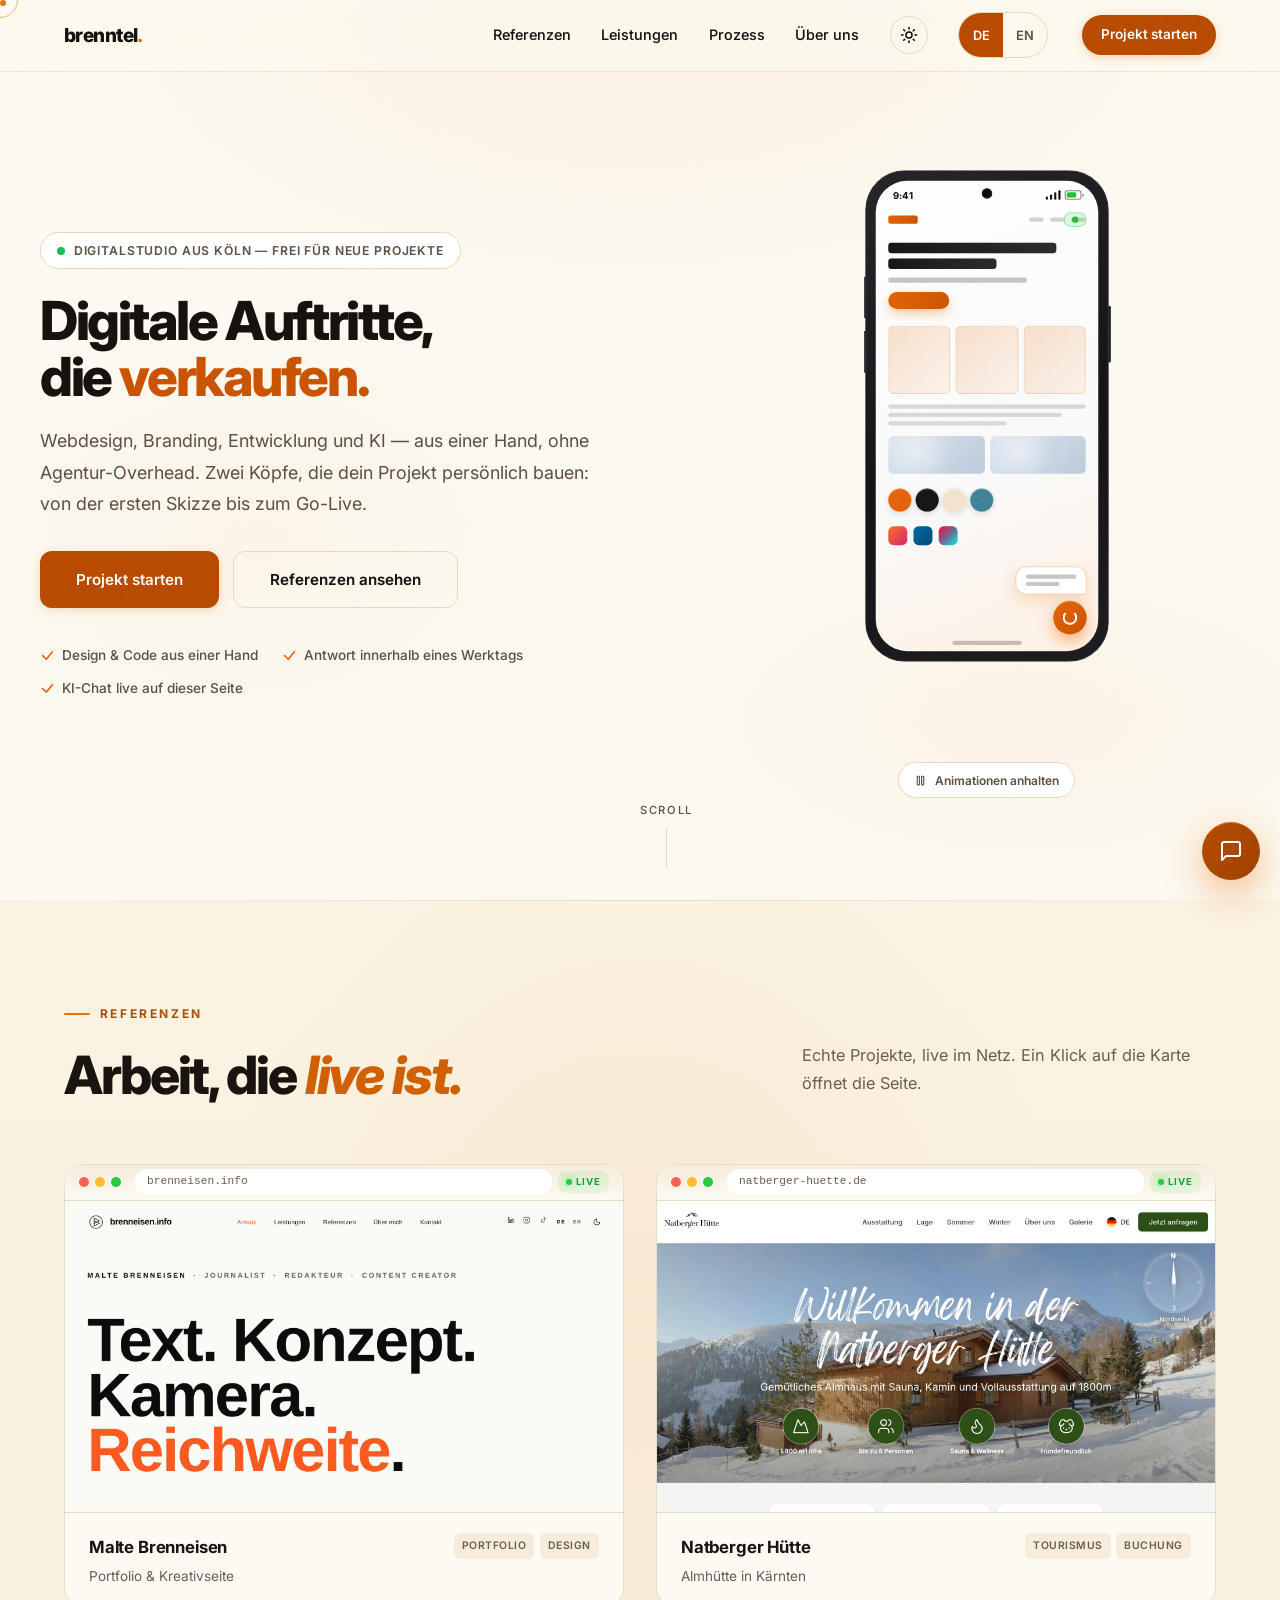
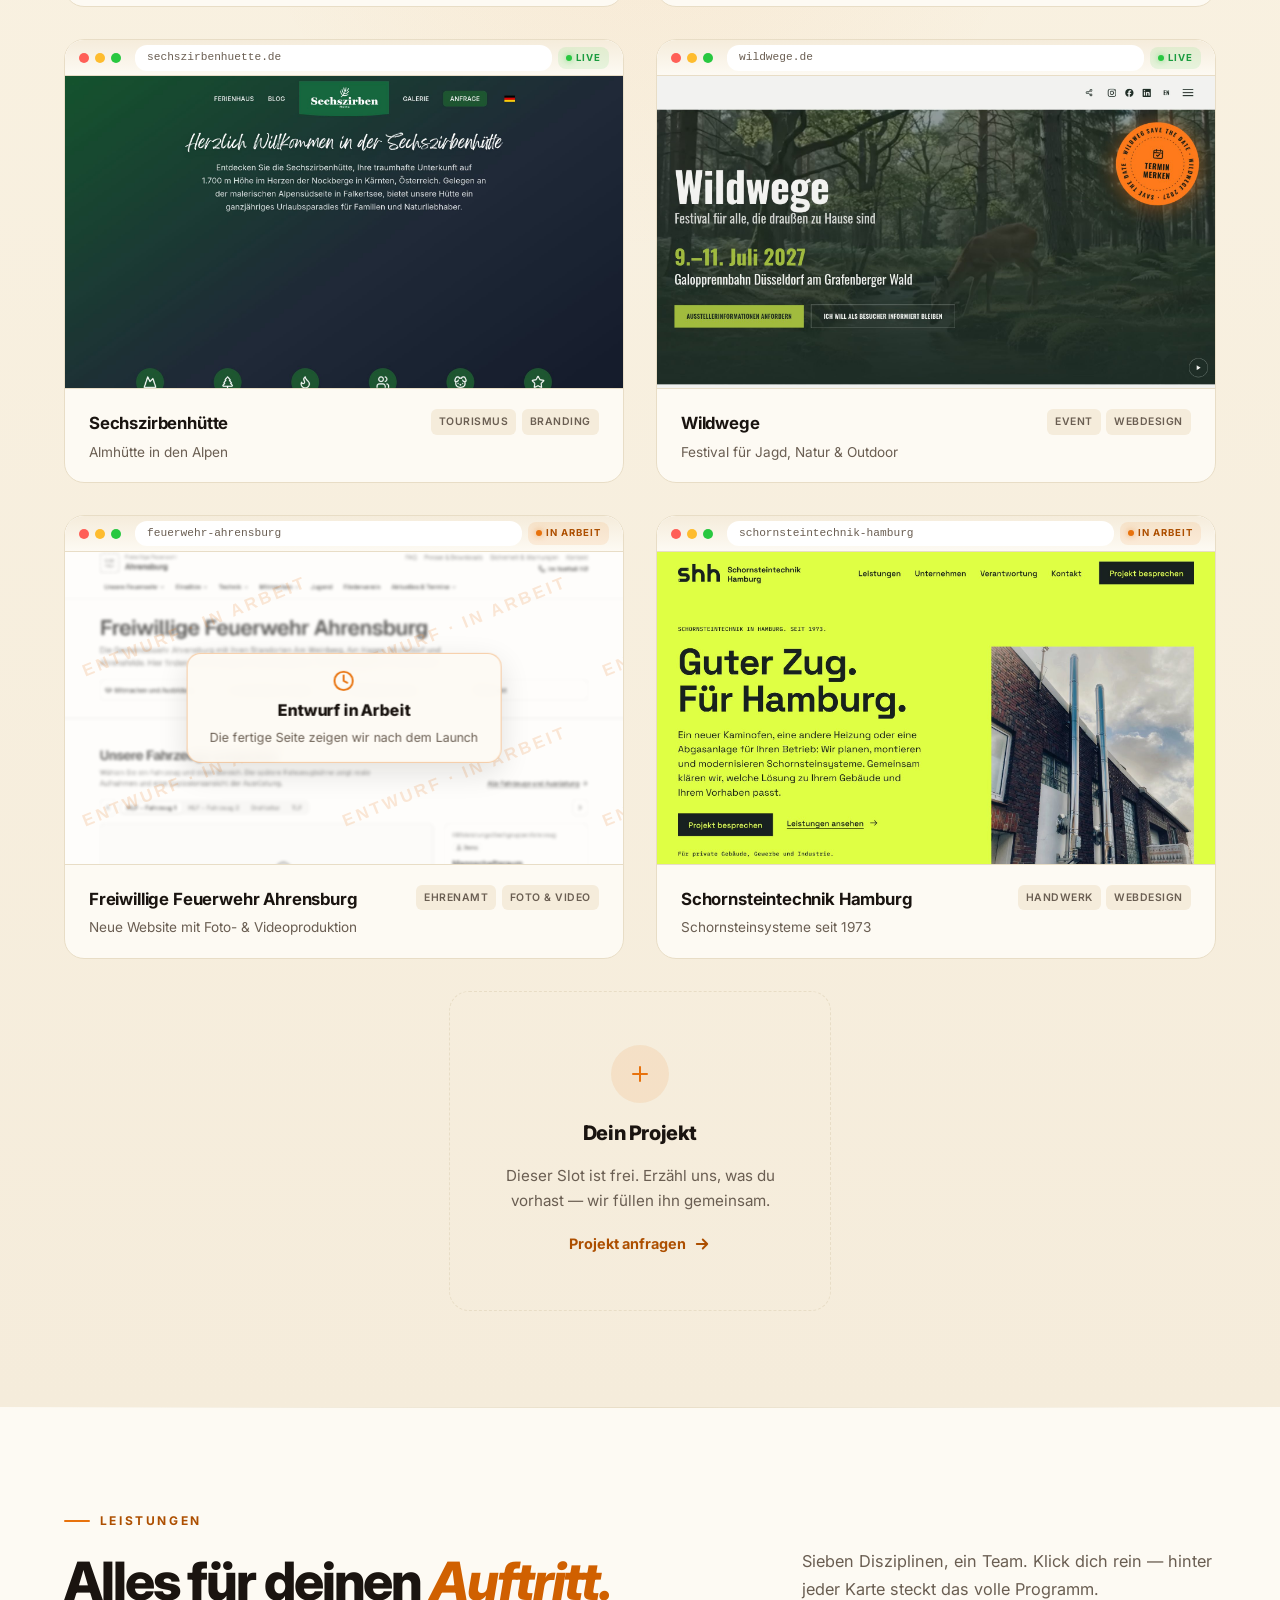
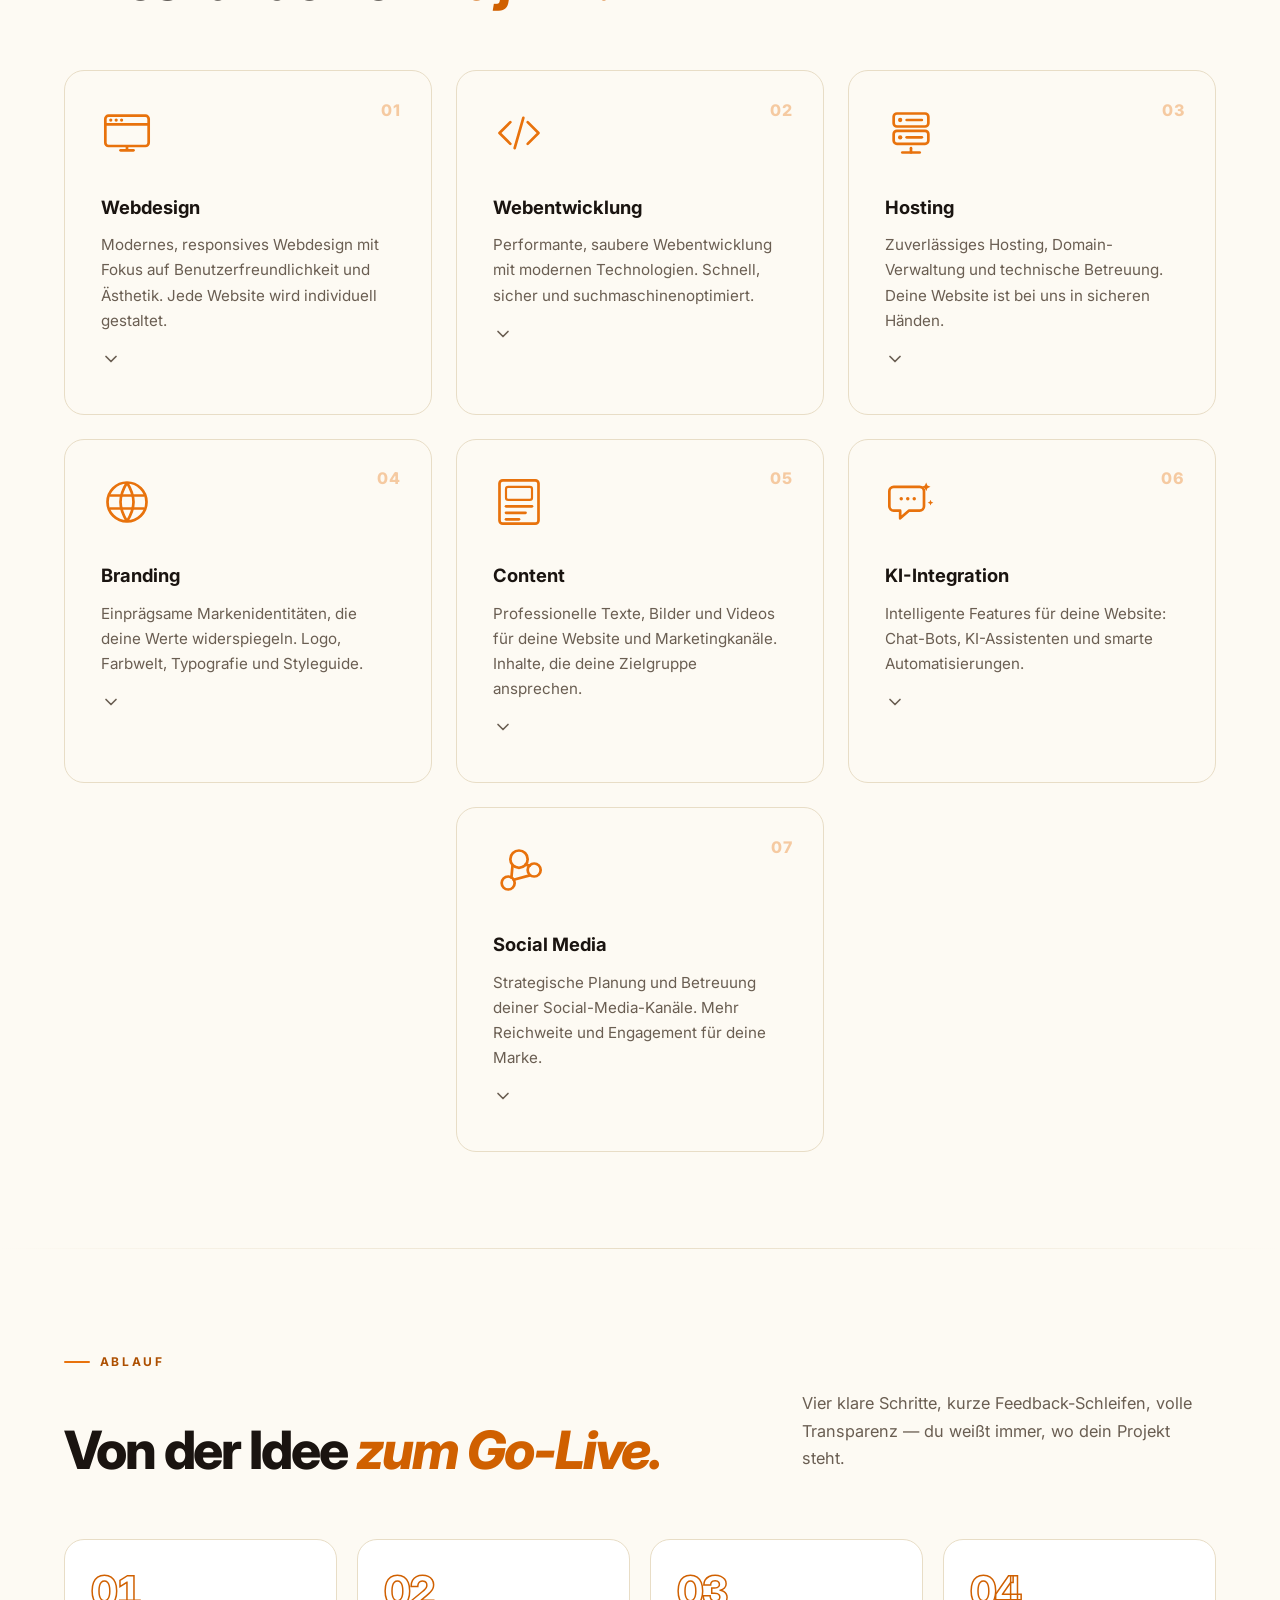
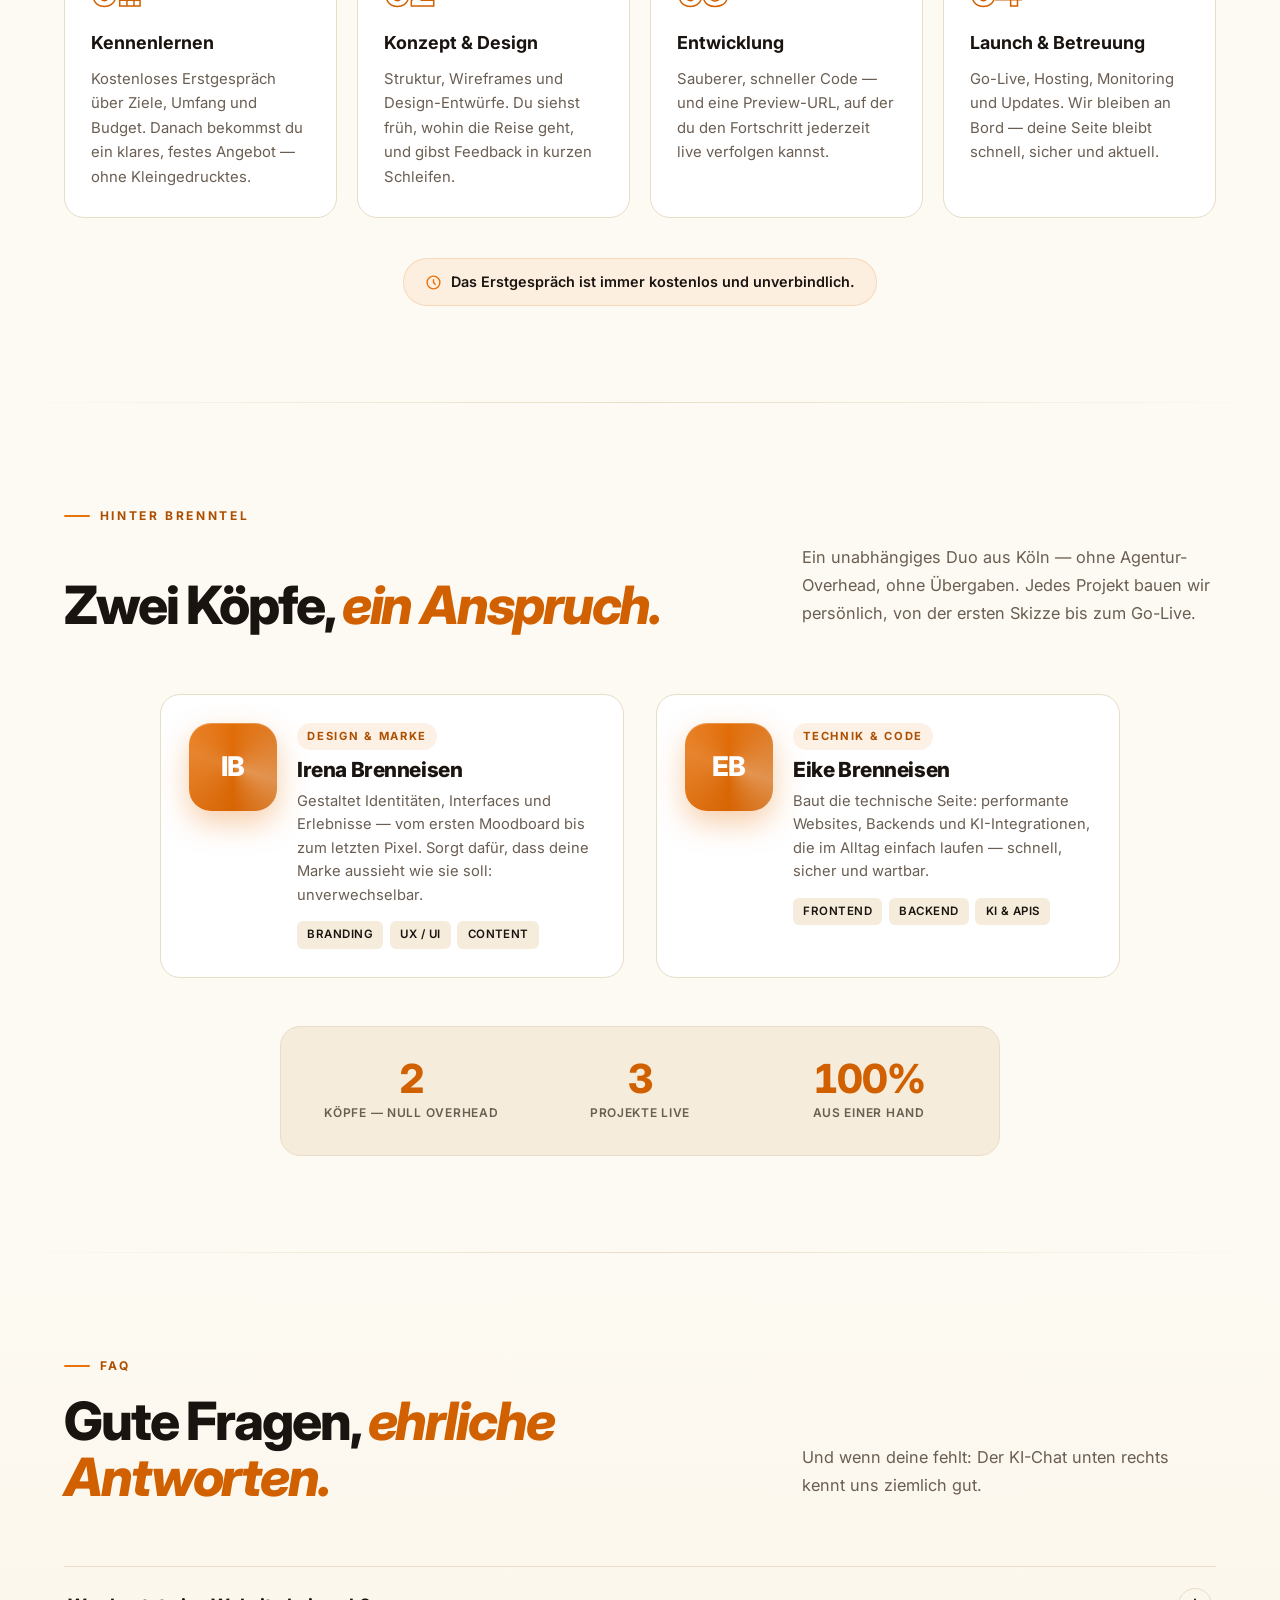
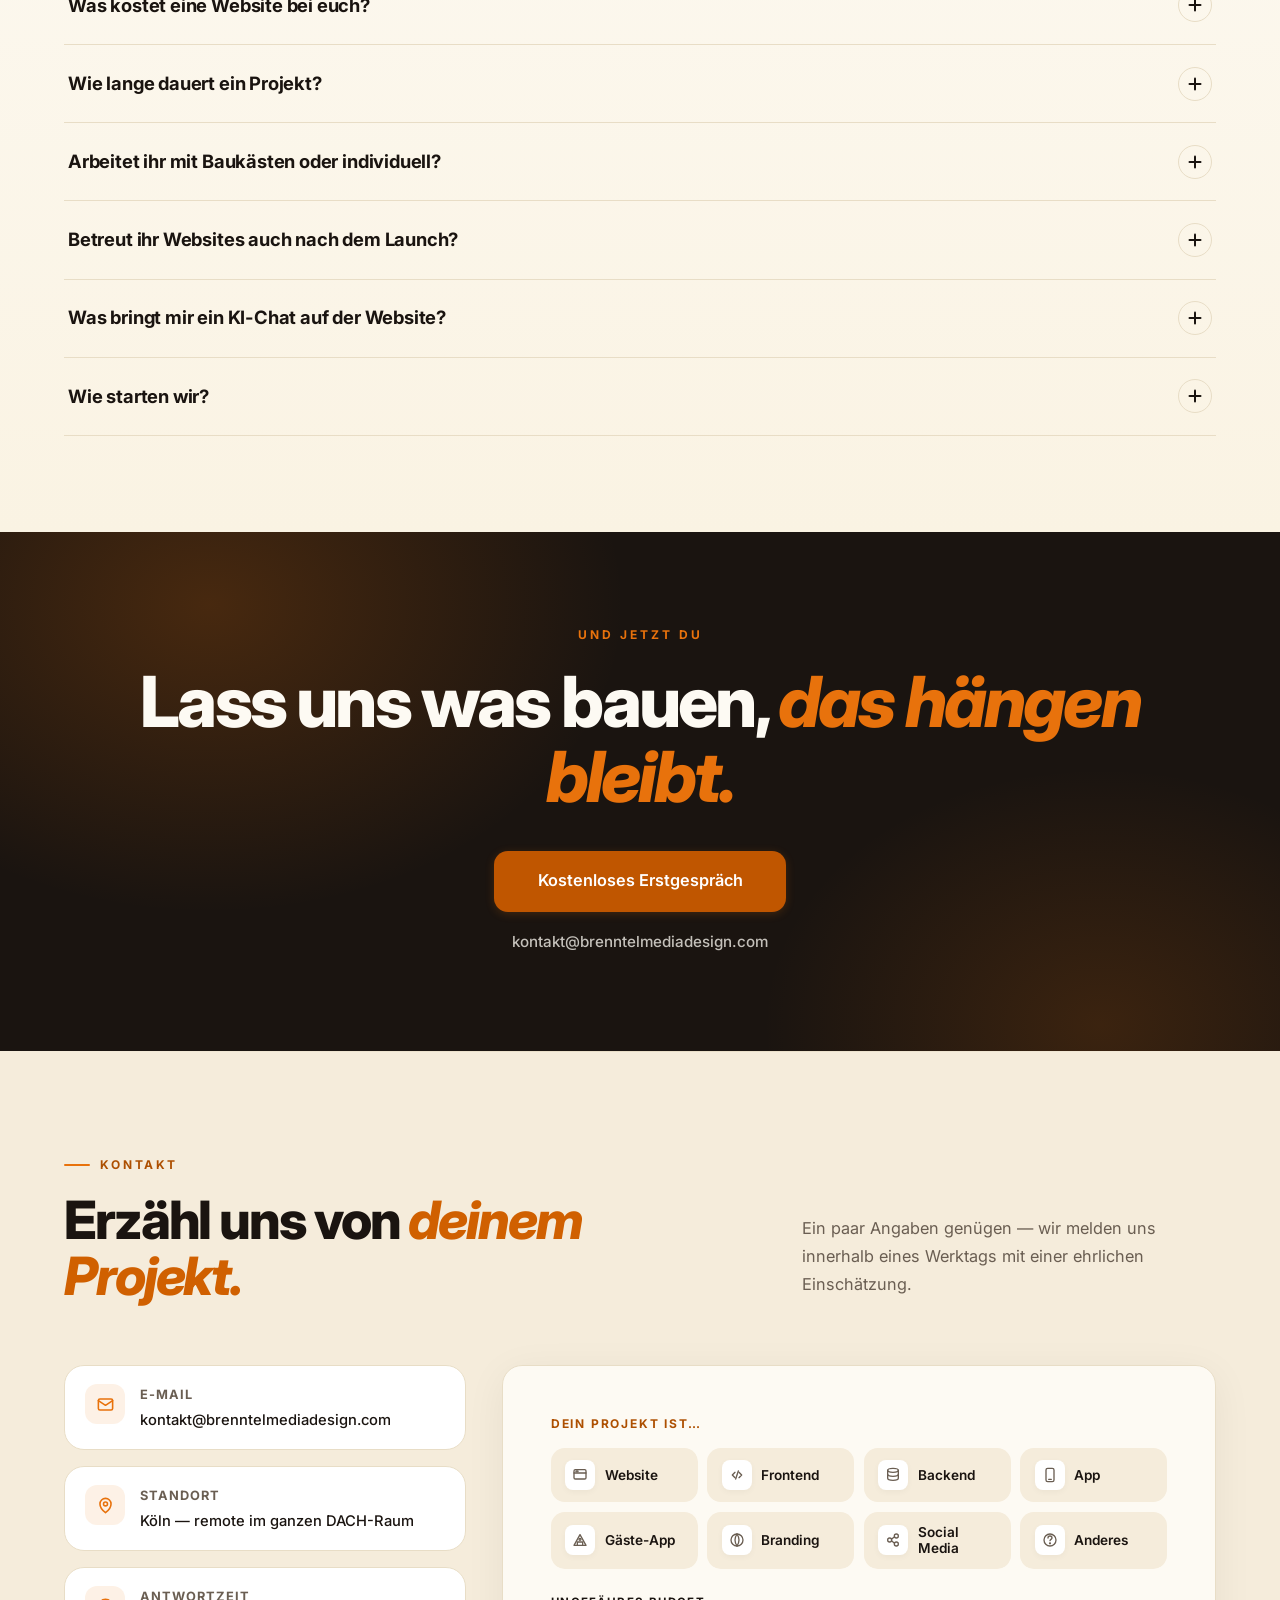
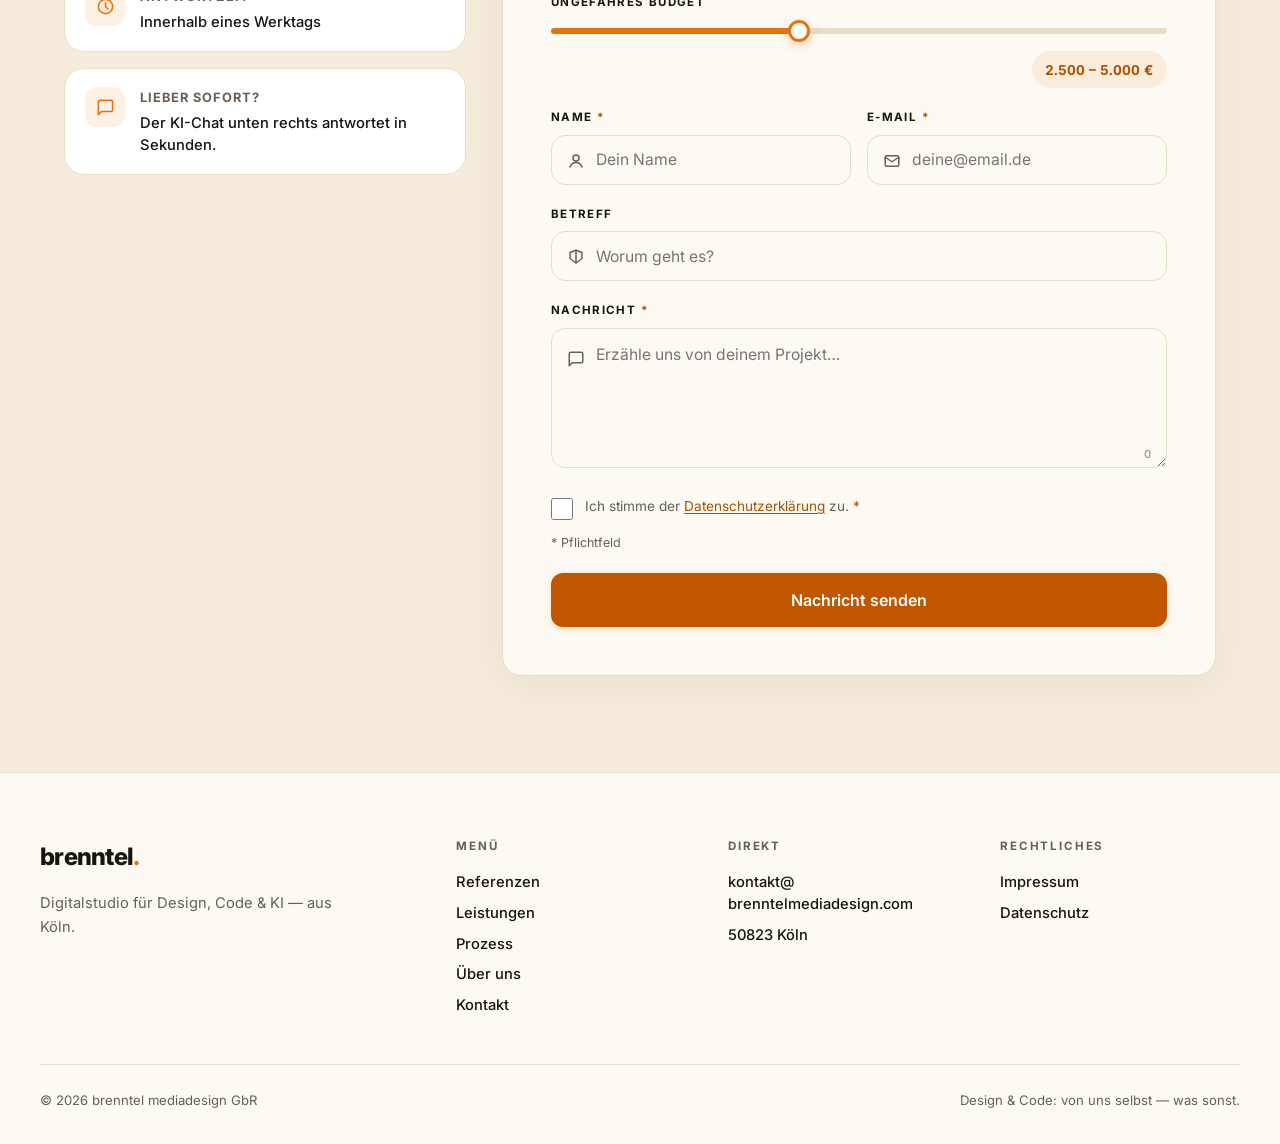
<file: index.html>
<!DOCTYPE html>
<html lang="de">
<head>
  <meta charset="UTF-8">
  <meta name="viewport" content="width=device-width, initial-scale=1.0">
  <title>brenntel mediadesign — Digitalstudio für Webdesign, Branding &amp; KI in Köln</title>
  <meta name="description" content="brenntel mediadesign — Digitalstudio aus Köln: Webdesign, Webentwicklung, Branding und KI-Integration aus einer Hand. Zwei Köpfe, die dein Projekt persönlich bauen — von der ersten Skizze bis zum Go-Live.">
  <meta property="og:title" content="brenntel mediadesign — Digitalstudio aus Köln">
  <meta property="og:description" content="Webdesign, Branding, Entwicklung und KI-Integration aus einer Hand. Digitale Auftritte, die hängen bleiben.">
  <meta property="og:type" content="website">
  <meta property="og:url" content="https://brenntelmediadesign.com">
  <meta property="og:site_name" content="brenntel mediadesign">
  <meta property="og:image" content="https://brenntelmediadesign.com/assets/og.png">
  <meta property="og:image:width" content="1200">
  <meta property="og:image:height" content="630">
  <meta property="og:locale" content="de_DE">
  <meta property="og:locale:alternate" content="en_US">
  <meta name="twitter:card" content="summary_large_image">
  <meta name="twitter:title" content="brenntel mediadesign — Digitalstudio aus Köln">
  <meta name="twitter:description" content="Webdesign, Branding, Entwicklung und KI-Integration aus einer Hand.">
  <meta name="twitter:image" content="https://brenntelmediadesign.com/assets/og.png">
  <link rel="canonical" href="https://brenntelmediadesign.com">
  <link rel="icon" type="image/svg+xml" href="favicon.svg">
  <link rel="preconnect" href="https://fonts.googleapis.com">
  <link rel="preconnect" href="https://fonts.gstatic.com" crossorigin>
  <link href="https://fonts.googleapis.com/css2?family=Inter:wght@300;400;500;600;700;800&display=swap" rel="stylesheet">
  <link rel="stylesheet" href="css/shared.css?v=20261024a">
  <link rel="stylesheet" href="css/main.css?v=20261026a">
  <script type="application/ld+json">
  {
    "@context": "https://schema.org",
    "@type": "ProfessionalService",
    "name": "brenntel mediadesign GbR",
    "alternateName": "brenntel",
    "url": "https://brenntelmediadesign.com",
    "email": "kontakt@brenntelmediadesign.com",
    "description": "Digitalstudio aus Köln: Webdesign, Webentwicklung, Branding, Content, Social Media, Hosting und KI-Integration aus einer Hand.",
    "address": {
      "@type": "PostalAddress",
      "postalCode": "50823",
      "addressLocality": "Köln",
      "addressCountry": "DE"
    },
    "founder": [
      { "@type": "Person", "name": "Irena-Marie Brenneisen" },
      { "@type": "Person", "name": "Eike Brenneisen" }
    ],
    "knowsAbout": ["Webdesign", "Webentwicklung", "Branding", "KI-Integration", "Content-Erstellung", "Social Media", "Hosting"],
    "areaServed": "DE"
  }
  </script>
  <script type="application/ld+json">
  {
    "@context": "https://schema.org",
    "@type": "FAQPage",
    "mainEntity": [
      {
        "@type": "Question",
        "name": "Was kostet eine Website bei euch?",
        "acceptedAnswer": { "@type": "Answer", "text": "Das hängt vom Umfang ab — eine kompakte Landingpage spielt in einer anderen Liga als ein Auftritt mit Buchung, CMS und KI-Chat. Im Kontaktformular kannst du deinen Budgetrahmen angeben, und nach einem kostenlosen Erstgespräch bekommst du ein festes, transparentes Angebot — ohne Kleingedrucktes." }
      },
      {
        "@type": "Question",
        "name": "Wie lange dauert ein Projekt?",
        "acceptedAnswer": { "@type": "Answer", "text": "Je nach Umfang typischerweise zwischen zwei und acht Wochen. Einen verbindlichen Zeitplan bekommst du mit dem Angebot — und über eine Preview-URL siehst du den Fortschritt jederzeit live." }
      },
      {
        "@type": "Question",
        "name": "Arbeitet ihr mit Baukästen oder individuell?",
        "acceptedAnswer": { "@type": "Answer", "text": "Individuell. Wir bauen mit sauberem, performantem Code statt mit Template-Baukästen — das macht deine Seite schneller, flexibler und unverwechselbar. Wo ein CMS sinnvoll ist, integrieren wir es passend zu deinem Workflow." }
      },
      {
        "@type": "Question",
        "name": "Betreut ihr Websites auch nach dem Launch?",
        "acceptedAnswer": { "@type": "Answer", "text": "Ja. Hosting, Domains, SSL, Backups, Updates und Monitoring — auf Wunsch übernehmen wir die komplette technische Betreuung, damit deine Seite dauerhaft schnell und erreichbar bleibt." }
      },
      {
        "@type": "Question",
        "name": "Was bringt mir ein KI-Chat auf der Website?",
        "acceptedAnswer": { "@type": "Answer", "text": "Ein KI-Chat beantwortet Fragen deiner Besucher rund um die Uhr — zu Angebot, Preisen oder Ablauf — und sammelt qualifizierte Anfragen ein. Wie sich das anfühlt, kannst du direkt hier testen: unten rechts läuft unser eigener." }
      },
      {
        "@type": "Question",
        "name": "Wie starten wir?",
        "acceptedAnswer": { "@type": "Answer", "text": "Schreib uns an kontakt@brenntelmediadesign.com oder nutze das Kontaktformular. Wir melden uns innerhalb eines Werktags und vereinbaren ein kostenloses, unverbindliches Erstgespräch." }
      }
    ]
  }
  </script>
</head>
<body>

  <a class="skip-link" href="#main" data-de="Zum Inhalt springen" data-en="Skip to content">Zum Inhalt springen</a>

  <!-- ======== Preloader ======== -->
  <div class="preloader" id="preloader" aria-hidden="true">
    <div class="preloader-content">
      <div class="preloader-logo">brenntel<span class="accent">.</span></div>
      <div class="preloader-bar"><div class="preloader-bar-fill"></div></div>
      <p class="preloader-sub" data-de="mediadesign" data-en="mediadesign">mediadesign</p>
    </div>
  </div>

  <!-- Grain overlay (premium film texture) -->
  <div class="noise-overlay" aria-hidden="true"></div>

  <!-- Custom Cursor -->
  <div class="cursor-dot" aria-hidden="true"></div>
  <div class="cursor-ring" aria-hidden="true"></div>

  <!-- ======== Header ======== -->
  <header class="site-header" role="banner">
    <div class="header-inner">
      <a href="#hero" class="logo" aria-label="brenntel mediadesign GbR — Startseite">brenntel<span>.</span></a>

      <!-- Desktop Navigation -->
      <nav class="nav-desktop" aria-label="Hauptnavigation" data-de-aria-label="Hauptnavigation" data-en-aria-label="Main navigation">
        <a href="#work" data-de="Referenzen" data-en="Work">Referenzen</a>
        <a href="#services" data-de="Leistungen" data-en="Services">Leistungen</a>
        <a href="#process" data-de="Prozess" data-en="Process">Prozess</a>
        <a href="#about" data-de="Über uns" data-en="About">Über uns</a>
        <button class="theme-toggle" type="button" aria-pressed="false" aria-label="Dunkles Design" data-de-aria-label="Dunkles Design" data-en-aria-label="Dark mode">
          <svg class="theme-toggle-sun" viewBox="0 0 24 24" fill="none" stroke="currentColor" stroke-width="2" stroke-linecap="round" stroke-linejoin="round" aria-hidden="true"><circle cx="12" cy="12" r="4"/><path d="M12 2v2M12 20v2M4.93 4.93l1.41 1.41M17.66 17.66l1.41 1.41M2 12h2M20 12h2M4.93 19.07l1.41-1.41M17.66 6.34l1.41-1.41"/></svg>
          <svg class="theme-toggle-moon" viewBox="0 0 24 24" fill="none" stroke="currentColor" stroke-width="2" stroke-linecap="round" stroke-linejoin="round" aria-hidden="true"><path d="M21 12.8A9 9 0 1 1 11.2 3a7 7 0 0 0 9.8 9.8z"/></svg>
        </button>
        <div class="lang-toggle" role="group" aria-label="Sprachauswahl" data-de-aria-label="Sprachauswahl" data-en-aria-label="Language">
          <button type="button" data-lang="de" class="active" aria-pressed="true" aria-label="Deutsch" lang="de">DE</button>
          <button type="button" data-lang="en" aria-pressed="false" aria-label="English" lang="en">EN</button>
        </div>
        <a href="#contact" class="btn btn-nav" data-de="Projekt starten" data-en="Start a project">Projekt starten</a>
      </nav>

      <!-- Mobile: Theme + Language Toggle + Hamburger -->
      <div class="header-mobile-actions">
        <button class="theme-toggle" type="button" aria-pressed="false" aria-label="Dunkles Design" data-de-aria-label="Dunkles Design" data-en-aria-label="Dark mode">
          <svg class="theme-toggle-sun" viewBox="0 0 24 24" fill="none" stroke="currentColor" stroke-width="2" stroke-linecap="round" stroke-linejoin="round" aria-hidden="true"><circle cx="12" cy="12" r="4"/><path d="M12 2v2M12 20v2M4.93 4.93l1.41 1.41M17.66 17.66l1.41 1.41M2 12h2M20 12h2M4.93 19.07l1.41-1.41M17.66 6.34l1.41-1.41"/></svg>
          <svg class="theme-toggle-moon" viewBox="0 0 24 24" fill="none" stroke="currentColor" stroke-width="2" stroke-linecap="round" stroke-linejoin="round" aria-hidden="true"><path d="M21 12.8A9 9 0 1 1 11.2 3a7 7 0 0 0 9.8 9.8z"/></svg>
        </button>
        <div class="lang-toggle" role="group" aria-label="Sprachauswahl" data-de-aria-label="Sprachauswahl" data-en-aria-label="Language">
          <button type="button" data-lang="de" class="active" aria-pressed="true" aria-label="Deutsch" lang="de">DE</button>
          <button type="button" data-lang="en" aria-pressed="false" aria-label="English" lang="en">EN</button>
        </div>
        <button class="hamburger" type="button" aria-label="Menü" aria-expanded="false" aria-controls="nav-mobile">
          <span></span>
          <span></span>
          <span></span>
        </button>
      </div>
    </div>

    <!-- Mobile Navigation -->
    <nav class="nav-mobile" id="nav-mobile" aria-label="Hauptnavigation" data-de-aria-label="Hauptnavigation" data-en-aria-label="Main navigation">
      <div class="nav-mobile-inner">
        <a href="#work">
          <span data-de="Referenzen" data-en="Work">Referenzen</span>
          <svg class="nav-mobile-chevron" width="16" height="16" viewBox="0 0 24 24" fill="none" stroke="currentColor" stroke-width="2.5" stroke-linecap="round" stroke-linejoin="round" aria-hidden="true"><path d="M9 18l6-6-6-6"/></svg>
        </a>
        <a href="#services">
          <span data-de="Leistungen" data-en="Services">Leistungen</span>
          <svg class="nav-mobile-chevron" width="16" height="16" viewBox="0 0 24 24" fill="none" stroke="currentColor" stroke-width="2.5" stroke-linecap="round" stroke-linejoin="round" aria-hidden="true"><path d="M9 18l6-6-6-6"/></svg>
        </a>
        <a href="#process">
          <span data-de="Prozess" data-en="Process">Prozess</span>
          <svg class="nav-mobile-chevron" width="16" height="16" viewBox="0 0 24 24" fill="none" stroke="currentColor" stroke-width="2.5" stroke-linecap="round" stroke-linejoin="round" aria-hidden="true"><path d="M9 18l6-6-6-6"/></svg>
        </a>
        <a href="#about">
          <span data-de="Über uns" data-en="About">Über uns</span>
          <svg class="nav-mobile-chevron" width="16" height="16" viewBox="0 0 24 24" fill="none" stroke="currentColor" stroke-width="2.5" stroke-linecap="round" stroke-linejoin="round" aria-hidden="true"><path d="M9 18l6-6-6-6"/></svg>
        </a>
        <a href="#contact">
          <span data-de="Kontakt" data-en="Contact">Kontakt</span>
          <svg class="nav-mobile-chevron" width="16" height="16" viewBox="0 0 24 24" fill="none" stroke="currentColor" stroke-width="2.5" stroke-linecap="round" stroke-linejoin="round" aria-hidden="true"><path d="M9 18l6-6-6-6"/></svg>
        </a>
      </div>
    </nav>
    <div class="nav-overlay" aria-hidden="true"></div>
  </header>

  <main id="main" tabindex="-1">
    <!-- ======== Hero ======== -->
    <section class="hero" id="hero">
      <div class="hero-gradient" aria-hidden="true"></div>

      <div class="hero-content">
        <div class="hero-text">
          <p class="hero-eyebrow">
            <span class="hero-eyebrow-dot" aria-hidden="true"></span>
            <span data-de="Digitalstudio aus Köln — frei für neue Projekte" data-en="Digital studio from Cologne — open for new projects">Digitalstudio aus Köln — frei für neue Projekte</span>
          </p>
          <h1>
            <span class="hero-title-line" data-de="Digitale Auftritte," data-en="Digital experiences">Digitale Auftritte,</span>
            <span class="hero-title-line hero-title-line-2">
              <span data-de="die" data-en="that">die</span>
              <span class="hero-rotator"
                    data-words-de="hängen bleiben.|verkaufen.|performen."
                    data-words-en="stick.|sell.|perform.">
                <span class="hero-rotator-word">hängen bleiben.</span>
              </span>
            </span>
          </h1>
          <p class="hero-sub" data-de="Webdesign, Branding, Entwicklung und KI — aus einer Hand, ohne Agentur-Overhead. Zwei Köpfe, die dein Projekt persönlich bauen: von der ersten Skizze bis zum Go-Live." data-en="Web design, branding, development and AI — from one team, without agency overhead. Two minds building your project personally: from first sketch to go-live.">Webdesign, Branding, Entwicklung und KI — aus einer Hand, ohne Agentur-Overhead. Zwei Köpfe, die dein Projekt persönlich bauen: von der ersten Skizze bis zum Go-Live.</p>
          <div class="hero-cta">
            <a href="#contact" class="btn btn-primary" data-de="Projekt starten" data-en="Start a project">Projekt starten</a>
            <a href="#work" class="btn btn-ghost" data-de="Referenzen ansehen" data-en="See our work">Referenzen ansehen</a>
          </div>
          <ul class="hero-facts">
            <li>
              <svg viewBox="0 0 24 24" fill="none" stroke="currentColor" stroke-width="2.5" stroke-linecap="round" stroke-linejoin="round" aria-hidden="true"><polyline points="4,12 10,18 20,6"/></svg>
              <span data-de="Design &amp; Code aus einer Hand" data-en="Design &amp; code from one team">Design &amp; Code aus einer Hand</span>
            </li>
            <li>
              <svg viewBox="0 0 24 24" fill="none" stroke="currentColor" stroke-width="2.5" stroke-linecap="round" stroke-linejoin="round" aria-hidden="true"><polyline points="4,12 10,18 20,6"/></svg>
              <span data-de="Antwort innerhalb eines Werktags" data-en="Reply within one business day">Antwort innerhalb eines Werktags</span>
            </li>
            <li>
              <svg viewBox="0 0 24 24" fill="none" stroke="currentColor" stroke-width="2.5" stroke-linecap="round" stroke-linejoin="round" aria-hidden="true"><polyline points="4,12 10,18 20,6"/></svg>
              <span data-de="KI-Chat live auf dieser Seite" data-en="AI chat live on this site">KI-Chat live auf dieser Seite</span>
            </li>
          </ul>
        </div>

        <div class="hero-visual">
          <!-- Unified portrait scene that fills up over time -->
          <div class="hero-scene" aria-hidden="true">
            <div class="hs-device">
              <div class="hs-screen">
              <div class="hs-bar">
                <span class="hs-time">9:41</span>
                <span class="hs-punch"></span>
                <span class="hs-status">
                  <span class="hs-sig"><i></i><i></i><i></i><i></i></span>
                  <span class="hs-batt"><i></i></span>
                </span>
              </div>
              <div class="hs-page">
                <div class="hs-nav">
                  <span class="hs-logo"></span>
                  <span class="hs-menu-item"></span>
                  <span class="hs-menu-item"></span>
                  <span class="hs-menu-item"></span>
                </div>
                <div class="hs-hero-block">
                  <span class="hs-headline"></span>
                  <span class="hs-headline hs-headline-short"></span>
                  <span class="hs-subline"></span>
                  <span class="hs-cta"></span>
                </div>
                <div class="hs-cards">
                  <div class="hs-card"></div>
                  <div class="hs-card"></div>
                  <div class="hs-card"></div>
                </div>
                <div class="hs-content">
                  <span class="hs-line"></span>
                  <span class="hs-line"></span>
                  <span class="hs-line hs-line-short"></span>
                </div>
                <div class="hs-gallery">
                  <div class="hs-thumb"></div>
                  <div class="hs-thumb"></div>
                </div>
                <div class="hs-palette">
                  <span class="hs-swatch"></span>
                  <span class="hs-swatch"></span>
                  <span class="hs-swatch"></span>
                  <span class="hs-swatch"></span>
                </div>
                <div class="hs-social">
                  <span class="hs-social-icon"></span>
                  <span class="hs-social-icon"></span>
                  <span class="hs-social-icon"></span>
                </div>
              </div>
              <div class="hs-chat">
                <div class="hs-chat-bubble">
                  <span class="hs-chat-line"></span>
                  <span class="hs-chat-line hs-chat-line-short"></span>
                </div>
                <div class="hs-chat-button"></div>
              </div>
              <div class="hs-live">
                <span class="hs-live-dot"></span>
              </div>
              <span class="hs-home"></span>
              </div>
            </div>
            <div class="hs-caption">
              <span class="hs-caption-text hs-cap-1" data-de="Moderne Websites, die vom ersten Moment überzeugen." data-en="Modern websites that win you over from the first moment.">Moderne Websites, die vom ersten Moment überzeugen.</span>
              <span class="hs-caption-text hs-cap-2" data-de="Inhalte, die deine Marke sichtbar machen." data-en="Content that puts your brand in the spotlight.">Inhalte, die deine Marke sichtbar machen.</span>
              <span class="hs-caption-text hs-cap-3" data-de="Eine Marke mit Charakter — von Logo bis Farbwelt." data-en="A brand with character — from logo to color palette.">Eine Marke mit Charakter — von Logo bis Farbwelt.</span>
              <span class="hs-caption-text hs-cap-4" data-de="KI-Chat, der rund um die Uhr Fragen beantwortet." data-en="An AI chat that answers questions around the clock.">KI-Chat, der rund um die Uhr Fragen beantwortet.</span>
              <span class="hs-caption-text hs-cap-5" data-de="Zuverlässig gehostet — immer online, 24/7." data-en="Reliably hosted — always online, 24/7.">Zuverlässig gehostet — immer online, 24/7.</span>
            </div>
          </div>
          <!-- Hält alle Endlos-Animationen der Seite an (WCAG 2.2.2) -->
          <button class="motion-toggle" type="button">
            <svg class="motion-toggle-pause" viewBox="0 0 24 24" fill="none" stroke="currentColor" stroke-width="2" stroke-linecap="round" stroke-linejoin="round" aria-hidden="true"><rect x="6" y="4" width="4" height="16" rx="1"/><rect x="14" y="4" width="4" height="16" rx="1"/></svg>
            <svg class="motion-toggle-play" viewBox="0 0 24 24" fill="none" stroke="currentColor" stroke-width="2" stroke-linecap="round" stroke-linejoin="round" aria-hidden="true"><polygon points="6 3 20 12 6 21 6 3"/></svg>
            <span class="motion-toggle-label-pause" data-de="Animationen anhalten" data-en="Pause animations">Animationen anhalten</span>
            <span class="motion-toggle-label-play" data-de="Animationen fortsetzen" data-en="Play animations">Animationen fortsetzen</span>
          </button>
        </div>
      </div>

      <div class="scroll-indicator" aria-hidden="true">
        <span data-de="Scroll" data-en="Scroll">Scroll</span>
        <div class="scroll-line"></div>
      </div>
    </section>

    <!-- ======== Work / References ======== -->
    <section class="work" id="work">
      <div class="container">
        <div class="section-head fade-in">
          <span class="section-eyebrow" data-de="Referenzen" data-en="Selected Work">Referenzen</span>
          <div class="section-head-row">
            <h2 class="section-heading">
              <span data-de="Arbeit, die" data-en="Work that's">Arbeit, die</span>
              <em data-de="live ist." data-en="live.">live ist.</em>
            </h2>
            <p class="section-lead" data-de="Echte Projekte, live im Netz. Ein Klick auf die Karte öffnet die Seite." data-en="Real projects, live on the web. Click a card to open the site.">Echte Projekte, live im Netz. Ein Klick auf die Karte öffnet die Seite.</p>
          </div>
        </div>

        <div class="work-grid stagger-children">

          <a class="work-card fade-in" href="https://brenneisen.info" target="_blank" rel="noopener noreferrer" aria-label="Malte Brenneisen – Portfolio ansehen (öffnet in neuem Tab)" data-de-aria-label="Malte Brenneisen – Portfolio ansehen (öffnet in neuem Tab)" data-en-aria-label="Malte Brenneisen – view portfolio (opens in a new tab)">
            <div class="work-frame">
              <div class="work-frame-bar">
                <span class="work-dot"></span>
                <span class="work-dot"></span>
                <span class="work-dot"></span>
                <span class="work-url">brenneisen.info</span>
                <span class="work-live"><span class="work-live-dot"></span>LIVE</span>
              </div>
              <div class="work-viewport">
                <div class="work-skeleton" aria-hidden="true"></div>
                <img src="assets/work/brenneisen.jpg" alt="Startseite von brenneisen.info" width="1280" height="900" loading="lazy" decoding="async">
                <div class="work-overlay">
                  <span class="work-overlay-cta" data-de="Live ansehen" data-en="View live">Live ansehen</span>
                  <svg width="20" height="20" viewBox="0 0 24 24" fill="none" stroke="currentColor" stroke-width="2.5" stroke-linecap="round" stroke-linejoin="round" aria-hidden="true"><path d="M7 17L17 7M7 7h10v10"/></svg>
                </div>
              </div>
            </div>
            <div class="work-info">
              <div class="work-info-text">
                <h3>Malte Brenneisen</h3>
                <p data-de="Portfolio &amp; Kreativseite" data-en="Portfolio &amp; creative site">Portfolio &amp; Kreativseite</p>
              </div>
              <div class="work-tags">
                <span>Portfolio</span>
                <span>Design</span>
              </div>
            </div>
          </a>

          <a class="work-card fade-in" href="https://natberger-huette.de" target="_blank" rel="noopener noreferrer" aria-label="Natberger Hütte – Website ansehen (öffnet in neuem Tab)" data-de-aria-label="Natberger Hütte – Website ansehen (öffnet in neuem Tab)" data-en-aria-label="Natberger Hütte – view website (opens in a new tab)">
            <div class="work-frame">
              <div class="work-frame-bar">
                <span class="work-dot"></span>
                <span class="work-dot"></span>
                <span class="work-dot"></span>
                <span class="work-url">natberger-huette.de</span>
                <span class="work-live"><span class="work-live-dot"></span>LIVE</span>
              </div>
              <div class="work-viewport">
                <div class="work-skeleton" aria-hidden="true"></div>
                <img src="assets/work/natberger-huette.jpg" alt="Startseite der Natberger Hütte" width="1280" height="900" loading="lazy" decoding="async">
                <div class="work-overlay">
                  <span class="work-overlay-cta" data-de="Live ansehen" data-en="View live">Live ansehen</span>
                  <svg width="20" height="20" viewBox="0 0 24 24" fill="none" stroke="currentColor" stroke-width="2.5" stroke-linecap="round" stroke-linejoin="round" aria-hidden="true"><path d="M7 17L17 7M7 7h10v10"/></svg>
                </div>
              </div>
            </div>
            <div class="work-info">
              <div class="work-info-text">
                <h3>Natberger Hütte</h3>
                <p data-de="Almhütte in Kärnten" data-en="Alpine cabin in Carinthia">Almhütte in Kärnten</p>
              </div>
              <div class="work-tags">
                <span>Tourismus</span>
                <span>Buchung</span>
              </div>
            </div>
          </a>

          <a class="work-card fade-in" href="https://sechszirbenhuette.de" target="_blank" rel="noopener noreferrer" aria-label="Sechszirbenhütte – Website ansehen (öffnet in neuem Tab)" data-de-aria-label="Sechszirbenhütte – Website ansehen (öffnet in neuem Tab)" data-en-aria-label="Sechszirbenhütte – view website (opens in a new tab)">
            <div class="work-frame">
              <div class="work-frame-bar">
                <span class="work-dot"></span>
                <span class="work-dot"></span>
                <span class="work-dot"></span>
                <span class="work-url">sechszirbenhuette.de</span>
                <span class="work-live"><span class="work-live-dot"></span>LIVE</span>
              </div>
              <div class="work-viewport">
                <div class="work-skeleton" aria-hidden="true"></div>
                <img src="assets/work/sechszirbenhuette.jpg" alt="Startseite der Sechszirbenhütte" width="1280" height="900" loading="lazy" decoding="async">
                <div class="work-overlay">
                  <span class="work-overlay-cta" data-de="Live ansehen" data-en="View live">Live ansehen</span>
                  <svg width="20" height="20" viewBox="0 0 24 24" fill="none" stroke="currentColor" stroke-width="2.5" stroke-linecap="round" stroke-linejoin="round" aria-hidden="true"><path d="M7 17L17 7M7 7h10v10"/></svg>
                </div>
              </div>
            </div>
            <div class="work-info">
              <div class="work-info-text">
                <h3>Sechszirbenhütte</h3>
                <p data-de="Almhütte in den Alpen" data-en="Alpine mountain lodge">Almhütte in den Alpen</p>
              </div>
              <div class="work-tags">
                <span>Tourismus</span>
                <span>Branding</span>
              </div>
            </div>
          </a>

          <a class="work-card fade-in" href="https://wildwege.de" target="_blank" rel="noopener noreferrer" aria-label="Wildwege – Festival-Website ansehen (öffnet in neuem Tab)" data-de-aria-label="Wildwege – Festival-Website ansehen (öffnet in neuem Tab)" data-en-aria-label="Wildwege – view festival website (opens in a new tab)">
            <div class="work-frame">
              <div class="work-frame-bar">
                <span class="work-dot"></span>
                <span class="work-dot"></span>
                <span class="work-dot"></span>
                <span class="work-url">wildwege.de</span>
                <span class="work-live"><span class="work-live-dot"></span>LIVE</span>
              </div>
              <div class="work-viewport">
                <div class="work-skeleton" aria-hidden="true"></div>
                <img src="assets/work/wildwege.jpg" alt="Startseite des Wildwege-Festivals" width="1280" height="900" loading="lazy" decoding="async">
                <div class="work-overlay">
                  <span class="work-overlay-cta" data-de="Live ansehen" data-en="View live">Live ansehen</span>
                  <svg width="20" height="20" viewBox="0 0 24 24" fill="none" stroke="currentColor" stroke-width="2.5" stroke-linecap="round" stroke-linejoin="round" aria-hidden="true"><path d="M7 17L17 7M7 7h10v10"/></svg>
                </div>
              </div>
            </div>
            <div class="work-info">
              <div class="work-info-text">
                <h3>Wildwege</h3>
                <p data-de="Festival für Jagd, Natur &amp; Outdoor" data-en="Festival for hunting, nature &amp; outdoors">Festival für Jagd, Natur &amp; Outdoor</p>
              </div>
              <div class="work-tags">
                <span>Event</span>
                <span>Webdesign</span>
              </div>
            </div>
          </a>

          <div class="work-card work-card-static fade-in">
            <div class="work-frame">
              <div class="work-frame-bar">
                <span class="work-dot"></span>
                <span class="work-dot"></span>
                <span class="work-dot"></span>
                <span class="work-url">feuerwehr-ahrensburg</span>
                <span class="work-live is-wip"><span class="work-live-dot"></span><span data-de="IN ARBEIT" data-en="IN PROGRESS">IN ARBEIT</span></span>
              </div>
              <div class="work-viewport">
                <div class="work-skeleton" aria-hidden="true"></div>
                <img src="assets/work/feuerwehr-ahrensburg.jpg" alt="Entwurf der Startseite der Freiwilligen Feuerwehr Ahrensburg" width="1280" height="900" loading="lazy" decoding="async">
                <div class="work-watermark" aria-hidden="true"></div>
                <div class="work-wip-stamp">
                  <svg width="22" height="22" viewBox="0 0 24 24" fill="none" stroke="currentColor" stroke-width="2" stroke-linecap="round" stroke-linejoin="round" aria-hidden="true"><circle cx="12" cy="12" r="10"/><polyline points="12 6 12 12 16 14"/></svg>
                  <strong data-de="Entwurf in Arbeit" data-en="Draft in progress">Entwurf in Arbeit</strong>
                  <span data-de="Die fertige Seite zeigen wir nach dem Launch" data-en="We'll show the finished site after launch">Die fertige Seite zeigen wir nach dem Launch</span>
                </div>
              </div>
            </div>
            <div class="work-info">
              <div class="work-info-text">
                <h3>Freiwillige Feuerwehr Ahrensburg</h3>
                <p data-de="Neue Website mit Foto- &amp; Videoproduktion" data-en="New website with photo &amp; video production">Neue Website mit Foto- &amp; Videoproduktion</p>
              </div>
              <div class="work-tags">
                <span>Ehrenamt</span>
                <span>Foto &amp; Video</span>
              </div>
            </div>
          </div>

          <a class="work-card fade-in" href="https://schornsteintechnik-hamburg.eike-3e2.workers.dev/" target="_blank" rel="noopener noreferrer" aria-label="Schornsteintechnik Hamburg – Vorschau ansehen (öffnet in neuem Tab)" data-de-aria-label="Schornsteintechnik Hamburg – Vorschau ansehen (öffnet in neuem Tab)" data-en-aria-label="Schornsteintechnik Hamburg – view preview (opens in a new tab)">
            <div class="work-frame">
              <div class="work-frame-bar">
                <span class="work-dot"></span>
                <span class="work-dot"></span>
                <span class="work-dot"></span>
                <span class="work-url">schornsteintechnik-hamburg</span>
                <span class="work-live is-wip"><span class="work-live-dot"></span><span data-de="IN ARBEIT" data-en="IN PROGRESS">IN ARBEIT</span></span>
              </div>
              <div class="work-viewport">
                <div class="work-skeleton" aria-hidden="true"></div>
                <img src="assets/work/schornsteintechnik-hamburg.jpg" alt="Startseite von Schornsteintechnik Hamburg" width="1280" height="900" loading="lazy" decoding="async">
                <div class="work-overlay">
                  <span class="work-overlay-cta" data-de="Vorschau ansehen" data-en="View preview">Vorschau ansehen</span>
                  <svg width="20" height="20" viewBox="0 0 24 24" fill="none" stroke="currentColor" stroke-width="2.5" stroke-linecap="round" stroke-linejoin="round" aria-hidden="true"><path d="M7 17L17 7M7 7h10v10"/></svg>
                </div>
              </div>
            </div>
            <div class="work-info">
              <div class="work-info-text">
                <h3>Schornsteintechnik Hamburg</h3>
                <p data-de="Schornsteinsysteme seit 1973" data-en="Chimney systems since 1973">Schornsteinsysteme seit 1973</p>
              </div>
              <div class="work-tags">
                <span>Handwerk</span>
                <span>Webdesign</span>
              </div>
            </div>
          </a>

          <a class="work-card work-card-teaser fade-in" href="#contact" aria-label="Dein Projekt – Projekt anfragen" data-de-aria-label="Dein Projekt – Projekt anfragen" data-en-aria-label="Your project – start a project">
            <div class="work-teaser-inner">
              <div class="work-teaser-plus" aria-hidden="true">
                <svg viewBox="0 0 24 24" fill="none" stroke="currentColor" stroke-width="2" stroke-linecap="round" aria-hidden="true"><path d="M12 5v14M5 12h14"/></svg>
              </div>
              <h3 data-de="Dein Projekt" data-en="Your project">Dein Projekt</h3>
              <p data-de="Dieser Slot ist frei. Erzähl uns, was du vorhast — wir füllen ihn gemeinsam." data-en="This slot is open. Tell us what you have in mind — let's fill it together.">Dieser Slot ist frei. Erzähl uns, was du vorhast — wir füllen ihn gemeinsam.</p>
              <span class="work-teaser-cta">
                <span data-de="Projekt anfragen" data-en="Start a project">Projekt anfragen</span>
                <svg width="18" height="18" viewBox="0 0 24 24" fill="none" stroke="currentColor" stroke-width="2.5" stroke-linecap="round" stroke-linejoin="round" aria-hidden="true"><path d="M5 12h14M13 6l6 6-6 6"/></svg>
              </span>
            </div>
          </a>

        </div>
      </div>
    </section>

    <!-- ======== Services ======== -->
    <section class="services" id="services">
      <div class="container">
        <div class="section-head fade-in">
          <span class="section-eyebrow" data-de="Leistungen" data-en="Services">Leistungen</span>
          <div class="section-head-row">
            <h2 class="section-heading">
              <span data-de="Alles für deinen" data-en="Everything for your">Alles für deinen</span>
              <em data-de="Auftritt." data-en="presence.">Auftritt.</em>
            </h2>
            <p class="section-lead" data-de="Sieben Disziplinen, ein Team. Klick dich rein — hinter jeder Karte steckt das volle Programm." data-en="Seven disciplines, one team. Click through — every card unfolds the full picture.">Sieben Disziplinen, ein Team. Klick dich rein — hinter jeder Karte steckt das volle Programm.</p>
          </div>
        </div>

        <div class="services-grid stagger-children">
          <!-- Webdesign -->
          <div class="service-card fade-in" id="service-webdesign">
            <svg class="service-icon" viewBox="0 0 48 48" fill="none" xmlns="http://www.w3.org/2000/svg" aria-hidden="true">
              <rect x="4" y="8" width="40" height="28" rx="3" stroke="currentColor" stroke-width="2.5"/>
              <line x1="4" y1="16" x2="44" y2="16" stroke="currentColor" stroke-width="2.5"/>
              <circle cx="9" cy="12" r="1.5" fill="currentColor"/>
              <circle cx="14" cy="12" r="1.5" fill="currentColor"/>
              <circle cx="19" cy="12" r="1.5" fill="currentColor"/>
              <line x1="18" y1="40" x2="30" y2="40" stroke="currentColor" stroke-width="2.5" stroke-linecap="round"/>
              <line x1="24" y1="36" x2="24" y2="40" stroke="currentColor" stroke-width="2.5"/>
            </svg>
            <h3><button type="button" class="service-toggle" aria-expanded="false" aria-controls="service-details-webdesign" data-de="Webdesign" data-en="Web Design">Webdesign</button></h3>
            <p data-de="Modernes, responsives Webdesign mit Fokus auf Benutzerfreundlichkeit und Ästhetik. Jede Website wird individuell gestaltet." data-en="Modern, responsive web design with a focus on usability and aesthetics. Every website is individually crafted.">Modernes, responsives Webdesign mit Fokus auf Benutzerfreundlichkeit und Ästhetik. Jede Website wird individuell gestaltet.</p>
            <svg class="service-chevron" viewBox="0 0 24 24" fill="none" xmlns="http://www.w3.org/2000/svg" aria-hidden="true"><polyline points="6,9 12,15 18,9" stroke="currentColor" stroke-width="2" stroke-linecap="round" stroke-linejoin="round"/></svg>
            <div class="service-details" id="service-details-webdesign">
              <p class="service-details-desc" data-de="Wir entwerfen maßgeschneiderte Websites, die nicht nur gut aussehen, sondern auch konvertieren. Vom ersten Wireframe bis zum finalen Pixel-Perfect-Design begleiten wir dich durch den gesamten Gestaltungsprozess — immer mit dem Nutzer im Fokus." data-en="We design custom websites that not only look great but also convert. From the first wireframe to the final pixel-perfect design, we guide you through the entire creative process — always with the user in mind.">Wir entwerfen maßgeschneiderte Websites, die nicht nur gut aussehen, sondern auch konvertieren. Vom ersten Wireframe bis zum finalen Pixel-Perfect-Design begleiten wir dich durch den gesamten Gestaltungsprozess — immer mit dem Nutzer im Fokus.</p>
              <ul class="service-details-list">
                <li data-de="UX/UI-Konzeption &amp; Wireframing" data-en="UX/UI concept &amp; wireframing">UX/UI-Konzeption &amp; Wireframing</li>
                <li data-de="Responsive Design für alle Endgeräte" data-en="Responsive design for all devices">Responsive Design für alle Endgeräte</li>
                <li data-de="Interaktive Prototypen &amp; Designsysteme" data-en="Interactive prototypes &amp; design systems">Interaktive Prototypen &amp; Designsysteme</li>
                <li data-de="Landingpages &amp; Conversion-Optimierung" data-en="Landing pages &amp; conversion optimization">Landingpages &amp; Conversion-Optimierung</li>
                <li data-de="Barrierefreiheit &amp; Accessibility" data-en="Accessibility &amp; WCAG compliance">Barrierefreiheit &amp; Accessibility</li>
              </ul>
            </div>
          </div>

          <!-- Webentwicklung -->
          <div class="service-card fade-in">
            <svg class="service-icon" viewBox="0 0 48 48" fill="none" xmlns="http://www.w3.org/2000/svg" aria-hidden="true">
              <polyline points="16,14 6,24 16,34" stroke="currentColor" stroke-width="2.5" stroke-linecap="round" stroke-linejoin="round" fill="none"/>
              <polyline points="32,14 42,24 32,34" stroke="currentColor" stroke-width="2.5" stroke-linecap="round" stroke-linejoin="round" fill="none"/>
              <line x1="28" y1="10" x2="20" y2="38" stroke="currentColor" stroke-width="2.5" stroke-linecap="round"/>
            </svg>
            <h3><button type="button" class="service-toggle" aria-expanded="false" aria-controls="service-details-dev" data-de="Webentwicklung" data-en="Development">Webentwicklung</button></h3>
            <p data-de="Performante, saubere Webentwicklung mit modernen Technologien. Schnell, sicher und suchmaschinenoptimiert." data-en="Performant, clean web development using modern technologies. Fast, secure, and SEO-optimized.">Performante, saubere Webentwicklung mit modernen Technologien. Schnell, sicher und suchmaschinenoptimiert.</p>
            <svg class="service-chevron" viewBox="0 0 24 24" fill="none" xmlns="http://www.w3.org/2000/svg" aria-hidden="true"><polyline points="6,9 12,15 18,9" stroke="currentColor" stroke-width="2" stroke-linecap="round" stroke-linejoin="round"/></svg>
            <div class="service-details" id="service-details-dev">
              <p class="service-details-desc" data-de="Wir setzen Designs in performanten, sauberen Code um. Ob statische Website, CMS-Integration oder komplexe Webanwendung — wir wählen die passende Technologie für dein Projekt und sorgen für schnelle Ladezeiten und optimale Suchmaschinenplatzierung." data-en="We turn designs into performant, clean code. Whether static website, CMS integration, or complex web application — we choose the right technology for your project and ensure fast load times and optimal search engine rankings.">Wir setzen Designs in performanten, sauberen Code um. Ob statische Website, CMS-Integration oder komplexe Webanwendung — wir wählen die passende Technologie für dein Projekt und sorgen für schnelle Ladezeiten und optimale Suchmaschinenplatzierung.</p>
              <ul class="service-details-list">
                <li data-de="HTML, CSS &amp; JavaScript Entwicklung" data-en="HTML, CSS &amp; JavaScript development">HTML, CSS &amp; JavaScript Entwicklung</li>
                <li data-de="CMS-Integration (WordPress, Strapi, etc.)" data-en="CMS integration (WordPress, Strapi, etc.)">CMS-Integration (WordPress, Strapi, etc.)</li>
                <li data-de="Performance-Optimierung &amp; Core Web Vitals" data-en="Performance optimization &amp; Core Web Vitals">Performance-Optimierung &amp; Core Web Vitals</li>
                <li data-de="SEO-Grundlagen &amp; technisches SEO" data-en="SEO fundamentals &amp; technical SEO">SEO-Grundlagen &amp; technisches SEO</li>
                <li data-de="API-Anbindungen &amp; Drittanbieter-Integrationen" data-en="API connections &amp; third-party integrations">API-Anbindungen &amp; Drittanbieter-Integrationen</li>
              </ul>
            </div>
          </div>

          <!-- Hosting -->
          <div class="service-card fade-in" id="service-hosting">
            <svg class="service-icon" viewBox="0 0 48 48" fill="none" xmlns="http://www.w3.org/2000/svg" aria-hidden="true">
              <rect x="8" y="6" width="32" height="12" rx="3" stroke="currentColor" stroke-width="2.5" fill="none"/>
              <rect x="8" y="22" width="32" height="12" rx="3" stroke="currentColor" stroke-width="2.5" fill="none"/>
              <circle cx="14" cy="12" r="2" fill="currentColor"/>
              <circle cx="14" cy="28" r="2" fill="currentColor"/>
              <line x1="20" y1="12" x2="34" y2="12" stroke="currentColor" stroke-width="2.5" stroke-linecap="round"/>
              <line x1="20" y1="28" x2="34" y2="28" stroke="currentColor" stroke-width="2.5" stroke-linecap="round"/>
              <line x1="24" y1="38" x2="24" y2="42" stroke="currentColor" stroke-width="2.5" stroke-linecap="round"/>
              <line x1="16" y1="42" x2="32" y2="42" stroke="currentColor" stroke-width="2.5" stroke-linecap="round"/>
            </svg>
            <h3><button type="button" class="service-toggle" aria-expanded="false" aria-controls="service-details-hosting" data-de="Hosting" data-en="Hosting">Hosting</button></h3>
            <p data-de="Zuverlässiges Hosting, Domain-Verwaltung und technische Betreuung. Deine Website ist bei uns in sicheren Händen." data-en="Reliable hosting, domain management, and technical support. Your website is in safe hands with us.">Zuverlässiges Hosting, Domain-Verwaltung und technische Betreuung. Deine Website ist bei uns in sicheren Händen.</p>
            <svg class="service-chevron" viewBox="0 0 24 24" fill="none" xmlns="http://www.w3.org/2000/svg" aria-hidden="true"><polyline points="6,9 12,15 18,9" stroke="currentColor" stroke-width="2" stroke-linecap="round" stroke-linejoin="round"/></svg>
            <div class="service-details" id="service-details-hosting">
              <p class="service-details-desc" data-de="Wir kümmern uns um die gesamte technische Infrastruktur deiner Website. Von der Wahl des richtigen Hosting-Anbieters über SSL-Zertifikate bis hin zu regelmäßigen Backups und Updates — damit du dich auf dein Kerngeschäft konzentrieren kannst." data-en="We take care of the entire technical infrastructure of your website. From choosing the right hosting provider to SSL certificates, regular backups, and updates — so you can focus on your core business.">Wir kümmern uns um die gesamte technische Infrastruktur deiner Website. Von der Wahl des richtigen Hosting-Anbieters über SSL-Zertifikate bis hin zu regelmäßigen Backups und Updates — damit du dich auf dein Kerngeschäft konzentrieren kannst.</p>
              <ul class="service-details-list">
                <li data-de="Domain-Registrierung &amp; DNS-Verwaltung" data-en="Domain registration &amp; DNS management">Domain-Registrierung &amp; DNS-Verwaltung</li>
                <li data-de="SSL-Zertifikate &amp; Sicherheits-Updates" data-en="SSL certificates &amp; security updates">SSL-Zertifikate &amp; Sicherheits-Updates</li>
                <li data-de="Regelmäßige Backups &amp; Monitoring" data-en="Regular backups &amp; monitoring">Regelmäßige Backups &amp; Monitoring</li>
                <li data-de="Server-Konfiguration &amp; Performance-Tuning" data-en="Server configuration &amp; performance tuning">Server-Konfiguration &amp; Performance-Tuning</li>
                <li data-de="E-Mail-Einrichtung &amp; Wartungsverträge" data-en="Email setup &amp; maintenance contracts">E-Mail-Einrichtung &amp; Wartungsverträge</li>
              </ul>
            </div>
          </div>

          <!-- Branding -->
          <div class="service-card fade-in" id="service-branding">
            <svg class="service-icon" viewBox="0 0 48 48" fill="none" xmlns="http://www.w3.org/2000/svg" aria-hidden="true">
              <circle cx="24" cy="24" r="18" stroke="currentColor" stroke-width="2.5" fill="none"/>
              <path d="M24 6C24 6 30 16 30 24C30 32 24 42 24 42" stroke="currentColor" stroke-width="2.5" fill="none"/>
              <path d="M24 6C24 6 18 16 18 24C18 32 24 42 24 42" stroke="currentColor" stroke-width="2.5" fill="none"/>
              <line x1="8" y1="18" x2="40" y2="18" stroke="currentColor" stroke-width="2.5"/>
              <line x1="8" y1="30" x2="40" y2="30" stroke="currentColor" stroke-width="2.5"/>
            </svg>
            <h3><button type="button" class="service-toggle" aria-expanded="false" aria-controls="service-details-branding" data-de="Branding" data-en="Branding">Branding</button></h3>
            <p data-de="Einprägsame Markenidentitäten, die deine Werte widerspiegeln. Logo, Farbwelt, Typografie und Styleguide." data-en="Memorable brand identities that reflect your values. Logo, color palette, typography, and style guide.">Einprägsame Markenidentitäten, die deine Werte widerspiegeln. Logo, Farbwelt, Typografie und Styleguide.</p>
            <svg class="service-chevron" viewBox="0 0 24 24" fill="none" xmlns="http://www.w3.org/2000/svg" aria-hidden="true"><polyline points="6,9 12,15 18,9" stroke="currentColor" stroke-width="2" stroke-linecap="round" stroke-linejoin="round"/></svg>
            <div class="service-details" id="service-details-branding">
              <p class="service-details-desc" data-de="Eine starke Marke ist mehr als nur ein Logo. Wir entwickeln eine ganzheitliche visuelle Identität, die deine Werte transportiert und bei deiner Zielgruppe Vertrauen schafft — konsistent über alle Touchpoints hinweg." data-en="A strong brand is more than just a logo. We develop a holistic visual identity that communicates your values and builds trust with your audience — consistent across all touchpoints.">Eine starke Marke ist mehr als nur ein Logo. Wir entwickeln eine ganzheitliche visuelle Identität, die deine Werte transportiert und bei deiner Zielgruppe Vertrauen schafft — konsistent über alle Touchpoints hinweg.</p>
              <ul class="service-details-list">
                <li data-de="Logo-Design &amp; Markenzeichen" data-en="Logo design &amp; brand marks">Logo-Design &amp; Markenzeichen</li>
                <li data-de="Farbpalette &amp; Typografie-Konzept" data-en="Color palette &amp; typography concept">Farbpalette &amp; Typografie-Konzept</li>
                <li data-de="Styleguide &amp; Brand Manual" data-en="Style guide &amp; brand manual">Styleguide &amp; Brand Manual</li>
                <li data-de="Geschäftsausstattung (Visitenkarten, Briefpapier)" data-en="Business stationery (business cards, letterhead)">Geschäftsausstattung (Visitenkarten, Briefpapier)</li>
                <li data-de="Social-Media-Templates &amp; Bildsprache" data-en="Social media templates &amp; visual language">Social-Media-Templates &amp; Bildsprache</li>
              </ul>
            </div>
          </div>

          <!-- Content-Erstellung -->
          <div class="service-card fade-in" id="service-content">
            <svg class="service-icon" viewBox="0 0 48 48" fill="none" xmlns="http://www.w3.org/2000/svg" aria-hidden="true">
              <rect x="6" y="4" width="36" height="40" rx="3" stroke="currentColor" stroke-width="2.5" fill="none"/>
              <rect x="12" y="10" width="24" height="12" rx="2" stroke="currentColor" stroke-width="2" fill="none"/>
              <line x1="12" y1="28" x2="36" y2="28" stroke="currentColor" stroke-width="2.5" stroke-linecap="round"/>
              <line x1="12" y1="34" x2="30" y2="34" stroke="currentColor" stroke-width="2.5" stroke-linecap="round"/>
              <line x1="12" y1="40" x2="24" y2="40" stroke="currentColor" stroke-width="2.5" stroke-linecap="round"/>
            </svg>
            <h3><button type="button" class="service-toggle" aria-expanded="false" aria-controls="service-details-content" data-de="Content" data-en="Content">Content</button></h3>
            <p data-de="Professionelle Texte, Bilder und Videos für deine Website und Marketingkanäle. Inhalte, die deine Zielgruppe ansprechen." data-en="Professional copy, images, and videos for your website and marketing channels. Content that engages your audience.">Professionelle Texte, Bilder und Videos für deine Website und Marketingkanäle. Inhalte, die deine Zielgruppe ansprechen.</p>
            <svg class="service-chevron" viewBox="0 0 24 24" fill="none" xmlns="http://www.w3.org/2000/svg" aria-hidden="true"><polyline points="6,9 12,15 18,9" stroke="currentColor" stroke-width="2" stroke-linecap="round" stroke-linejoin="round"/></svg>
            <div class="service-details" id="service-details-content">
              <p class="service-details-desc" data-de="Guter Content ist das Herzstück jeder digitalen Präsenz. Wir erstellen Inhalte, die deine Zielgruppe begeistern — von überzeugenden Webtexten über professionelle Fotografie bis hin zu kurzen Videoformaten für Social Media." data-en="Great content is the heart of every digital presence. We create content that captivates your audience — from compelling web copy to professional photography and short video formats for social media.">Guter Content ist das Herzstück jeder digitalen Präsenz. Wir erstellen Inhalte, die deine Zielgruppe begeistern — von überzeugenden Webtexten über professionelle Fotografie bis hin zu kurzen Videoformaten für Social Media.</p>
              <ul class="service-details-list">
                <li data-de="Website-Texte &amp; Copywriting" data-en="Website copy &amp; copywriting">Website-Texte &amp; Copywriting</li>
                <li data-de="Professionelle Fotografie &amp; Bildbearbeitung" data-en="Professional photography &amp; image editing">Professionelle Fotografie &amp; Bildbearbeitung</li>
                <li data-de="Videoproduktion &amp; Motion Graphics" data-en="Video production &amp; motion graphics">Videoproduktion &amp; Motion Graphics</li>
                <li data-de="Blog-Artikel &amp; SEO-Content" data-en="Blog articles &amp; SEO content">Blog-Artikel &amp; SEO-Content</li>
                <li data-de="Redaktionsplanung &amp; Content-Strategie" data-en="Editorial planning &amp; content strategy">Redaktionsplanung &amp; Content-Strategie</li>
              </ul>
            </div>
          </div>

          <!-- KI-Integration -->
          <div class="service-card fade-in" id="service-ai">
            <svg class="service-icon" viewBox="0 0 48 48" fill="none" xmlns="http://www.w3.org/2000/svg" aria-hidden="true">
              <path d="M8 10h24a4 4 0 0 1 4 4v14a4 4 0 0 1-4 4H22l-8 7v-7h-6a4 4 0 0 1-4-4V14a4 4 0 0 1 4-4z" stroke="currentColor" stroke-width="2.5" stroke-linejoin="round" fill="none"/>
              <path d="M38 6l1.2 2.8L42 10l-2.8 1.2L38 14l-1.2-2.8L34 10l2.8-1.2z" fill="currentColor"/>
              <path d="M42 22l0.8 1.8 1.8 0.8-1.8 0.8-0.8 1.8-0.8-1.8-1.8-0.8 1.8-0.8z" fill="currentColor"/>
              <circle cx="15" cy="21" r="1.6" fill="currentColor"/>
              <circle cx="21" cy="21" r="1.6" fill="currentColor"/>
              <circle cx="27" cy="21" r="1.6" fill="currentColor"/>
            </svg>
            <h3><button type="button" class="service-toggle" aria-expanded="false" aria-controls="service-details-ai" data-de="KI-Integration" data-en="AI Integration">KI-Integration</button></h3>
            <p data-de="Intelligente Features für deine Website: Chat-Bots, KI-Assistenten und smarte Automatisierungen." data-en="Intelligent features for your website: chatbots, AI assistants, and smart automations.">Intelligente Features für deine Website: Chat-Bots, KI-Assistenten und smarte Automatisierungen.</p>
            <svg class="service-chevron" viewBox="0 0 24 24" fill="none" xmlns="http://www.w3.org/2000/svg" aria-hidden="true"><polyline points="6,9 12,15 18,9" stroke="currentColor" stroke-width="2" stroke-linecap="round" stroke-linejoin="round"/></svg>
            <div class="service-details" id="service-details-ai">
              <p class="service-details-desc" data-de="Von einfachen Chat-Widgets bis zu komplexen KI-Integrationen — wir bringen moderne Sprachmodelle auf deine Website. Ob Kundensupport rund um die Uhr, smarte Produktempfehlungen oder automatisch generierte Inhalte: wir finden die passende Lösung." data-en="From simple chat widgets to complex AI integrations — we bring modern language models to your website. Whether it's 24/7 customer support, smart product recommendations, or automatically generated content: we'll find the right fit.">Von einfachen Chat-Widgets bis zu komplexen KI-Integrationen — wir bringen moderne Sprachmodelle auf deine Website. Ob Kundensupport rund um die Uhr, smarte Produktempfehlungen oder automatisch generierte Inhalte: wir finden die passende Lösung.</p>
              <ul class="service-details-list">
                <li data-de="Chat-Bots mit GPT, Claude &amp; Co." data-en="Chatbots powered by GPT, Claude &amp; others">Chat-Bots mit GPT, Claude &amp; Co.</li>
                <li data-de="KI-gestützte Content-Generierung" data-en="AI-assisted content generation">KI-gestützte Content-Generierung</li>
                <li data-de="Intelligente Suche &amp; Empfehlungen" data-en="Smart search &amp; recommendations">Intelligente Suche &amp; Empfehlungen</li>
                <li data-de="Automatisierte E-Mail- &amp; Formular-Flows" data-en="Automated email &amp; form flows">Automatisierte E-Mail- &amp; Formular-Flows</li>
                <li data-de="Datenschutzkonforme API-Anbindung" data-en="Privacy-compliant API integration">Datenschutzkonforme API-Anbindung</li>
              </ul>
            </div>
          </div>

          <!-- Social Media -->
          <div class="service-card fade-in" id="service-social">
            <svg class="service-icon" viewBox="0 0 48 48" fill="none" xmlns="http://www.w3.org/2000/svg" aria-hidden="true">
              <circle cx="24" cy="14" r="8" stroke="currentColor" stroke-width="2.5" fill="none"/>
              <circle cx="38" cy="24" r="6" stroke="currentColor" stroke-width="2.5" fill="none"/>
              <circle cx="14" cy="36" r="6" stroke="currentColor" stroke-width="2.5" fill="none"/>
              <line x1="30" y1="19" x2="34" y2="20" stroke="currentColor" stroke-width="2.5" stroke-linecap="round"/>
              <line x1="18" y1="20" x2="17" y2="31" stroke="currentColor" stroke-width="2.5" stroke-linecap="round"/>
              <line x1="34" y1="29" x2="19" y2="33" stroke="currentColor" stroke-width="2.5" stroke-linecap="round"/>
            </svg>
            <h3><button type="button" class="service-toggle" aria-expanded="false" aria-controls="service-details-social" data-de="Social Media" data-en="Social Media">Social Media</button></h3>
            <p data-de="Strategische Planung und Betreuung deiner Social-Media-Kanäle. Mehr Reichweite und Engagement für deine Marke." data-en="Strategic planning and management of your social media channels. More reach and engagement for your brand.">Strategische Planung und Betreuung deiner Social-Media-Kanäle. Mehr Reichweite und Engagement für deine Marke.</p>
            <svg class="service-chevron" viewBox="0 0 24 24" fill="none" xmlns="http://www.w3.org/2000/svg" aria-hidden="true"><polyline points="6,9 12,15 18,9" stroke="currentColor" stroke-width="2" stroke-linecap="round" stroke-linejoin="round"/></svg>
            <div class="service-details" id="service-details-social">
              <p class="service-details-desc" data-de="Social Media ist mehr als nur posten. Wir entwickeln eine durchdachte Strategie für deine Kanäle, erstellen ansprechende Inhalte und sorgen für nachhaltiges Wachstum — organisch und bei Bedarf auch durch bezahlte Kampagnen." data-en="Social media is more than just posting. We develop a thoughtful strategy for your channels, create engaging content, and drive sustainable growth — organically and through paid campaigns when needed.">Social Media ist mehr als nur posten. Wir entwickeln eine durchdachte Strategie für deine Kanäle, erstellen ansprechende Inhalte und sorgen für nachhaltiges Wachstum — organisch und bei Bedarf auch durch bezahlte Kampagnen.</p>
              <ul class="service-details-list">
                <li data-de="Kanalstrategie &amp; Zielgruppenanalyse" data-en="Channel strategy &amp; audience analysis">Kanalstrategie &amp; Zielgruppenanalyse</li>
                <li data-de="Content-Erstellung &amp; Redaktionsplan" data-en="Content creation &amp; editorial calendar">Content-Erstellung &amp; Redaktionsplan</li>
                <li data-de="Community Management &amp; Engagement" data-en="Community management &amp; engagement">Community Management &amp; Engagement</li>
                <li data-de="Paid Ads (Meta, LinkedIn, TikTok)" data-en="Paid ads (Meta, LinkedIn, TikTok)">Paid Ads (Meta, LinkedIn, TikTok)</li>
                <li data-de="Reporting &amp; Performance-Analyse" data-en="Reporting &amp; performance analysis">Reporting &amp; Performance-Analyse</li>
              </ul>
            </div>
          </div>
        </div>
      </div>
    </section>

    <!-- ======== Process ======== -->
    <section class="process" id="process">
      <div class="container">
        <div class="section-head fade-in">
          <span class="section-eyebrow" data-de="Ablauf" data-en="Process">Ablauf</span>
          <div class="section-head-row">
            <h2 class="section-heading">
              <span data-de="Von der Idee" data-en="From idea">Von der Idee</span>
              <em data-de="zum Go-Live." data-en="to go-live.">zum Go-Live.</em>
            </h2>
            <p class="section-lead" data-de="Vier klare Schritte, kurze Feedback-Schleifen, volle Transparenz — du weißt immer, wo dein Projekt steht." data-en="Four clear steps, short feedback loops, full transparency — you always know where your project stands.">Vier klare Schritte, kurze Feedback-Schleifen, volle Transparenz — du weißt immer, wo dein Projekt steht.</p>
          </div>
        </div>

        <ol class="process-grid stagger-children">
          <li class="process-step fade-in">
            <span class="process-num" aria-hidden="true">01</span>
            <h3 data-de="Kennenlernen" data-en="Discovery">Kennenlernen</h3>
            <p data-de="Kostenloses Erstgespräch über Ziele, Umfang und Budget. Danach bekommst du ein klares, festes Angebot — ohne Kleingedrucktes." data-en="A free intro call about goals, scope and budget. Afterwards you get a clear, fixed offer — no fine print.">Kostenloses Erstgespräch über Ziele, Umfang und Budget. Danach bekommst du ein klares, festes Angebot — ohne Kleingedrucktes.</p>
          </li>
          <li class="process-step fade-in">
            <span class="process-num" aria-hidden="true">02</span>
            <h3 data-de="Konzept &amp; Design" data-en="Concept &amp; Design">Konzept &amp; Design</h3>
            <p data-de="Struktur, Wireframes und Design-Entwürfe. Du siehst früh, wohin die Reise geht, und gibst Feedback in kurzen Schleifen." data-en="Structure, wireframes and design drafts. You see the direction early and give feedback in short loops.">Struktur, Wireframes und Design-Entwürfe. Du siehst früh, wohin die Reise geht, und gibst Feedback in kurzen Schleifen.</p>
          </li>
          <li class="process-step fade-in">
            <span class="process-num" aria-hidden="true">03</span>
            <h3 data-de="Entwicklung" data-en="Development">Entwicklung</h3>
            <p data-de="Sauberer, schneller Code — und eine Preview-URL, auf der du den Fortschritt jederzeit live verfolgen kannst." data-en="Clean, fast code — and a preview URL where you can follow the progress live at any time.">Sauberer, schneller Code — und eine Preview-URL, auf der du den Fortschritt jederzeit live verfolgen kannst.</p>
          </li>
          <li class="process-step fade-in">
            <span class="process-num" aria-hidden="true">04</span>
            <h3 data-de="Launch &amp; Betreuung" data-en="Launch &amp; Care">Launch &amp; Betreuung</h3>
            <p data-de="Go-Live, Hosting, Monitoring und Updates. Wir bleiben an Bord — deine Seite bleibt schnell, sicher und aktuell." data-en="Go-live, hosting, monitoring and updates. We stay on board — your site stays fast, secure and up to date.">Go-Live, Hosting, Monitoring und Updates. Wir bleiben an Bord — deine Seite bleibt schnell, sicher und aktuell.</p>
          </li>
        </ol>

        <p class="process-note fade-in">
          <svg viewBox="0 0 24 24" fill="none" stroke="currentColor" stroke-width="2" stroke-linecap="round" stroke-linejoin="round" aria-hidden="true"><circle cx="12" cy="12" r="9"/><path d="M12 8v4l2.5 2.5"/></svg>
          <span data-de="Das Erstgespräch ist immer kostenlos und unverbindlich." data-en="The first call is always free and non-binding.">Das Erstgespräch ist immer kostenlos und unverbindlich.</span>
        </p>
      </div>
    </section>

    <!-- ======== About ======== -->
    <section class="about" id="about">
      <div class="container">
        <div class="section-head fade-in">
          <span class="section-eyebrow" data-de="Hinter brenntel" data-en="Behind brenntel">Hinter brenntel</span>
          <div class="section-head-row">
            <h2 class="section-heading">
              <span data-de="Zwei Köpfe," data-en="Two minds,">Zwei Köpfe,</span>
              <em data-de="ein Anspruch." data-en="one standard.">ein Anspruch.</em>
            </h2>
            <p class="section-lead" data-de="Ein unabhängiges Duo aus Köln — ohne Agentur-Overhead, ohne Übergaben. Jedes Projekt bauen wir persönlich, von der ersten Skizze bis zum Go-Live." data-en="An independent duo from Cologne — no agency overhead, no handoffs. We build every project personally, from first sketch to go-live.">Ein unabhängiges Duo aus Köln — ohne Agentur-Overhead, ohne Übergaben. Jedes Projekt bauen wir persönlich, von der ersten Skizze bis zum Go-Live.</p>
          </div>
        </div>

        <div class="founders-grid stagger-children">
          <article class="founder-card fade-in">
            <div class="founder-avatar" aria-hidden="true">
              <span class="founder-accent"></span>
              <span class="founder-initials">IB</span>
            </div>
            <div class="founder-meta">
              <span class="founder-role" data-de="Design &amp; Marke" data-en="Design &amp; Brand">Design &amp; Marke</span>
              <h3 class="founder-name">Irena Brenneisen</h3>
              <p class="founder-bio" data-de="Gestaltet Identitäten, Interfaces und Erlebnisse — vom ersten Moodboard bis zum letzten Pixel. Sorgt dafür, dass deine Marke aussieht wie sie soll: unverwechselbar." data-en="Shapes identities, interfaces and experiences — from the first moodboard to the last pixel. Makes sure your brand looks the way it should: unmistakable.">Gestaltet Identitäten, Interfaces und Erlebnisse — vom ersten Moodboard bis zum letzten Pixel. Sorgt dafür, dass deine Marke aussieht wie sie soll: unverwechselbar.</p>
              <ul class="founder-skills">
                <li>Branding</li>
                <li>UX / UI</li>
                <li>Content</li>
              </ul>
            </div>
          </article>

          <article class="founder-card fade-in">
            <div class="founder-avatar" aria-hidden="true">
              <span class="founder-accent"></span>
              <span class="founder-initials">EB</span>
            </div>
            <div class="founder-meta">
              <span class="founder-role" data-de="Technik &amp; Code" data-en="Tech &amp; Code">Technik &amp; Code</span>
              <h3 class="founder-name">Eike Brenneisen</h3>
              <p class="founder-bio" data-de="Baut die technische Seite: performante Websites, Backends und KI-Integrationen, die im Alltag einfach laufen — schnell, sicher und wartbar." data-en="Builds the technical side: performant websites, backends and AI integrations that simply work — fast, secure and maintainable.">Baut die technische Seite: performante Websites, Backends und KI-Integrationen, die im Alltag einfach laufen — schnell, sicher und wartbar.</p>
              <ul class="founder-skills">
                <li>Frontend</li>
                <li>Backend</li>
                <li>KI &amp; APIs</li>
              </ul>
            </div>
          </article>
        </div>

        <div class="about-stats fade-in">
          <div class="stat">
            <span class="stat-number" data-count="2">2</span>
            <span class="stat-label" data-de="Köpfe — null Overhead" data-en="Minds — zero overhead">Köpfe — null Overhead</span>
          </div>
          <div class="stat">
            <span class="stat-number" data-count="3">3</span>
            <span class="stat-label" data-de="Projekte live" data-en="Projects live">Projekte live</span>
          </div>
          <div class="stat">
            <span class="stat-number" data-count="100">100%</span>
            <span class="stat-label" data-de="Aus einer Hand" data-en="In-house">Aus einer Hand</span>
          </div>
        </div>
      </div>
    </section>

    <!-- ======== FAQ ======== -->
    <section class="faq" id="faq">
      <div class="container">
        <div class="section-head fade-in">
          <span class="section-eyebrow">FAQ</span>
          <div class="section-head-row">
            <h2 class="section-heading">
              <span data-de="Gute Fragen," data-en="Good questions,">Gute Fragen,</span>
              <em data-de="ehrliche Antworten." data-en="honest answers.">ehrliche Antworten.</em>
            </h2>
            <p class="section-lead" data-de="Und wenn deine fehlt: Der KI-Chat unten rechts kennt uns ziemlich gut." data-en="And if yours is missing: the AI chat in the corner knows us pretty well.">Und wenn deine fehlt: Der KI-Chat unten rechts kennt uns ziemlich gut.</p>
          </div>
        </div>

        <div class="faq-list stagger-children">
          <details class="faq-item fade-in">
            <summary>
              <span data-de="Was kostet eine Website bei euch?" data-en="What does a website cost?">Was kostet eine Website bei euch?</span>
              <span class="faq-icon" aria-hidden="true"></span>
            </summary>
            <div class="faq-answer">
              <p data-de="Das hängt vom Umfang ab — eine kompakte Landingpage spielt in einer anderen Liga als ein Auftritt mit Buchung, CMS und KI-Chat. Im Kontaktformular kannst du deinen Budgetrahmen angeben, und nach einem kostenlosen Erstgespräch bekommst du ein festes, transparentes Angebot — ohne Kleingedrucktes." data-en="It depends on the scope — a compact landing page plays in a different league than a site with booking, CMS and AI chat. You can indicate your budget range in the contact form, and after a free intro call you'll get a fixed, transparent offer — no fine print.">Das hängt vom Umfang ab — eine kompakte Landingpage spielt in einer anderen Liga als ein Auftritt mit Buchung, CMS und KI-Chat. Im Kontaktformular kannst du deinen Budgetrahmen angeben, und nach einem kostenlosen Erstgespräch bekommst du ein festes, transparentes Angebot — ohne Kleingedrucktes.</p>
            </div>
          </details>

          <details class="faq-item fade-in">
            <summary>
              <span data-de="Wie lange dauert ein Projekt?" data-en="How long does a project take?">Wie lange dauert ein Projekt?</span>
              <span class="faq-icon" aria-hidden="true"></span>
            </summary>
            <div class="faq-answer">
              <p data-de="Je nach Umfang typischerweise zwischen zwei und acht Wochen. Einen verbindlichen Zeitplan bekommst du mit dem Angebot — und über eine Preview-URL siehst du den Fortschritt jederzeit live." data-en="Depending on scope, typically between two and eight weeks. You'll get a binding schedule with the offer — and via a preview URL you can watch the progress live at any time.">Je nach Umfang typischerweise zwischen zwei und acht Wochen. Einen verbindlichen Zeitplan bekommst du mit dem Angebot — und über eine Preview-URL siehst du den Fortschritt jederzeit live.</p>
            </div>
          </details>

          <details class="faq-item fade-in">
            <summary>
              <span data-de="Arbeitet ihr mit Baukästen oder individuell?" data-en="Do you use site builders or build custom?">Arbeitet ihr mit Baukästen oder individuell?</span>
              <span class="faq-icon" aria-hidden="true"></span>
            </summary>
            <div class="faq-answer">
              <p data-de="Individuell. Wir bauen mit sauberem, performantem Code statt mit Template-Baukästen — das macht deine Seite schneller, flexibler und unverwechselbar. Wo ein CMS sinnvoll ist, integrieren wir es passend zu deinem Workflow." data-en="Custom. We build with clean, performant code instead of template builders — that makes your site faster, more flexible and unmistakable. Where a CMS makes sense, we integrate one that fits your workflow.">Individuell. Wir bauen mit sauberem, performantem Code statt mit Template-Baukästen — das macht deine Seite schneller, flexibler und unverwechselbar. Wo ein CMS sinnvoll ist, integrieren wir es passend zu deinem Workflow.</p>
            </div>
          </details>

          <details class="faq-item fade-in">
            <summary>
              <span data-de="Betreut ihr Websites auch nach dem Launch?" data-en="Do you maintain websites after launch?">Betreut ihr Websites auch nach dem Launch?</span>
              <span class="faq-icon" aria-hidden="true"></span>
            </summary>
            <div class="faq-answer">
              <p data-de="Ja. Hosting, Domains, SSL, Backups, Updates und Monitoring — auf Wunsch übernehmen wir die komplette technische Betreuung, damit deine Seite dauerhaft schnell und erreichbar bleibt." data-en="Yes. Hosting, domains, SSL, backups, updates and monitoring — on request we take over the complete technical care so your site stays fast and available for good.">Ja. Hosting, Domains, SSL, Backups, Updates und Monitoring — auf Wunsch übernehmen wir die komplette technische Betreuung, damit deine Seite dauerhaft schnell und erreichbar bleibt.</p>
            </div>
          </details>

          <details class="faq-item fade-in">
            <summary>
              <span data-de="Was bringt mir ein KI-Chat auf der Website?" data-en="What does an AI chat do for my website?">Was bringt mir ein KI-Chat auf der Website?</span>
              <span class="faq-icon" aria-hidden="true"></span>
            </summary>
            <div class="faq-answer">
              <p data-de="Er beantwortet Fragen deiner Besucher rund um die Uhr — zu Angebot, Preisen oder Ablauf — und sammelt qualifizierte Anfragen ein. Wie sich das anfühlt, kannst du direkt hier testen: unten rechts läuft unser eigener." data-en="It answers your visitors' questions around the clock — about your offer, prices or process — and collects qualified leads. You can try what that feels like right here: ours is running in the bottom right corner.">Er beantwortet Fragen deiner Besucher rund um die Uhr — zu Angebot, Preisen oder Ablauf — und sammelt qualifizierte Anfragen ein. Wie sich das anfühlt, kannst du direkt hier testen: unten rechts läuft unser eigener.</p>
            </div>
          </details>

          <details class="faq-item fade-in">
            <summary>
              <span data-de="Wie starten wir?" data-en="How do we start?">Wie starten wir?</span>
              <span class="faq-icon" aria-hidden="true"></span>
            </summary>
            <div class="faq-answer">
              <p data-de="Schreib uns an kontakt@brenntelmediadesign.com oder nutze das Kontaktformular. Wir melden uns innerhalb eines Werktags und vereinbaren ein kostenloses, unverbindliches Erstgespräch." data-en="Email us at kontakt@brenntelmediadesign.com or use the contact form. We'll get back to you within one business day and set up a free, non-binding intro call.">Schreib uns an kontakt@brenntelmediadesign.com oder nutze das Kontaktformular. Wir melden uns innerhalb eines Werktags und vereinbaren ein kostenloses, unverbindliches Erstgespräch.</p>
            </div>
          </details>
        </div>
      </div>
    </section>

    <!-- ======== Big CTA Banner ======== -->
    <section class="cta-banner">
      <div class="container cta-banner-inner">
        <span class="cta-kicker fade-in" data-de="Und jetzt du" data-en="Your move">Und jetzt du</span>
        <h2 class="cta-title fade-in">
          <span data-de="Lass uns was bauen," data-en="Let's build something">Lass uns was bauen,</span>
          <em data-de="das hängen bleibt." data-en="that sticks.">das hängen bleibt.</em>
        </h2>
        <div class="cta-actions fade-in">
          <a href="#contact" class="btn btn-primary btn-lg" data-de="Kostenloses Erstgespräch" data-en="Free intro call">Kostenloses Erstgespräch</a>
          <a href="mailto:kontakt@brenntelmediadesign.com" class="cta-mail">kontakt@brenntelmediadesign.com</a>
        </div>
      </div>
    </section>

    <!-- ======== Contact ======== -->
    <section class="contact" id="contact">
      <div class="container">
        <div class="section-head fade-in">
          <span class="section-eyebrow" data-de="Kontakt" data-en="Contact">Kontakt</span>
          <div class="section-head-row">
            <h2 class="section-heading">
              <span data-de="Erzähl uns von" data-en="Tell us about">Erzähl uns von</span>
              <em data-de="deinem Projekt." data-en="your project.">deinem Projekt.</em>
            </h2>
            <p class="section-lead" data-de="Ein paar Angaben genügen — wir melden uns innerhalb eines Werktags mit einer ehrlichen Einschätzung." data-en="A few details are enough — we'll get back to you within one business day with an honest assessment.">Ein paar Angaben genügen — wir melden uns innerhalb eines Werktags mit einer ehrlichen Einschätzung.</p>
          </div>
        </div>

        <div class="contact-layout">
          <div class="contact-aside fade-in">
            <a class="contact-aside-card" href="mailto:kontakt@brenntelmediadesign.com">
              <span class="contact-aside-icon" aria-hidden="true">
                <svg viewBox="0 0 24 24" fill="none" stroke="currentColor" stroke-width="2" stroke-linecap="round" stroke-linejoin="round"><rect x="3" y="5" width="18" height="14" rx="2"/><path d="M3 7l9 6 9-6"/></svg>
              </span>
              <span class="contact-aside-text">
                <strong data-de="E-Mail" data-en="Email">E-Mail</strong>
                <span>kontakt@brenntelmediadesign.com</span>
              </span>
            </a>
            <div class="contact-aside-card">
              <span class="contact-aside-icon" aria-hidden="true">
                <svg viewBox="0 0 24 24" fill="none" stroke="currentColor" stroke-width="2" stroke-linecap="round" stroke-linejoin="round"><path d="M12 21s-7-5.3-7-11a7 7 0 0 1 14 0c0 5.7-7 11-7 11z"/><circle cx="12" cy="10" r="2.5"/></svg>
              </span>
              <span class="contact-aside-text">
                <strong data-de="Standort" data-en="Location">Standort</strong>
                <span data-de="Köln — remote im ganzen DACH-Raum" data-en="Cologne — remote across DACH">Köln — remote im ganzen DACH-Raum</span>
              </span>
            </div>
            <div class="contact-aside-card">
              <span class="contact-aside-icon" aria-hidden="true">
                <svg viewBox="0 0 24 24" fill="none" stroke="currentColor" stroke-width="2" stroke-linecap="round" stroke-linejoin="round"><circle cx="12" cy="12" r="9"/><path d="M12 7v5l3 3"/></svg>
              </span>
              <span class="contact-aside-text">
                <strong data-de="Antwortzeit" data-en="Response time">Antwortzeit</strong>
                <span data-de="Innerhalb eines Werktags" data-en="Within one business day">Innerhalb eines Werktags</span>
              </span>
            </div>
            <div class="contact-aside-card">
              <span class="contact-aside-icon" aria-hidden="true">
                <svg viewBox="0 0 24 24" fill="none" stroke="currentColor" stroke-width="2" stroke-linecap="round" stroke-linejoin="round"><path d="M21 15a2 2 0 0 1-2 2H7l-4 4V5a2 2 0 0 1 2-2h14a2 2 0 0 1 2 2z"/></svg>
              </span>
              <span class="contact-aside-text">
                <strong data-de="Lieber sofort?" data-en="Can't wait?">Lieber sofort?</strong>
                <span data-de="Der KI-Chat unten rechts antwortet in Sekunden." data-en="The AI chat in the corner replies in seconds.">Der KI-Chat unten rechts antwortet in Sekunden.</span>
              </span>
            </div>
          </div>

          <div class="contact-main">
            <form class="contact-form scale-in" id="contact-form" novalidate>

              <!-- Project type chips -->
              <fieldset class="form-chips">
                <legend class="form-chips-label" data-de="Dein Projekt ist…" data-en="Your project is…">Dein Projekt ist…</legend>
                <div class="form-chips-grid">
                  <label class="chip">
                    <input type="checkbox" name="projectType" value="website">
                    <span class="chip-icon">
                      <svg viewBox="0 0 24 24" fill="none" stroke="currentColor" stroke-width="2" stroke-linecap="round" stroke-linejoin="round" aria-hidden="true"><rect x="3" y="4" width="18" height="14" rx="2"/><path d="M3 9h18"/><circle cx="6.5" cy="6.5" r="0.6" fill="currentColor"/><circle cx="8.5" cy="6.5" r="0.6" fill="currentColor"/></svg>
                    </span>
                    <span class="chip-label" data-de="Website" data-en="Website">Website</span>
                  </label>
                  <label class="chip">
                    <input type="checkbox" name="projectType" value="frontend">
                    <span class="chip-icon">
                      <svg viewBox="0 0 24 24" fill="none" stroke="currentColor" stroke-width="2" stroke-linecap="round" stroke-linejoin="round" aria-hidden="true"><polyline points="9,8 5,12 9,16"/><polyline points="15,8 19,12 15,16"/><line x1="14" y1="6" x2="10" y2="18"/></svg>
                    </span>
                    <span class="chip-label" data-de="Frontend" data-en="Frontend">Frontend</span>
                  </label>
                  <label class="chip">
                    <input type="checkbox" name="projectType" value="backend">
                    <span class="chip-icon">
                      <svg viewBox="0 0 24 24" fill="none" stroke="currentColor" stroke-width="2" stroke-linecap="round" stroke-linejoin="round" aria-hidden="true"><ellipse cx="12" cy="5" rx="8" ry="3"/><path d="M4 5v6c0 1.7 3.6 3 8 3s8-1.3 8-3V5"/><path d="M4 11v6c0 1.7 3.6 3 8 3s8-1.3 8-3v-6"/></svg>
                    </span>
                    <span class="chip-label" data-de="Backend" data-en="Backend">Backend</span>
                  </label>
                  <label class="chip">
                    <input type="checkbox" name="projectType" value="mobile-app">
                    <span class="chip-icon">
                      <svg viewBox="0 0 24 24" fill="none" stroke="currentColor" stroke-width="2" stroke-linecap="round" stroke-linejoin="round" aria-hidden="true"><rect x="6" y="2" width="12" height="20" rx="2.5"/><line x1="10" y1="18.5" x2="14" y2="18.5"/></svg>
                    </span>
                    <span class="chip-label" data-de="App" data-en="Mobile App">App</span>
                  </label>
                  <label class="chip">
                    <input type="checkbox" name="projectType" value="guest-app">
                    <span class="chip-icon">
                      <svg viewBox="0 0 24 24" fill="none" stroke="currentColor" stroke-width="2" stroke-linecap="round" stroke-linejoin="round" aria-hidden="true"><path d="M3 20l9-16 9 16z"/><path d="M8 20v-5h8v5"/><circle cx="12" cy="11" r="1.5"/></svg>
                    </span>
                    <span class="chip-label" data-de="Gäste-App" data-en="Guest App">Gäste-App</span>
                  </label>
                  <label class="chip">
                    <input type="checkbox" name="projectType" value="branding">
                    <span class="chip-icon">
                      <svg viewBox="0 0 24 24" fill="none" stroke="currentColor" stroke-width="2" stroke-linecap="round" stroke-linejoin="round" aria-hidden="true"><circle cx="12" cy="12" r="9"/><path d="M12 3c2 3 3 6 3 9s-1 6-3 9"/><path d="M12 3c-2 3-3 6-3 9s1 6 3 9"/></svg>
                    </span>
                    <span class="chip-label" data-de="Branding" data-en="Branding">Branding</span>
                  </label>
                  <label class="chip">
                    <input type="checkbox" name="projectType" value="social">
                    <span class="chip-icon">
                      <svg viewBox="0 0 24 24" fill="none" stroke="currentColor" stroke-width="2" stroke-linecap="round" stroke-linejoin="round" aria-hidden="true"><circle cx="7" cy="12" r="3"/><circle cx="17" cy="6" r="3"/><circle cx="17" cy="18" r="3"/><line x1="9.7" y1="10.8" x2="14.3" y2="7.2"/><line x1="9.7" y1="13.2" x2="14.3" y2="16.8"/></svg>
                    </span>
                    <span class="chip-label" data-de="Social Media" data-en="Social Media">Social Media</span>
                  </label>
                  <label class="chip">
                    <input type="checkbox" name="projectType" value="other">
                    <span class="chip-icon">
                      <svg viewBox="0 0 24 24" fill="none" stroke="currentColor" stroke-width="2" stroke-linecap="round" stroke-linejoin="round" aria-hidden="true"><circle cx="12" cy="12" r="9"/><path d="M9 9a3 3 0 0 1 6 0c0 2-3 2-3 4"/><circle cx="12" cy="17" r="0.7" fill="currentColor"/></svg>
                    </span>
                    <span class="chip-label" data-de="Anderes" data-en="Other">Anderes</span>
                  </label>
                </div>
              </fieldset>

              <!-- Budget slider -->
              <div class="form-group form-budget">
                <label for="budget" data-de="Ungefähres Budget" data-en="Approximate budget">Ungefähres Budget</label>
                <div class="budget-wrapper">
                  <input type="range" id="budget" name="budget" min="0" max="5" step="1" value="2" list="budget-marks">
                  <datalist id="budget-marks">
                    <option value="0"></option>
                    <option value="1"></option>
                    <option value="2"></option>
                    <option value="3"></option>
                    <option value="4"></option>
                    <option value="5"></option>
                  </datalist>
                  <div class="budget-display">
                    <span class="budget-value" data-de="2.500 – 5.000 €" data-en="€2,500 – €5,000">2.500 – 5.000 €</span>
                  </div>
                </div>
              </div>

              <div class="form-row">
                <div class="form-group form-group-icon">
                  <label for="name"><span data-de="Name" data-en="Name">Name</span> <span class="form-required" aria-hidden="true">*</span></label>
                  <span class="input-icon">
                    <svg viewBox="0 0 24 24" fill="none" stroke="currentColor" stroke-width="2" stroke-linecap="round" stroke-linejoin="round" aria-hidden="true"><circle cx="12" cy="8" r="4"/><path d="M4 20c1.5-4 5-6 8-6s6.5 2 8 6"/></svg>
                  </span>
                  <input type="text" id="name" name="name" required autocomplete="name" data-de-placeholder="Dein Name" data-en-placeholder="Your name" placeholder="Dein Name">
                </div>
                <div class="form-group form-group-icon">
                  <label for="email"><span data-de="E-Mail" data-en="Email">E-Mail</span> <span class="form-required" aria-hidden="true">*</span></label>
                  <span class="input-icon">
                    <svg viewBox="0 0 24 24" fill="none" stroke="currentColor" stroke-width="2" stroke-linecap="round" stroke-linejoin="round" aria-hidden="true"><rect x="3" y="5" width="18" height="14" rx="2"/><path d="M3 7l9 6 9-6"/></svg>
                  </span>
                  <input type="email" id="email" name="email" required autocomplete="email" data-de-placeholder="deine@email.de" data-en-placeholder="your@email.com" placeholder="deine@email.de">
                </div>
              </div>

              <div class="form-group form-group-icon">
                <label for="subject" data-de="Betreff" data-en="Subject">Betreff</label>
                <span class="input-icon">
                  <svg viewBox="0 0 24 24" fill="none" stroke="currentColor" stroke-width="2" stroke-linecap="round" stroke-linejoin="round" aria-hidden="true"><path d="M12 20l-8-6V6l8-3 8 3v8z"/><path d="M12 3v17"/></svg>
                </span>
                <input type="text" id="subject" name="subject" data-de-placeholder="Worum geht es?" data-en-placeholder="What is it about?" placeholder="Worum geht es?">
              </div>

              <div class="form-group form-group-icon form-group-textarea">
                <label for="message"><span data-de="Nachricht" data-en="Message">Nachricht</span> <span class="form-required" aria-hidden="true">*</span></label>
                <span class="input-icon">
                  <svg viewBox="0 0 24 24" fill="none" stroke="currentColor" stroke-width="2" stroke-linecap="round" stroke-linejoin="round" aria-hidden="true"><path d="M21 15a2 2 0 0 1-2 2H7l-4 4V5a2 2 0 0 1 2-2h14a2 2 0 0 1 2 2z"/></svg>
                </span>
                <textarea id="message" name="message" required data-de-placeholder="Erzähle uns von deinem Projekt…" data-en-placeholder="Tell us about your project…" placeholder="Erzähle uns von deinem Projekt…"></textarea>
                <span class="form-counter" data-counter="0" aria-hidden="true">0</span>
              </div>

              <div class="form-checkbox">
                <input type="checkbox" id="privacy" name="privacy" required>
                <label for="privacy" data-de="Ich stimme der <a href='datenschutz.html'>Datenschutzerklärung</a> zu. <span class='form-required' aria-hidden='true'>*</span>" data-en="I agree to the <a href='datenschutz.html'>Privacy Policy</a>. <span class='form-required' aria-hidden='true'>*</span>">Ich stimme der <a href="datenschutz.html">Datenschutzerklärung</a> zu. <span class="form-required" aria-hidden="true">*</span></label>
              </div>

              <p class="form-hint"><span aria-hidden="true">*</span> <span data-de="Pflichtfeld" data-en="Required field">Pflichtfeld</span></p>

              <p class="form-error" id="form-error" role="alert" hidden>
                <span data-de="Die Nachricht konnte gerade nicht gesendet werden. Bitte versuch es gleich noch einmal oder schreib uns direkt an" data-en="Your message couldn't be sent right now. Please try again in a moment or email us directly at">Die Nachricht konnte gerade nicht gesendet werden. Bitte versuch es gleich noch einmal oder schreib uns direkt an</span>
                <a href="mailto:kontakt@brenntelmediadesign.com">kontakt@brenntelmediadesign.com</a>
              </p>

              <button type="submit" class="btn btn-primary btn-submit">
                <span class="btn-submit-text" data-de="Nachricht senden" data-en="Send Message">Nachricht senden</span>
                <span class="btn-submit-spinner" aria-hidden="true"></span>
                <span class="btn-submit-check" aria-hidden="true">
                  <svg viewBox="0 0 24 24" fill="none" stroke="currentColor" stroke-width="3" stroke-linecap="round" stroke-linejoin="round"><polyline points="5,12 10,17 19,7"/></svg>
                </span>
              </button>
            </form>

            <div class="form-success" id="form-success" tabindex="-1">
              <div class="confetti" aria-hidden="true"></div>
              <svg class="form-success-icon" viewBox="0 0 80 80" fill="none" xmlns="http://www.w3.org/2000/svg" aria-hidden="true">
                <circle cx="40" cy="40" r="36" stroke="currentColor" stroke-width="3" class="success-ring"/>
                <polyline points="24,42 35,52 56,30" stroke="currentColor" stroke-width="4" stroke-linecap="round" stroke-linejoin="round" fill="none" class="success-check"/>
              </svg>
              <h3 data-de="Nachricht unterwegs!" data-en="Message sent!">Nachricht unterwegs!</h3>
              <p data-de="Danke für deine Anfrage — wir melden uns innerhalb eines Werktags bei dir." data-en="Thanks for reaching out — we'll get back to you within one business day.">Danke für deine Anfrage — wir melden uns innerhalb eines Werktags bei dir.</p>
            </div>
          </div>
        </div>
      </div>
    </section>
  </main>

  <!-- ======== Footer ======== -->
  <footer class="site-footer site-footer-big" role="contentinfo">
    <div class="footer-grid">
      <div class="footer-brand">
        <a href="#hero" class="logo" aria-label="brenntel – nach oben" data-de-aria-label="brenntel – nach oben" data-en-aria-label="brenntel – back to top">brenntel<span>.</span></a>
        <p class="footer-tagline" data-de="Digitalstudio für Design, Code &amp; KI — aus Köln." data-en="Digital studio for design, code &amp; AI — based in Cologne.">Digitalstudio für Design, Code &amp; KI — aus Köln.</p>
      </div>
      <nav class="footer-col" aria-label="Fußzeilen-Navigation" data-de-aria-label="Fußzeilen-Navigation" data-en-aria-label="Footer navigation">
        <h2 class="footer-heading" data-de="Menü" data-en="Menu">Menü</h2>
        <a href="#work" data-de="Referenzen" data-en="Work">Referenzen</a>
        <a href="#services" data-de="Leistungen" data-en="Services">Leistungen</a>
        <a href="#process" data-de="Prozess" data-en="Process">Prozess</a>
        <a href="#about" data-de="Über uns" data-en="About">Über uns</a>
        <a href="#contact" data-de="Kontakt" data-en="Contact">Kontakt</a>
      </nav>
      <div class="footer-col">
        <h2 class="footer-heading" data-de="Direkt" data-en="Direct">Direkt</h2>
        <a href="mailto:kontakt@brenntelmediadesign.com">kontakt@<br>brenntelmediadesign.com</a>
        <span data-de="50823 Köln" data-en="Cologne, Germany">50823 Köln</span>
      </div>
      <div class="footer-col">
        <h2 class="footer-heading" data-de="Rechtliches" data-en="Legal">Rechtliches</h2>
        <a href="impressum.html" data-de="Impressum" data-en="Legal Notice">Impressum</a>
        <a href="datenschutz.html" data-de="Datenschutz" data-en="Privacy Policy">Datenschutz</a>
      </div>
    </div>
    <div class="footer-bottom">
      <p class="footer-copy">&copy; <span id="year"></span> brenntel mediadesign GbR</p>
      <p class="footer-note" data-de="Design &amp; Code: von uns selbst — was sonst." data-en="Designed &amp; built by us — obviously.">Design &amp; Code: von uns selbst — was sonst.</p>
    </div>
  </footer>

  <aside class="quick-actions" aria-label="Schnellzugriff" data-de-aria-label="Schnellzugriff" data-en-aria-label="Quick access">
  <!-- Floating CTA — fades in once the visitor has scrolled past the hero -->
  <a href="#contact" class="floating-cta" id="floating-cta">
    <span class="floating-cta-label" data-de="Projekt anfragen" data-en="Start a project">Projekt anfragen</span>
    <svg class="floating-cta-arrow" viewBox="0 0 24 24" fill="none" stroke="currentColor" stroke-width="2.4" stroke-linecap="round" stroke-linejoin="round" aria-hidden="true"><path d="M5 12h14M13 6l6 6-6 6"/></svg>
  </a>

  <!-- ======== AI Chat Widget ======== -->
  <button class="chat-fab" id="chat-fab" type="button" aria-label="KI-Chat" data-de-aria-label="KI-Chat" data-en-aria-label="AI chat" aria-expanded="false" aria-controls="chat-panel">
    <svg class="chat-fab-icon chat-fab-icon-open" viewBox="0 0 24 24" fill="none" stroke="currentColor" stroke-width="2" stroke-linecap="round" stroke-linejoin="round" aria-hidden="true"><path d="M21 15a2 2 0 0 1-2 2H7l-4 4V5a2 2 0 0 1 2-2h14a2 2 0 0 1 2 2z"/></svg>
    <svg class="chat-fab-icon chat-fab-icon-close" viewBox="0 0 24 24" fill="none" stroke="currentColor" stroke-width="2.4" stroke-linecap="round" stroke-linejoin="round" aria-hidden="true"><path d="M6 6l12 12M18 6L6 18"/></svg>
    <span class="chat-fab-pulse" aria-hidden="true"></span>
  </button>
  </aside>

  <div class="chat-panel" id="chat-panel" role="dialog" aria-modal="false" aria-labelledby="chat-title" aria-hidden="true" tabindex="-1">
    <div class="chat-header">
      <div class="chat-header-avatar" aria-hidden="true">
        <svg viewBox="0 0 24 24" fill="none" stroke="currentColor" stroke-width="2" stroke-linecap="round" stroke-linejoin="round"><path d="M21 15a2 2 0 0 1-2 2H7l-4 4V5a2 2 0 0 1 2-2h14a2 2 0 0 1 2 2z"/></svg>
      </div>
      <div class="chat-header-text">
        <h2 id="chat-title" data-de="brenntel · KI-Chat" data-en="brenntel · AI chat">brenntel · KI-Chat</h2>
        <p>
          <span class="chat-status-dot" aria-hidden="true"></span>
          <span data-de="Fragt uns alles zum Projekt" data-en="Ask us anything about your project">Fragt uns alles zum Projekt</span>
        </p>
      </div>
      <button class="chat-close" type="button" aria-label="Chat schließen" data-de-aria-label="Chat schließen" data-en-aria-label="Close chat">
        <svg viewBox="0 0 24 24" fill="none" stroke="currentColor" stroke-width="2.4" stroke-linecap="round" stroke-linejoin="round" aria-hidden="true"><path d="M6 6l12 12M18 6L6 18"/></svg>
      </button>
    </div>

    <div class="chat-messages" id="chat-messages" role="log" aria-live="polite" tabindex="0" aria-label="Chatverlauf" data-de-aria-label="Chatverlauf" data-en-aria-label="Chat history"></div>

    <div class="chat-suggestions" id="chat-suggestions" role="group" aria-label="Vorschläge" data-de-aria-label="Vorschläge" data-en-aria-label="Suggestions">
      <button type="button" class="chat-chip" data-msg-de="Könnt ihr einen KI-Chatbot für meine Seite bauen?" data-msg-en="Can you build an AI chatbot for my site?" data-de="KI-Chatbot" data-en="AI chatbot">KI-Chatbot</button>
      <button type="button" class="chat-chip" data-intent="process" data-msg-de="Wie läuft ein Projekt ab?" data-msg-en="How does a project work?" data-de="Ablauf" data-en="Process">Ablauf</button>
      <button type="button" class="chat-chip" data-msg-de="Was macht brenntel eigentlich?" data-msg-en="What does brenntel actually do?" data-de="Über brenntel" data-en="About brenntel">Über brenntel</button>
    </div>

    <form class="chat-input-row" id="chat-form">
      <textarea id="chat-input" rows="1" aria-label="Deine Nachricht" data-de-aria-label="Deine Nachricht" data-en-aria-label="Your message" data-de-placeholder="Schreib uns…" data-en-placeholder="Write us…" placeholder="Schreib uns…" maxlength="1000" required></textarea>
      <button type="submit" class="chat-send" aria-label="Senden" data-de-aria-label="Senden" data-en-aria-label="Send">
        <svg viewBox="0 0 24 24" fill="none" stroke="currentColor" stroke-width="2.2" stroke-linecap="round" stroke-linejoin="round" aria-hidden="true"><path d="M4 12l16-8-6 16-2.5-6.5z"/></svg>
      </button>
    </form>
  </div>

  <script src="js/shared.js?v=20261024a"></script>
  <script src="js/main.js?v=20261024a"></script>
  <script src="js/chat.js?v=20261024a"></script>
</body>
</html>
</file>
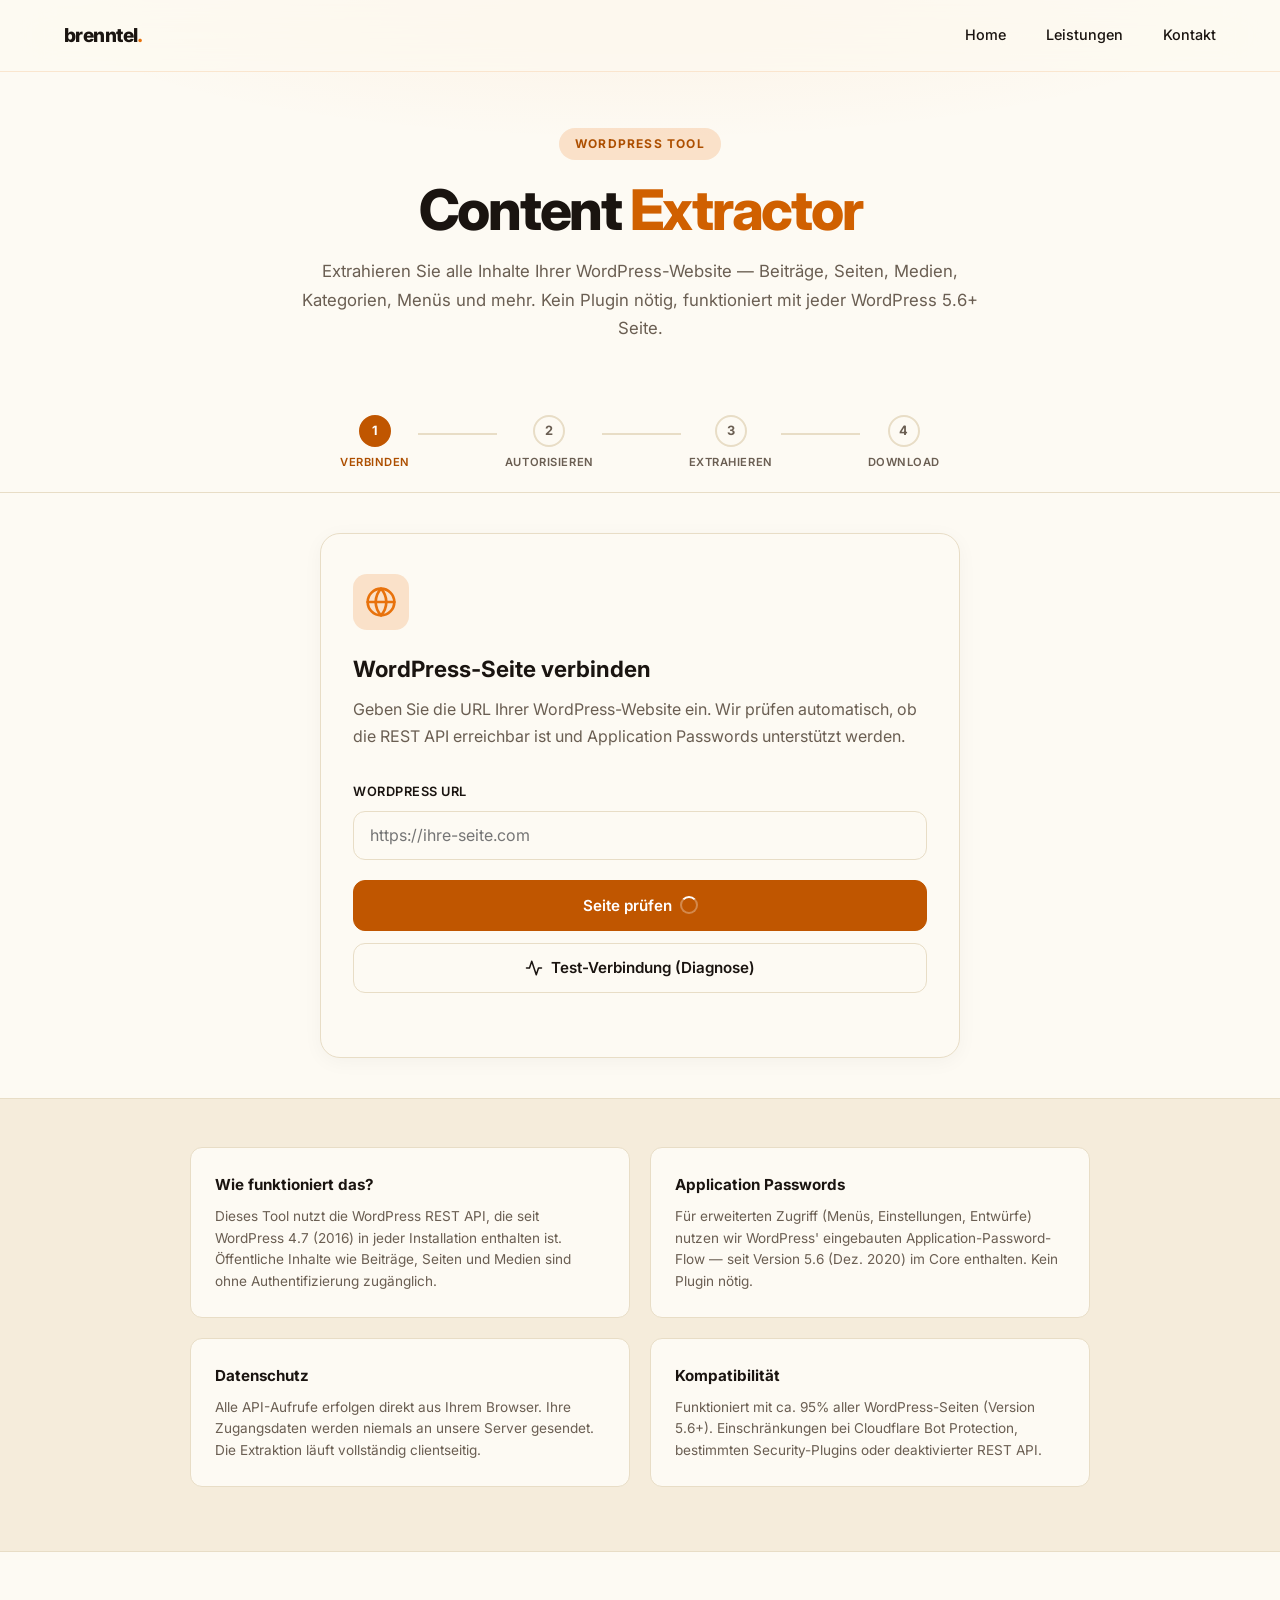
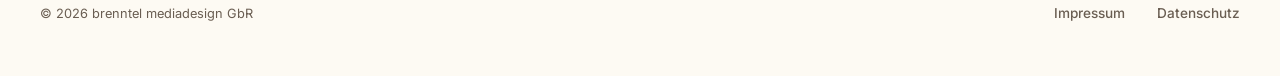
<file: API/index.html>
<!DOCTYPE html>
<html lang="de">
<head>
  <meta charset="UTF-8">
  <meta name="viewport" content="width=device-width, initial-scale=1.0">
  <title>WordPress Content Extractor — brenntel mediadesign</title>
  <meta name="description" content="Extrahieren Sie alle Inhalte Ihrer WordPress-Website: Beiträge, Seiten, Medien, Kategorien, Menüs und mehr. Kein Plugin nötig.">
  <meta property="og:title" content="WordPress Content Extractor — brenntel mediadesign">
  <meta property="og:description" content="WordPress-Inhalte vollständig extrahieren — ohne Plugin-Installation.">
  <meta property="og:type" content="website">
  <meta property="og:url" content="https://brenntelmediadesign.com/API">
  <meta property="og:locale" content="de_DE">
  <link rel="canonical" href="https://brenntelmediadesign.com/API">
  <link rel="icon" type="image/svg+xml" href="../favicon.svg">
  <link rel="preconnect" href="https://fonts.googleapis.com">
  <link rel="preconnect" href="https://fonts.gstatic.com" crossorigin>
  <link href="https://fonts.googleapis.com/css2?family=Inter:wght@300;400;500;600;700;800&display=swap" rel="stylesheet">
  <link rel="stylesheet" href="../css/shared.css?v=20261024a">
  <link rel="stylesheet" href="../css/api.css?v=20261024a">
</head>
<body>

  <a class="skip-link" href="#main">Zum Inhalt springen</a>

  <!-- Custom Cursor -->
  <div class="cursor-dot" aria-hidden="true"></div>
  <div class="cursor-ring" aria-hidden="true"></div>

  <!-- ======== Header ======== -->
  <header class="site-header" role="banner">
    <div class="header-inner">
      <a href="/" class="logo" aria-label="brenntel mediadesign GbR — Startseite">brenntel<span>.</span></a>
      <nav class="nav-desktop" aria-label="Hauptnavigation">
        <a href="/">Home</a>
        <a href="/#services" data-de="Leistungen" data-en="Services">Leistungen</a>
        <a href="/#contact" data-de="Kontakt" data-en="Contact">Kontakt</a>
      </nav>
      <div class="header-mobile-actions">
        <button class="hamburger" type="button" aria-label="Menü" aria-expanded="false" aria-controls="nav-mobile">
          <span></span><span></span><span></span>
        </button>
      </div>
    </div>
    <nav class="nav-mobile" id="nav-mobile" aria-label="Hauptnavigation">
      <div class="nav-mobile-inner">
        <a href="/">
          <span class="nav-mobile-icon" aria-hidden="true">
            <svg aria-hidden="true" width="20" height="20" viewBox="0 0 24 24" fill="none" stroke="currentColor" stroke-width="2" stroke-linecap="round" stroke-linejoin="round"><path d="M3 9l9-7 9 7v11a2 2 0 0 1-2 2H5a2 2 0 0 1-2-2z"/><polyline points="9 22 9 12 15 12 15 22"/></svg>
          </span>
          <span>Home</span>
          <svg class="nav-mobile-chevron" width="16" height="16" viewBox="0 0 24 24" fill="none" stroke="currentColor" stroke-width="2.5" stroke-linecap="round" stroke-linejoin="round" aria-hidden="true"><path d="M9 18l6-6-6-6"/></svg>
        </a>
        <a href="/#services">
          <span class="nav-mobile-icon" aria-hidden="true">
            <svg aria-hidden="true" width="20" height="20" viewBox="0 0 24 24" fill="none" stroke="currentColor" stroke-width="2" stroke-linecap="round" stroke-linejoin="round"><rect x="3" y="3" width="7" height="7" rx="1.5"/><rect x="14" y="3" width="7" height="7" rx="1.5"/><rect x="3" y="14" width="7" height="7" rx="1.5"/><rect x="14" y="14" width="7" height="7" rx="1.5"/></svg>
          </span>
          <span data-de="Leistungen" data-en="Services">Leistungen</span>
          <svg class="nav-mobile-chevron" width="16" height="16" viewBox="0 0 24 24" fill="none" stroke="currentColor" stroke-width="2.5" stroke-linecap="round" stroke-linejoin="round" aria-hidden="true"><path d="M9 18l6-6-6-6"/></svg>
        </a>
        <a href="/#contact">
          <span class="nav-mobile-icon" aria-hidden="true">
            <svg aria-hidden="true" width="20" height="20" viewBox="0 0 24 24" fill="none" stroke="currentColor" stroke-width="2" stroke-linecap="round" stroke-linejoin="round"><rect x="2" y="4" width="20" height="16" rx="3"/><path d="M22 7l-10 7L2 7"/></svg>
          </span>
          <span data-de="Kontakt" data-en="Contact">Kontakt</span>
          <svg class="nav-mobile-chevron" width="16" height="16" viewBox="0 0 24 24" fill="none" stroke="currentColor" stroke-width="2.5" stroke-linecap="round" stroke-linejoin="round" aria-hidden="true"><path d="M9 18l6-6-6-6"/></svg>
        </a>
      </div>
    </nav>
    <div class="nav-overlay" aria-hidden="true"></div>
  </header>

  <main id="main" tabindex="-1">
    <!-- ======== Hero ======== -->
    <section class="api-hero">
      <div class="container">
        <div class="api-hero-badge">WordPress Tool</div>
        <h1>Content <span class="accent">Extractor</span></h1>
        <p class="api-hero-subtitle">Extrahieren Sie alle Inhalte Ihrer WordPress-Website — Beiträge, Seiten, Medien, Kategorien, Menüs und mehr. Kein Plugin nötig, funktioniert mit jeder WordPress 5.6+ Seite.</p>
      </div>
    </section>

    <!-- ======== Steps Indicator ======== -->
    <section class="api-steps-nav" aria-label="Fortschritt">
      <div class="container">
        <div class="steps-track">
          <div class="step-item active" data-step="connect" aria-current="step">
            <div class="step-number">1</div>
            <span class="step-label">Verbinden</span>
          </div>
          <div class="step-line"></div>
          <div class="step-item" data-step="authorize">
            <div class="step-number">2</div>
            <span class="step-label">Autorisieren</span>
          </div>
          <div class="step-line"></div>
          <div class="step-item" data-step="extract">
            <div class="step-number">3</div>
            <span class="step-label">Extrahieren</span>
          </div>
          <div class="step-line"></div>
          <div class="step-item" data-step="download">
            <div class="step-number">4</div>
            <span class="step-label">Download</span>
          </div>
        </div>
      </div>
    </section>

    <!-- ======== Step 1: Connect ======== -->
    <section class="api-panel" id="panel-connect">
      <div class="container">
        <div class="panel-card">
          <div class="panel-icon">
            <svg aria-hidden="true" width="32" height="32" viewBox="0 0 24 24" fill="none" stroke="currentColor" stroke-width="2" stroke-linecap="round" stroke-linejoin="round"><circle cx="12" cy="12" r="10"/><line x1="2" y1="12" x2="22" y2="12"/><path d="M12 2a15.3 15.3 0 0 1 4 10 15.3 15.3 0 0 1-4 10 15.3 15.3 0 0 1-4-10 15.3 15.3 0 0 1 4-10z"/></svg>
          </div>
          <h2>WordPress-Seite verbinden</h2>
          <p class="panel-desc">Geben Sie die URL Ihrer WordPress-Website ein. Wir prüfen automatisch, ob die REST API erreichbar ist und Application Passwords unterstützt werden.</p>

          <form id="form-connect" class="api-form" novalidate>
            <div class="input-group">
              <label for="wp-url">WordPress URL</label>
              <input type="url" id="wp-url" name="wp-url" placeholder="https://ihre-seite.com" required autocomplete="url">
            </div>
            <button type="submit" class="btn btn-primary btn-full" id="btn-discover">
              <span class="btn-text">Seite prüfen</span>
              <span class="btn-spinner" hidden></span>
            </button>
            <button type="button" class="btn btn-outline btn-full" id="btn-diagnostic" style="margin-top: 0.75rem;">
              <svg aria-hidden="true" width="18" height="18" viewBox="0 0 24 24" fill="none" stroke="currentColor" stroke-width="2" stroke-linecap="round" stroke-linejoin="round"><path d="M22 12h-4l-3 9L9 3l-3 9H2"/></svg>
              <span class="btn-text">Test-Verbindung (Diagnose)</span>
            </button>
          </form>

          <div id="diagnostic-result" hidden style="margin-top: 1rem;">
            <div style="display:flex;justify-content:space-between;align-items:center;margin-bottom:0.5rem;gap:0.5rem;flex-wrap:wrap;">
              <strong style="font-size:0.9rem;">Diagnose-Log</strong>
              <div style="display:flex;gap:0.5rem;">
                <button type="button" class="btn btn-outline" id="btn-diagnostic-copy" style="padding:0.35rem 0.75rem;font-size:0.8rem;">Kopieren</button>
                <button type="button" class="btn btn-outline" id="btn-diagnostic-close" style="padding:0.35rem 0.75rem;font-size:0.8rem;">Schliessen</button>
              </div>
            </div>
            <pre id="diagnostic-log" style="margin:0;padding:1rem;border-radius:6px;background:#0b0b0b;color:#0f0;font-family:ui-monospace,Menlo,Consolas,monospace;font-size:.78rem;line-height:1.45;white-space:pre-wrap;word-break:break-word;max-height:500px;overflow:auto;border:1px solid #333;"></pre>
          </div>

          <div id="discovery-result" class="discovery-result" role="status" hidden>
            <div class="discovery-success" hidden>
              <div class="result-icon result-ok">
                <svg aria-hidden="true" width="20" height="20" viewBox="0 0 24 24" fill="none" stroke="currentColor" stroke-width="2.5" stroke-linecap="round" stroke-linejoin="round"><polyline points="20 6 9 17 4 12"/></svg>
              </div>
              <div class="result-info">
                <strong id="site-name"></strong>
                <span id="site-desc"></span>
                <div class="result-badges">
                  <span class="badge badge-ok" id="badge-rest">REST API</span>
                  <span class="badge" id="badge-auth">App Passwords</span>
                  <span class="badge" id="badge-version"></span>
                </div>
              </div>
            </div>
            <div class="discovery-error" hidden>
              <div class="result-icon result-err">
                <svg aria-hidden="true" width="20" height="20" viewBox="0 0 24 24" fill="none" stroke="currentColor" stroke-width="2.5" stroke-linecap="round" stroke-linejoin="round"><circle cx="12" cy="12" r="10"/><line x1="15" y1="9" x2="9" y2="15"/><line x1="9" y1="9" x2="15" y2="15"/></svg>
              </div>
              <div class="result-info">
                <strong>Verbindung fehlgeschlagen</strong>
                <span id="error-message"></span>
              </div>
            </div>
          </div>

          <div id="auth-options" hidden>
            <div class="auth-choice">
              <h3>Zugriffsart wählen</h3>
              <div class="auth-cards">
                <button class="auth-card" id="auth-public">
                  <div class="auth-card-icon">
                    <svg aria-hidden="true" width="24" height="24" viewBox="0 0 24 24" fill="none" stroke="currentColor" stroke-width="2" stroke-linecap="round" stroke-linejoin="round"><rect x="3" y="11" width="18" height="11" rx="2" ry="2"/><path d="M7 11V7a5 5 0 0 1 9.9-1"/></svg>
                  </div>
                  <strong>Öffentliche Inhalte</strong>
                  <span>Beiträge, Seiten, Medien, Kategorien, Tags — ohne Anmeldung</span>
                </button>
                <button class="auth-card" id="auth-full">
                  <div class="auth-card-icon">
                    <svg aria-hidden="true" width="24" height="24" viewBox="0 0 24 24" fill="none" stroke="currentColor" stroke-width="2" stroke-linecap="round" stroke-linejoin="round"><rect x="3" y="11" width="18" height="11" rx="2" ry="2"/><path d="M7 11V7a5 5 0 0 1 10 0v4"/></svg>
                  </div>
                  <strong>Alle Inhalte</strong>
                  <span>Zusätzlich: Menüs, Widgets, Einstellungen, Entwürfe — erfordert Autorisierung</span>
                  <span class="auth-card-badge">Empfohlen</span>
                </button>
              </div>
            </div>
          </div>
        </div>
      </div>
    </section>

    <!-- ======== Step 2: Authorize ======== -->
    <section class="api-panel" id="panel-authorize" hidden>
      <div class="container">
        <div class="panel-card">
          <div class="panel-icon">
            <svg aria-hidden="true" width="32" height="32" viewBox="0 0 24 24" fill="none" stroke="currentColor" stroke-width="2" stroke-linecap="round" stroke-linejoin="round"><path d="M12 22s8-4 8-10V5l-8-3-8 3v7c0 6 8 10 8 10z"/></svg>
          </div>
          <h2>WordPress autorisieren</h2>
          <p class="panel-desc">Sie werden zu Ihrer WordPress-Seite weitergeleitet, um ein Application Password zu erstellen. Dies erlaubt uns Lesezugriff auf alle Inhalte.</p>


          <div class="auth-info-box">
            <h4>Sicherheitshinweis</h4>
            <ul>
              <li>Erstellen Sie idealerweise einen <strong>Redakteur-Account</strong> für den Zugriff</li>
              <li>Application Passwords können jederzeit in Ihrem WordPress-Profil widerrufen werden</li>
              <li>Ihre Zugangsdaten werden nur in Ihrem Browser gespeichert (Session Storage)</li>
              <li>Wir speichern keine Passwörter auf unseren Servern</li>
            </ul>
          </div>

          <button class="btn btn-primary btn-full" id="btn-authorize">
            <svg aria-hidden="true" width="18" height="18" viewBox="0 0 24 24" fill="none" stroke="currentColor" stroke-width="2" stroke-linecap="round" stroke-linejoin="round"><path d="M15 3h4a2 2 0 0 1 2 2v14a2 2 0 0 1-2 2h-4"/><polyline points="10 17 15 12 10 7"/><line x1="15" y1="12" x2="3" y2="12"/></svg>
            Zu WordPress weiterleiten
          </button>
          <button class="btn btn-outline btn-full" id="btn-manual-auth" style="margin-top: 0.75rem;">
            Oder: Zugangsdaten manuell eingeben
          </button>

          <div id="manual-auth-form" hidden style="margin-top: 1.5rem;">
            <div class="input-group">
              <label for="manual-user">WordPress Benutzername</label>
              <input type="text" id="manual-user" placeholder="benutzername" autocomplete="username">
            </div>
            <div class="input-group">
              <label for="manual-pass">Application Password</label>
              <input type="password" id="manual-pass" placeholder="xxxx xxxx xxxx xxxx xxxx xxxx" autocomplete="current-password">
            </div>
            <button class="btn btn-primary btn-full" id="btn-manual-submit">Verbinden</button>
          </div>
        </div>
      </div>
    </section>

    <!-- ======== Step 3: Extract ======== -->
    <section class="api-panel" id="panel-extract" hidden>
      <div class="container">
        <div class="panel-card">
          <div class="panel-icon">
            <svg aria-hidden="true" width="32" height="32" viewBox="0 0 24 24" fill="none" stroke="currentColor" stroke-width="2" stroke-linecap="round" stroke-linejoin="round"><polyline points="8 17 12 21 16 17"/><line x1="12" y1="12" x2="12" y2="21"/><path d="M20.88 18.09A5 5 0 0 0 18 9h-1.26A8 8 0 1 0 3 16.29"/></svg>
          </div>
          <h2>Inhalte extrahieren</h2>
          <p class="panel-desc">Wählen Sie die Inhaltstypen, die extrahiert werden sollen.</p>

          <div class="connected-site" id="connected-site">
            <span class="connected-dot"></span>
            <span>Verbunden mit: <strong id="connected-name"></strong></span>
            <button class="btn-disconnect" id="btn-disconnect" type="button" title="Verbindung trennen" aria-label="Verbindung trennen">
              <svg aria-hidden="true" width="16" height="16" viewBox="0 0 24 24" fill="none" stroke="currentColor" stroke-width="2" stroke-linecap="round" stroke-linejoin="round"><line x1="18" y1="6" x2="6" y2="18"/><line x1="6" y1="6" x2="18" y2="18"/></svg>
            </button>
          </div>

          <div class="content-types" id="content-types">
            <label class="content-type-card">
              <input type="checkbox" name="extract" value="posts" checked>
              <div class="ct-inner">
                <svg aria-hidden="true" width="20" height="20" viewBox="0 0 24 24" fill="none" stroke="currentColor" stroke-width="2" stroke-linecap="round" stroke-linejoin="round"><path d="M14 2H6a2 2 0 0 0-2 2v16a2 2 0 0 0 2 2h12a2 2 0 0 0 2-2V8z"/><polyline points="14 2 14 8 20 8"/><line x1="16" y1="13" x2="8" y2="13"/><line x1="16" y1="17" x2="8" y2="17"/></svg>
                <strong>Beiträge</strong>
                <span class="ct-count" data-type="posts"></span>
              </div>
            </label>
            <label class="content-type-card">
              <input type="checkbox" name="extract" value="pages" checked>
              <div class="ct-inner">
                <svg aria-hidden="true" width="20" height="20" viewBox="0 0 24 24" fill="none" stroke="currentColor" stroke-width="2" stroke-linecap="round" stroke-linejoin="round"><path d="M13 2H6a2 2 0 0 0-2 2v16a2 2 0 0 0 2 2h12a2 2 0 0 0 2-2V9z"/><polyline points="13 2 13 9 20 9"/></svg>
                <strong>Seiten</strong>
                <span class="ct-count" data-type="pages"></span>
              </div>
            </label>
            <label class="content-type-card">
              <input type="checkbox" name="extract" value="media" checked>
              <div class="ct-inner">
                <svg aria-hidden="true" width="20" height="20" viewBox="0 0 24 24" fill="none" stroke="currentColor" stroke-width="2" stroke-linecap="round" stroke-linejoin="round"><rect x="3" y="3" width="18" height="18" rx="2" ry="2"/><circle cx="8.5" cy="8.5" r="1.5"/><polyline points="21 15 16 10 5 21"/></svg>
                <strong>Medien</strong>
                <span class="ct-count" data-type="media"></span>
              </div>
            </label>
            <label class="content-type-card">
              <input type="checkbox" name="extract" value="categories" checked>
              <div class="ct-inner">
                <svg aria-hidden="true" width="20" height="20" viewBox="0 0 24 24" fill="none" stroke="currentColor" stroke-width="2" stroke-linecap="round" stroke-linejoin="round"><path d="M22 19a2 2 0 0 1-2 2H4a2 2 0 0 1-2-2V5a2 2 0 0 1 2-2h5l2 3h9a2 2 0 0 1 2 2z"/></svg>
                <strong>Kategorien</strong>
                <span class="ct-count" data-type="categories"></span>
              </div>
            </label>
            <label class="content-type-card">
              <input type="checkbox" name="extract" value="tags" checked>
              <div class="ct-inner">
                <svg aria-hidden="true" width="20" height="20" viewBox="0 0 24 24" fill="none" stroke="currentColor" stroke-width="2" stroke-linecap="round" stroke-linejoin="round"><path d="M20.59 13.41l-7.17 7.17a2 2 0 0 1-2.83 0L2 12V2h10l8.59 8.59a2 2 0 0 1 0 2.82z"/><line x1="7" y1="7" x2="7.01" y2="7"/></svg>
                <strong>Tags</strong>
                <span class="ct-count" data-type="tags"></span>
              </div>
            </label>
            <label class="content-type-card">
              <input type="checkbox" name="extract" value="users" checked>
              <div class="ct-inner">
                <svg aria-hidden="true" width="20" height="20" viewBox="0 0 24 24" fill="none" stroke="currentColor" stroke-width="2" stroke-linecap="round" stroke-linejoin="round"><path d="M17 21v-2a4 4 0 0 0-4-4H5a4 4 0 0 0-4 4v2"/><circle cx="9" cy="7" r="4"/></svg>
                <strong>Autoren</strong>
                <span class="ct-count" data-type="users"></span>
              </div>
            </label>
            <label class="content-type-card">
              <input type="checkbox" name="extract" value="comments">
              <div class="ct-inner">
                <svg aria-hidden="true" width="20" height="20" viewBox="0 0 24 24" fill="none" stroke="currentColor" stroke-width="2" stroke-linecap="round" stroke-linejoin="round"><path d="M21 15a2 2 0 0 1-2 2H7l-4 4V5a2 2 0 0 1 2-2h14a2 2 0 0 1 2 2z"/></svg>
                <strong>Kommentare</strong>
                <span class="ct-count" data-type="comments"></span>
              </div>
            </label>
            <label class="content-type-card ct-auth-required" id="ct-menus">
              <input type="checkbox" name="extract" value="menus">
              <div class="ct-inner">
                <svg aria-hidden="true" width="20" height="20" viewBox="0 0 24 24" fill="none" stroke="currentColor" stroke-width="2" stroke-linecap="round" stroke-linejoin="round"><line x1="3" y1="12" x2="21" y2="12"/><line x1="3" y1="6" x2="21" y2="6"/><line x1="3" y1="18" x2="21" y2="18"/></svg>
                <strong>Menüs</strong>
                <span class="ct-badge-auth">Auth</span>
                <span class="ct-count" data-type="menus"></span>
              </div>
            </label>
            <label class="content-type-card ct-auth-required" id="ct-settings">
              <input type="checkbox" name="extract" value="settings">
              <div class="ct-inner">
                <svg aria-hidden="true" width="20" height="20" viewBox="0 0 24 24" fill="none" stroke="currentColor" stroke-width="2" stroke-linecap="round" stroke-linejoin="round"><circle cx="12" cy="12" r="3"/><path d="M19.4 15a1.65 1.65 0 0 0 .33 1.82l.06.06a2 2 0 0 1 0 2.83 2 2 0 0 1-2.83 0l-.06-.06a1.65 1.65 0 0 0-1.82-.33 1.65 1.65 0 0 0-1 1.51V21a2 2 0 0 1-2 2 2 2 0 0 1-2-2v-.09A1.65 1.65 0 0 0 9 19.4a1.65 1.65 0 0 0-1.82.33l-.06.06a2 2 0 0 1-2.83 0 2 2 0 0 1 0-2.83l.06-.06A1.65 1.65 0 0 0 4.68 15a1.65 1.65 0 0 0-1.51-1H3a2 2 0 0 1-2-2 2 2 0 0 1 2-2h.09A1.65 1.65 0 0 0 4.6 9a1.65 1.65 0 0 0-.33-1.82l-.06-.06a2 2 0 0 1 0-2.83 2 2 0 0 1 2.83 0l.06.06A1.65 1.65 0 0 0 9 4.68a1.65 1.65 0 0 0 1-1.51V3a2 2 0 0 1 2-2 2 2 0 0 1 2 2v.09a1.65 1.65 0 0 0 1 1.51 1.65 1.65 0 0 0 1.82-.33l.06-.06a2 2 0 0 1 2.83 0 2 2 0 0 1 0 2.83l-.06.06A1.65 1.65 0 0 0 19.4 9a1.65 1.65 0 0 0 1.51 1H21a2 2 0 0 1 2 2 2 2 0 0 1-2 2h-.09a1.65 1.65 0 0 0-1.51 1z"/></svg>
                <strong>Einstellungen</strong>
                <span class="ct-badge-auth">Auth</span>
                <span class="ct-count" data-type="settings"></span>
              </div>
            </label>
          </div>

          <div class="extract-options">
            <label class="option-toggle">
              <input type="checkbox" id="opt-embed" checked>
              <span>Verknüpfte Ressourcen einbetten (<code>_embed</code>)</span>
            </label>
            <label class="option-toggle">
              <input type="checkbox" id="opt-media-download">
              <span>Mediendateien herunterladen (kann lange dauern)</span>
            </label>
          </div>

          <button class="btn btn-primary btn-full" id="btn-extract">
            <svg aria-hidden="true" width="18" height="18" viewBox="0 0 24 24" fill="none" stroke="currentColor" stroke-width="2" stroke-linecap="round" stroke-linejoin="round"><polyline points="8 17 12 21 16 17"/><line x1="12" y1="12" x2="12" y2="21"/><path d="M20.88 18.09A5 5 0 0 0 18 9h-1.26A8 8 0 1 0 3 16.29"/></svg>
            Extraktion starten
          </button>
        </div>
      </div>
    </section>

    <!-- ======== Step 4: Progress ======== -->
    <section class="api-panel" id="panel-progress" hidden>
      <div class="container">
        <div class="panel-card">
          <div class="panel-icon">
            <svg aria-hidden="true" width="32" height="32" viewBox="0 0 24 24" fill="none" stroke="currentColor" stroke-width="2" stroke-linecap="round" stroke-linejoin="round"><line x1="12" y1="2" x2="12" y2="6"/><line x1="12" y1="18" x2="12" y2="22"/><line x1="4.93" y1="4.93" x2="7.76" y2="7.76"/><line x1="16.24" y1="16.24" x2="19.07" y2="19.07"/><line x1="2" y1="12" x2="6" y2="12"/><line x1="18" y1="12" x2="22" y2="12"/><line x1="4.93" y1="19.07" x2="7.76" y2="16.24"/><line x1="16.24" y1="7.76" x2="19.07" y2="4.93"/></svg>
          </div>
          <h2>Extraktion läuft...</h2>
          <p class="panel-desc" id="progress-status">Inhalte werden extrahiert. Bitte lassen Sie diesen Tab geöffnet.</p>

          <div class="progress-overall">
            <div class="progress-bar-outer">
              <div class="progress-bar-inner" id="progress-bar" style="width: 0%"></div>
            </div>
            <span class="progress-pct" id="progress-pct">0%</span>
          </div>

          <div class="progress-details" id="progress-details"></div>

          <div class="progress-log" id="progress-log"></div>

          <div class="progress-log-actions" style="display:flex;gap:.5rem;justify-content:flex-end;margin-top:.5rem;">
            <button type="button" class="btn btn-outline btn-small" id="btn-progress-log-copy">
              <span class="btn-text">Log kopieren</span>
            </button>
          </div>
        </div>
      </div>
    </section>

    <!-- ======== Step 5: Download ======== -->
    <section class="api-panel" id="panel-download" hidden>
      <div class="container">
        <div class="panel-card">
          <div class="panel-icon panel-icon-success">
            <svg aria-hidden="true" width="32" height="32" viewBox="0 0 24 24" fill="none" stroke="currentColor" stroke-width="2.5" stroke-linecap="round" stroke-linejoin="round"><polyline points="20 6 9 17 4 12"/></svg>
          </div>
          <h2>Extraktion abgeschlossen</h2>
          <p class="panel-desc" id="download-summary"></p>

          <div class="download-stats" id="download-stats"></div>

          <div class="download-actions">
            <button class="btn btn-primary btn-full" id="btn-download-zip">
              <svg aria-hidden="true" width="18" height="18" viewBox="0 0 24 24" fill="none" stroke="currentColor" stroke-width="2" stroke-linecap="round" stroke-linejoin="round"><path d="M21 15v4a2 2 0 0 1-2 2H5a2 2 0 0 1-2-2v-4"/><polyline points="7 10 12 15 17 10"/><line x1="12" y1="15" x2="12" y2="3"/></svg>
              Alle Daten als ZIP herunterladen
            </button>
            <button class="btn btn-outline btn-full" id="btn-download-json" style="margin-top: 0.75rem;">
              Einzelne JSON-Dateien herunterladen
            </button>
          </div>

          <div id="individual-downloads" hidden style="margin-top: 1.5rem;">
            <div class="download-list" id="download-list"></div>
          </div>

          <button class="btn btn-outline btn-full" id="btn-new-extraction" style="margin-top: 1.5rem;">
            Neue Extraktion starten
          </button>
        </div>
      </div>
    </section>

    <!-- ======== Info Section ======== -->
    <section class="api-info">
      <div class="container">
        <div class="info-grid">
          <div class="info-card">
            <h3>Wie funktioniert das?</h3>
            <p>Dieses Tool nutzt die WordPress REST API, die seit WordPress 4.7 (2016) in jeder Installation enthalten ist. Öffentliche Inhalte wie Beiträge, Seiten und Medien sind ohne Authentifizierung zugänglich.</p>
          </div>
          <div class="info-card">
            <h3>Application Passwords</h3>
            <p>Für erweiterten Zugriff (Menüs, Einstellungen, Entwürfe) nutzen wir WordPress' eingebauten Application-Password-Flow — seit Version 5.6 (Dez. 2020) im Core enthalten. Kein Plugin nötig.</p>
          </div>
          <div class="info-card">
            <h3>Datenschutz</h3>
            <p>Alle API-Aufrufe erfolgen direkt aus Ihrem Browser. Ihre Zugangsdaten werden niemals an unsere Server gesendet. Die Extraktion läuft vollständig clientseitig.</p>
          </div>
          <div class="info-card">
            <h3>Kompatibilität</h3>
            <p>Funktioniert mit ca. 95% aller WordPress-Seiten (Version 5.6+). Einschränkungen bei Cloudflare Bot Protection, bestimmten Security-Plugins oder deaktivierter REST API.</p>
          </div>
        </div>
      </div>
    </section>
  </main>

  <!-- ======== Footer ======== -->
  <footer class="site-footer" role="contentinfo">
    <div class="footer-inner">
      <p class="footer-copy">&copy; <span id="year"></span> brenntel mediadesign GbR</p>
      <div class="footer-links">
        <a href="/impressum.html">Impressum</a>
        <a href="/datenschutz.html">Datenschutz</a>
      </div>
    </div>
  </footer>

  <script src="../js/shared.js?v=20261024a"></script>
  <script src="../js/api.js?v=20261024a"></script>
</body>
</html>
</file>
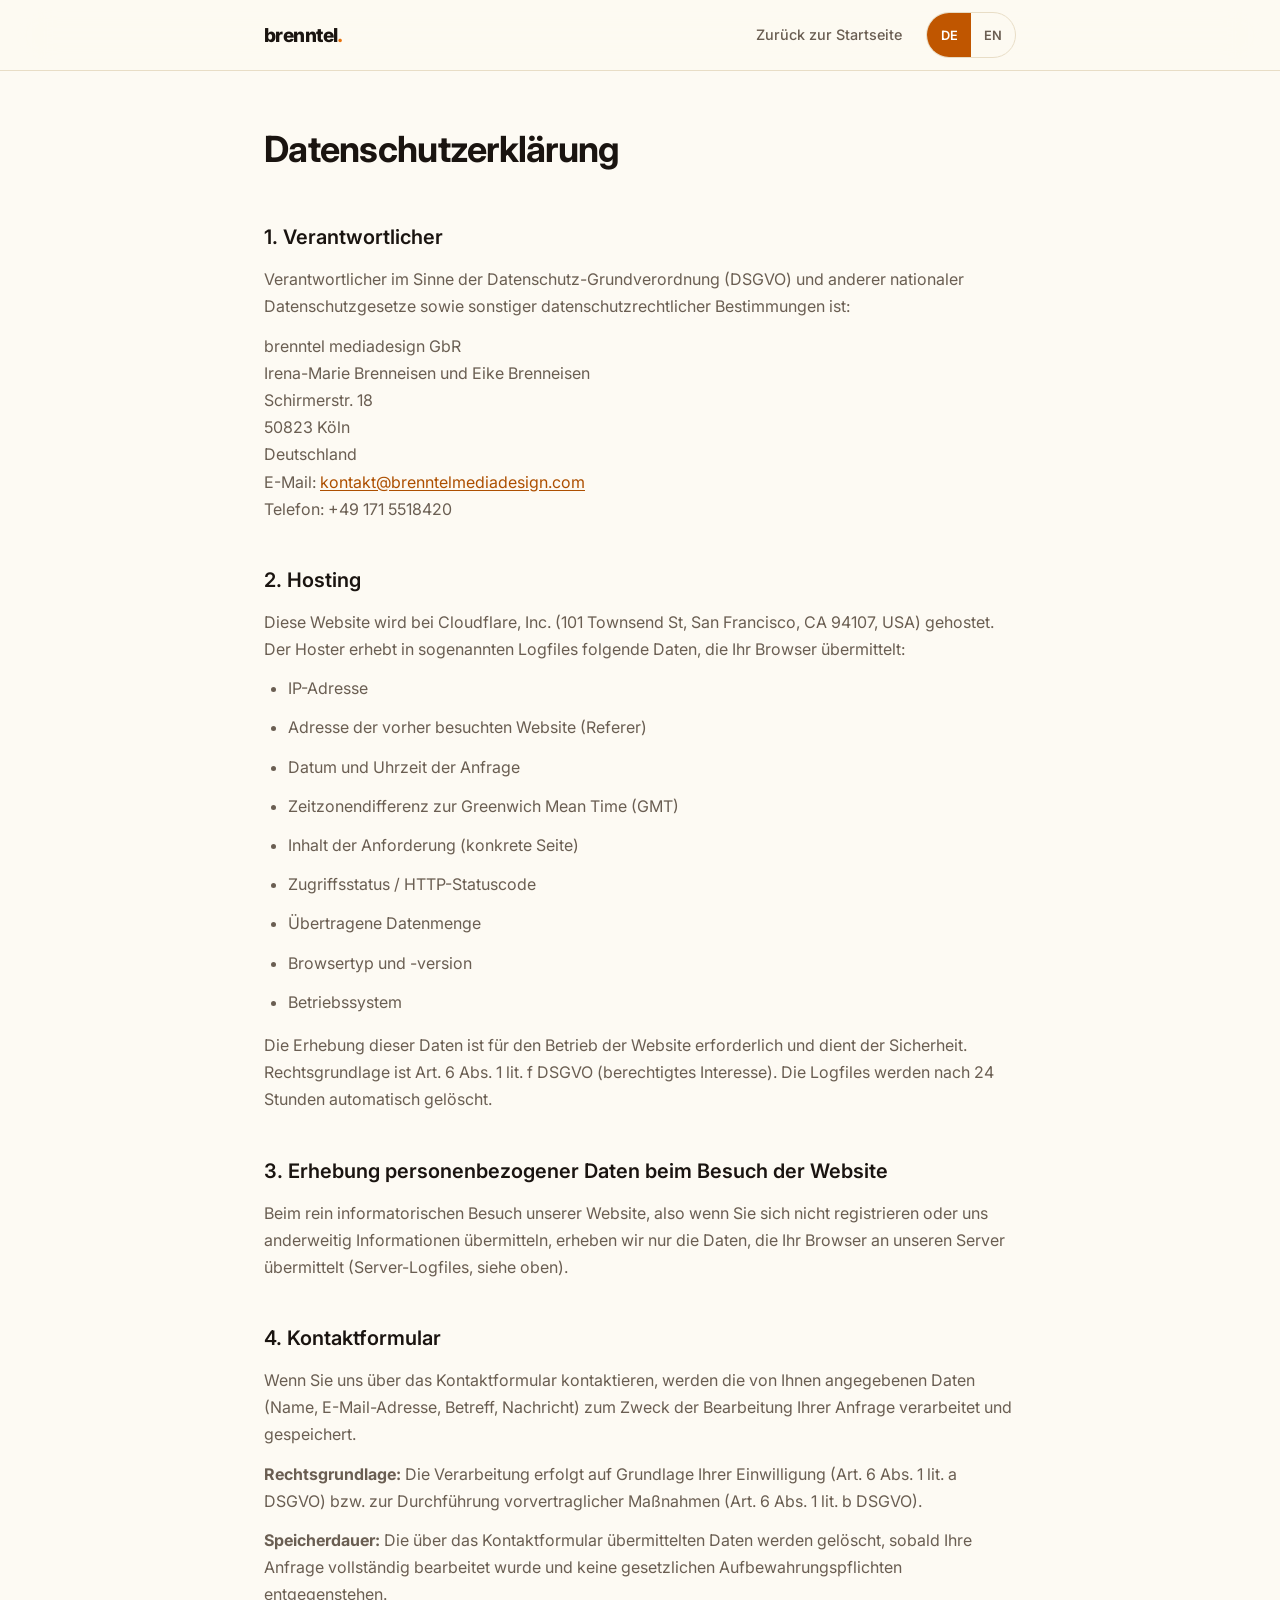
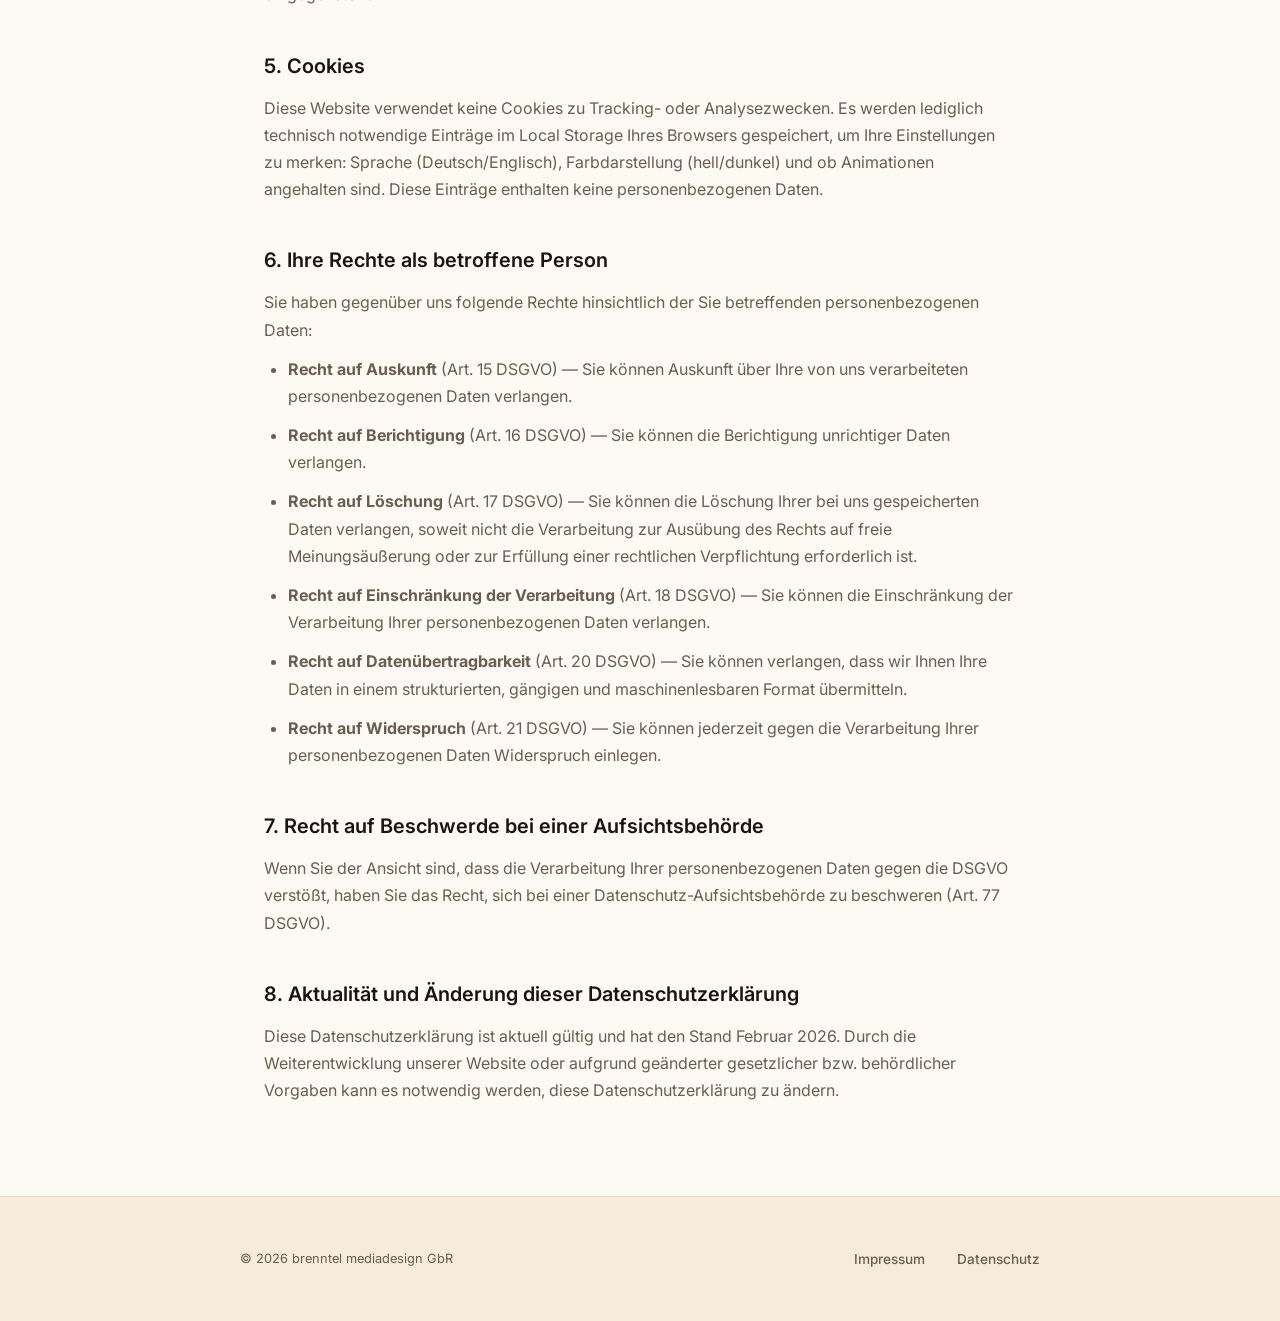
<file: datenschutz.html>
<!DOCTYPE html>
<html lang="de">
<head>
  <meta charset="UTF-8">
  <meta name="viewport" content="width=device-width, initial-scale=1.0">
  <title>Datenschutzerklärung — brenntel mediadesign GbR</title>
  <meta name="description" content="Datenschutzerklärung von brenntel mediadesign GbR — Informationen zum Umgang mit personenbezogenen Daten.">
  <meta name="robots" content="noindex, follow">
  <link rel="canonical" href="https://brenntelmediadesign.com/datenschutz.html">
  <link rel="icon" type="image/svg+xml" href="favicon.svg">
  <link rel="preconnect" href="https://fonts.googleapis.com">
  <link rel="preconnect" href="https://fonts.gstatic.com" crossorigin>
  <link href="https://fonts.googleapis.com/css2?family=Inter:wght@300;400;500;600;700&display=swap" rel="stylesheet">
  <link rel="stylesheet" href="css/shared.css?v=20261024a">
  <link rel="stylesheet" href="css/legal.css?v=20261024a">
</head>
<body>

  <a class="skip-link" href="#main" data-de="Zum Inhalt springen" data-en="Skip to content">Zum Inhalt springen</a>

  <header class="site-header" role="banner">
    <div class="header-inner">
      <a href="index.html" class="logo" aria-label="brenntel mediadesign GbR — Startseite">brenntel<span>.</span></a>
      <nav class="header-nav" aria-label="Navigation" data-de-aria-label="Navigation" data-en-aria-label="Navigation">
        <a href="index.html" data-de="Zurück zur Startseite" data-en="Back to Homepage">Zurück zur Startseite</a>
        <div class="lang-toggle" role="group" aria-label="Sprachauswahl" data-de-aria-label="Sprachauswahl" data-en-aria-label="Language">
          <button type="button" data-lang="de" class="active" aria-pressed="true" aria-label="Deutsch" lang="de">DE</button>
          <button type="button" data-lang="en" aria-pressed="false" aria-label="English" lang="en">EN</button>
        </div>
      </nav>
    </div>
  </header>

  <main class="content" id="main" tabindex="-1">
    <!-- German Version -->
    <div id="datenschutz-de">
      <h1>Datenschutzerklärung</h1>

      <h2>1. Verantwortlicher</h2>
      <p>
        Verantwortlicher im Sinne der Datenschutz-Grundverordnung (DSGVO) und anderer nationaler Datenschutzgesetze sowie sonstiger datenschutzrechtlicher Bestimmungen ist:
      </p>
      <p>
        brenntel mediadesign GbR<br>
        Irena-Marie Brenneisen und Eike Brenneisen<br>
        Schirmerstr. 18<br>
        50823 Köln<br>
        Deutschland<br>
        E-Mail: <a href="mailto:kontakt@brenntelmediadesign.com">kontakt@brenntelmediadesign.com</a><br>
        Telefon: +49 171 5518420
      </p>

      <h2>2. Hosting</h2>
      <p>
        Diese Website wird bei Cloudflare, Inc. (101 Townsend St, San Francisco, CA 94107, USA) gehostet. Der Hoster erhebt in sogenannten Logfiles folgende Daten, die Ihr Browser übermittelt:
      </p>
      <ul>
        <li>IP-Adresse</li>
        <li>Adresse der vorher besuchten Website (Referer)</li>
        <li>Datum und Uhrzeit der Anfrage</li>
        <li>Zeitzonendifferenz zur Greenwich Mean Time (GMT)</li>
        <li>Inhalt der Anforderung (konkrete Seite)</li>
        <li>Zugriffsstatus / HTTP-Statuscode</li>
        <li>Übertragene Datenmenge</li>
        <li>Browsertyp und -version</li>
        <li>Betriebssystem</li>
      </ul>
      <p>
        Die Erhebung dieser Daten ist für den Betrieb der Website erforderlich und dient der Sicherheit. Rechtsgrundlage ist Art. 6 Abs. 1 lit. f DSGVO (berechtigtes Interesse). Die Logfiles werden nach 24 Stunden automatisch gelöscht.
      </p>

      <h2>3. Erhebung personenbezogener Daten beim Besuch der Website</h2>
      <p>
        Beim rein informatorischen Besuch unserer Website, also wenn Sie sich nicht registrieren oder uns anderweitig Informationen übermitteln, erheben wir nur die Daten, die Ihr Browser an unseren Server übermittelt (Server-Logfiles, siehe oben).
      </p>

      <h2>4. Kontaktformular</h2>
      <p>
        Wenn Sie uns über das Kontaktformular kontaktieren, werden die von Ihnen angegebenen Daten (Name, E-Mail-Adresse, Betreff, Nachricht) zum Zweck der Bearbeitung Ihrer Anfrage verarbeitet und gespeichert.
      </p>
      <p>
        <strong>Rechtsgrundlage:</strong> Die Verarbeitung erfolgt auf Grundlage Ihrer Einwilligung (Art. 6 Abs. 1 lit. a DSGVO) bzw. zur Durchführung vorvertraglicher Maßnahmen (Art. 6 Abs. 1 lit. b DSGVO).
      </p>
      <p>
        <strong>Speicherdauer:</strong> Die über das Kontaktformular übermittelten Daten werden gelöscht, sobald Ihre Anfrage vollständig bearbeitet wurde und keine gesetzlichen Aufbewahrungspflichten entgegenstehen.
      </p>

      <h2>5. Cookies</h2>
      <p>
        Diese Website verwendet keine Cookies zu Tracking- oder Analysezwecken. Es werden lediglich technisch notwendige Einträge im Local Storage Ihres Browsers gespeichert, um Ihre Einstellungen zu merken: Sprache (Deutsch/Englisch), Farbdarstellung (hell/dunkel) und ob Animationen angehalten sind. Diese Einträge enthalten keine personenbezogenen Daten.
      </p>

      <h2>6. Ihre Rechte als betroffene Person</h2>
      <p>Sie haben gegenüber uns folgende Rechte hinsichtlich der Sie betreffenden personenbezogenen Daten:</p>
      <ul>
        <li><strong>Recht auf Auskunft</strong> (Art. 15 DSGVO) — Sie können Auskunft über Ihre von uns verarbeiteten personenbezogenen Daten verlangen.</li>
        <li><strong>Recht auf Berichtigung</strong> (Art. 16 DSGVO) — Sie können die Berichtigung unrichtiger Daten verlangen.</li>
        <li><strong>Recht auf Löschung</strong> (Art. 17 DSGVO) — Sie können die Löschung Ihrer bei uns gespeicherten Daten verlangen, soweit nicht die Verarbeitung zur Ausübung des Rechts auf freie Meinungsäußerung oder zur Erfüllung einer rechtlichen Verpflichtung erforderlich ist.</li>
        <li><strong>Recht auf Einschränkung der Verarbeitung</strong> (Art. 18 DSGVO) — Sie können die Einschränkung der Verarbeitung Ihrer personenbezogenen Daten verlangen.</li>
        <li><strong>Recht auf Datenübertragbarkeit</strong> (Art. 20 DSGVO) — Sie können verlangen, dass wir Ihnen Ihre Daten in einem strukturierten, gängigen und maschinenlesbaren Format übermitteln.</li>
        <li><strong>Recht auf Widerspruch</strong> (Art. 21 DSGVO) — Sie können jederzeit gegen die Verarbeitung Ihrer personenbezogenen Daten Widerspruch einlegen.</li>
      </ul>

      <h2>7. Recht auf Beschwerde bei einer Aufsichtsbehörde</h2>
      <p>
        Wenn Sie der Ansicht sind, dass die Verarbeitung Ihrer personenbezogenen Daten gegen die DSGVO verstößt, haben Sie das Recht, sich bei einer Datenschutz-Aufsichtsbehörde zu beschweren (Art. 77 DSGVO).
      </p>

      <h2>8. Aktualität und Änderung dieser Datenschutzerklärung</h2>
      <p>
        Diese Datenschutzerklärung ist aktuell gültig und hat den Stand Februar 2026. Durch die Weiterentwicklung unserer Website oder aufgrund geänderter gesetzlicher bzw. behördlicher Vorgaben kann es notwendig werden, diese Datenschutzerklärung zu ändern.
      </p>
    </div>

    <!-- English Version -->
    <div id="datenschutz-en" style="display: none;">
      <h1>Privacy Policy</h1>

      <h2>1. Data Controller</h2>
      <p>
        The data controller within the meaning of the General Data Protection Regulation (GDPR) and other national data protection laws is:
      </p>
      <p>
        brenntel mediadesign GbR<br>
        Irena-Marie Brenneisen and Eike Brenneisen<br>
        Schirmerstr. 18<br>
        50823 Cologne<br>
        Germany<br>
        Email: <a href="mailto:kontakt@brenntelmediadesign.com">kontakt@brenntelmediadesign.com</a><br>
        Phone: +49 171 5518420
      </p>

      <h2>2. Hosting</h2>
      <p>
        This website is hosted by Cloudflare, Inc. (101 Townsend St, San Francisco, CA 94107, USA). The host collects the following data transmitted by your browser in so-called log files:
      </p>
      <ul>
        <li>IP address</li>
        <li>Address of the previously visited website (referrer)</li>
        <li>Date and time of the request</li>
        <li>Time zone difference to Greenwich Mean Time (GMT)</li>
        <li>Content of the request (specific page)</li>
        <li>Access status / HTTP status code</li>
        <li>Amount of data transferred</li>
        <li>Browser type and version</li>
        <li>Operating system</li>
      </ul>
      <p>
        The collection of this data is necessary for the operation of the website and serves security purposes. The legal basis is Art. 6(1)(f) GDPR (legitimate interest). Log files are automatically deleted after 24 hours.
      </p>

      <h2>3. Collection of Personal Data When Visiting the Website</h2>
      <p>
        When you visit our website for purely informational purposes, i.e., if you do not register or otherwise provide us with information, we only collect the data that your browser transmits to our server (server log files, see above).
      </p>

      <h2>4. Contact Form</h2>
      <p>
        When you contact us via the contact form, the data you provide (name, email address, subject, message) is processed and stored for the purpose of handling your inquiry.
      </p>
      <p>
        <strong>Legal basis:</strong> Processing is based on your consent (Art. 6(1)(a) GDPR) or for the performance of pre-contractual measures (Art. 6(1)(b) GDPR).
      </p>
      <p>
        <strong>Storage duration:</strong> The data transmitted via the contact form will be deleted once your inquiry has been fully processed and no statutory retention obligations apply.
      </p>

      <h2>5. Cookies</h2>
      <p>
        This website does not use cookies for tracking or analytics purposes. Only technically necessary entries in your browser's local storage are used to remember your settings: language (German/English), colour scheme (light/dark) and whether animations are paused. These entries do not contain any personal data.
      </p>

      <h2>6. Your Rights as a Data Subject</h2>
      <p>You have the following rights regarding your personal data processed by us:</p>
      <ul>
        <li><strong>Right of access</strong> (Art. 15 GDPR) — You may request information about your personal data processed by us.</li>
        <li><strong>Right to rectification</strong> (Art. 16 GDPR) — You may request the correction of inaccurate data.</li>
        <li><strong>Right to erasure</strong> (Art. 17 GDPR) — You may request the deletion of your data stored by us, provided that processing is not required for exercising the right to freedom of expression or for fulfilling a legal obligation.</li>
        <li><strong>Right to restriction of processing</strong> (Art. 18 GDPR) — You may request the restriction of processing of your personal data.</li>
        <li><strong>Right to data portability</strong> (Art. 20 GDPR) — You may request that we transmit your data in a structured, commonly used, and machine-readable format.</li>
        <li><strong>Right to object</strong> (Art. 21 GDPR) — You may object to the processing of your personal data at any time.</li>
      </ul>

      <h2>7. Right to Lodge a Complaint with a Supervisory Authority</h2>
      <p>
        If you believe that the processing of your personal data violates the GDPR, you have the right to lodge a complaint with a data protection supervisory authority (Art. 77 GDPR).
      </p>

      <h2>8. Updates to This Privacy Policy</h2>
      <p>
        This privacy policy is currently valid as of February 2026. Due to the further development of our website or due to changed legal or regulatory requirements, it may be necessary to update this privacy policy.
      </p>
    </div>
  </main>

  <footer class="site-footer" role="contentinfo">
    <div class="footer-inner">
      <p class="footer-copy">&copy; <span id="year"></span> brenntel mediadesign GbR</p>
      <div class="footer-links">
        <a href="impressum.html" data-de="Impressum" data-en="Legal Notice">Impressum</a>
        <a href="datenschutz.html" data-de="Datenschutz" data-en="Privacy Policy">Datenschutz</a>
      </div>
    </div>
  </footer>

  <script src="js/shared.js?v=20261024a"></script>
  <script>
    document.addEventListener('langchange', function (e) {
      var lang = e.detail.lang;
      document.getElementById('datenschutz-de').style.display = lang === 'de' ? 'block' : 'none';
      document.getElementById('datenschutz-en').style.display = lang === 'en' ? 'block' : 'none';
      document.title = lang === 'de'
        ? 'Datenschutzerklärung — brenntel mediadesign GbR'
        : 'Privacy Policy — brenntel mediadesign GbR';
    });
  </script>
</body>
</html>
</file>
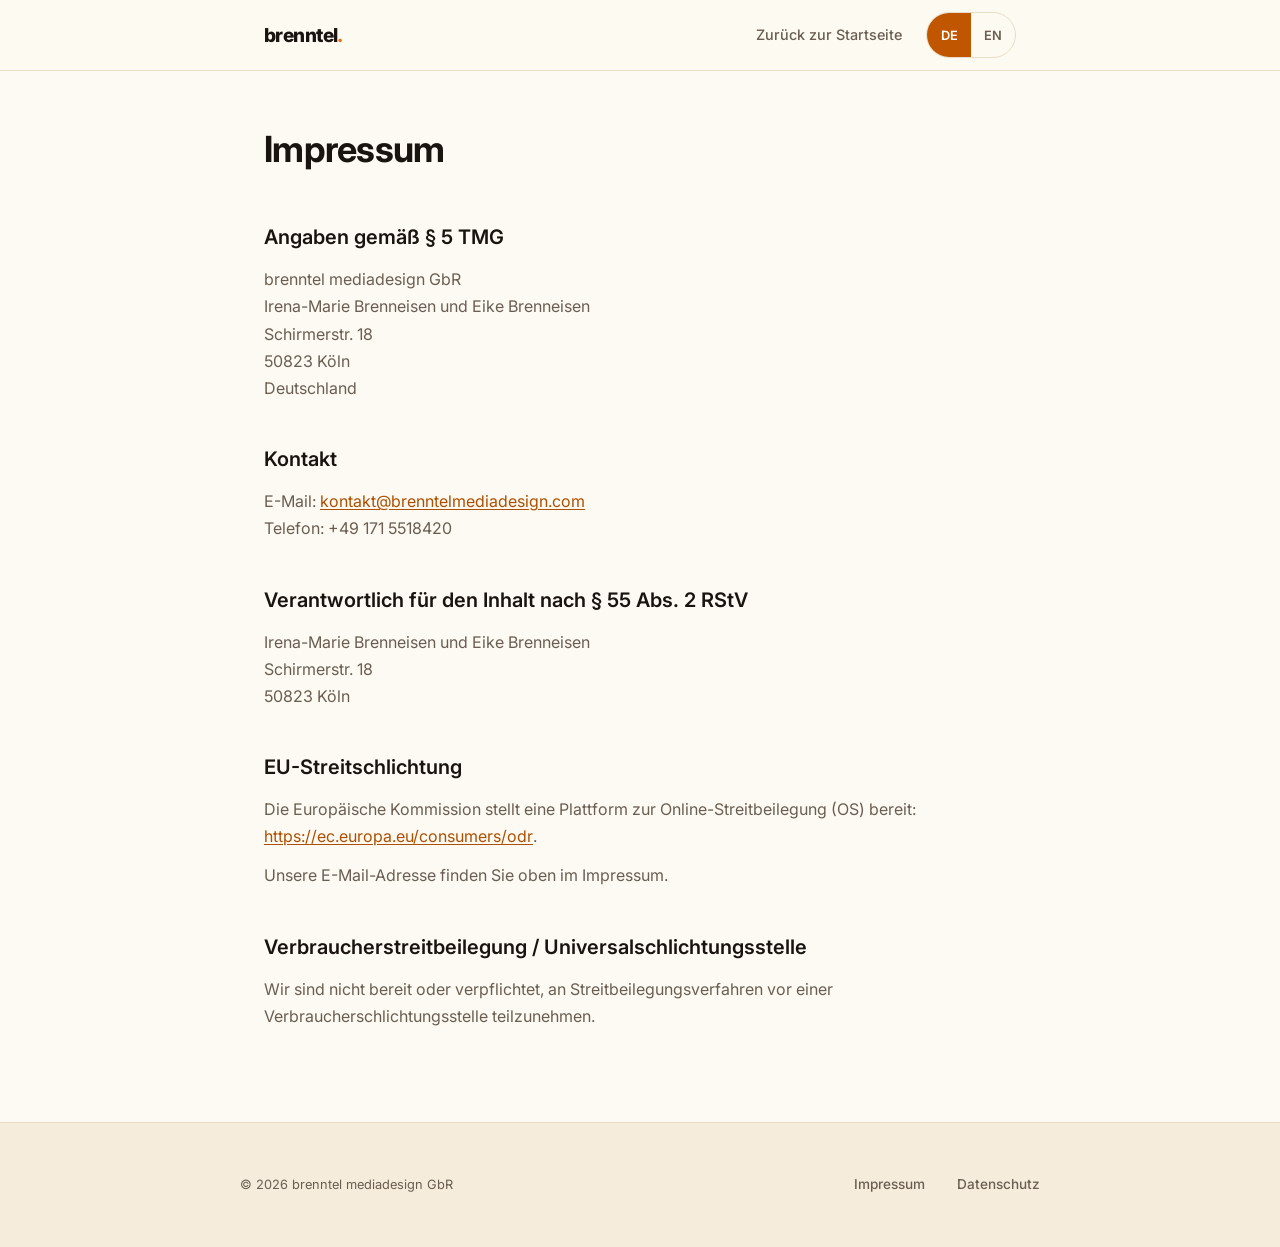
<file: impressum.html>
<!DOCTYPE html>
<html lang="de">
<head>
  <meta charset="UTF-8">
  <meta name="viewport" content="width=device-width, initial-scale=1.0">
  <title>Impressum — brenntel mediadesign GbR</title>
  <meta name="description" content="Impressum von brenntel mediadesign GbR — Irena-Marie Brenneisen und Eike Brenneisen. Angaben gemäß § 5 TMG.">
  <meta name="robots" content="noindex, follow">
  <link rel="canonical" href="https://brenntelmediadesign.com/impressum.html">
  <link rel="icon" type="image/svg+xml" href="favicon.svg">
  <link rel="preconnect" href="https://fonts.googleapis.com">
  <link rel="preconnect" href="https://fonts.gstatic.com" crossorigin>
  <link href="https://fonts.googleapis.com/css2?family=Inter:wght@300;400;500;600;700&display=swap" rel="stylesheet">
  <link rel="stylesheet" href="css/shared.css?v=20261024a">
  <link rel="stylesheet" href="css/legal.css?v=20261024a">
</head>
<body>

  <a class="skip-link" href="#main" data-de="Zum Inhalt springen" data-en="Skip to content">Zum Inhalt springen</a>

  <header class="site-header" role="banner">
    <div class="header-inner">
      <a href="index.html" class="logo" aria-label="brenntel mediadesign GbR — Startseite">brenntel<span>.</span></a>
      <nav class="header-nav" aria-label="Navigation" data-de-aria-label="Navigation" data-en-aria-label="Navigation">
        <a href="index.html" data-de="Zurück zur Startseite" data-en="Back to Homepage">Zurück zur Startseite</a>
        <div class="lang-toggle" role="group" aria-label="Sprachauswahl" data-de-aria-label="Sprachauswahl" data-en-aria-label="Language">
          <button type="button" data-lang="de" class="active" aria-pressed="true" aria-label="Deutsch" lang="de">DE</button>
          <button type="button" data-lang="en" aria-pressed="false" aria-label="English" lang="en">EN</button>
        </div>
      </nav>
    </div>
  </header>

  <main class="content" id="main" tabindex="-1">
    <!-- German Version -->
    <div id="impressum-de">
      <h1>Impressum</h1>

      <h2>Angaben gemäß § 5 TMG</h2>
      <p>
        brenntel mediadesign GbR<br>
        Irena-Marie Brenneisen und Eike Brenneisen<br>
        Schirmerstr. 18<br>
        50823 Köln<br>
        Deutschland
      </p>

      <h2>Kontakt</h2>
      <p>
        E-Mail: <a href="mailto:kontakt@brenntelmediadesign.com">kontakt@brenntelmediadesign.com</a><br>
        Telefon: +49 171 5518420
      </p>

      <h2>Verantwortlich für den Inhalt nach § 55 Abs. 2 RStV</h2>
      <p>
        Irena-Marie Brenneisen und Eike Brenneisen<br>
        Schirmerstr. 18<br>
        50823 Köln
      </p>

      <h2>EU-Streitschlichtung</h2>
      <p>
        Die Europäische Kommission stellt eine Plattform zur Online-Streitbeilegung (OS) bereit:
        <a href="https://ec.europa.eu/consumers/odr" target="_blank" rel="noopener noreferrer">https://ec.europa.eu/consumers/odr<span class="sr-only"> (öffnet in neuem Tab)</span></a>.
      </p>
      <p>Unsere E-Mail-Adresse finden Sie oben im Impressum.</p>

      <h2>Verbraucherstreitbeilegung / Universalschlichtungsstelle</h2>
      <p>Wir sind nicht bereit oder verpflichtet, an Streitbeilegungsverfahren vor einer Verbraucherschlichtungsstelle teilzunehmen.</p>
    </div>

    <!-- English Version -->
    <div id="impressum-en" style="display: none;">
      <h1>Legal Notice</h1>

      <h2>Information pursuant to § 5 TMG (German Telemedia Act)</h2>
      <p>
        brenntel mediadesign GbR<br>
        Irena-Marie Brenneisen and Eike Brenneisen<br>
        Schirmerstr. 18<br>
        50823 Cologne<br>
        Germany
      </p>

      <h2>Contact</h2>
      <p>
        Email: <a href="mailto:kontakt@brenntelmediadesign.com">kontakt@brenntelmediadesign.com</a><br>
        Phone: +49 171 5518420
      </p>

      <h2>Responsible for content pursuant to § 55 Abs. 2 RStV</h2>
      <p>
        Irena-Marie Brenneisen and Eike Brenneisen<br>
        Schirmerstr. 18<br>
        50823 Cologne
      </p>

      <h2>EU Dispute Resolution</h2>
      <p>
        The European Commission provides a platform for online dispute resolution (ODR):
        <a href="https://ec.europa.eu/consumers/odr" target="_blank" rel="noopener noreferrer">https://ec.europa.eu/consumers/odr<span class="sr-only"> (opens in a new tab)</span></a>.
      </p>
      <p>You can find our email address in the legal notice above.</p>

      <h2>Consumer Dispute Resolution</h2>
      <p>We are not willing or obliged to participate in dispute resolution proceedings before a consumer arbitration board.</p>
    </div>
  </main>

  <footer class="site-footer" role="contentinfo">
    <div class="footer-inner">
      <p class="footer-copy">&copy; <span id="year"></span> brenntel mediadesign GbR</p>
      <div class="footer-links">
        <a href="impressum.html" data-de="Impressum" data-en="Legal Notice">Impressum</a>
        <a href="datenschutz.html" data-de="Datenschutz" data-en="Privacy Policy">Datenschutz</a>
      </div>
    </div>
  </footer>

  <script src="js/shared.js?v=20261024a"></script>
  <script>
    document.addEventListener('langchange', function (e) {
      var lang = e.detail.lang;
      document.getElementById('impressum-de').style.display = lang === 'de' ? 'block' : 'none';
      document.getElementById('impressum-en').style.display = lang === 'en' ? 'block' : 'none';
      document.title = lang === 'de'
        ? 'Impressum — brenntel mediadesign GbR'
        : 'Legal Notice — brenntel mediadesign GbR';
    });
  </script>
</body>
</html>
</file>
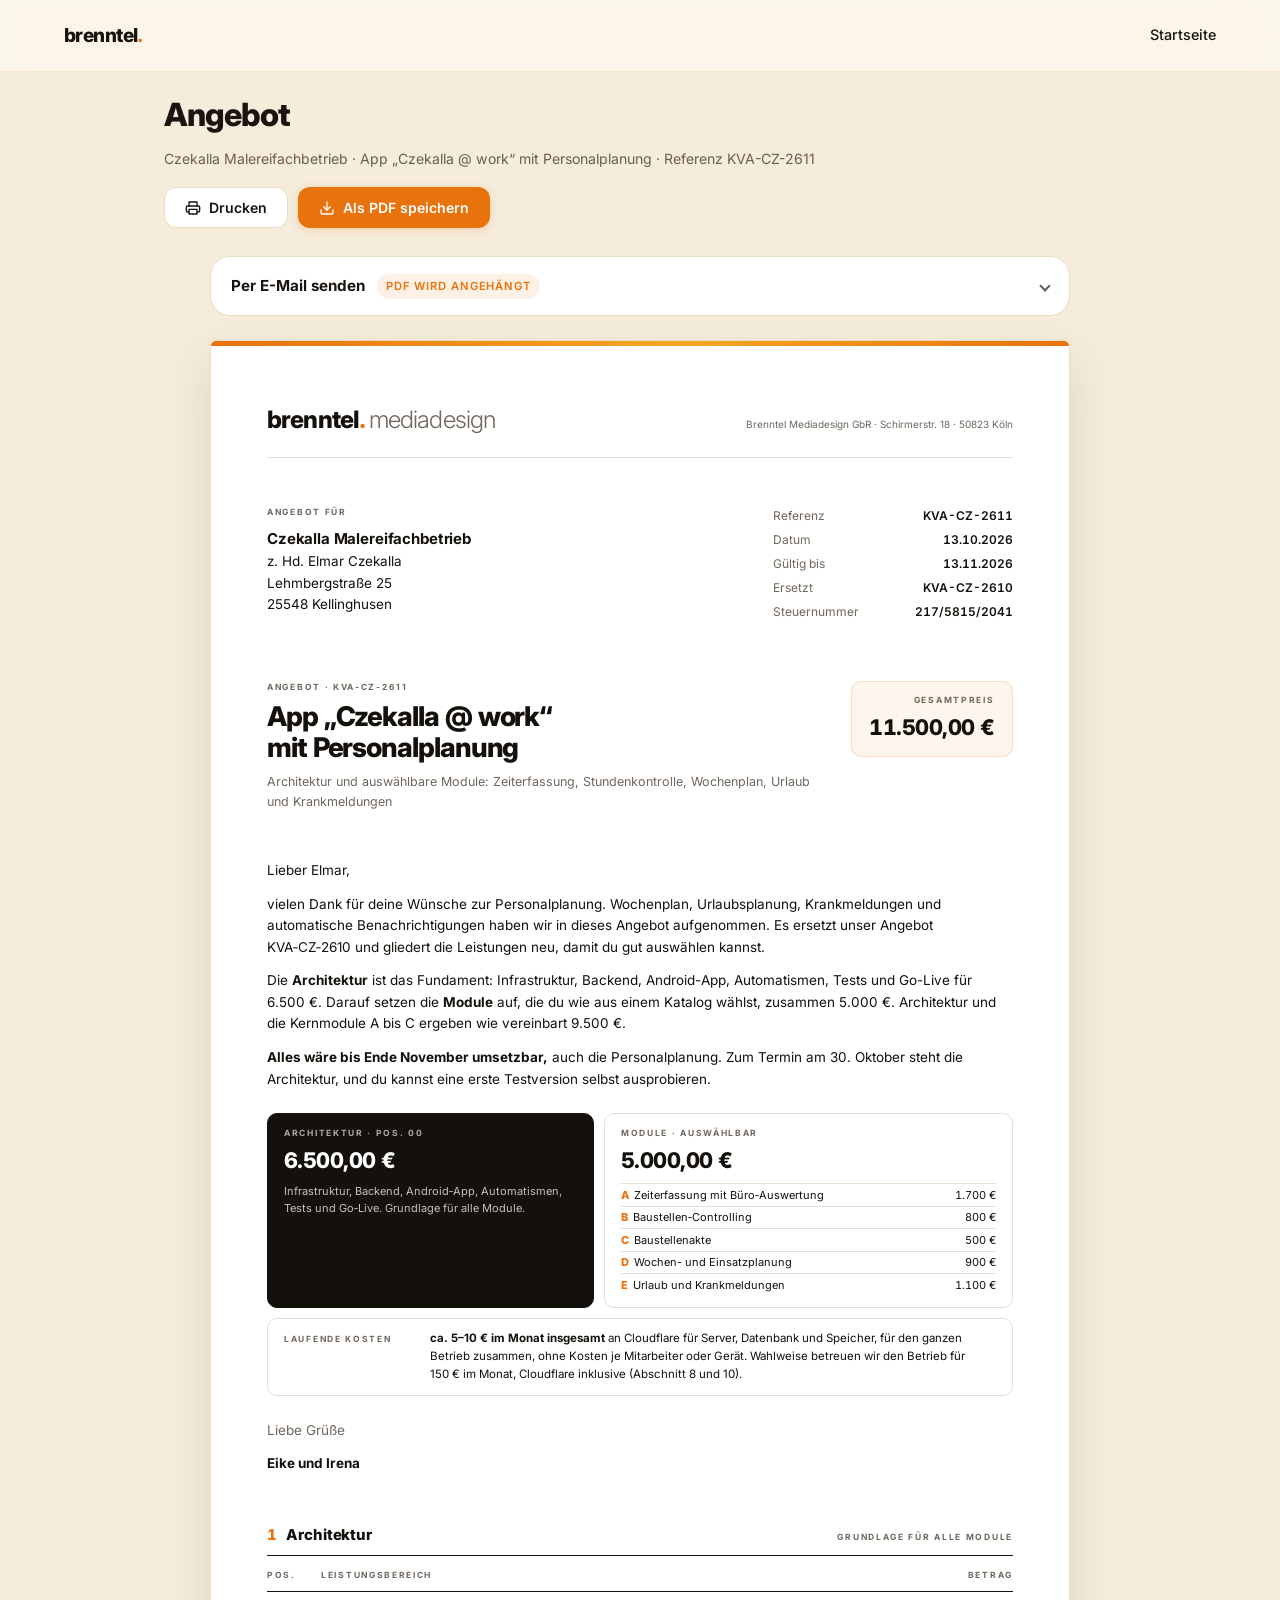
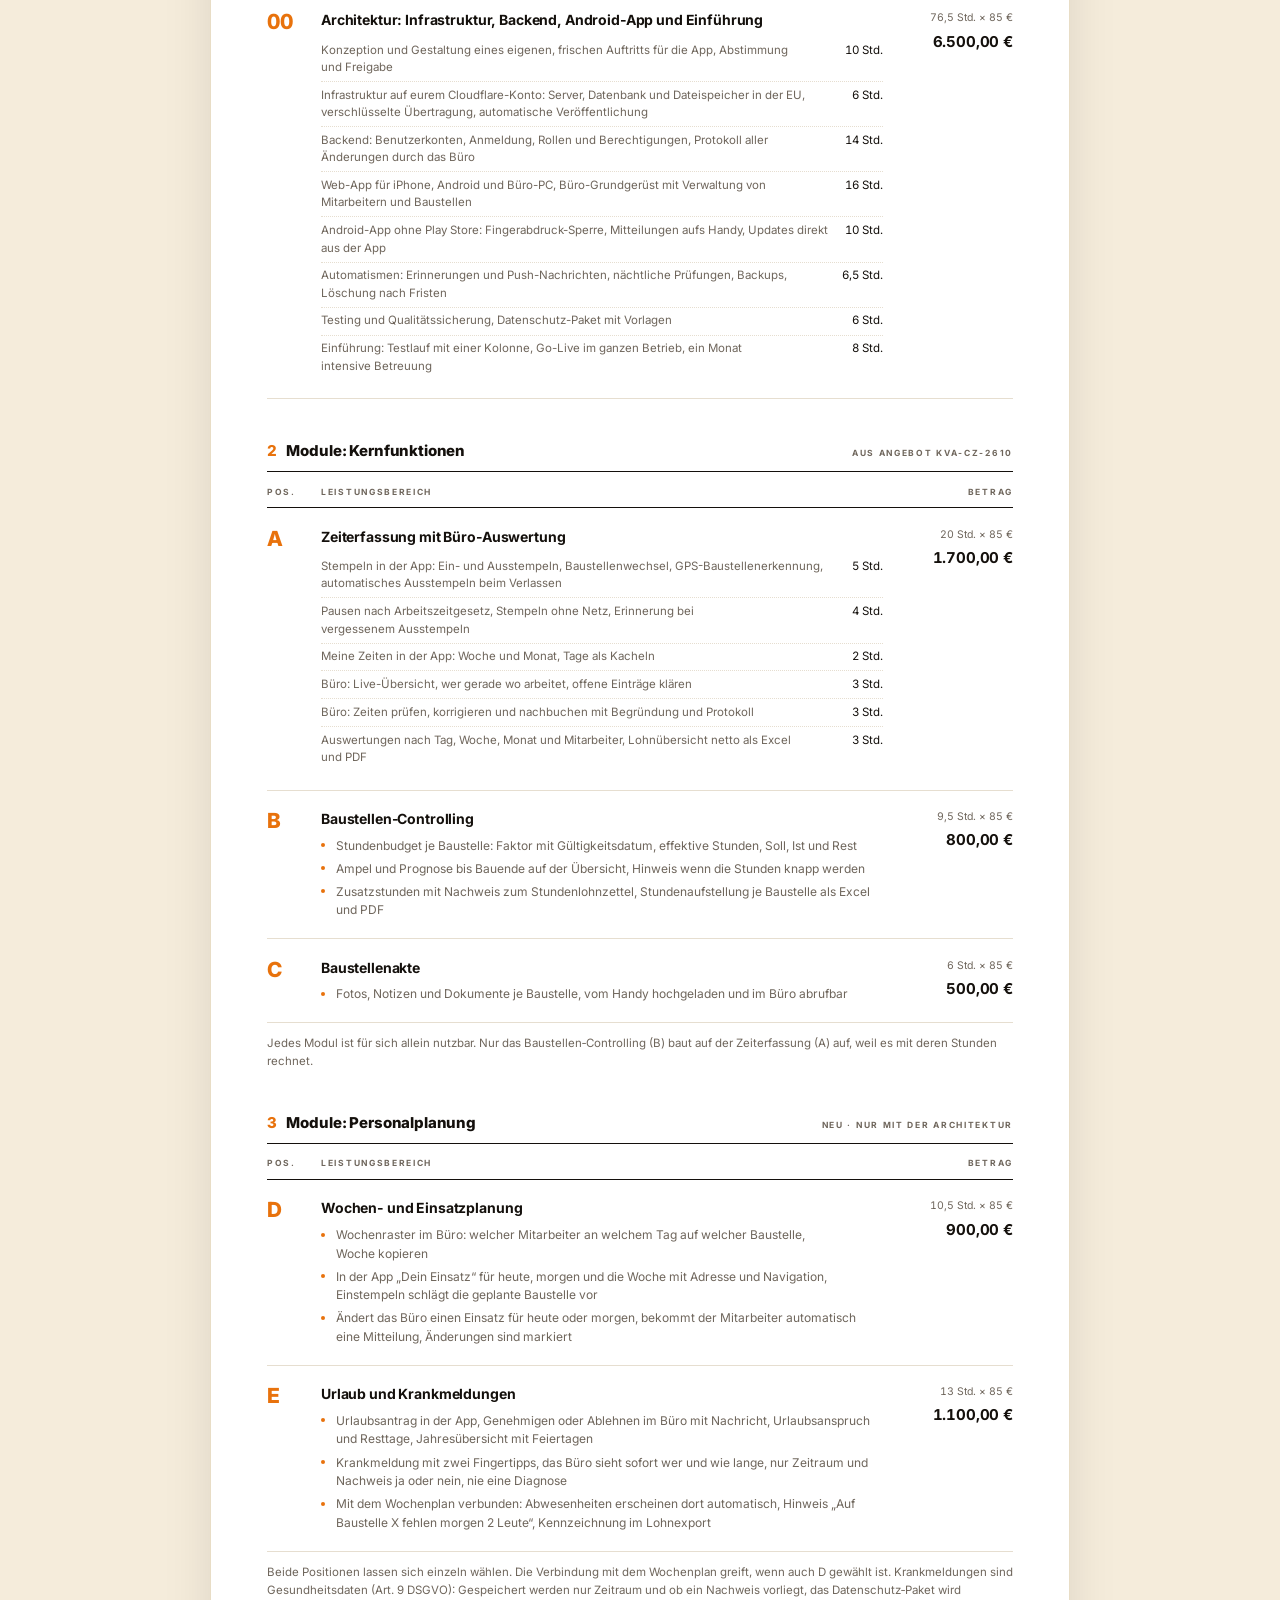
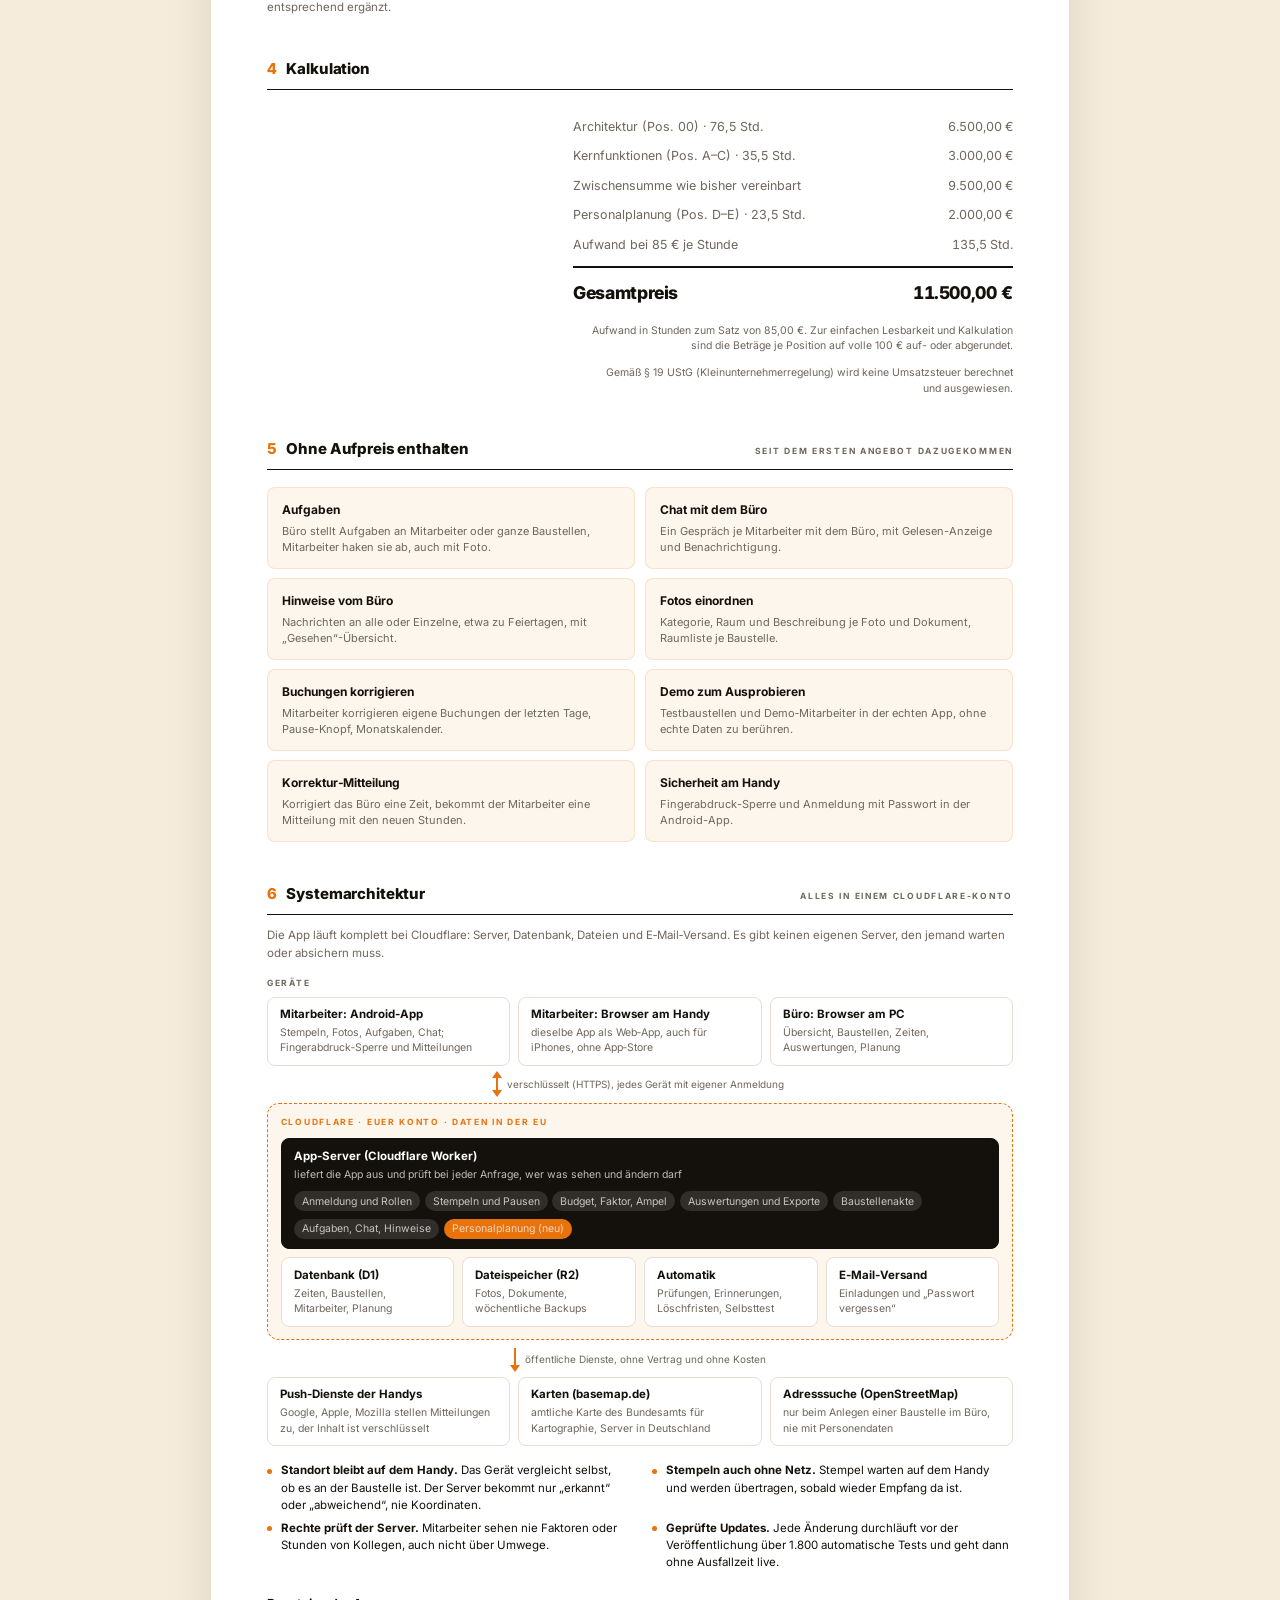
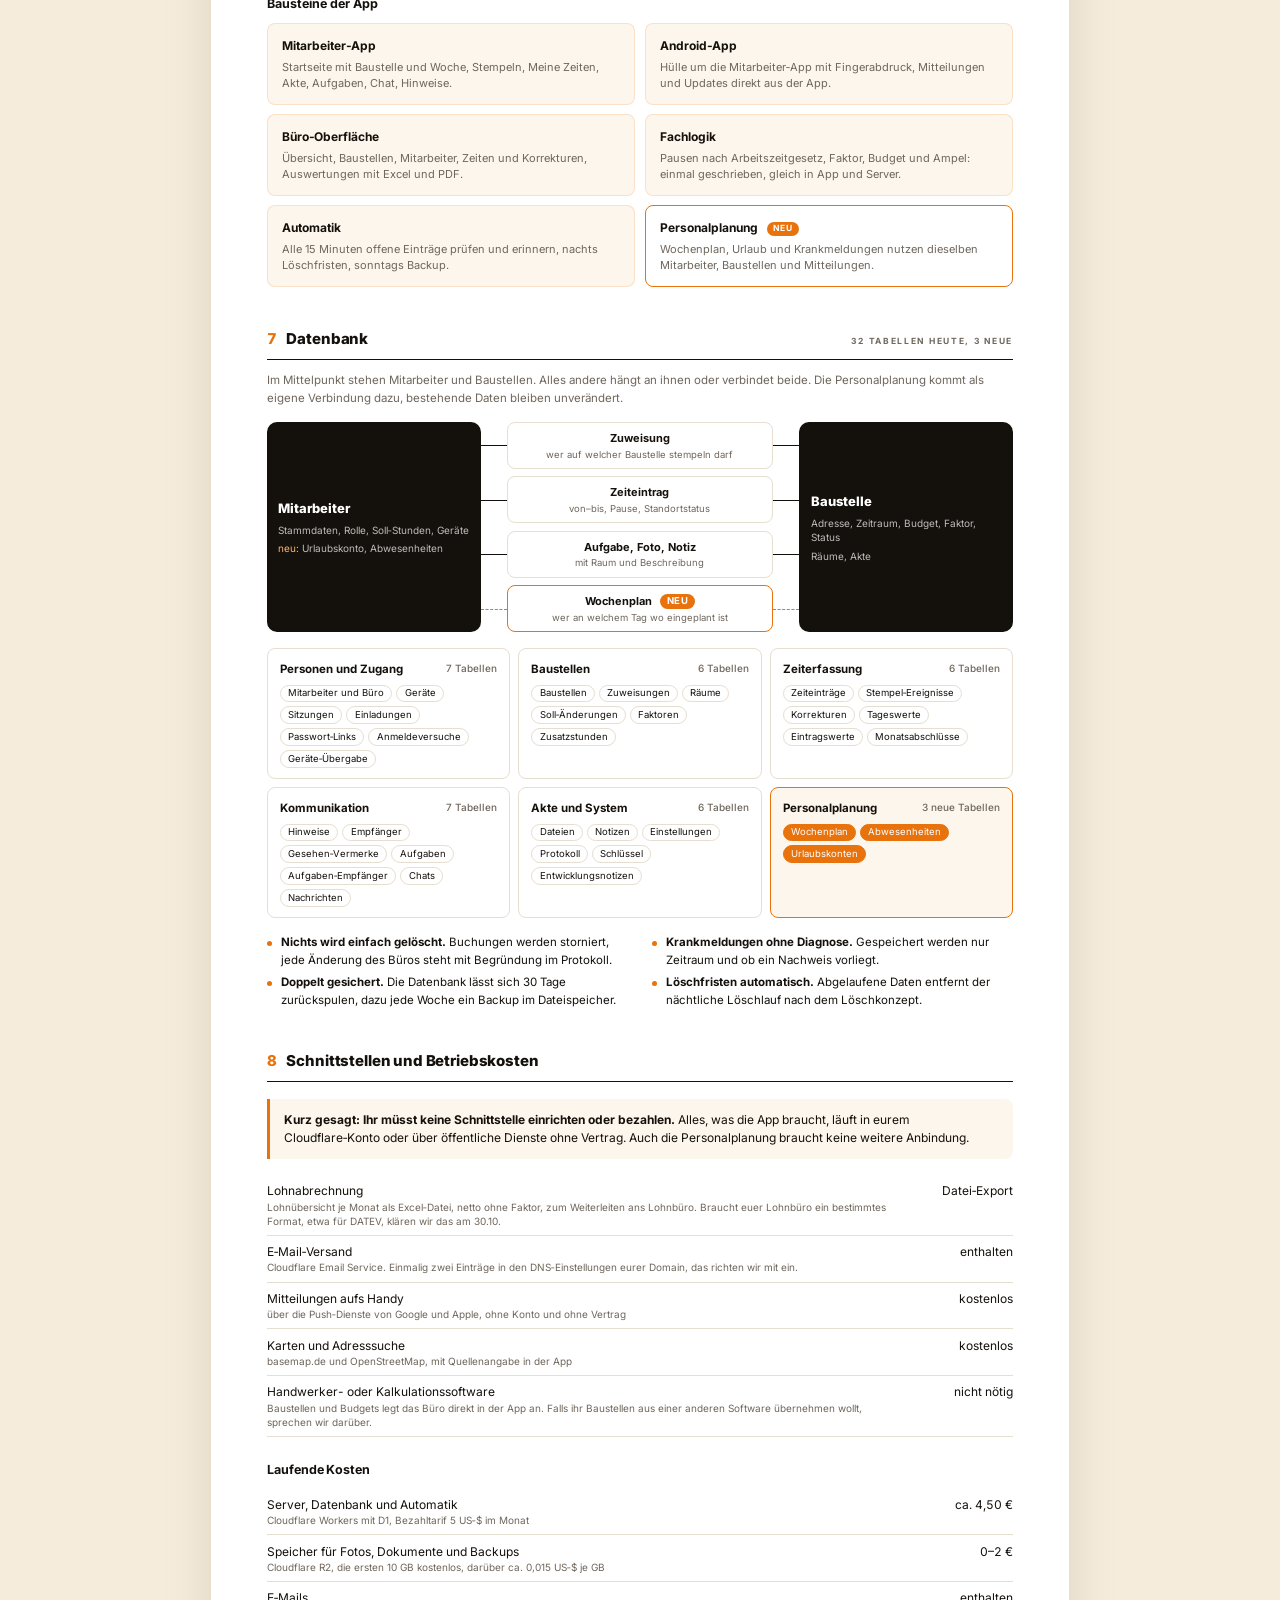
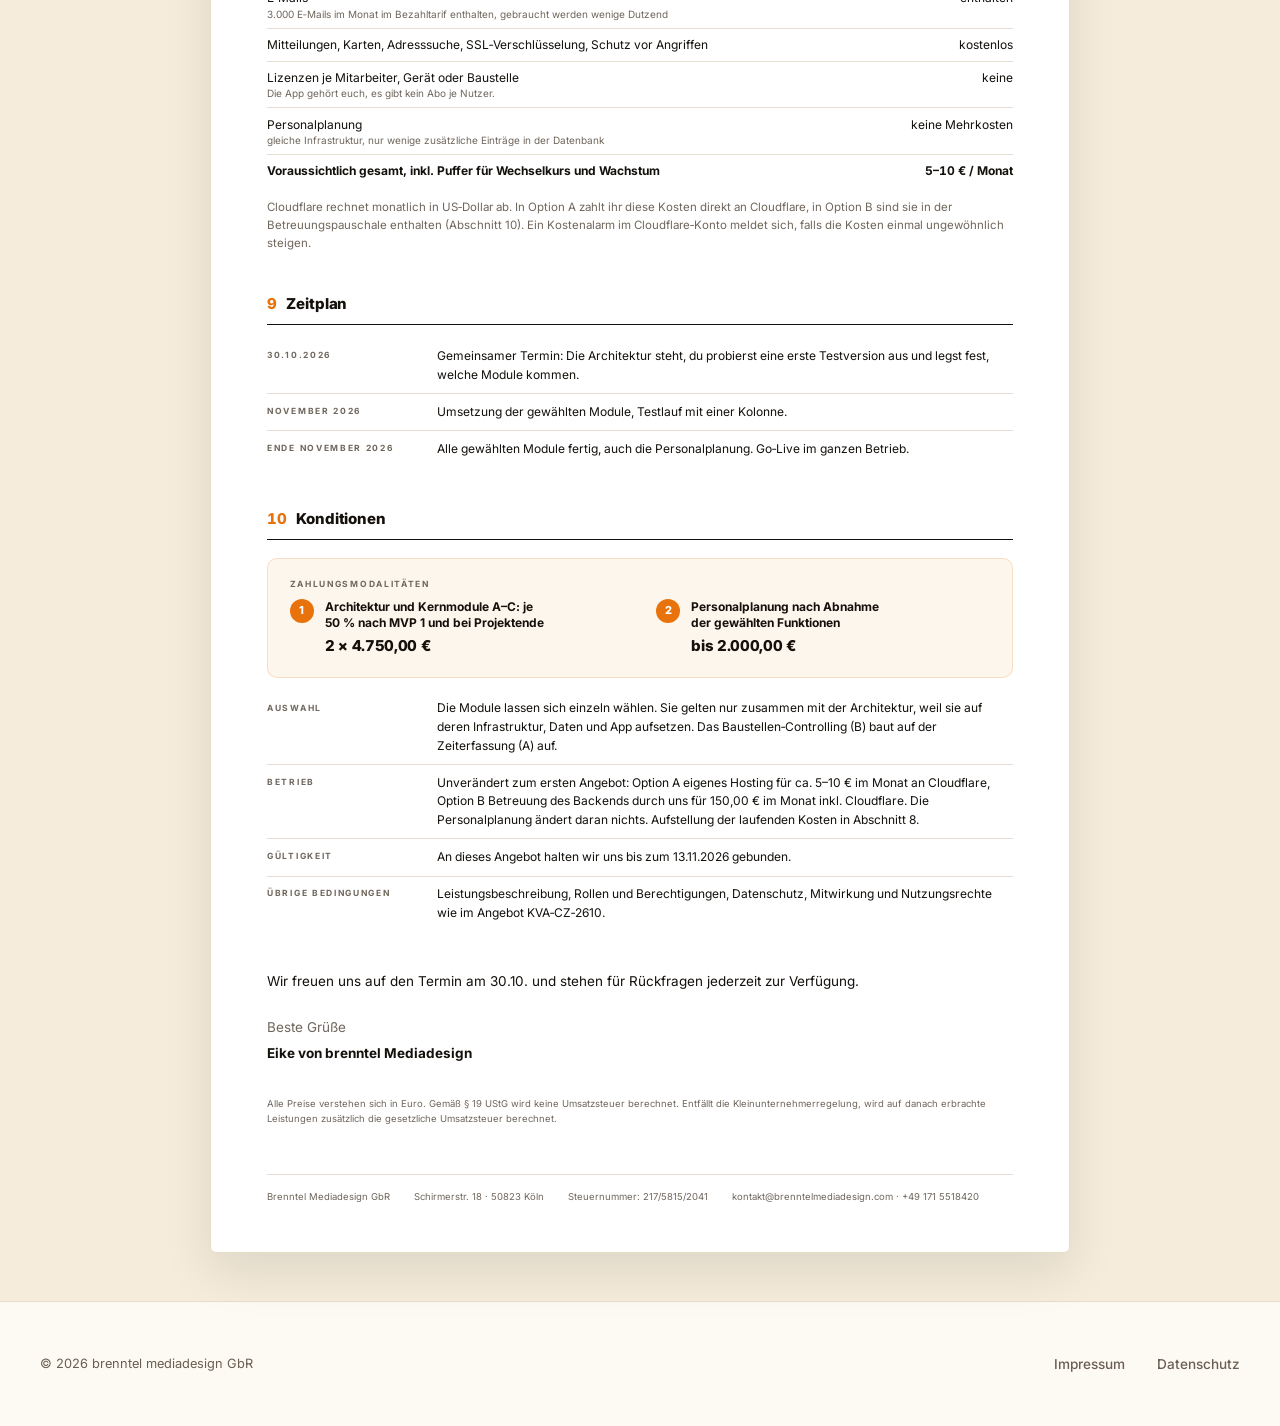
<file: kva-czekalla-2.html>
<!DOCTYPE html>
<html lang="de">
<head>
  <meta charset="UTF-8">
  <meta name="viewport" content="width=device-width, initial-scale=1.0">
  <title>Angebot KVA-CZ-2611 — brenntel. mediadesign</title>
  <meta name="robots" content="noindex, nofollow">
  <link rel="icon" type="image/svg+xml" href="favicon.svg">
  <link rel="preconnect" href="https://fonts.googleapis.com">
  <link rel="preconnect" href="https://fonts.gstatic.com" crossorigin>
  <link href="https://fonts.googleapis.com/css2?family=Inter:wght@300;400;500;600;700;800&display=swap" rel="stylesheet">
  <link rel="stylesheet" href="css/shared.css">
  <link rel="stylesheet" href="css/rechnung.css">
  <link rel="stylesheet" href="css/kva-sheet.css?v=20261008c">
  <style>
    /* ---------- Architektur, Datenbank, Schnittstellen (nur dieses Angebot) ----------
       Diagramme bewusst aus HTML und CSS statt SVG: html2canvas übernimmt Inline-SVG
       nicht in die PDF. */
    .ks-arch { display: grid; gap: 0; }
    .ks-arch-label {
      font-size: 8.5px; font-weight: 700; letter-spacing: 0.2em; text-transform: uppercase; color: var(--muted);
      margin: 0 0 0.4rem;
    }
    .ks-arch-row { display: grid; grid-template-columns: repeat(3, minmax(0, 1fr)); gap: 0.5rem; }
    .ks-arch-row-4 { grid-template-columns: repeat(4, minmax(0, 1fr)); }
    .ks-node {
      padding: 0.6rem 0.75rem; border: 1px solid var(--rule); border-radius: 8px; background: var(--paper);
    }
    .ks-node strong { display: block; font-size: 11.5px; font-weight: 700; line-height: 1.35; }
    .ks-node span { display: block; margin-top: 0.15rem; font-size: 10.5px; line-height: 1.45; color: var(--muted); }
    .ks-node-dark { background: var(--ink); border-color: var(--ink); color: #fff; }
    .ks-node-dark span { color: rgba(255, 255, 255, 0.72); }
    .ks-flow {
      display: flex; align-items: center; justify-content: center; gap: 0.6rem; padding: 0.45rem 0;
      font-size: 10px; color: var(--muted); text-align: center;
    }
    /* Pfeil: Linie mit Spitze aus Rahmenkanten */
    .ks-arrow { position: relative; width: 2px; height: 22px; background: var(--accent); flex-shrink: 0; }
    .ks-arrow::after {
      content: ""; position: absolute; left: -4px; bottom: -2px; width: 0; height: 0;
      border-left: 5px solid transparent; border-right: 5px solid transparent; border-top: 7px solid var(--accent);
    }
    .ks-arrow-both::before {
      content: ""; position: absolute; left: -4px; top: -2px; width: 0; height: 0;
      border-left: 5px solid transparent; border-right: 5px solid transparent; border-bottom: 7px solid var(--accent);
    }
    .ks-cloud {
      padding: 0.8rem; border: 1.5px dashed var(--accent); border-radius: 12px; background: var(--tint);
      display: grid; gap: 0.5rem;
    }
    .ks-cloud .ks-arch-label { color: var(--accent); margin: 0; }
    .ks-modules { display: flex; flex-wrap: wrap; gap: 0.3rem; margin-top: 0.45rem; }
    .ks-chip {
      display: inline-block; padding: 0.15rem 0.5rem; border-radius: 999px; font-size: 10px; line-height: 1.5;
      background: rgba(255, 255, 255, 0.12); color: #fff; white-space: nowrap;
    }
    .ks-chip-new { background: var(--accent); }
    .ks-chip-light { background: var(--paper); color: var(--ink); border: 1px solid var(--rule); }
    .ks-chip-light.ks-chip-new { background: var(--accent); border-color: var(--accent); color: #fff; }
    .ks-points { margin: 1rem 0 0; padding: 0; list-style: none; display: grid; grid-template-columns: repeat(2, minmax(0, 1fr)); gap: 0.35rem 1.5rem; }
    .ks-points li { position: relative; padding-left: 0.9rem; font-size: 11.5px; line-height: 1.5; }
    .ks-points li::before {
      content: ""; position: absolute; left: 0; top: 0.55em; width: 5px; height: 5px; border-radius: 50%; background: var(--accent);
    }
    .ks-points strong { font-weight: 700; }
    .ks-sub { margin: 1.4rem 0 0.6rem; font-size: 12.5px; font-weight: 700; }
    .ks-page-new { background: var(--paper); border: 1.5px solid var(--accent); }
    .ks-tag {
      display: inline-block; margin-left: 0.35rem; padding: 0 0.4rem; border-radius: 999px; background: var(--accent);
      color: #fff; font-size: 8.5px; font-weight: 700; letter-spacing: 0.08em; text-transform: uppercase; vertical-align: 1px;
    }

    /* Datenmodell: Mitarbeiter und Baustelle, dazwischen ihre Verbindungen */
    .ks-er { display: grid; grid-template-columns: minmax(0, 1fr) minmax(0, 1.25fr) minmax(0, 1fr); column-gap: 26px; row-gap: 0.45rem; }
    .ks-er-entity {
      grid-row: 1 / 5; display: flex; flex-direction: column; justify-content: center; gap: 0.25rem;
      padding: 0.7rem; border-radius: 10px; background: var(--ink); color: #fff;
    }
    .ks-er-entity strong { font-size: 13px; font-weight: 800; }
    .ks-er-entity span { font-size: 10px; line-height: 1.45; color: rgba(255, 255, 255, 0.72); }
    .ks-er-entity em { font-style: normal; color: #ffb36b; }
    .ks-er-rel {
      position: relative; padding: 0.45rem 0.6rem; border: 1px solid var(--rule); border-radius: 8px; background: var(--paper);
      text-align: center;
    }
    .ks-er-rel strong { display: block; font-size: 11px; font-weight: 700; }
    .ks-er-rel span { display: block; font-size: 9.5px; line-height: 1.4; color: var(--muted); }
    .ks-er-rel .ks-tag { display: inline-block; color: #fff; line-height: 1.5; }
    .ks-er-rel::before,
    .ks-er-rel::after { content: ""; position: absolute; top: 50%; width: 26px; border-top: 1.5px solid var(--ink); }
    .ks-er-rel::before { left: -27px; }
    .ks-er-rel::after { right: -27px; }
    .ks-er-rel.ks-er-new { border: 1.5px solid var(--accent); }
    .ks-er-rel.ks-er-new::before,
    .ks-er-rel.ks-er-new::after { border-top: 1.5px dashed var(--accent); }

    .ks-db { display: grid; grid-template-columns: repeat(3, minmax(0, 1fr)); gap: 0.5rem; margin-top: 1rem; }
    .ks-db-group { padding: 0.65rem 0.75rem; border: 1px solid var(--rule); border-radius: 8px; }
    .ks-db-group-new { border: 1.5px solid var(--accent); background: var(--tint); }
    .ks-db-group strong { display: flex; justify-content: space-between; gap: 0.5rem; font-size: 11.5px; font-weight: 700; }
    .ks-db-group strong small { font-size: 10px; font-weight: 500; color: var(--muted); white-space: nowrap; }
    .ks-db-group .ks-modules { margin-top: 0.4rem; gap: 0.25rem; }
    .ks-db-group .ks-chip { font-size: 9.5px; padding: 0.05rem 0.45rem; }

    .ks-answer {
      margin: 0 0 1rem; padding: 0.7rem 0.9rem; border-left: 3px solid var(--accent); background: var(--tint);
      font-size: 12px; line-height: 1.55; border-radius: 0 8px 8px 0;
    }
    .ks-answer strong { font-weight: 700; }
    .ks-costs td.ks-cost-ok { color: var(--ink); }
    .ks-split { display: grid; grid-template-columns: minmax(0, 1fr) minmax(0, 1.25fr); gap: 0.6rem; margin-top: 1.4rem; }
    .ks-split-card { padding: 0.85rem 1rem; border: 1px solid var(--rule); border-radius: 10px; }
    .ks-split-card-main { background: var(--ink); border-color: var(--ink); color: #fff; }
    .ks-split-card .re-doc-label { margin: 0; }
    .ks-split-card-main .re-doc-label { color: rgba(255, 255, 255, 0.65); }
    .ks-split-amount { display: block; margin: 0.15rem 0 0.35rem; font-size: 1.35rem; font-weight: 800; letter-spacing: -0.025em; font-variant-numeric: tabular-nums; white-space: nowrap; }
    .ks-split-card p { margin: 0; font-size: 11px; line-height: 1.5; color: var(--muted); }
    .ks-split-card-main p { color: rgba(255, 255, 255, 0.75); }
    .ks-split-list { margin: 0.35rem 0 0; padding: 0; list-style: none; display: grid; gap: 0.15rem; }
    .ks-split-list li { display: flex; justify-content: space-between; gap: 0.75rem; font-size: 11px; line-height: 1.45; border-top: 1px solid var(--rule); padding-top: 0.2rem; }
    .ks-split-list li span:last-child { white-space: nowrap; font-variant-numeric: tabular-nums; }
    .ks-split-list b { color: var(--accent); font-weight: 800; margin-right: 0.35rem; }
    .re-sheet.pdf-capture .ks-split { page-break-inside: avoid; }
    @media print { .ks-split { break-inside: avoid; page-break-inside: avoid; } .ks-split-card-main { -webkit-print-color-adjust: exact; print-color-adjust: exact; } }
    @media (max-width: 700px) { .re-sheet:not(.pdf-capture) .ks-split { grid-template-columns: 1fr; } }
    .ks-sub-list { margin: 0.45rem 0 0; display: grid; gap: 0; }
    .ks-sub-row { display: grid; grid-template-columns: minmax(0, 1fr) auto; gap: 1rem; padding: 0.3rem 0; border-top: 1px dotted var(--rule); }
    .ks-sub-row:first-child { border-top: 0; }
    .ks-sub-row dt { font-size: 11.5px; line-height: 1.5; color: var(--muted); text-wrap: pretty; }
    .ks-sub-row dd { margin: 0; font-size: 11.5px; line-height: 1.5; white-space: nowrap; font-variant-numeric: tabular-nums; }
    .ks-run { display: grid; grid-template-columns: 130px minmax(0, 1fr); gap: 1rem; align-items: baseline; margin-top: 0.6rem; padding: 0.7rem 1rem; border: 1px solid var(--rule); border-radius: 10px; }
    .ks-run .re-doc-label { margin: 0; }
    .ks-run p { margin: 0; font-size: 11.5px; line-height: 1.55; text-wrap: pretty; }
    .ks-run strong { font-weight: 700; }
    .re-sheet.pdf-capture .ks-run { page-break-inside: avoid; }
    @media (max-width: 700px) { .re-sheet:not(.pdf-capture) .ks-run { grid-template-columns: 1fr; gap: 0.3rem; } }
    /* Handy: Teilaufwände unter Titel und Betrag über die volle Breite */
    @media (max-width: 700px) {
      .re-sheet:not(.pdf-capture) .ks-row-sub > div:not(.re-item-price) { display: contents; }
      .re-sheet:not(.pdf-capture) .ks-row-sub .re-item-index { grid-column: 1; grid-row: 1; }
      .re-sheet:not(.pdf-capture) .ks-row-sub .re-item-title { grid-column: 2; grid-row: 1; }
      .re-sheet:not(.pdf-capture) .ks-row-sub .re-item-price { grid-column: 3; grid-row: 1; }
      .re-sheet:not(.pdf-capture) .ks-row-sub .ks-sub-list { grid-column: 2 / 4; grid-row: 2; margin-top: -0.4rem; }
    }
    .ks-intro-closing { margin-top: 0.4rem; }
    .ks-calc-sums { width: min(440px, 100%); }
    .ks-sum-hours { font-size: inherit; white-space: nowrap; }
    @media (max-width: 700px) {
      .re-sheet:not(.pdf-capture) .ks-sum-hours { display: block; font-size: 11px; }
      .re-sheet:not(.pdf-capture) .ks-sum-dot { display: none; }
    }

    /* Im Grid verschiebt der Abstandshalter von html2pdf die Nachbarn: Grids
       (Punkte, Tabellengruppen, Bausteine) als Ganzes mit .ks-keep umbrechen */
    .re-sheet.pdf-capture .ks-cloud,
    .re-sheet.pdf-capture .ks-er,
    .re-sheet.pdf-capture .ks-answer { page-break-inside: avoid; }

    @media print {
      .ks-cloud, .ks-er, .ks-answer { break-inside: avoid; page-break-inside: avoid; }
      .ks-cloud, .ks-node-dark, .ks-chip, .ks-er-entity, .ks-db-group-new, .ks-tag, .ks-answer, .ks-arrow {
        -webkit-print-color-adjust: exact; print-color-adjust: exact;
      }
    }

    @media (max-width: 700px) {
      .re-sheet:not(.pdf-capture) .ks-arch-row,
      .re-sheet:not(.pdf-capture) .ks-db,
      .re-sheet:not(.pdf-capture) .ks-points { grid-template-columns: 1fr; }
      .re-sheet:not(.pdf-capture) .ks-arch-row-4 { grid-template-columns: repeat(2, minmax(0, 1fr)); }
      .re-sheet:not(.pdf-capture) .ks-er { column-gap: 14px; }
      .re-sheet:not(.pdf-capture) .ks-er-rel::before { left: -15px; width: 14px; }
      .re-sheet:not(.pdf-capture) .ks-er-rel::after { right: -15px; width: 14px; }
      .re-sheet:not(.pdf-capture) .ks-er-entity { padding: 0.55rem; }
      .re-sheet:not(.pdf-capture) .ks-er-entity strong { font-size: 11.5px; }
    }
  </style>
</head>
<body class="re-body ks-body">

  <!-- ======== Header ======== -->
  <header class="site-header" role="banner">
    <div class="header-inner">
      <a href="index.html" class="logo" aria-label="brenntel mediadesign GbR — Startseite">brenntel<span>.</span></a>
      <nav class="nav-desktop" aria-label="Navigation">
        <a href="index.html">Startseite</a>
      </nav>
      <div class="header-mobile-actions">
        <button class="hamburger" aria-label="Menü öffnen" aria-expanded="false">
          <span></span><span></span><span></span>
        </button>
      </div>
    </div>
    <nav class="nav-mobile" aria-label="Mobile Navigation">
      <div class="nav-mobile-inner">
        <a href="index.html">
          <span>Startseite</span>
          <svg class="nav-mobile-chevron" width="16" height="16" viewBox="0 0 24 24" fill="none" stroke="currentColor" stroke-width="2.5" stroke-linecap="round" stroke-linejoin="round"><path d="M9 18l6-6-6-6"/></svg>
        </a>
      </div>
    </nav>
    <div class="nav-overlay" aria-hidden="true"></div>
  </header>

  <main class="re-app ks-app" id="ks-app">

    <div class="re-toolbar ks-toolbar">
      <div class="re-toolbar-title">
        <h1>Angebot</h1>
        <p>Czekalla Malereifachbetrieb · App „Czekalla @ work“ mit Personalplanung · Referenz KVA-CZ-2611</p>
      </div>
      <div class="re-toolbar-actions">
        <button type="button" class="re-btn re-btn-ghost" id="ks-print-btn">
          <svg viewBox="0 0 24 24" fill="none" stroke="currentColor" stroke-width="2" stroke-linecap="round" stroke-linejoin="round" aria-hidden="true"><path d="M6 9V3h12v6"/><path d="M6 18H4a2 2 0 0 1-2-2v-5a2 2 0 0 1 2-2h16a2 2 0 0 1 2 2v5a2 2 0 0 1-2 2h-2"/><rect x="6" y="14" width="12" height="7"/></svg>
          Drucken
        </button>
        <button type="button" class="re-btn re-btn-primary" id="ks-pdf-btn">
          <svg viewBox="0 0 24 24" fill="none" stroke="currentColor" stroke-width="2" stroke-linecap="round" stroke-linejoin="round" aria-hidden="true"><path d="M21 15v4a2 2 0 0 1-2 2H5a2 2 0 0 1-2-2v-4"/><polyline points="7 10 12 15 17 10"/><line x1="12" y1="15" x2="12" y2="3"/></svg>
          Als PDF speichern
        </button>
      </div>
    </div>

    <details class="re-panel ks-mail" id="ks-mail">
      <summary>Per E-Mail senden <span class="re-panel-hint">PDF wird angehängt</span></summary>
      <div class="re-panel-body">
        <div class="re-field-row">
          <label class="re-field"><span>Empfänger</span>
            <input type="email" id="ks-mail-to" value="czekalla@malereifachbetrieb.de" autocomplete="off">
          </label>
          <label class="re-field"><span>CC (optional)</span>
            <input type="text" id="ks-mail-cc" value="" placeholder="name@domain.de, weitere@domain.de" autocomplete="off">
          </label>
        </div>
        <div class="re-field-row">
          <label class="re-field"><span>Absender</span>
            <input type="text" id="ks-mail-from" value="brenntel mediadesign &lt;kontakt@brenntelmediadesign.com&gt;" autocomplete="off">
          </label>
          <label class="re-field"><span>BCC (Kopie an uns)</span>
            <input type="email" id="ks-mail-bcc" value="kontakt@brenntelmediadesign.com" autocomplete="off">
          </label>
        </div>
        <label class="re-field"><span>Betreff</span>
          <input type="text" id="ks-mail-subject" value="Angebot (KVA-CZ-2611) – Czekalla @ work mit Personalplanung" autocomplete="off">
        </label>
        <label class="re-field"><span>Nachricht</span>
          <textarea id="ks-mail-text" rows="20">Lieber Elmar,

wie besprochen haben wir deine Wünsche zur Personalplanung bepreist: Wochenplan, Urlaubsplanung, Krankmeldungen, Benachrichtigungen bei Änderungen und dass alles miteinander verbunden ist.

Damit du gut auswählen kannst, haben wir das Angebot neu gegliedert: Die Architektur mit Infrastruktur, Backend, Android-App, Automatismen, Tests und Go-Live bildet für 6.500 € das Fundament. Darauf setzen die Module auf, die du wie aus einem Katalog wählst, zusammen 5.000 €. Architektur und die Module aus unserem ersten Angebot ergeben wie vereinbart 9.500 €, mit der Personalplanung sind es 11.500 €.

Alles wäre bis Ende November umsetzbar, auch die Personalplanung. Zum Termin am 30. Oktober steht die Architektur, und du kannst eine erste Testversion ausprobieren.

Einiges, das wir seit dem ersten Angebot zusätzlich gebaut haben, etwa Aufgaben, den Chat mit dem Büro und Hinweise an die Mitarbeiter, ist ohne Aufpreis enthalten.

Dazu findest du im Angebot jetzt die Systemarchitektur, das Datenmodell und die laufenden Kosten. Kurz vorweg: Schnittstellen musst du keine einrichten, alles läuft in eurem Cloudflare-Konto, für etwa 5–10 € im Monat.

Am 30.10. gehen wir das gern gemeinsam durch und legen fest, welche Module kommen.

Viele Grüße
Eike</textarea>
        </label>
        <button type="button" class="re-btn re-btn-primary re-send-btn" id="ks-send-btn">
          <svg viewBox="0 0 24 24" fill="none" stroke="currentColor" stroke-width="2" stroke-linecap="round" stroke-linejoin="round" aria-hidden="true"><path d="M22 2L11 13"/><path d="M22 2l-7 20-4-9-9-4 20-7z"/></svg>
          <span>Angebot als PDF senden</span>
        </button>
        <p class="re-send-status" id="ks-send-status" aria-live="polite"></p>
      </div>
    </details>

    <section class="re-preview ks-preview" aria-label="Angebot">
      <article class="re-sheet ks-sheet" id="ks-sheet" data-kind="angebot" data-label="Angebot">
        <span class="re-sheet-bar" aria-hidden="true"></span>

        <header class="re-doc-head">
          <div class="re-doc-brand">brenntel<span>.</span> <em>mediadesign</em></div>
          <p class="re-doc-sender-line">Brenntel Mediadesign GbR · Schirmerstr. 18 · 50823 Köln</p>
        </header>

        <div class="re-doc-addr-row">
          <div class="re-doc-recipient-wrap">
            <span class="re-doc-label">Angebot für</span>
            <div class="re-doc-recipient">
              <p class="re-doc-r-name">Czekalla Malereifachbetrieb</p>
              <p>z. Hd. Elmar Czekalla</p>
              <p>Lehmbergstraße 25</p>
              <p>25548 Kellinghusen</p>
            </div>
          </div>
          <dl class="re-doc-meta">
            <dt>Referenz</dt><dd>KVA-CZ-2611</dd>
            <dt>Datum</dt><dd>13.10.2026</dd>
            <dt>Gültig bis</dt><dd>13.11.2026</dd>
            <dt>Ersetzt</dt><dd>KVA-CZ-2610</dd>
            <dt>Steuernummer</dt><dd>217/5815/2041</dd>
          </dl>
        </div>

        <div class="re-doc-titlebar">
          <div class="re-doc-titlebar-left">
            <span class="re-doc-label">Angebot · KVA-CZ-2611</span>
            <h1 class="re-doc-title ks-title">App „Czekalla @&nbsp;work“<br>mit Personalplanung</h1>
            <p class="ks-subtitle">Architektur und auswählbare Module: Zeiterfassung, Stundenkontrolle, Wochenplan, Urlaub und Krankmeldungen</p>
          </div>
          <div class="re-doc-badge">
            <span class="re-doc-label">Gesamtpreis</span>
            <strong>11.500,00 €</strong>
          </div>
        </div>

        <div class="ks-intro">
          <p>Lieber Elmar,</p>
          <p>vielen Dank für deine Wünsche zur Personalplanung. Wochenplan, Urlaubsplanung, Krankmeldungen und automatische Benachrichtigungen haben wir in dieses Angebot aufgenommen. Es ersetzt unser Angebot KVA&#8209;CZ&#8209;2610 und gliedert die Leistungen neu, damit du gut auswählen kannst.</p>
          <p>Die <strong>Architektur</strong> ist das Fundament: Infrastruktur, Backend, Android-App, Automatismen, Tests und Go-Live für 6.500&nbsp;€. Darauf setzen die <strong>Module</strong> auf, die du wie aus einem Katalog wählst, zusammen 5.000&nbsp;€. Architektur und die Kernmodule A bis C ergeben wie vereinbart 9.500&nbsp;€.</p>
          <p><strong>Alles wäre bis Ende November umsetzbar,</strong> auch die Personalplanung. Zum Termin am 30.&nbsp;Oktober steht die Architektur, und du kannst eine erste Testversion selbst ausprobieren.</p>
          <div class="ks-split">
            <div class="ks-split-card ks-split-card-main">
              <span class="re-doc-label">Architektur · Pos. 00</span>
              <strong class="ks-split-amount">6.500,00 €</strong>
              <p>Infrastruktur, Backend, Android&#8209;App, Automatismen, Tests und Go&#8209;Live. Grundlage für alle Module.</p>
            </div>
            <div class="ks-split-card">
              <span class="re-doc-label">Module · auswählbar</span>
              <strong class="ks-split-amount">5.000,00 €</strong>
              <ul class="ks-split-list">
                <li><span><b>A</b>Zeiterfassung mit Büro&#8209;Auswertung</span><span>1.700 €</span></li>
                <li><span><b>B</b>Baustellen&#8209;Controlling</span><span>800 €</span></li>
                <li><span><b>C</b>Baustellenakte</span><span>500 €</span></li>
                <li><span><b>D</b>Wochen- und Einsatzplanung</span><span>900 €</span></li>
                <li><span><b>E</b>Urlaub und Krankmeldungen</span><span>1.100 €</span></li>
              </ul>
            </div>
          </div>
          <div class="ks-run">
            <span class="re-doc-label">Laufende Kosten</span>
            <p><strong>ca. 5–10&nbsp;€ im Monat insgesamt</strong> an Cloudflare für Server, Datenbank und Speicher, für den ganzen Betrieb zusammen, ohne Kosten je Mitarbeiter oder Gerät. Wahlweise betreuen wir den Betrieb für 150&nbsp;€ im Monat, Cloudflare inklusive (Abschnitt&nbsp;8 und&nbsp;10).</p>
          </div>
          <div class="re-doc-closing ks-intro-closing">
            <p class="re-doc-signoff">Liebe Grüße</p>
            <p class="re-doc-names">Eike und Irena</p>
          </div>
        </div>

        <!-- ======== 1. Architektur ======== -->
        <section class="ks-section ks-section-calc">
          <div class="ks-keep">
          <h2 class="ks-h2"><span class="ks-h2-num">1</span> Architektur <span class="ks-h2-note">Grundlage für alle Module</span></h2>
          <div class="re-items-head" aria-hidden="true">
            <span>Pos.</span>
            <span>Leistungsbereich</span>
            <span>Betrag</span>
          </div>
          <div class="re-doc-items">
            <div class="re-item-row ks-row-sub">
              <span class="re-item-index">00</span>
              <div>
                <h3 class="re-item-title">Architektur: Infrastruktur, Backend, Android&#8209;App und Einführung</h3>
                <dl class="ks-sub-list">
                  <div class="ks-sub-row"><dt>Konzeption und Gestaltung eines eigenen, frischen Auftritts für die App, Abstimmung und Freigabe</dt><dd>10&nbsp;Std.</dd></div>
                  <div class="ks-sub-row"><dt>Infrastruktur auf eurem Cloudflare-Konto: Server, Datenbank und Dateispeicher in der EU, verschlüsselte Übertragung, automatische Veröffentlichung</dt><dd>6&nbsp;Std.</dd></div>
                  <div class="ks-sub-row"><dt>Backend: Benutzerkonten, Anmeldung, Rollen und Berechtigungen, Protokoll aller Änderungen durch das Büro</dt><dd>14&nbsp;Std.</dd></div>
                  <div class="ks-sub-row"><dt>Web-App für iPhone, Android und Büro-PC, Büro-Grundgerüst mit Verwaltung von Mitarbeitern und Baustellen</dt><dd>16&nbsp;Std.</dd></div>
                  <div class="ks-sub-row"><dt>Android-App ohne Play Store: Fingerabdruck-Sperre, Mitteilungen aufs Handy, Updates direkt aus der App</dt><dd>10&nbsp;Std.</dd></div>
                  <div class="ks-sub-row"><dt>Automatismen: Erinnerungen und Push-Nachrichten, nächtliche Prüfungen, Backups, Löschung nach Fristen</dt><dd>6,5&nbsp;Std.</dd></div>
                  <div class="ks-sub-row"><dt>Testing und Qualitätssicherung, Datenschutz-Paket mit Vorlagen</dt><dd>6&nbsp;Std.</dd></div>
                  <div class="ks-sub-row"><dt>Einführung: Testlauf mit einer Kolonne, Go-Live im ganzen Betrieb, ein Monat intensive Betreuung</dt><dd>8&nbsp;Std.</dd></div>
                </dl>
              </div>
              <div class="re-item-price">
                <span class="re-item-qty">76,5&nbsp;Std. × 85&nbsp;€</span>
                <span class="re-item-amount">6.500,00 €</span>
              </div>
            </div>
          </div>
          </div>
          <div class="re-doc-items">
          </div>
        </section>

        <!-- ======== 2. Kernfunktionen ======== -->
        <section class="ks-section ks-section-calc">
          <div class="ks-keep">
          <h2 class="ks-h2"><span class="ks-h2-num">2</span> Module: Kernfunktionen <span class="ks-h2-note">aus Angebot KVA-CZ-2610</span></h2>
          <div class="re-items-head" aria-hidden="true">
            <span>Pos.</span>
            <span>Leistungsbereich</span>
            <span>Betrag</span>
          </div>
          <div class="re-doc-items">
            <div class="re-item-row ks-row-sub">
              <span class="re-item-index">A</span>
              <div>
                <h3 class="re-item-title">Zeiterfassung mit Büro&#8209;Auswertung</h3>
                <dl class="ks-sub-list">
                  <div class="ks-sub-row"><dt>Stempeln in der App: Ein- und Ausstempeln, Baustellenwechsel, GPS-Baustellenerkennung, automatisches Ausstempeln beim Verlassen</dt><dd>5&nbsp;Std.</dd></div>
                  <div class="ks-sub-row"><dt>Pausen nach Arbeitszeitgesetz, Stempeln ohne Netz, Erinnerung bei vergessenem Ausstempeln</dt><dd>4&nbsp;Std.</dd></div>
                  <div class="ks-sub-row"><dt>Meine Zeiten in der App: Woche und Monat, Tage als Kacheln</dt><dd>2&nbsp;Std.</dd></div>
                  <div class="ks-sub-row"><dt>Büro: Live-Übersicht, wer gerade wo arbeitet, offene Einträge klären</dt><dd>3&nbsp;Std.</dd></div>
                  <div class="ks-sub-row"><dt>Büro: Zeiten prüfen, korrigieren und nachbuchen mit Begründung und Protokoll</dt><dd>3&nbsp;Std.</dd></div>
                  <div class="ks-sub-row"><dt>Auswertungen nach Tag, Woche, Monat und Mitarbeiter, Lohnübersicht netto als Excel und PDF</dt><dd>3&nbsp;Std.</dd></div>
                </dl>
              </div>
              <div class="re-item-price">
                <span class="re-item-qty">20&nbsp;Std. × 85&nbsp;€</span>
                <span class="re-item-amount">1.700,00 €</span>
              </div>
            </div>
          </div>
          </div>
          <div class="re-doc-items">
            <div class="re-item-row">
              <span class="re-item-index">B</span>
              <div>
                <h3 class="re-item-title">Baustellen&#8209;Controlling</h3>
                <ul class="re-item-details">
                  <li>Stundenbudget je Baustelle: Faktor mit Gültigkeitsdatum, effektive Stunden, Soll, Ist und Rest</li>
                  <li>Ampel und Prognose bis Bauende auf der Übersicht, Hinweis wenn die Stunden knapp werden</li>
                  <li>Zusatzstunden mit Nachweis zum Stundenlohnzettel, Stundenaufstellung je Baustelle als Excel und PDF</li>
                </ul>
              </div>
              <div class="re-item-price">
                <span class="re-item-qty">9,5&nbsp;Std. × 85&nbsp;€</span>
                <span class="re-item-amount">800,00 €</span>
              </div>
            </div>
            <div class="re-item-row">
              <span class="re-item-index">C</span>
              <div>
                <h3 class="re-item-title">Baustellenakte</h3>
                <ul class="re-item-details">
                  <li>Fotos, Notizen und Dokumente je Baustelle, vom Handy hochgeladen und im Büro abrufbar</li>
                </ul>
              </div>
              <div class="re-item-price">
                <span class="re-item-qty">6&nbsp;Std. × 85&nbsp;€</span>
                <span class="re-item-amount">500,00 €</span>
              </div>
            </div>
          </div>
          <p class="ks-note ks-note-after">Jedes Modul ist für sich allein nutzbar. Nur das Baustellen&#8209;Controlling (B) baut auf der Zeiterfassung (A) auf, weil es mit deren Stunden rechnet.</p>
        </section>

        <!-- ======== 3. Personalplanung ======== -->
        <section class="ks-section ks-section-calc">
          <div class="ks-keep">
          <h2 class="ks-h2"><span class="ks-h2-num">3</span> Module: Personalplanung <span class="ks-h2-note">neu · nur mit der Architektur</span></h2>
          <div class="re-items-head" aria-hidden="true">
            <span>Pos.</span>
            <span>Leistungsbereich</span>
            <span>Betrag</span>
          </div>
          <div class="re-doc-items">
            <div class="re-item-row">
              <span class="re-item-index">D</span>
              <div>
                <h3 class="re-item-title">Wochen- und Einsatzplanung</h3>
                <ul class="re-item-details">
                  <li>Wochenraster im Büro: welcher Mitarbeiter an welchem Tag auf welcher Baustelle, Woche kopieren</li>
                  <li>In der App „Dein Einsatz“ für heute, morgen und die Woche mit Adresse und Navigation, Einstempeln schlägt die geplante Baustelle vor</li>
                  <li>Ändert das Büro einen Einsatz für heute oder morgen, bekommt der Mitarbeiter automatisch eine Mitteilung, Änderungen sind markiert</li>
                </ul>
              </div>
              <div class="re-item-price">
                <span class="re-item-qty">10,5&nbsp;Std. × 85&nbsp;€</span>
                <span class="re-item-amount">900,00 €</span>
              </div>
            </div>
          </div>
          </div>
          <div class="re-doc-items">
            <div class="re-item-row">
              <span class="re-item-index">E</span>
              <div>
                <h3 class="re-item-title">Urlaub und Krankmeldungen</h3>
                <ul class="re-item-details">
                  <li>Urlaubsantrag in der App, Genehmigen oder Ablehnen im Büro mit Nachricht, Urlaubsanspruch und Resttage, Jahresübersicht mit Feiertagen</li>
                  <li>Krankmeldung mit zwei Fingertipps, das Büro sieht sofort wer und wie lange, nur Zeitraum und Nachweis ja oder nein, nie eine Diagnose</li>
                  <li>Mit dem Wochenplan verbunden: Abwesenheiten erscheinen dort automatisch, Hinweis „Auf Baustelle X fehlen morgen 2 Leute“, Kennzeichnung im Lohnexport</li>
                </ul>
              </div>
              <div class="re-item-price">
                <span class="re-item-qty">13&nbsp;Std. × 85&nbsp;€</span>
                <span class="re-item-amount">1.100,00 €</span>
              </div>
            </div>
          </div>
          <p class="ks-note ks-note-after">Beide Positionen lassen sich einzeln wählen. Die Verbindung mit dem Wochenplan greift, wenn auch D gewählt ist. Krankmeldungen sind Gesundheitsdaten (Art. 9 DSGVO): Gespeichert werden nur Zeitraum und ob ein Nachweis vorliegt, das Datenschutz&#8209;Paket wird entsprechend ergänzt.</p>
        </section>

        <!-- ======== 4. Kalkulation ======== -->
        <section class="ks-section ks-keep">
          <h2 class="ks-h2"><span class="ks-h2-num">4</span> Kalkulation</h2>
          <div class="re-doc-sums ks-calc-sums">
            <div class="re-doc-sumrow">
              <span>Architektur (Pos. 00) <small class="ks-sum-hours"><span class="ks-sum-dot">· </span>76,5&nbsp;Std.</small></span>
              <span>6.500,00 €</span>
            </div>
            <div class="re-doc-sumrow">
              <span>Kernfunktionen (Pos. A–C) <small class="ks-sum-hours"><span class="ks-sum-dot">· </span>35,5&nbsp;Std.</small></span>
              <span>3.000,00 €</span>
            </div>
            <div class="re-doc-sumrow">
              <span>Zwischensumme wie bisher vereinbart</span>
              <span>9.500,00 €</span>
            </div>
            <div class="re-doc-sumrow">
              <span>Personalplanung (Pos. D–E) <small class="ks-sum-hours"><span class="ks-sum-dot">· </span>23,5&nbsp;Std.</small></span>
              <span>2.000,00 €</span>
            </div>
            <div class="re-doc-sumrow">
              <span>Aufwand bei 85&nbsp;€ je&nbsp;Stunde</span>
              <span>135,5&nbsp;Std.</span>
            </div>
            <div class="re-doc-sumrow re-doc-total">
              <span>Gesamtpreis</span>
              <span>11.500,00 €</span>
            </div>
            <p class="re-doc-kleinhinweis">Aufwand in Stunden zum Satz von 85,00&nbsp;€. Zur einfachen Lesbarkeit und Kalkulation sind die Beträge je Position auf volle 100&nbsp;€ auf- oder&nbsp;abgerundet.</p>
            <p class="re-doc-kleinhinweis">Gemäß § 19 UStG (Kleinunternehmerregelung) wird keine Umsatzsteuer berechnet und ausgewiesen.</p>
          </div>
        </section>

        <!-- ======== 5. Ohne Aufpreis ======== -->
        <section class="ks-section ks-keep">
          <h2 class="ks-h2"><span class="ks-h2-num">5</span> Ohne Aufpreis enthalten <span class="ks-h2-note">seit dem ersten Angebot dazugekommen</span></h2>
          <div class="ks-pages">
            <div class="ks-page">
              <strong>Aufgaben</strong>
              <p>Büro stellt Aufgaben an Mitarbeiter oder ganze Baustellen, Mitarbeiter haken sie ab, auch mit Foto.</p>
            </div>
            <div class="ks-page">
              <strong>Chat mit dem Büro</strong>
              <p>Ein Gespräch je Mitarbeiter mit dem Büro, mit Gelesen-Anzeige und Benachrichtigung.</p>
            </div>
            <div class="ks-page">
              <strong>Hinweise vom Büro</strong>
              <p>Nachrichten an alle oder Einzelne, etwa zu Feiertagen, mit „Gesehen“-Übersicht.</p>
            </div>
            <div class="ks-page">
              <strong>Fotos einordnen</strong>
              <p>Kategorie, Raum und Beschreibung je Foto und Dokument, Raumliste je Baustelle.</p>
            </div>
            <div class="ks-page">
              <strong>Buchungen korrigieren</strong>
              <p>Mitarbeiter korrigieren eigene Buchungen der letzten Tage, Pause-Knopf, Monatskalender.</p>
            </div>
            <div class="ks-page">
              <strong>Demo zum Ausprobieren</strong>
              <p>Testbaustellen und Demo&#8209;Mitarbeiter in der echten App, ohne echte Daten zu berühren.</p>
            </div>
            <div class="ks-page">
              <strong>Korrektur&#8209;Mitteilung</strong>
              <p>Korrigiert das Büro eine Zeit, bekommt der Mitarbeiter eine Mitteilung mit den neuen Stunden.</p>
            </div>
            <div class="ks-page">
              <strong>Sicherheit am Handy</strong>
              <p>Fingerabdruck-Sperre und Anmeldung mit Passwort in der Android-App.</p>
            </div>
          </div>
        </section>

        <!-- ======== 6. Systemarchitektur ======== -->
        <section class="ks-section">
          <div class="ks-keep">
          <h2 class="ks-h2"><span class="ks-h2-num">6</span> Systemarchitektur <span class="ks-h2-note">alles in einem Cloudflare&#8209;Konto</span></h2>
          <p class="ks-note">Die App läuft komplett bei Cloudflare: Server, Datenbank, Dateien und E&#8209;Mail&#8209;Versand. Es gibt keinen eigenen Server, den jemand warten oder absichern muss.</p>
          <div class="ks-arch">
            <p class="ks-arch-label">Geräte</p>
            <div class="ks-arch-row">
              <div class="ks-node">
                <strong>Mitarbeiter: Android&#8209;App</strong>
                <span>Stempeln, Fotos, Aufgaben, Chat; Fingerabdruck&#8209;Sperre und Mitteilungen</span>
              </div>
              <div class="ks-node">
                <strong>Mitarbeiter: Browser am Handy</strong>
                <span>dieselbe App als Web&#8209;App, auch für iPhones, ohne App&#8209;Store</span>
              </div>
              <div class="ks-node">
                <strong>Büro: Browser am PC</strong>
                <span>Übersicht, Baustellen, Zeiten, Auswertungen, Planung</span>
              </div>
            </div>
            <div class="ks-flow"><span class="ks-arrow ks-arrow-both" aria-hidden="true"></span><span>verschlüsselt (HTTPS), jedes Gerät mit eigener Anmeldung</span></div>
            <div class="ks-cloud">
              <p class="ks-arch-label">Cloudflare · euer Konto · Daten in der EU</p>
              <div class="ks-node ks-node-dark">
                <strong>App&#8209;Server (Cloudflare Worker)</strong>
                <span>liefert die App aus und prüft bei jeder Anfrage, wer was sehen und ändern darf</span>
                <div class="ks-modules">
                  <span class="ks-chip">Anmeldung und Rollen</span>
                  <span class="ks-chip">Stempeln und Pausen</span>
                  <span class="ks-chip">Budget, Faktor, Ampel</span>
                  <span class="ks-chip">Auswertungen und Exporte</span>
                  <span class="ks-chip">Baustellenakte</span>
                  <span class="ks-chip">Aufgaben, Chat, Hinweise</span>
                  <span class="ks-chip ks-chip-new">Personalplanung (neu)</span>
                </div>
              </div>
              <div class="ks-arch-row ks-arch-row-4">
                <div class="ks-node">
                  <strong>Datenbank (D1)</strong>
                  <span>Zeiten, Baustellen, Mitarbeiter, Planung</span>
                </div>
                <div class="ks-node">
                  <strong>Dateispeicher (R2)</strong>
                  <span>Fotos, Dokumente, wöchentliche Backups</span>
                </div>
                <div class="ks-node">
                  <strong>Automatik</strong>
                  <span>Prüfungen, Erinnerungen, Löschfristen, Selbsttest</span>
                </div>
                <div class="ks-node">
                  <strong>E&#8209;Mail&#8209;Versand</strong>
                  <span>Einladungen und „Passwort vergessen“</span>
                </div>
              </div>
            </div>
            <div class="ks-flow"><span class="ks-arrow" aria-hidden="true"></span><span>öffentliche Dienste, ohne Vertrag und ohne Kosten</span></div>
            <div class="ks-arch-row">
              <div class="ks-node">
                <strong>Push&#8209;Dienste der Handys</strong>
                <span>Google, Apple, Mozilla stellen Mitteilungen zu, der Inhalt ist verschlüsselt</span>
              </div>
              <div class="ks-node">
                <strong>Karten (basemap.de)</strong>
                <span>amtliche Karte des Bundesamts für Kartographie, Server in Deutschland</span>
              </div>
              <div class="ks-node">
                <strong>Adresssuche (OpenStreetMap)</strong>
                <span>nur beim Anlegen einer Baustelle im Büro, nie mit Personendaten</span>
              </div>
            </div>
          </div>
          </div>
          <ul class="ks-points ks-keep">
            <li><strong>Standort bleibt auf dem Handy.</strong> Das Gerät vergleicht selbst, ob es an der Baustelle ist. Der Server bekommt nur „erkannt“ oder „abweichend“, nie Koordinaten.</li>
            <li><strong>Stempeln auch ohne Netz.</strong> Stempel warten auf dem Handy und werden übertragen, sobald wieder Empfang da ist.</li>
            <li><strong>Rechte prüft der Server.</strong> Mitarbeiter sehen nie Faktoren oder Stunden von Kollegen, auch nicht über Umwege.</li>
            <li><strong>Geprüfte Updates.</strong> Jede Änderung durchläuft vor der Veröffentlichung über 1.800 automatische Tests und geht dann ohne Ausfallzeit live.</li>
          </ul>

          <div class="ks-keep">
          <h3 class="ks-sub">Bausteine der App</h3>
          <div class="ks-pages">
            <div class="ks-page">
              <strong>Mitarbeiter&#8209;App</strong>
              <p>Startseite mit Baustelle und Woche, Stempeln, Meine Zeiten, Akte, Aufgaben, Chat, Hinweise.</p>
            </div>
            <div class="ks-page">
              <strong>Android&#8209;App</strong>
              <p>Hülle um die Mitarbeiter&#8209;App mit Fingerabdruck, Mitteilungen und Updates direkt aus der App.</p>
            </div>
            <div class="ks-page">
              <strong>Büro&#8209;Oberfläche</strong>
              <p>Übersicht, Baustellen, Mitarbeiter, Zeiten und Korrekturen, Auswertungen mit Excel und PDF.</p>
            </div>
            <div class="ks-page">
              <strong>Fachlogik</strong>
              <p>Pausen nach Arbeitszeitgesetz, Faktor, Budget und Ampel: einmal geschrieben, gleich in App und Server.</p>
            </div>
            <div class="ks-page">
              <strong>Automatik</strong>
              <p>Alle 15&nbsp;Minuten offene Einträge prüfen und erinnern, nachts Löschfristen, sonntags Backup.</p>
            </div>
            <div class="ks-page ks-page-new">
              <strong>Personalplanung <span class="ks-tag">neu</span></strong>
              <p>Wochenplan, Urlaub und Krankmeldungen nutzen dieselben Mitarbeiter, Baustellen und Mitteilungen.</p>
            </div>
          </div>
          </div>
        </section>

        <!-- ======== 7. Datenbank ======== -->
        <section class="ks-section">
          <div class="ks-keep">
          <h2 class="ks-h2"><span class="ks-h2-num">7</span> Datenbank <span class="ks-h2-note">32 Tabellen heute, 3 neue</span></h2>
          <p class="ks-note">Im Mittelpunkt stehen Mitarbeiter und Baustellen. Alles andere hängt an ihnen oder verbindet beide. Die Personalplanung kommt als eigene Verbindung dazu, bestehende Daten bleiben unverändert.</p>
          <div class="ks-er">
            <div class="ks-er-entity" style="grid-column: 1;">
              <strong>Mitarbeiter</strong>
              <span>Stammdaten, Rolle, Soll&#8209;Stunden, Geräte</span>
              <span><em>neu:</em> Urlaubskonto, Abwesenheiten</span>
            </div>
            <div class="ks-er-rel" style="grid-column: 2; grid-row: 1;">
              <strong>Zuweisung</strong>
              <span>wer auf welcher Baustelle stempeln darf</span>
            </div>
            <div class="ks-er-rel" style="grid-column: 2; grid-row: 2;">
              <strong>Zeiteintrag</strong>
              <span>von–bis, Pause, Standortstatus</span>
            </div>
            <div class="ks-er-rel" style="grid-column: 2; grid-row: 3;">
              <strong>Aufgabe, Foto, Notiz</strong>
              <span>mit Raum und Beschreibung</span>
            </div>
            <div class="ks-er-rel ks-er-new" style="grid-column: 2; grid-row: 4;">
              <strong>Wochenplan <span class="ks-tag">neu</span></strong>
              <span>wer an welchem Tag wo eingeplant ist</span>
            </div>
            <div class="ks-er-entity" style="grid-column: 3;">
              <strong>Baustelle</strong>
              <span>Adresse, Zeitraum, Budget, Faktor, Status</span>
              <span>Räume, Akte</span>
            </div>
          </div>
          </div>

          <div class="ks-db ks-keep">
            <div class="ks-db-group">
              <strong>Personen und Zugang <small>7 Tabellen</small></strong>
              <div class="ks-modules">
                <span class="ks-chip ks-chip-light">Mitarbeiter und Büro</span>
                <span class="ks-chip ks-chip-light">Geräte</span>
                <span class="ks-chip ks-chip-light">Sitzungen</span>
                <span class="ks-chip ks-chip-light">Einladungen</span>
                <span class="ks-chip ks-chip-light">Passwort&#8209;Links</span>
                <span class="ks-chip ks-chip-light">Anmeldeversuche</span>
                <span class="ks-chip ks-chip-light">Geräte&#8209;Übergabe</span>
              </div>
            </div>
            <div class="ks-db-group">
              <strong>Baustellen <small>6 Tabellen</small></strong>
              <div class="ks-modules">
                <span class="ks-chip ks-chip-light">Baustellen</span>
                <span class="ks-chip ks-chip-light">Zuweisungen</span>
                <span class="ks-chip ks-chip-light">Räume</span>
                <span class="ks-chip ks-chip-light">Soll&#8209;Änderungen</span>
                <span class="ks-chip ks-chip-light">Faktoren</span>
                <span class="ks-chip ks-chip-light">Zusatzstunden</span>
              </div>
            </div>
            <div class="ks-db-group">
              <strong>Zeiterfassung <small>6 Tabellen</small></strong>
              <div class="ks-modules">
                <span class="ks-chip ks-chip-light">Zeiteinträge</span>
                <span class="ks-chip ks-chip-light">Stempel&#8209;Ereignisse</span>
                <span class="ks-chip ks-chip-light">Korrekturen</span>
                <span class="ks-chip ks-chip-light">Tageswerte</span>
                <span class="ks-chip ks-chip-light">Eintragswerte</span>
                <span class="ks-chip ks-chip-light">Monatsabschlüsse</span>
              </div>
            </div>
            <div class="ks-db-group">
              <strong>Kommunikation <small>7 Tabellen</small></strong>
              <div class="ks-modules">
                <span class="ks-chip ks-chip-light">Hinweise</span>
                <span class="ks-chip ks-chip-light">Empfänger</span>
                <span class="ks-chip ks-chip-light">Gesehen&#8209;Vermerke</span>
                <span class="ks-chip ks-chip-light">Aufgaben</span>
                <span class="ks-chip ks-chip-light">Aufgaben&#8209;Empfänger</span>
                <span class="ks-chip ks-chip-light">Chats</span>
                <span class="ks-chip ks-chip-light">Nachrichten</span>
              </div>
            </div>
            <div class="ks-db-group">
              <strong>Akte und System <small>6 Tabellen</small></strong>
              <div class="ks-modules">
                <span class="ks-chip ks-chip-light">Dateien</span>
                <span class="ks-chip ks-chip-light">Notizen</span>
                <span class="ks-chip ks-chip-light">Einstellungen</span>
                <span class="ks-chip ks-chip-light">Protokoll</span>
                <span class="ks-chip ks-chip-light">Schlüssel</span>
                <span class="ks-chip ks-chip-light">Entwicklungsnotizen</span>
              </div>
            </div>
            <div class="ks-db-group ks-db-group-new">
              <strong>Personalplanung <small>3 neue Tabellen</small></strong>
              <div class="ks-modules">
                <span class="ks-chip ks-chip-light ks-chip-new">Wochenplan</span>
                <span class="ks-chip ks-chip-light ks-chip-new">Abwesenheiten</span>
                <span class="ks-chip ks-chip-light ks-chip-new">Urlaubskonten</span>
              </div>
            </div>
          </div>
          <ul class="ks-points ks-keep">
            <li><strong>Nichts wird einfach gelöscht.</strong> Buchungen werden storniert, jede Änderung des Büros steht mit Begründung im Protokoll.</li>
            <li><strong>Krankmeldungen ohne Diagnose.</strong> Gespeichert werden nur Zeitraum und ob ein Nachweis vorliegt.</li>
            <li><strong>Doppelt gesichert.</strong> Die Datenbank lässt sich 30 Tage zurückspulen, dazu jede Woche ein Backup im Dateispeicher.</li>
            <li><strong>Löschfristen automatisch.</strong> Abgelaufene Daten entfernt der nächtliche Löschlauf nach dem Löschkonzept.</li>
          </ul>
        </section>

        <!-- ======== 8. Schnittstellen und Betriebskosten ======== -->
        <section class="ks-section">
          <div class="ks-keep">
          <h2 class="ks-h2"><span class="ks-h2-num">8</span> Schnittstellen und Betriebskosten</h2>
          <p class="ks-answer"><strong>Kurz gesagt: Ihr müsst keine Schnittstelle einrichten oder bezahlen.</strong> Alles, was die App braucht, läuft in eurem Cloudflare&#8209;Konto oder über öffentliche Dienste ohne Vertrag. Auch die Personalplanung braucht keine weitere Anbindung.</p>
          <table class="ks-costs">
            <tbody>
              <tr>
                <td>Lohnabrechnung<small>Lohnübersicht je Monat als Excel&#8209;Datei, netto ohne Faktor, zum Weiterleiten ans Lohnbüro. Braucht euer Lohnbüro ein bestimmtes Format, etwa für DATEV, klären wir das am 30.10.</small></td>
                <td>Datei&#8209;Export</td>
              </tr>
              <tr>
                <td>E&#8209;Mail&#8209;Versand<small>Cloudflare Email Service. Einmalig zwei Einträge in den DNS&#8209;Einstellungen eurer Domain, das richten wir mit ein.</small></td>
                <td>enthalten</td>
              </tr>
              <tr>
                <td>Mitteilungen aufs Handy<small>über die Push&#8209;Dienste von Google und Apple, ohne Konto und ohne Vertrag</small></td>
                <td>kostenlos</td>
              </tr>
              <tr>
                <td>Karten und Adresssuche<small>basemap.de und OpenStreetMap, mit Quellenangabe in der App</small></td>
                <td>kostenlos</td>
              </tr>
              <tr>
                <td>Handwerker- oder Kalkulationssoftware<small>Baustellen und Budgets legt das Büro direkt in der App an. Falls ihr Baustellen aus einer anderen Software übernehmen wollt, sprechen wir darüber.</small></td>
                <td>nicht nötig</td>
              </tr>
            </tbody>
          </table>
          </div>

          <div class="ks-keep">
          <h3 class="ks-h3 ks-costs-title">Laufende Kosten</h3>
          <table class="ks-costs">
            <tbody>
              <tr>
                <td>Server, Datenbank und Automatik<small>Cloudflare Workers mit D1, Bezahltarif 5 US&#8209;$ im Monat</small></td>
                <td>ca. 4,50 €</td>
              </tr>
              <tr>
                <td>Speicher für Fotos, Dokumente und Backups<small>Cloudflare R2, die ersten 10 GB kostenlos, darüber ca. 0,015 US&#8209;$ je GB</small></td>
                <td>0–2 €</td>
              </tr>
              <tr>
                <td>E&#8209;Mails<small>3.000 E&#8209;Mails im Monat im Bezahltarif enthalten, gebraucht werden wenige Dutzend</small></td>
                <td>enthalten</td>
              </tr>
              <tr>
                <td>Mitteilungen, Karten, Adresssuche, SSL&#8209;Verschlüsselung, Schutz vor Angriffen</td>
                <td>kostenlos</td>
              </tr>
              <tr>
                <td>Lizenzen je Mitarbeiter, Gerät oder Baustelle<small>Die App gehört euch, es gibt kein Abo je Nutzer.</small></td>
                <td>keine</td>
              </tr>
              <tr>
                <td>Personalplanung<small>gleiche Infrastruktur, nur wenige zusätzliche Einträge in der Datenbank</small></td>
                <td>keine Mehrkosten</td>
              </tr>
            </tbody>
            <tfoot>
              <tr>
                <td>Voraussichtlich gesamt, inkl. Puffer für Wechselkurs und Wachstum</td>
                <td>5–10 € / Monat</td>
              </tr>
            </tfoot>
          </table>
          <p class="ks-note ks-note-after">Cloudflare rechnet monatlich in US&#8209;Dollar ab. In Option A zahlt ihr diese Kosten direkt an Cloudflare, in Option B sind sie in der Betreuungspauschale enthalten (Abschnitt 10). Ein Kostenalarm im Cloudflare&#8209;Konto meldet sich, falls die Kosten einmal ungewöhnlich steigen.</p>
          </div>
        </section>

        <!-- ======== 9. Zeitplan ======== -->
        <section class="ks-section ks-keep">
          <h2 class="ks-h2"><span class="ks-h2-num">9</span> Zeitplan</h2>
          <dl class="ks-conditions">
            <div class="ks-condition">
              <dt>30.10.2026</dt>
              <dd>Gemeinsamer Termin: Die Architektur steht, du probierst eine erste Testversion aus und legst fest, welche Module kommen.</dd>
            </div>
            <div class="ks-condition">
              <dt>November 2026</dt>
              <dd>Umsetzung der gewählten Module, Testlauf mit einer Kolonne.</dd>
            </div>
            <div class="ks-condition">
              <dt>Ende November 2026</dt>
              <dd>Alle gewählten Module fertig, auch die Personalplanung. Go&#8209;Live im ganzen Betrieb.</dd>
            </div>
          </dl>
        </section>

        <!-- ======== 10. Konditionen ======== -->
        <section class="ks-section">
          <div class="ks-keep">
          <h2 class="ks-h2"><span class="ks-h2-num">10</span> Konditionen</h2>
          <div class="re-doc-payment ks-payment">
            <span class="re-doc-label">Zahlungsmodalitäten</span>
            <div class="ks-pay-steps">
              <div class="ks-pay-step">
                <span class="ks-pay-num">1</span>
                <div>
                  <strong>Architektur und Kernmodule A–C: je 50&nbsp;% nach MVP&nbsp;1 und bei Projektende</strong>
                  <p>2 × 4.750,00 €</p>
                </div>
              </div>
              <div class="ks-pay-step">
                <span class="ks-pay-num">2</span>
                <div>
                  <strong>Personalplanung nach Abnahme der gewählten Funktionen</strong>
                  <p>bis 2.000,00 €</p>
                </div>
              </div>
            </div>
          </div>
          </div>
          <dl class="ks-conditions">
            <div class="ks-condition">
              <dt>Auswahl</dt>
              <dd>Die Module lassen sich einzeln wählen. Sie gelten nur zusammen mit der Architektur, weil sie auf deren Infrastruktur, Daten und App aufsetzen. Das Baustellen&#8209;Controlling (B) baut auf der Zeiterfassung (A) auf.</dd>
            </div>
            <div class="ks-condition">
              <dt>Betrieb</dt>
              <dd>Unverändert zum ersten Angebot: Option A eigenes Hosting für ca. 5–10&nbsp;€ im Monat an Cloudflare, Option B Betreuung des Backends durch uns für 150,00&nbsp;€ im Monat inkl. Cloudflare. Die Personalplanung ändert daran nichts. Aufstellung der laufenden Kosten in Abschnitt 8.</dd>
            </div>
            <div class="ks-condition">
              <dt>Gültigkeit</dt>
              <dd>An dieses Angebot halten wir uns bis zum 13.11.2026 gebunden.</dd>
            </div>
            <div class="ks-condition">
              <dt>Übrige Bedingungen</dt>
              <dd>Leistungsbeschreibung, Rollen und Berechtigungen, Datenschutz, Mitwirkung und Nutzungsrechte wie im Angebot KVA&#8209;CZ&#8209;2610.</dd>
            </div>
          </dl>
        </section>

        <div class="ks-keep">
        <div class="re-doc-closing">
          <p>Wir freuen uns auf den Termin am 30.10. und stehen für Rückfragen jederzeit zur Verfügung.</p>
          <p class="re-doc-signoff">Beste Grüße</p>
          <p class="re-doc-names">Eike von brenntel Mediadesign</p>
        </div>

        <p class="ks-legal">Alle Preise verstehen sich in Euro. Gemäß § 19 UStG wird keine Umsatzsteuer berechnet. Entfällt die Kleinunternehmerregelung, wird auf danach erbrachte Leistungen zusätzlich die gesetzliche Umsatzsteuer berechnet.</p>

        <footer class="re-doc-foot">
          <span>Brenntel Mediadesign GbR</span>
          <span>Schirmerstr. 18 · 50823 Köln</span>
          <span>Steuernummer: 217/5815/2041</span>
          <span>kontakt@brenntelmediadesign.com · +49 171 5518420</span>
        </footer>
        </div>

      </article>
    </section>
  </main>

  <!-- ======== Footer ======== -->
  <footer class="site-footer re-site-footer" role="contentinfo">
    <div class="footer-inner">
      <p class="footer-copy">&copy; <span id="year"></span> brenntel mediadesign GbR</p>
      <div class="footer-links">
        <a href="impressum.html">Impressum</a>
        <a href="datenschutz.html">Datenschutz</a>
      </div>
    </div>
  </footer>

  <script src="js/vendor/html2pdf.bundle.min.js"></script>
  <script src="js/shared.js"></script>
  <script src="js/kva-sheet.js?v=20261008a"></script>
</body>
</html>
</file>
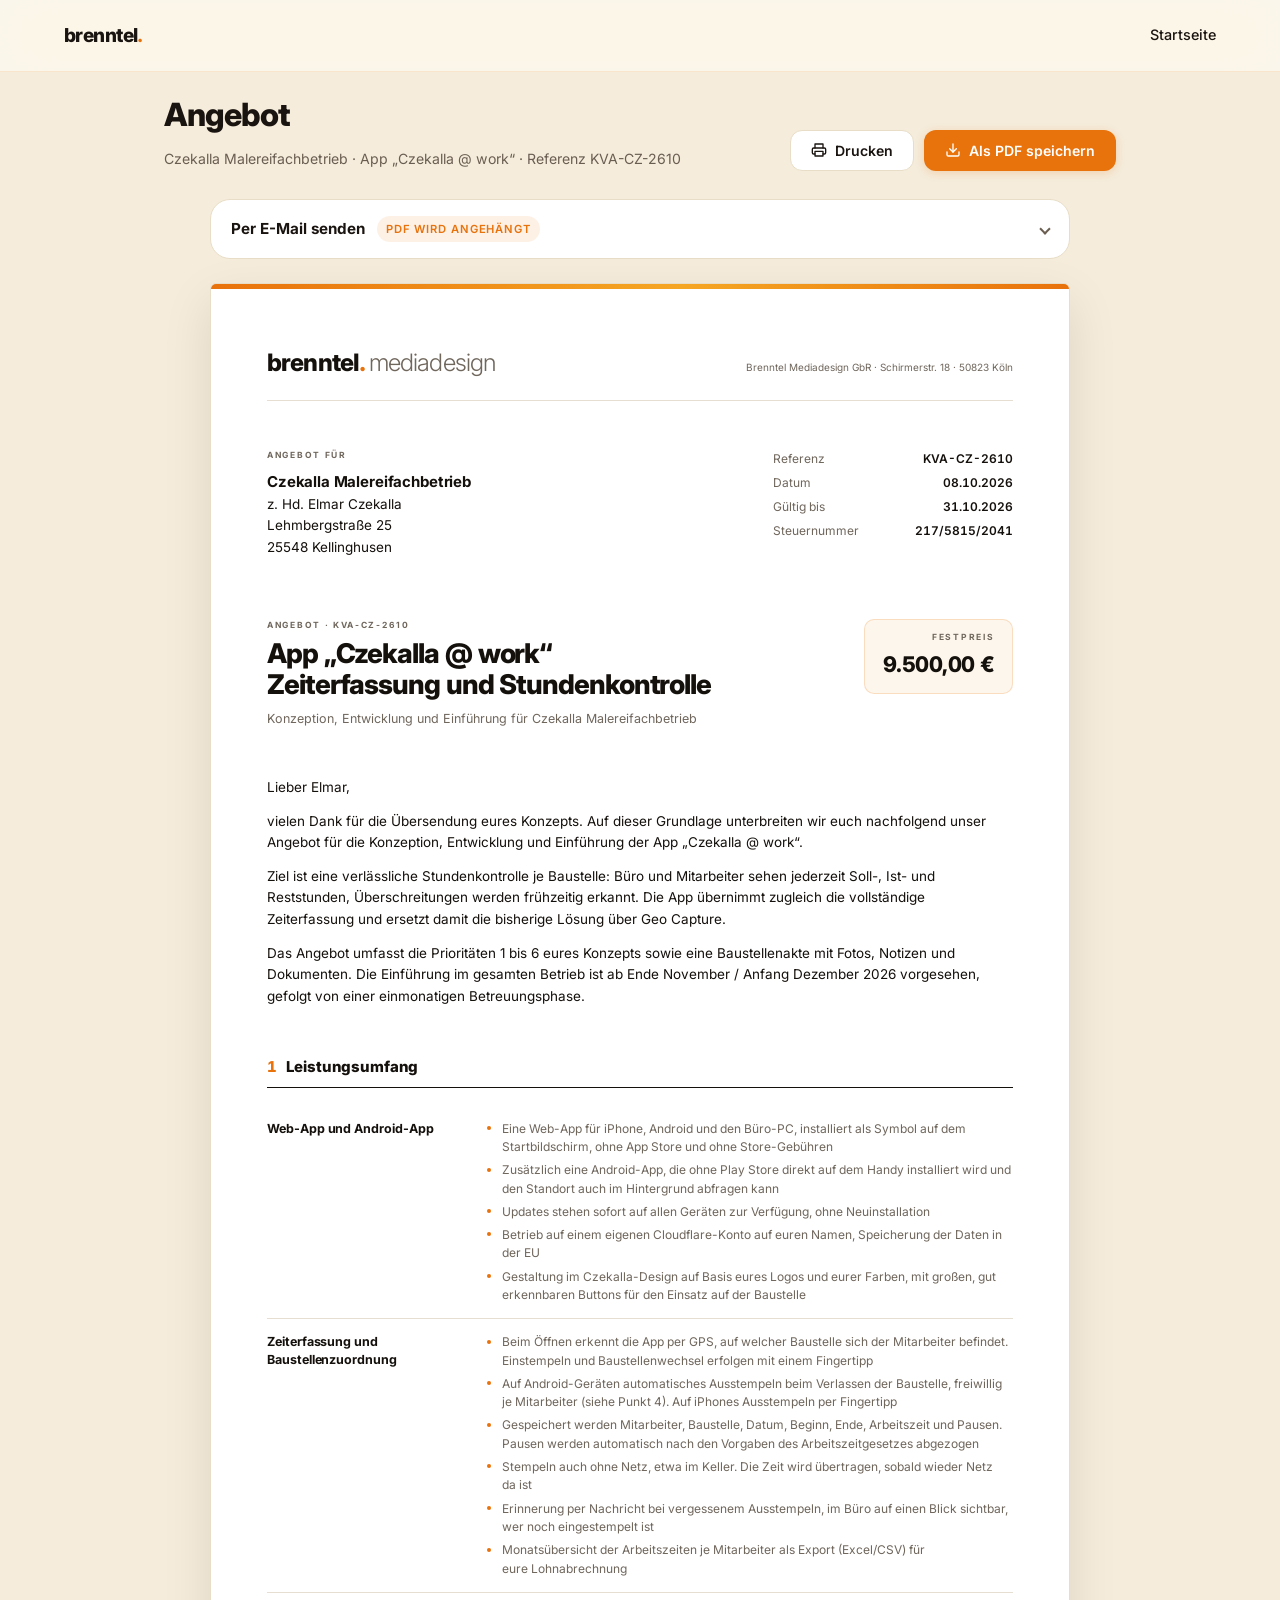
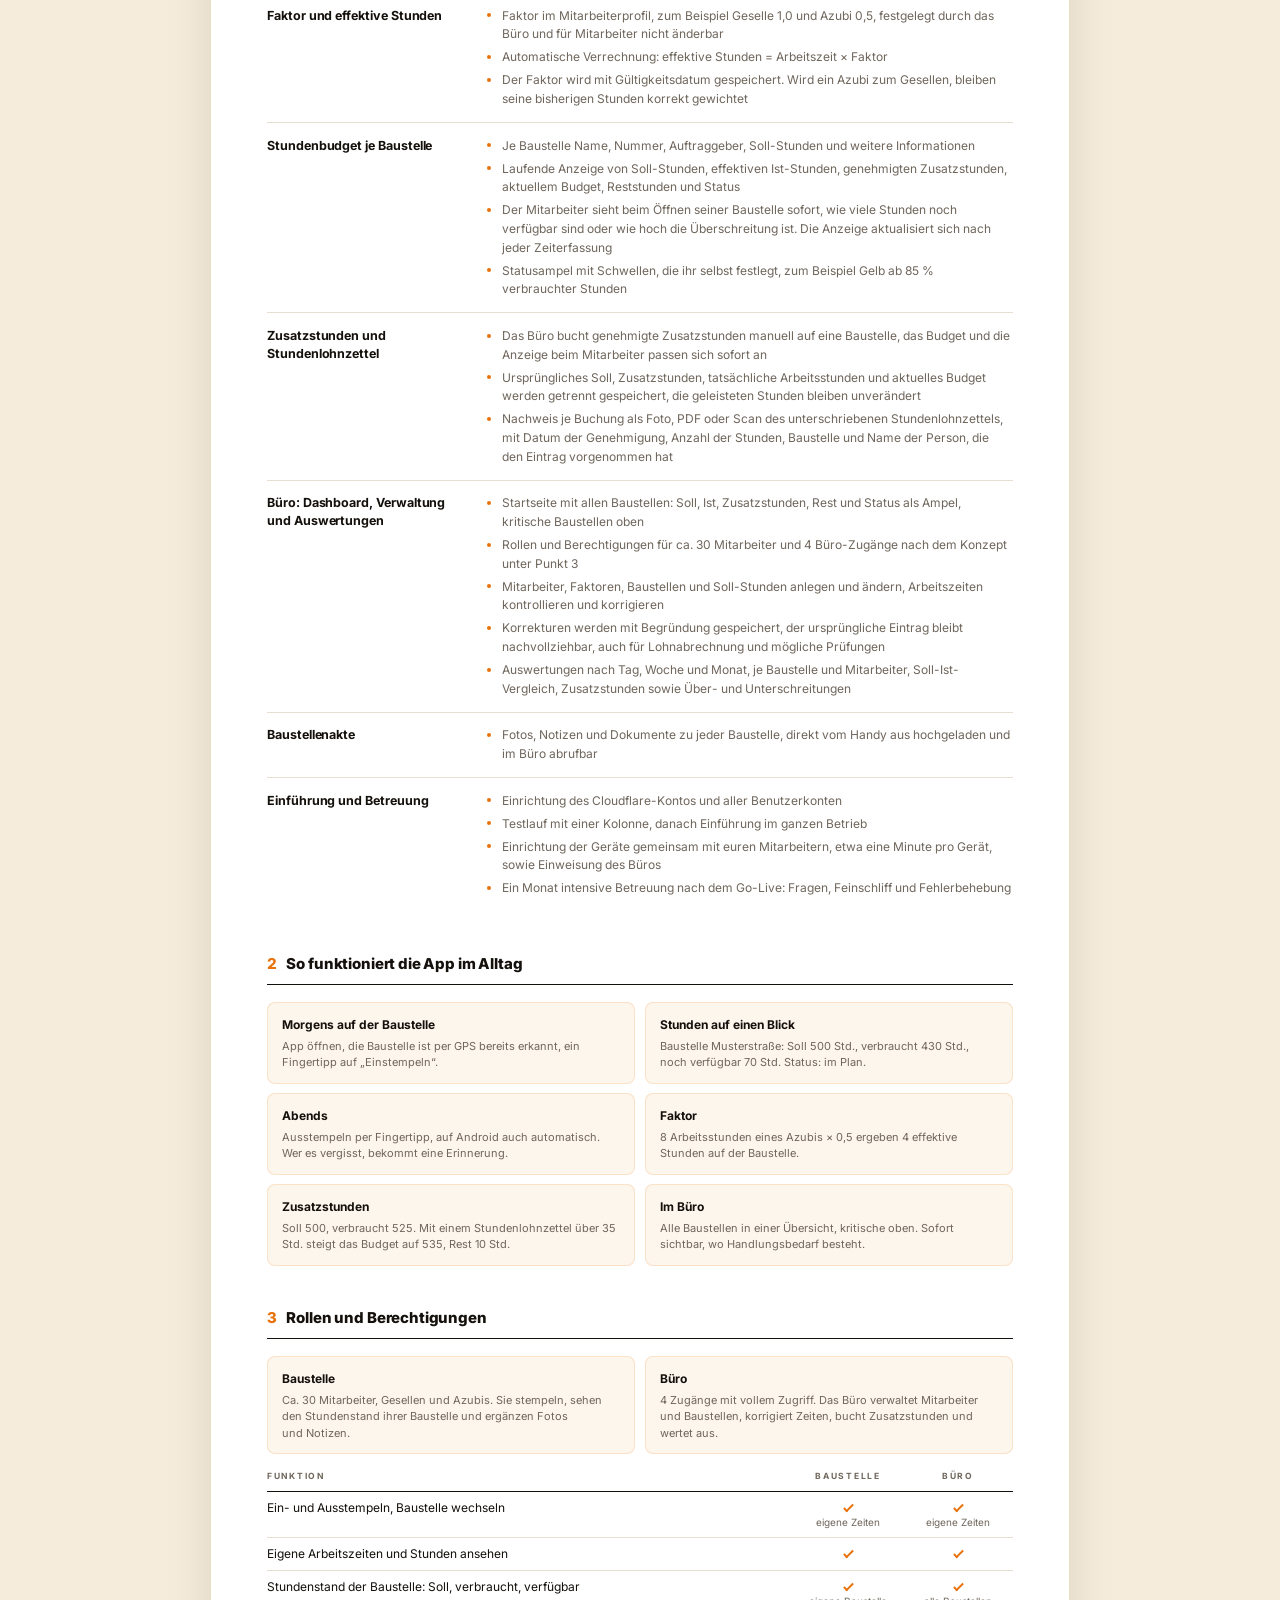
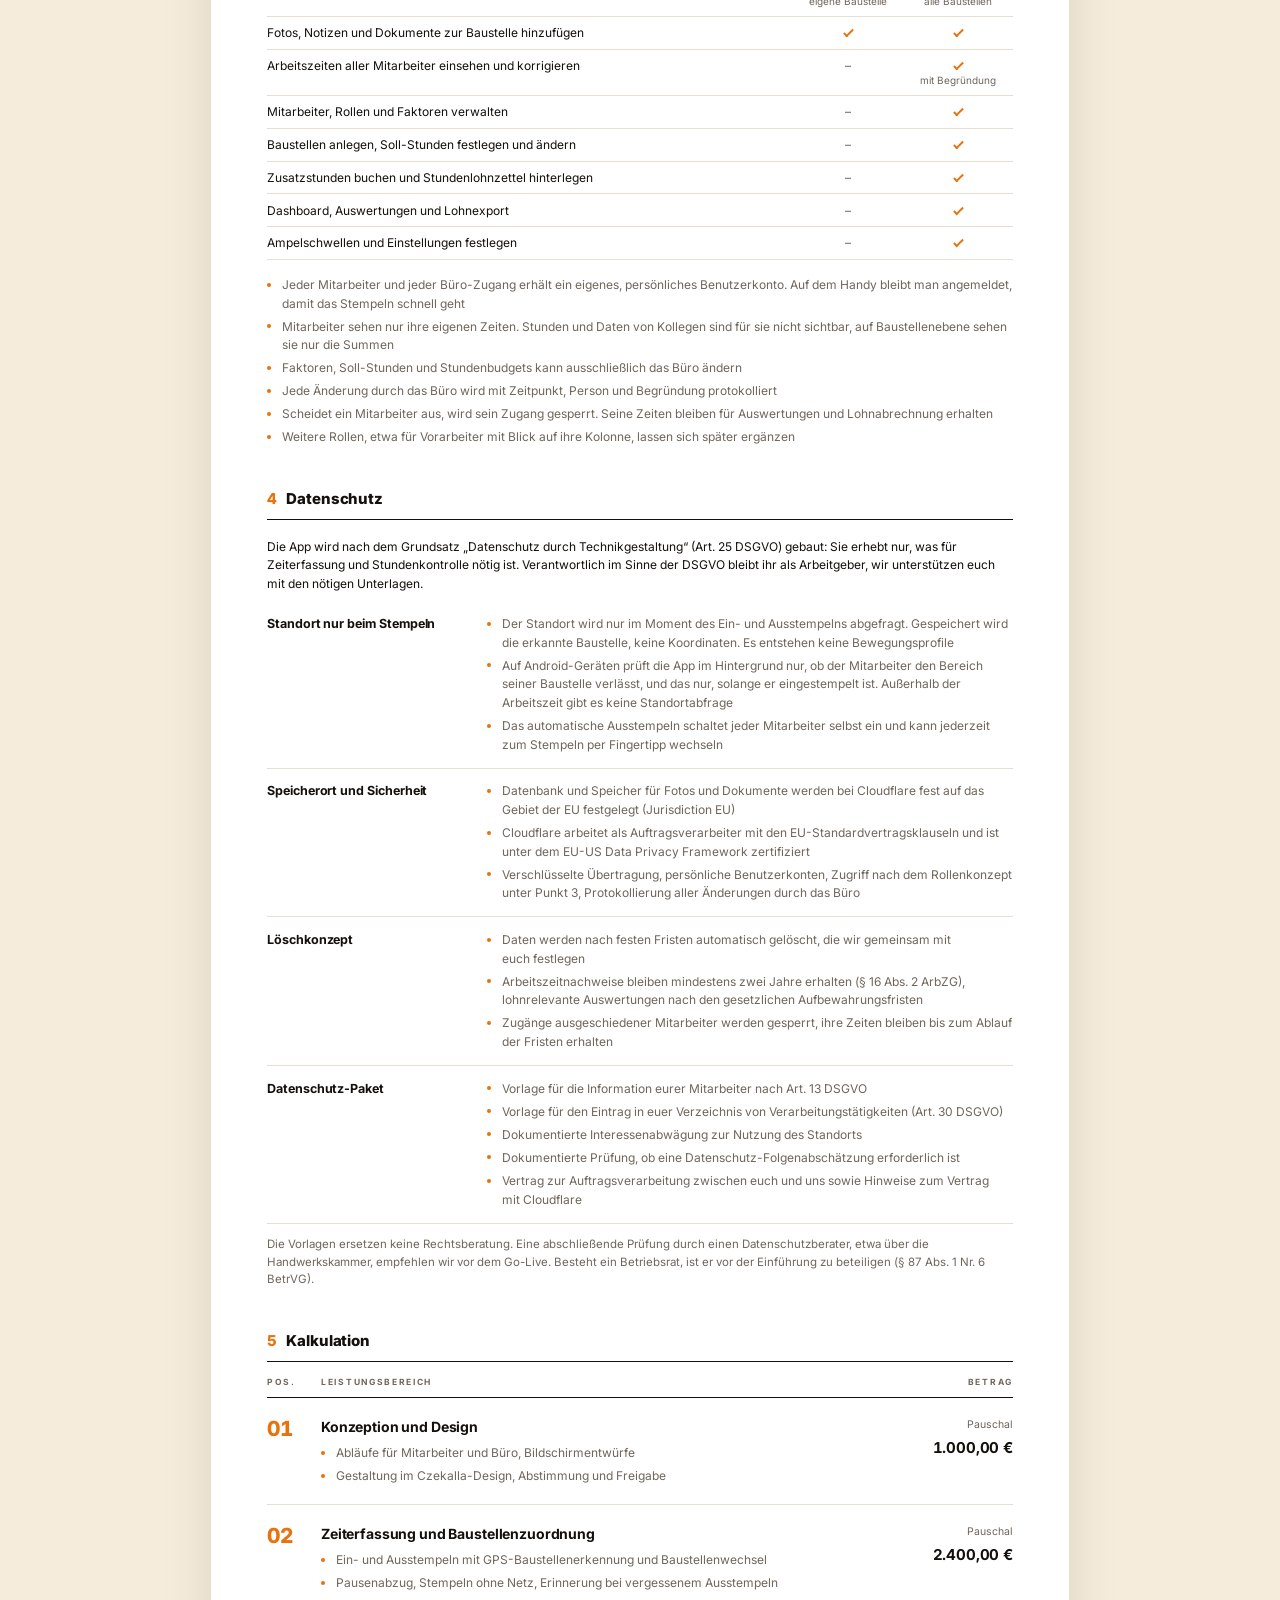
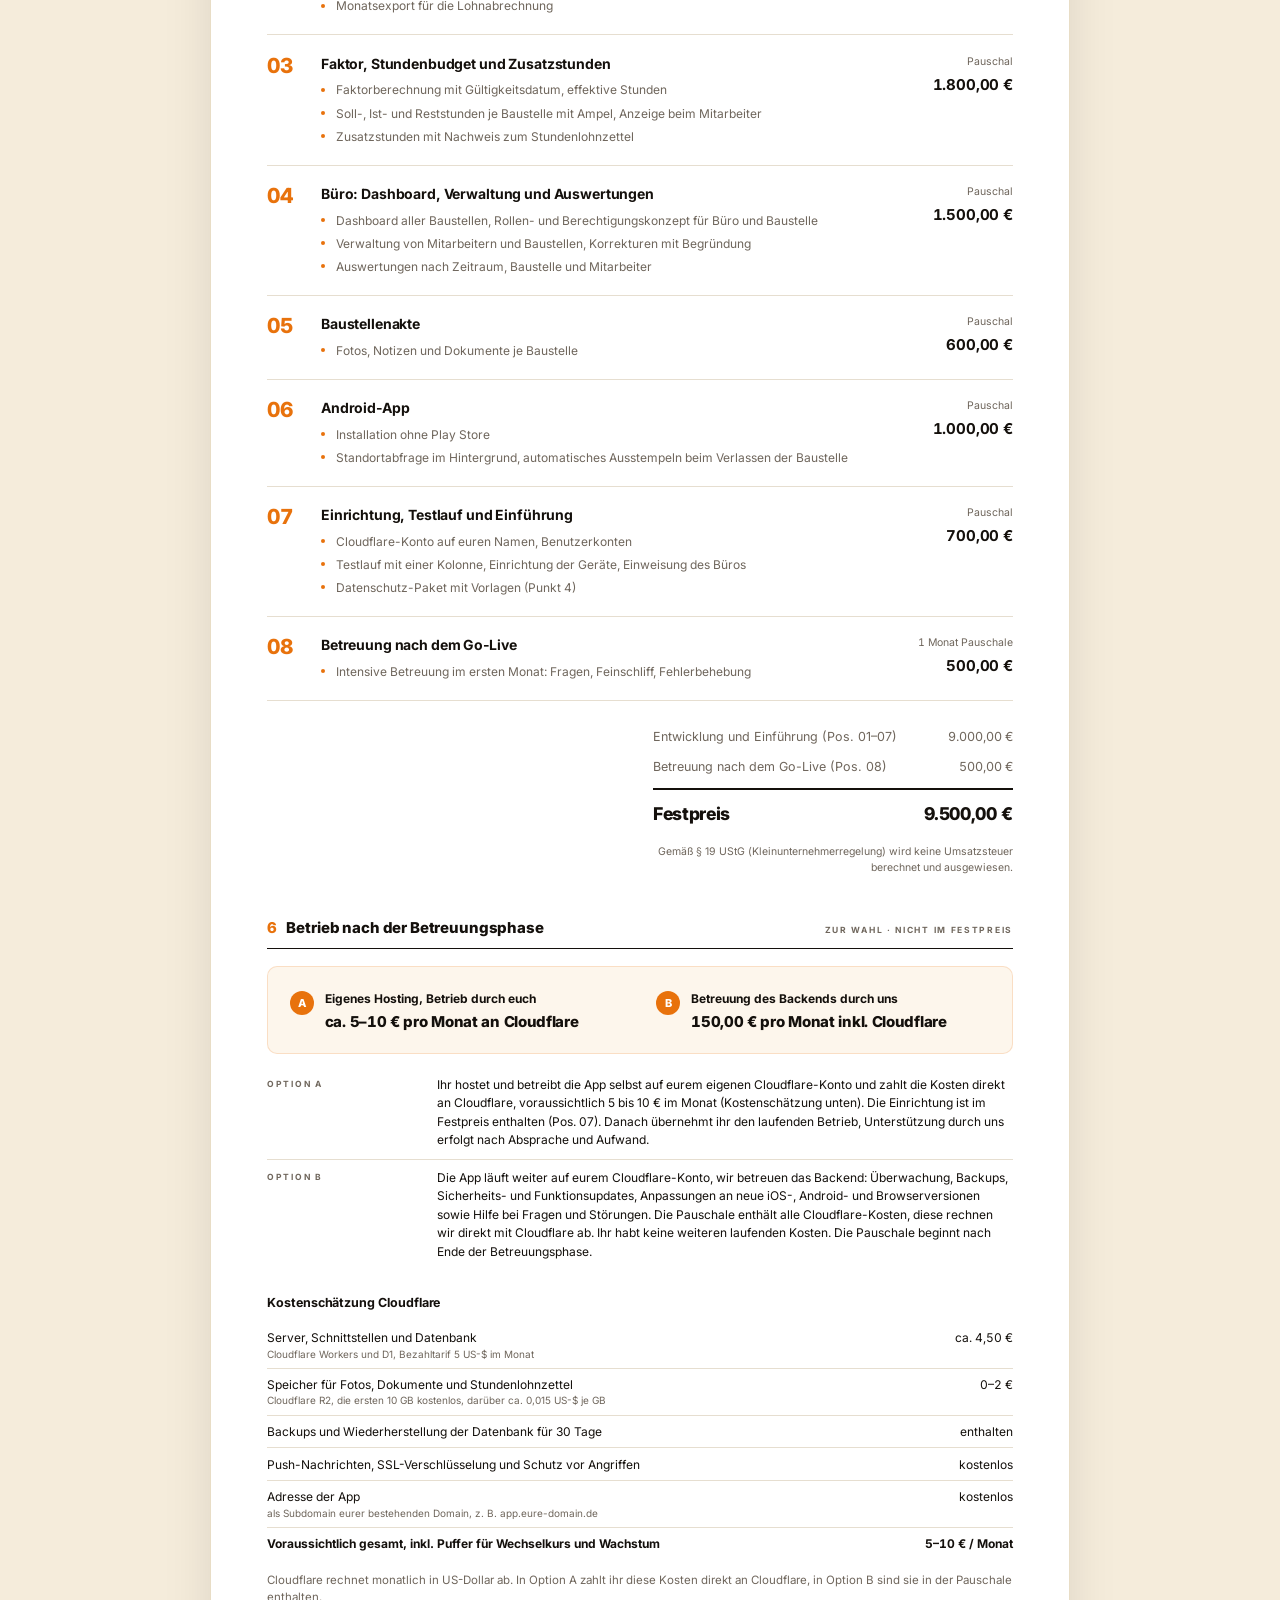
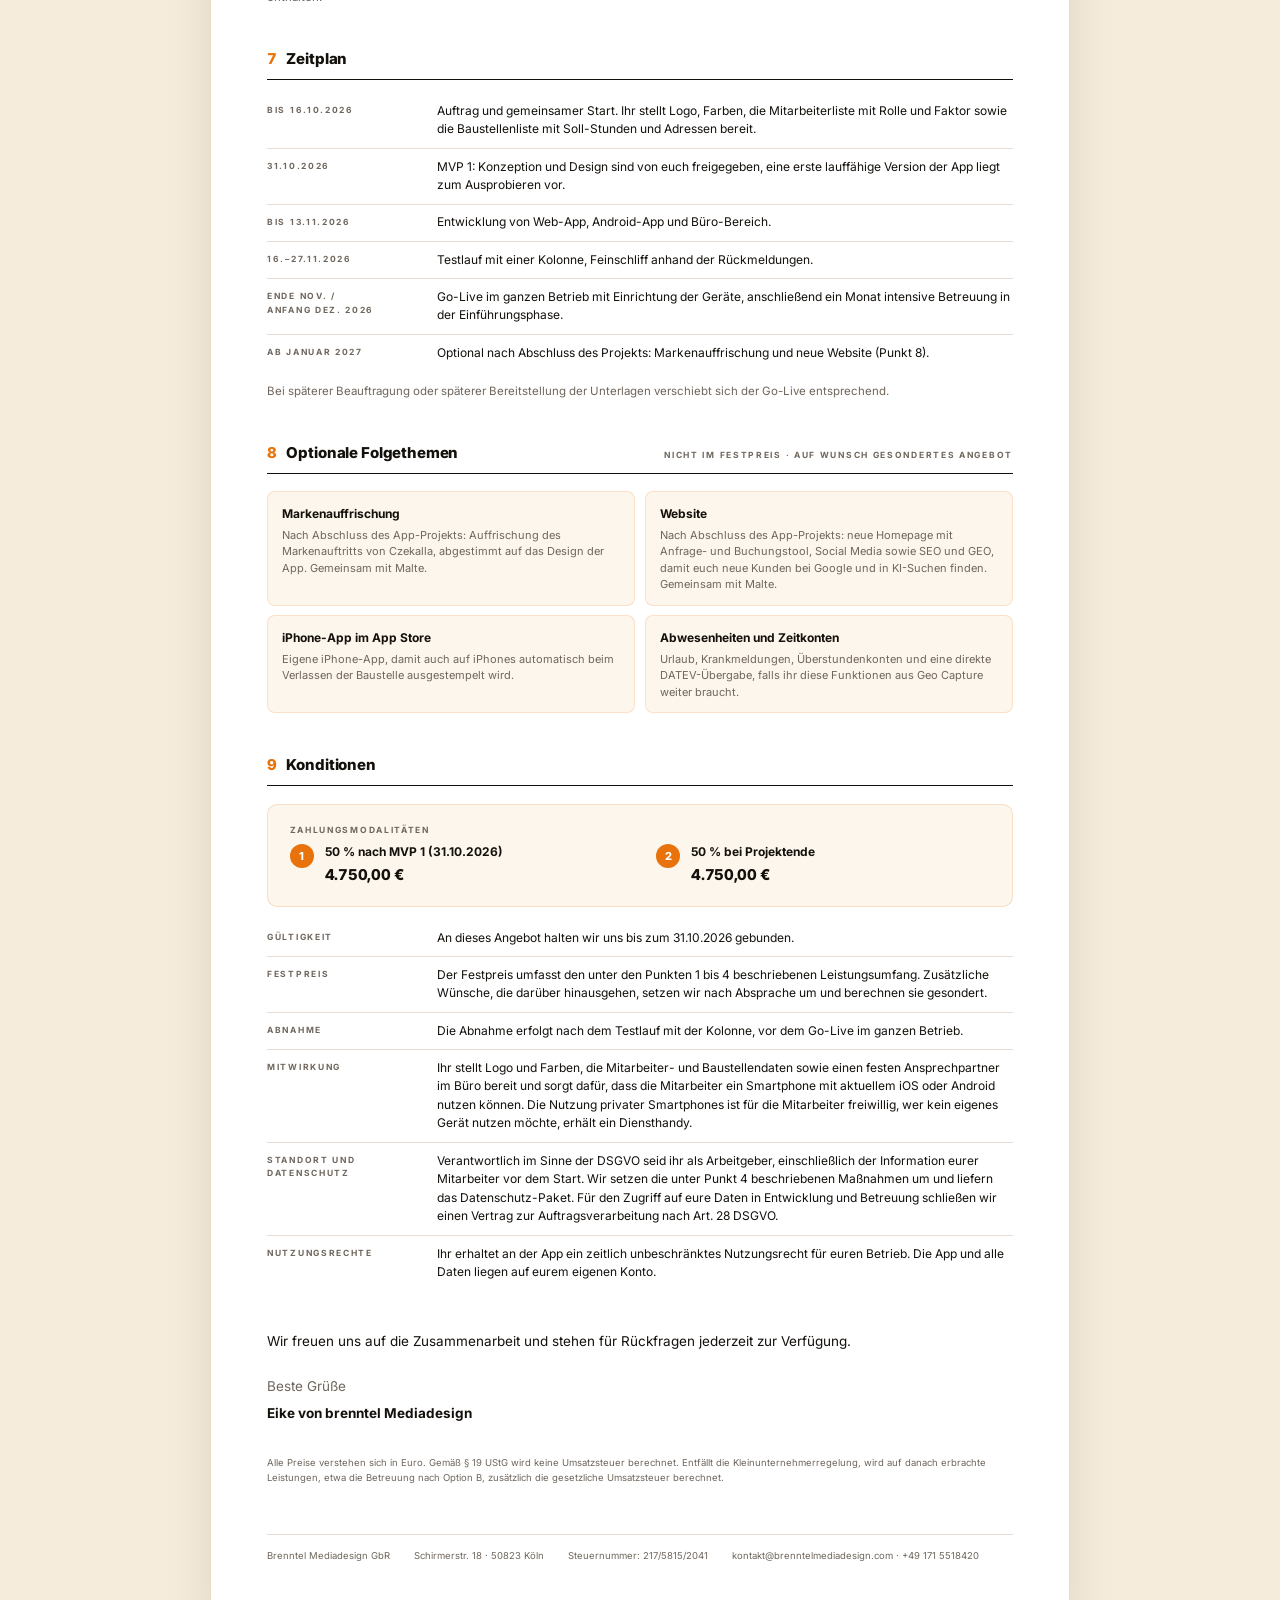
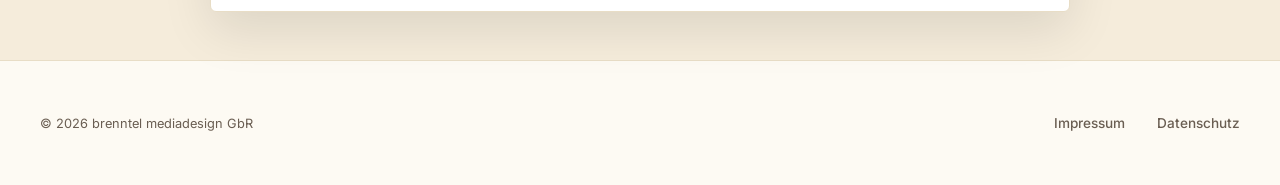
<file: kva-czekalla.html>
<!DOCTYPE html>
<html lang="de">
<head>
  <meta charset="UTF-8">
  <meta name="viewport" content="width=device-width, initial-scale=1.0">
  <title>Angebot KVA-CZ-2610 — brenntel. mediadesign</title>
  <meta name="robots" content="noindex, nofollow">
  <link rel="icon" type="image/svg+xml" href="favicon.svg">
  <link rel="preconnect" href="https://fonts.googleapis.com">
  <link rel="preconnect" href="https://fonts.gstatic.com" crossorigin>
  <link href="https://fonts.googleapis.com/css2?family=Inter:wght@300;400;500;600;700;800&display=swap" rel="stylesheet">
  <link rel="stylesheet" href="css/shared.css">
  <link rel="stylesheet" href="css/rechnung.css">
  <link rel="stylesheet" href="css/kva-sheet.css?v=20261008c">
</head>
<body class="re-body ks-body">

  <!-- ======== Header ======== -->
  <header class="site-header" role="banner">
    <div class="header-inner">
      <a href="index.html" class="logo" aria-label="brenntel mediadesign GbR — Startseite">brenntel<span>.</span></a>
      <nav class="nav-desktop" aria-label="Navigation">
        <a href="index.html">Startseite</a>
      </nav>
      <div class="header-mobile-actions">
        <button class="hamburger" aria-label="Menü öffnen" aria-expanded="false">
          <span></span><span></span><span></span>
        </button>
      </div>
    </div>
    <nav class="nav-mobile" aria-label="Mobile Navigation">
      <div class="nav-mobile-inner">
        <a href="index.html">
          <span>Startseite</span>
          <svg class="nav-mobile-chevron" width="16" height="16" viewBox="0 0 24 24" fill="none" stroke="currentColor" stroke-width="2.5" stroke-linecap="round" stroke-linejoin="round"><path d="M9 18l6-6-6-6"/></svg>
        </a>
      </div>
    </nav>
    <div class="nav-overlay" aria-hidden="true"></div>
  </header>

  <main class="re-app ks-app" id="ks-app">

    <div class="re-toolbar ks-toolbar">
      <div class="re-toolbar-title">
        <h1>Angebot</h1>
        <p>Czekalla Malereifachbetrieb · App „Czekalla @ work“ · Referenz KVA-CZ-2610</p>
      </div>
      <div class="re-toolbar-actions">
        <button type="button" class="re-btn re-btn-ghost" id="ks-print-btn">
          <svg viewBox="0 0 24 24" fill="none" stroke="currentColor" stroke-width="2" stroke-linecap="round" stroke-linejoin="round" aria-hidden="true"><path d="M6 9V3h12v6"/><path d="M6 18H4a2 2 0 0 1-2-2v-5a2 2 0 0 1 2-2h16a2 2 0 0 1 2 2v5a2 2 0 0 1-2 2h-2"/><rect x="6" y="14" width="12" height="7"/></svg>
          Drucken
        </button>
        <button type="button" class="re-btn re-btn-primary" id="ks-pdf-btn">
          <svg viewBox="0 0 24 24" fill="none" stroke="currentColor" stroke-width="2" stroke-linecap="round" stroke-linejoin="round" aria-hidden="true"><path d="M21 15v4a2 2 0 0 1-2 2H5a2 2 0 0 1-2-2v-4"/><polyline points="7 10 12 15 17 10"/><line x1="12" y1="15" x2="12" y2="3"/></svg>
          Als PDF speichern
        </button>
      </div>
    </div>

    <details class="re-panel ks-mail" id="ks-mail">
      <summary>Per E-Mail senden <span class="re-panel-hint">PDF wird angehängt</span></summary>
      <div class="re-panel-body">
        <div class="re-field-row">
          <label class="re-field"><span>Empfänger</span>
            <input type="email" id="ks-mail-to" value="czekalla@malereifachbetrieb.de" autocomplete="off">
          </label>
          <label class="re-field"><span>CC (optional)</span>
            <input type="text" id="ks-mail-cc" value="" placeholder="name@domain.de, weitere@domain.de" autocomplete="off">
          </label>
        </div>
        <div class="re-field-row">
          <label class="re-field"><span>Absender</span>
            <input type="text" id="ks-mail-from" value="brenntel mediadesign &lt;kontakt@brenntelmediadesign.com&gt;" autocomplete="off">
          </label>
          <label class="re-field"><span>BCC (Kopie an uns)</span>
            <input type="email" id="ks-mail-bcc" value="kontakt@brenntelmediadesign.com" autocomplete="off">
          </label>
        </div>
        <label class="re-field"><span>Betreff</span>
          <input type="text" id="ks-mail-subject" value="Angebot (KVA-CZ-2610) – App „Czekalla @ work“" autocomplete="off">
        </label>
        <label class="re-field"><span>Nachricht</span>
          <textarea id="ks-mail-text" rows="22">Lieber Elmar,

vielen Dank für das gute Gespräch. Anbei schicke ich dir unser Angebot für eure App „Czekalla @ work“.

Es baut auf eurem Konzept auf und enthält alle Punkte eurer Prioritäten 1 bis 6 sowie Fotos, Notizen und Dokumente je Baustelle. Wie besprochen übernimmt die App die komplette Zeiterfassung, sodass ihr Geo Capture nicht mehr braucht, inklusive Monatsexport für eure Lohnabrechnung. Ein erster lauffähiger Test (MVP 1) steht Ende Oktober, der Go-Live der App wäre wie besprochen ab Ende November / Anfang Dezember 2026 darstellbar. Danach betreue ich euch gerne einen Monat lang intensiv in der Einführungsphase.

Außerdem enthält das Angebot ein Rollen- und Berechtigungskonzept für Büro und Baustelle sowie ein Datenschutzkonzept mit Vorlagen für eure Unterlagen. Als optionale Folgethemen nach Abschluss des Projekts haben wir eine Markenauffrischung und eine neue Website aufgenommen. Dazu machen Malte und ich euch gern ein eigenes Angebot.

Wenn das Angebot für euch passt, bestätige es uns bitte kurz per E-Mail, am besten bis zum 16.10.2026. Dann können wir wie geplant starten und euch MVP 1 Ende Oktober bereitstellen.

Wenn du Fragen hast oder wir etwas anpassen sollen, melde dich jederzeit.

Viele Grüße
Eike</textarea>
        </label>
        <button type="button" class="re-btn re-btn-primary re-send-btn" id="ks-send-btn">
          <svg viewBox="0 0 24 24" fill="none" stroke="currentColor" stroke-width="2" stroke-linecap="round" stroke-linejoin="round" aria-hidden="true"><path d="M22 2L11 13"/><path d="M22 2l-7 20-4-9-9-4 20-7z"/></svg>
          <span>Angebot als PDF senden</span>
        </button>
        <p class="re-send-status" id="ks-send-status" aria-live="polite"></p>
      </div>
    </details>

    <section class="re-preview ks-preview" aria-label="Angebot">
      <article class="re-sheet ks-sheet" id="ks-sheet" data-kind="angebot" data-label="Angebot">
        <span class="re-sheet-bar" aria-hidden="true"></span>

        <header class="re-doc-head">
          <div class="re-doc-brand">brenntel<span>.</span> <em>mediadesign</em></div>
          <p class="re-doc-sender-line">Brenntel Mediadesign GbR · Schirmerstr. 18 · 50823 Köln</p>
        </header>

        <div class="re-doc-addr-row">
          <div class="re-doc-recipient-wrap">
            <span class="re-doc-label">Angebot für</span>
            <div class="re-doc-recipient">
              <p class="re-doc-r-name">Czekalla Malereifachbetrieb</p>
              <p>z. Hd. Elmar Czekalla</p>
              <p>Lehmbergstraße 25</p>
              <p>25548 Kellinghusen</p>
            </div>
          </div>
          <dl class="re-doc-meta">
            <dt>Referenz</dt><dd>KVA-CZ-2610</dd>
            <dt>Datum</dt><dd>08.10.2026</dd>
            <dt>Gültig bis</dt><dd>31.10.2026</dd>
            <dt>Steuernummer</dt><dd>217/5815/2041</dd>
          </dl>
        </div>

        <div class="re-doc-titlebar">
          <div class="re-doc-titlebar-left">
            <span class="re-doc-label">Angebot · KVA-CZ-2610</span>
            <h1 class="re-doc-title ks-title">App „Czekalla @&nbsp;work“<br>Zeiterfassung und Stundenkontrolle</h1>
            <p class="ks-subtitle">Konzeption, Entwicklung und Einführung für Czekalla Malereifachbetrieb</p>
          </div>
          <div class="re-doc-badge">
            <span class="re-doc-label">Festpreis</span>
            <strong>9.500,00 €</strong>
          </div>
        </div>

        <div class="ks-intro">
          <p>Lieber Elmar,</p>
          <p>vielen Dank für die Übersendung eures Konzepts. Auf dieser Grundlage unterbreiten wir euch nachfolgend unser Angebot für die Konzeption, Entwicklung und Einführung der App „Czekalla @ work“.</p>
          <p>Ziel ist eine verlässliche Stundenkontrolle je Baustelle: Büro und Mitarbeiter sehen jederzeit Soll-, Ist- und Reststunden, Überschreitungen werden frühzeitig erkannt. Die App übernimmt zugleich die vollständige Zeiterfassung und ersetzt damit die bisherige Lösung über Geo Capture.</p>
          <p>Das Angebot umfasst die Prioritäten 1 bis 6 eures Konzepts sowie eine Baustellenakte mit Fotos, Notizen und Dokumenten. Die Einführung im gesamten Betrieb ist ab Ende November / Anfang Dezember 2026 vorgesehen, gefolgt von einer einmonatigen Betreuungsphase.</p>
        </div>

        <!-- ======== 1. Leistungsumfang ======== -->
        <section class="ks-section">
          <h2 class="ks-h2"><span class="ks-h2-num">1</span> Leistungsumfang</h2>

          <div class="ks-service">
            <h3 class="ks-h3">Web&#8209;App und Android&#8209;App</h3>
            <ul class="re-item-details ks-list">
              <li>Eine Web-App für iPhone, Android und den Büro-PC, installiert als Symbol auf dem Startbildschirm, ohne App Store und ohne Store-Gebühren</li>
              <li>Zusätzlich eine Android-App, die ohne Play Store direkt auf dem Handy installiert wird und den Standort auch im Hintergrund abfragen kann</li>
              <li>Updates stehen sofort auf allen Geräten zur Verfügung, ohne Neuinstallation</li>
              <li>Betrieb auf einem eigenen Cloudflare-Konto auf euren Namen, Speicherung der Daten in der EU</li>
              <li>Gestaltung im Czekalla-Design auf Basis eures Logos und eurer Farben, mit großen, gut erkennbaren Buttons für den Einsatz auf der Baustelle</li>
            </ul>
          </div>

          <div class="ks-service">
            <h3 class="ks-h3">Zeiterfassung und Baustellenzuordnung</h3>
            <ul class="re-item-details ks-list">
              <li>Beim Öffnen erkennt die App per GPS, auf welcher Baustelle sich der Mitarbeiter befindet. Einstempeln und Baustellenwechsel erfolgen mit einem Fingertipp</li>
              <li>Auf Android-Geräten automatisches Ausstempeln beim Verlassen der Baustelle, freiwillig je Mitarbeiter (siehe Punkt 4). Auf iPhones Ausstempeln per Fingertipp</li>
              <li>Gespeichert werden Mitarbeiter, Baustelle, Datum, Beginn, Ende, Arbeitszeit und Pausen. Pausen werden automatisch nach den Vorgaben des Arbeitszeitgesetzes abgezogen</li>
              <li>Stempeln auch ohne Netz, etwa im Keller. Die Zeit wird übertragen, sobald wieder Netz da ist</li>
              <li>Erinnerung per Nachricht bei vergessenem Ausstempeln, im Büro auf einen Blick sichtbar, wer noch eingestempelt ist</li>
              <li>Monatsübersicht der Arbeitszeiten je Mitarbeiter als Export (Excel/CSV) für eure Lohnabrechnung</li>
            </ul>
          </div>

          <div class="ks-service">
            <h3 class="ks-h3">Faktor und effektive Stunden</h3>
            <ul class="re-item-details ks-list">
              <li>Faktor im Mitarbeiterprofil, zum Beispiel Geselle 1,0 und Azubi 0,5, festgelegt durch das Büro und für Mitarbeiter nicht änderbar</li>
              <li>Automatische Verrechnung: effektive Stunden = Arbeitszeit × Faktor</li>
              <li>Der Faktor wird mit Gültigkeitsdatum gespeichert. Wird ein Azubi zum Gesellen, bleiben seine bisherigen Stunden korrekt gewichtet</li>
            </ul>
          </div>

          <div class="ks-service">
            <h3 class="ks-h3">Stundenbudget je Baustelle</h3>
            <ul class="re-item-details ks-list">
              <li>Je Baustelle Name, Nummer, Auftraggeber, Soll-Stunden und weitere Informationen</li>
              <li>Laufende Anzeige von Soll-Stunden, effektiven Ist-Stunden, genehmigten Zusatzstunden, aktuellem Budget, Reststunden und Status</li>
              <li>Der Mitarbeiter sieht beim Öffnen seiner Baustelle sofort, wie viele Stunden noch verfügbar sind oder wie hoch die Überschreitung ist. Die Anzeige aktualisiert sich nach jeder Zeiterfassung</li>
              <li>Statusampel mit Schwellen, die ihr selbst festlegt, zum Beispiel Gelb ab 85 % verbrauchter Stunden</li>
            </ul>
          </div>

          <div class="ks-service">
            <h3 class="ks-h3">Zusatzstunden und Stundenlohnzettel</h3>
            <ul class="re-item-details ks-list">
              <li>Das Büro bucht genehmigte Zusatzstunden manuell auf eine Baustelle, das Budget und die Anzeige beim Mitarbeiter passen sich sofort an</li>
              <li>Ursprüngliches Soll, Zusatzstunden, tatsächliche Arbeitsstunden und aktuelles Budget werden getrennt gespeichert, die geleisteten Stunden bleiben unverändert</li>
              <li>Nachweis je Buchung als Foto, PDF oder Scan des unterschriebenen Stundenlohnzettels, mit Datum der Genehmigung, Anzahl der Stunden, Baustelle und Name der Person, die den Eintrag vorgenommen hat</li>
            </ul>
          </div>

          <div class="ks-service">
            <h3 class="ks-h3">Büro: Dashboard, Verwaltung und Auswertungen</h3>
            <ul class="re-item-details ks-list">
              <li>Startseite mit allen Baustellen: Soll, Ist, Zusatzstunden, Rest und Status als Ampel, kritische Baustellen oben</li>
              <li>Rollen und Berechtigungen für ca. 30 Mitarbeiter und 4 Büro-Zugänge nach dem Konzept unter Punkt 3</li>
              <li>Mitarbeiter, Faktoren, Baustellen und Soll-Stunden anlegen und ändern, Arbeitszeiten kontrollieren und korrigieren</li>
              <li>Korrekturen werden mit Begründung gespeichert, der ursprüngliche Eintrag bleibt nachvollziehbar, auch für Lohnabrechnung und mögliche Prüfungen</li>
              <li>Auswertungen nach Tag, Woche und Monat, je Baustelle und Mitarbeiter, Soll-Ist-Vergleich, Zusatzstunden sowie Über- und Unterschreitungen</li>
            </ul>
          </div>

          <div class="ks-service">
            <h3 class="ks-h3">Baustellenakte</h3>
            <ul class="re-item-details ks-list">
              <li>Fotos, Notizen und Dokumente zu jeder Baustelle, direkt vom Handy aus hochgeladen und im Büro abrufbar</li>
            </ul>
          </div>

          <div class="ks-service">
            <h3 class="ks-h3">Einführung und Betreuung</h3>
            <ul class="re-item-details ks-list">
              <li>Einrichtung des Cloudflare-Kontos und aller Benutzerkonten</li>
              <li>Testlauf mit einer Kolonne, danach Einführung im ganzen Betrieb</li>
              <li>Einrichtung der Geräte gemeinsam mit euren Mitarbeitern, etwa eine Minute pro Gerät, sowie Einweisung des Büros</li>
              <li>Ein Monat intensive Betreuung nach dem Go-Live: Fragen, Feinschliff und Fehlerbehebung</li>
            </ul>
          </div>
        </section>

        <!-- ======== 2. Im Alltag ======== -->
        <section class="ks-section ks-keep">
          <h2 class="ks-h2"><span class="ks-h2-num">2</span> So funktioniert die App im Alltag</h2>

          <div class="ks-pages">
            <div class="ks-page">
              <strong>Morgens auf der Baustelle</strong>
              <p>App öffnen, die Baustelle ist per GPS bereits erkannt, ein Fingertipp auf „Einstempeln“.</p>
            </div>
            <div class="ks-page">
              <strong>Stunden auf einen Blick</strong>
              <p>Baustelle Musterstraße: Soll 500 Std., verbraucht 430 Std., noch verfügbar 70 Std. Status: im Plan.</p>
            </div>
            <div class="ks-page">
              <strong>Abends</strong>
              <p>Ausstempeln per Fingertipp, auf Android auch automatisch. Wer es vergisst, bekommt eine Erinnerung.</p>
            </div>
            <div class="ks-page">
              <strong>Faktor</strong>
              <p>8 Arbeitsstunden eines Azubis × 0,5 ergeben 4 effektive Stunden auf der Baustelle.</p>
            </div>
            <div class="ks-page">
              <strong>Zusatzstunden</strong>
              <p>Soll 500, verbraucht 525. Mit einem Stundenlohnzettel über 35 Std. steigt das Budget auf 535, Rest 10 Std.</p>
            </div>
            <div class="ks-page">
              <strong>Im Büro</strong>
              <p>Alle Baustellen in einer Übersicht, kritische oben. Sofort sichtbar, wo Handlungsbedarf besteht.</p>
            </div>
          </div>
        </section>

        <!-- ======== 3. Rollen und Berechtigungen ======== -->
        <section class="ks-section">
          <div class="ks-keep">
          <h2 class="ks-h2"><span class="ks-h2-num">3</span> Rollen und Berechtigungen</h2>

          <div class="ks-pages ks-pages-2">
            <div class="ks-page">
              <strong>Baustelle</strong>
              <p>Ca. 30 Mitarbeiter, Gesellen und Azubis. Sie stempeln, sehen den Stundenstand ihrer Baustelle und ergänzen Fotos und Notizen.</p>
            </div>
            <div class="ks-page">
              <strong>Büro</strong>
              <p>4 Zugänge mit vollem Zugriff. Das Büro verwaltet Mitarbeiter und Baustellen, korrigiert Zeiten, bucht Zusatzstunden und wertet aus.</p>
            </div>
          </div>

          </div>

          <table class="ks-roles">
            <thead>
              <tr>
                <th scope="col">Funktion</th>
                <th scope="col">Baustelle</th>
                <th scope="col">Büro</th>
              </tr>
            </thead>
            <tbody>
              <tr>
                <td>Ein- und Ausstempeln, Baustelle wechseln</td>
                <td><span class="ks-check" role="img" aria-label="ja"></span><small>eigene Zeiten</small></td>
                <td><span class="ks-check" role="img" aria-label="ja"></span><small>eigene Zeiten</small></td>
              </tr>
              <tr>
                <td>Eigene Arbeitszeiten und Stunden ansehen</td>
                <td><span class="ks-check" role="img" aria-label="ja"></span></td>
                <td><span class="ks-check" role="img" aria-label="ja"></span></td>
              </tr>
              <tr>
                <td>Stundenstand der Baustelle: Soll, verbraucht, verfügbar</td>
                <td><span class="ks-check" role="img" aria-label="ja"></span><small>eigene Baustelle</small></td>
                <td><span class="ks-check" role="img" aria-label="ja"></span><small>alle Baustellen</small></td>
              </tr>
              <tr>
                <td>Fotos, Notizen und Dokumente zur Baustelle hinzufügen</td>
                <td><span class="ks-check" role="img" aria-label="ja"></span></td>
                <td><span class="ks-check" role="img" aria-label="ja"></span></td>
              </tr>
              <tr>
                <td>Arbeitszeiten aller Mitarbeiter einsehen und korrigieren</td>
                <td><span class="ks-role-no" aria-label="nein">–</span></td>
                <td><span class="ks-check" role="img" aria-label="ja"></span><small>mit Begründung</small></td>
              </tr>
              <tr>
                <td>Mitarbeiter, Rollen und Faktoren verwalten</td>
                <td><span class="ks-role-no" aria-label="nein">–</span></td>
                <td><span class="ks-check" role="img" aria-label="ja"></span></td>
              </tr>
              <tr>
                <td>Baustellen anlegen, Soll-Stunden festlegen und ändern</td>
                <td><span class="ks-role-no" aria-label="nein">–</span></td>
                <td><span class="ks-check" role="img" aria-label="ja"></span></td>
              </tr>
              <tr>
                <td>Zusatzstunden buchen und Stundenlohnzettel hinterlegen</td>
                <td><span class="ks-role-no" aria-label="nein">–</span></td>
                <td><span class="ks-check" role="img" aria-label="ja"></span></td>
              </tr>
              <tr>
                <td>Dashboard, Auswertungen und Lohnexport</td>
                <td><span class="ks-role-no" aria-label="nein">–</span></td>
                <td><span class="ks-check" role="img" aria-label="ja"></span></td>
              </tr>
              <tr>
                <td>Ampelschwellen und Einstellungen festlegen</td>
                <td><span class="ks-role-no" aria-label="nein">–</span></td>
                <td><span class="ks-check" role="img" aria-label="ja"></span></td>
              </tr>
            </tbody>
          </table>

          <ul class="re-item-details ks-list ks-roles-rules">
            <li>Jeder Mitarbeiter und jeder Büro-Zugang erhält ein eigenes, persönliches Benutzerkonto. Auf dem Handy bleibt man angemeldet, damit das Stempeln schnell geht</li>
            <li>Mitarbeiter sehen nur ihre eigenen Zeiten. Stunden und Daten von Kollegen sind für sie nicht sichtbar, auf Baustellenebene sehen sie nur die Summen</li>
            <li>Faktoren, Soll-Stunden und Stundenbudgets kann ausschließlich das Büro ändern</li>
            <li>Jede Änderung durch das Büro wird mit Zeitpunkt, Person und Begründung protokolliert</li>
            <li>Scheidet ein Mitarbeiter aus, wird sein Zugang gesperrt. Seine Zeiten bleiben für Auswertungen und Lohnabrechnung erhalten</li>
            <li>Weitere Rollen, etwa für Vorarbeiter mit Blick auf ihre Kolonne, lassen sich später ergänzen</li>
          </ul>
        </section>

        <!-- ======== 4. Datenschutz ======== -->
        <section class="ks-section">
          <h2 class="ks-h2"><span class="ks-h2-num">4</span> Datenschutz</h2>

          <div class="ks-intro ks-intro-section">
            <p>Die App wird nach dem Grundsatz „Datenschutz durch Technikgestaltung“ (Art. 25 DSGVO) gebaut: Sie erhebt nur, was für Zeiterfassung und Stundenkontrolle nötig ist. Verantwortlich im Sinne der DSGVO bleibt ihr als Arbeitgeber, wir unterstützen euch mit den nötigen Unterlagen.</p>
          </div>

          <div class="ks-service">
            <h3 class="ks-h3">Standort nur beim Stempeln</h3>
            <ul class="re-item-details ks-list">
              <li>Der Standort wird nur im Moment des Ein- und Ausstempelns abgefragt. Gespeichert wird die erkannte Baustelle, keine Koordinaten. Es entstehen keine Bewegungsprofile</li>
              <li>Auf Android-Geräten prüft die App im Hintergrund nur, ob der Mitarbeiter den Bereich seiner Baustelle verlässt, und das nur, solange er eingestempelt ist. Außerhalb der Arbeitszeit gibt es keine Standortabfrage</li>
              <li>Das automatische Ausstempeln schaltet jeder Mitarbeiter selbst ein und kann jederzeit zum Stempeln per Fingertipp wechseln</li>
            </ul>
          </div>

          <div class="ks-service">
            <h3 class="ks-h3">Speicherort und Sicherheit</h3>
            <ul class="re-item-details ks-list">
              <li>Datenbank und Speicher für Fotos und Dokumente werden bei Cloudflare fest auf das Gebiet der EU festgelegt (Jurisdiction EU)</li>
              <li>Cloudflare arbeitet als Auftragsverarbeiter mit den EU-Standardvertragsklauseln und ist unter dem EU-US Data Privacy Framework zertifiziert</li>
              <li>Verschlüsselte Übertragung, persönliche Benutzerkonten, Zugriff nach dem Rollenkonzept unter Punkt 3, Protokollierung aller Änderungen durch das Büro</li>
            </ul>
          </div>

          <div class="ks-service">
            <h3 class="ks-h3">Löschkonzept</h3>
            <ul class="re-item-details ks-list">
              <li>Daten werden nach festen Fristen automatisch gelöscht, die wir gemeinsam mit euch festlegen</li>
              <li>Arbeitszeitnachweise bleiben mindestens zwei Jahre erhalten (§ 16 Abs. 2 ArbZG), lohnrelevante Auswertungen nach den gesetzlichen Aufbewahrungsfristen</li>
              <li>Zugänge ausgeschiedener Mitarbeiter werden gesperrt, ihre Zeiten bleiben bis zum Ablauf der Fristen erhalten</li>
            </ul>
          </div>

          <div class="ks-service">
            <h3 class="ks-h3">Datenschutz&#8209;Paket</h3>
            <ul class="re-item-details ks-list">
              <li>Vorlage für die Information eurer Mitarbeiter nach Art. 13 DSGVO</li>
              <li>Vorlage für den Eintrag in euer Verzeichnis von Verarbeitungstätigkeiten (Art. 30 DSGVO)</li>
              <li>Dokumentierte Interessenabwägung zur Nutzung des Standorts</li>
              <li>Dokumentierte Prüfung, ob eine Datenschutz-Folgenabschätzung erforderlich ist</li>
              <li>Vertrag zur Auftragsverarbeitung zwischen euch und uns sowie Hinweise zum Vertrag mit Cloudflare</li>
            </ul>
          </div>
          <p class="ks-note ks-note-after">Die Vorlagen ersetzen keine Rechtsberatung. Eine abschließende Prüfung durch einen Datenschutzberater, etwa über die Handwerkskammer, empfehlen wir vor dem Go-Live. Besteht ein Betriebsrat, ist er vor der Einführung zu beteiligen (§ 87 Abs. 1 Nr. 6 BetrVG).</p>
        </section>

        <!-- ======== 5. Kalkulation ======== -->
        <section class="ks-section ks-section-calc">
          <h2 class="ks-h2"><span class="ks-h2-num">5</span> Kalkulation</h2>

          <div class="re-items-head" aria-hidden="true">
            <span>Pos.</span>
            <span>Leistungsbereich</span>
            <span>Betrag</span>
          </div>

          <div class="re-doc-items">

            <div class="re-item-row">
              <span class="re-item-index">01</span>
              <div>
                <h3 class="re-item-title">Konzeption und Design</h3>
                <ul class="re-item-details">
                  <li>Abläufe für Mitarbeiter und Büro, Bildschirmentwürfe</li>
                  <li>Gestaltung im Czekalla-Design, Abstimmung und Freigabe</li>
                </ul>
              </div>
              <div class="re-item-price">
                <span class="re-item-qty">Pauschal</span>
                <span class="re-item-amount">1.000,00 €</span>
              </div>
            </div>

            <div class="re-item-row">
              <span class="re-item-index">02</span>
              <div>
                <h3 class="re-item-title">Zeiterfassung und Baustellenzuordnung</h3>
                <ul class="re-item-details">
                  <li>Ein- und Ausstempeln mit GPS-Baustellenerkennung und Baustellenwechsel</li>
                  <li>Pausenabzug, Stempeln ohne Netz, Erinnerung bei vergessenem Ausstempeln</li>
                  <li>Monatsexport für die Lohnabrechnung</li>
                </ul>
              </div>
              <div class="re-item-price">
                <span class="re-item-qty">Pauschal</span>
                <span class="re-item-amount">2.400,00 €</span>
              </div>
            </div>

            <div class="re-item-row">
              <span class="re-item-index">03</span>
              <div>
                <h3 class="re-item-title">Faktor, Stundenbudget und Zusatzstunden</h3>
                <ul class="re-item-details">
                  <li>Faktorberechnung mit Gültigkeitsdatum, effektive Stunden</li>
                  <li>Soll-, Ist- und Reststunden je Baustelle mit Ampel, Anzeige beim Mitarbeiter</li>
                  <li>Zusatzstunden mit Nachweis zum Stundenlohnzettel</li>
                </ul>
              </div>
              <div class="re-item-price">
                <span class="re-item-qty">Pauschal</span>
                <span class="re-item-amount">1.800,00 €</span>
              </div>
            </div>

            <div class="re-item-row">
              <span class="re-item-index">04</span>
              <div>
                <h3 class="re-item-title">Büro: Dashboard, Verwaltung und Auswertungen</h3>
                <ul class="re-item-details">
                  <li>Dashboard aller Baustellen, Rollen- und Berechtigungskonzept für Büro und Baustelle</li>
                  <li>Verwaltung von Mitarbeitern und Baustellen, Korrekturen mit Begründung</li>
                  <li>Auswertungen nach Zeitraum, Baustelle und Mitarbeiter</li>
                </ul>
              </div>
              <div class="re-item-price">
                <span class="re-item-qty">Pauschal</span>
                <span class="re-item-amount">1.500,00 €</span>
              </div>
            </div>

            <div class="re-item-row">
              <span class="re-item-index">05</span>
              <div>
                <h3 class="re-item-title">Baustellenakte</h3>
                <ul class="re-item-details">
                  <li>Fotos, Notizen und Dokumente je Baustelle</li>
                </ul>
              </div>
              <div class="re-item-price">
                <span class="re-item-qty">Pauschal</span>
                <span class="re-item-amount">600,00 €</span>
              </div>
            </div>

            <div class="re-item-row">
              <span class="re-item-index">06</span>
              <div>
                <h3 class="re-item-title">Android&#8209;App</h3>
                <ul class="re-item-details">
                  <li>Installation ohne Play Store</li>
                  <li>Standortabfrage im Hintergrund, automatisches Ausstempeln beim Verlassen der Baustelle</li>
                </ul>
              </div>
              <div class="re-item-price">
                <span class="re-item-qty">Pauschal</span>
                <span class="re-item-amount">1.000,00 €</span>
              </div>
            </div>

            <div class="re-item-row">
              <span class="re-item-index">07</span>
              <div>
                <h3 class="re-item-title">Einrichtung, Testlauf und Einführung</h3>
                <ul class="re-item-details">
                  <li>Cloudflare-Konto auf euren Namen, Benutzerkonten</li>
                  <li>Testlauf mit einer Kolonne, Einrichtung der Geräte, Einweisung des Büros</li>
                  <li>Datenschutz-Paket mit Vorlagen (Punkt 4)</li>
                </ul>
              </div>
              <div class="re-item-price">
                <span class="re-item-qty">Pauschal</span>
                <span class="re-item-amount">700,00 €</span>
              </div>
            </div>

            <div class="re-item-row">
              <span class="re-item-index">08</span>
              <div>
                <h3 class="re-item-title">Betreuung nach dem Go&#8209;Live</h3>
                <ul class="re-item-details">
                  <li>Intensive Betreuung im ersten Monat: Fragen, Feinschliff, Fehlerbehebung</li>
                </ul>
              </div>
              <div class="re-item-price">
                <span class="re-item-qty">1&nbsp;Monat Pauschale</span>
                <span class="re-item-amount">500,00 €</span>
              </div>
            </div>

          </div>

          <div class="re-doc-sums">
            <div class="re-doc-sumrow">
              <span>Entwicklung und Einführung (Pos. 01–07)</span>
              <span>9.000,00 €</span>
            </div>
            <div class="re-doc-sumrow">
              <span>Betreuung nach dem Go-Live (Pos. 08)</span>
              <span>500,00 €</span>
            </div>
            <div class="re-doc-sumrow re-doc-total">
              <span>Festpreis</span>
              <span>9.500,00 €</span>
            </div>
            <p class="re-doc-kleinhinweis">Gemäß § 19 UStG (Kleinunternehmerregelung) wird keine Umsatzsteuer berechnet und ausgewiesen.</p>
          </div>
        </section>

        <!-- ======== 6. Betrieb ======== -->
        <section class="ks-section">
          <h2 class="ks-h2"><span class="ks-h2-num">6</span> Betrieb nach der Betreuungsphase <span class="ks-h2-note">zur Wahl · nicht im Festpreis</span></h2>

          <div class="re-doc-payment ks-payment">
            <div class="ks-pay-steps">
              <div class="ks-pay-step">
                <span class="ks-pay-num">A</span>
                <div>
                  <strong>Eigenes Hosting, Betrieb durch euch</strong>
                  <p>ca. 5–10 € pro Monat an Cloudflare</p>
                </div>
              </div>
              <div class="ks-pay-step">
                <span class="ks-pay-num">B</span>
                <div>
                  <strong>Betreuung des Backends durch uns</strong>
                  <p>150,00 € pro Monat inkl. Cloudflare</p>
                </div>
              </div>
            </div>
          </div>

          <dl class="ks-conditions">
            <div class="ks-condition">
              <dt>Option A</dt>
              <dd>Ihr hostet und betreibt die App selbst auf eurem eigenen Cloudflare-Konto und zahlt die Kosten direkt an Cloudflare, voraussichtlich 5 bis 10 € im Monat (Kostenschätzung unten). Die Einrichtung ist im Festpreis enthalten (Pos. 07). Danach übernehmt ihr den laufenden Betrieb, Unterstützung durch uns erfolgt nach Absprache und Aufwand.</dd>
            </div>
            <div class="ks-condition">
              <dt>Option B</dt>
              <dd>Die App läuft weiter auf eurem Cloudflare-Konto, wir betreuen das Backend: Überwachung, Backups, Sicherheits- und Funktionsupdates, Anpassungen an neue iOS-, Android- und Browserversionen sowie Hilfe bei Fragen und Störungen. Die Pauschale enthält alle Cloudflare-Kosten, diese rechnen wir direkt mit Cloudflare ab. Ihr habt keine weiteren laufenden Kosten. Die Pauschale beginnt nach Ende der Betreuungsphase.</dd>
            </div>
          </dl>

          <div class="ks-keep">
          <h3 class="ks-h3 ks-costs-title">Kostenschätzung Cloudflare</h3>
          <table class="ks-costs">
            <tbody>
              <tr>
                <td>Server, Schnittstellen und Datenbank<small>Cloudflare Workers und D1, Bezahltarif 5 US-$ im Monat</small></td>
                <td>ca. 4,50 €</td>
              </tr>
              <tr>
                <td>Speicher für Fotos, Dokumente und Stundenlohnzettel<small>Cloudflare R2, die ersten 10 GB kostenlos, darüber ca. 0,015 US-$ je GB</small></td>
                <td>0–2 €</td>
              </tr>
              <tr>
                <td>Backups und Wiederherstellung der Datenbank für 30 Tage</td>
                <td>enthalten</td>
              </tr>
              <tr>
                <td>Push-Nachrichten, SSL-Verschlüsselung und Schutz vor Angriffen</td>
                <td>kostenlos</td>
              </tr>
              <tr>
                <td>Adresse der App<small>als Subdomain eurer bestehenden Domain, z. B. app.eure-domain.de</small></td>
                <td>kostenlos</td>
              </tr>
            </tbody>
            <tfoot>
              <tr>
                <td>Voraussichtlich gesamt, inkl. Puffer für Wechselkurs und Wachstum</td>
                <td>5–10 € / Monat</td>
              </tr>
            </tfoot>
          </table>
          <p class="ks-note ks-note-after">Cloudflare rechnet monatlich in US-Dollar ab. In Option A zahlt ihr diese Kosten direkt an Cloudflare, in Option B sind sie in der Pauschale enthalten.</p>
          </div>
        </section>

        <!-- ======== 7. Zeitplan ======== -->
        <section class="ks-section">
          <h2 class="ks-h2"><span class="ks-h2-num">7</span> Zeitplan</h2>

          <dl class="ks-conditions">
            <div class="ks-condition">
              <dt>bis 16.10.2026</dt>
              <dd>Auftrag und gemeinsamer Start. Ihr stellt Logo, Farben, die Mitarbeiterliste mit Rolle und Faktor sowie die Baustellenliste mit Soll-Stunden und Adressen bereit.</dd>
            </div>
            <div class="ks-condition">
              <dt>31.10.2026</dt>
              <dd>MVP 1: Konzeption und Design sind von euch freigegeben, eine erste lauffähige Version der App liegt zum Ausprobieren vor.</dd>
            </div>
            <div class="ks-condition">
              <dt>bis 13.11.2026</dt>
              <dd>Entwicklung von Web-App, Android-App und Büro-Bereich.</dd>
            </div>
            <div class="ks-condition">
              <dt>16.–27.11.2026</dt>
              <dd>Testlauf mit einer Kolonne, Feinschliff anhand der Rückmeldungen.</dd>
            </div>
            <div class="ks-condition">
              <dt>Ende Nov. / Anfang Dez. 2026</dt>
              <dd>Go-Live im ganzen Betrieb mit Einrichtung der Geräte, anschließend ein Monat intensive Betreuung in der Einführungsphase.</dd>
            </div>
            <div class="ks-condition">
              <dt>ab Januar 2027</dt>
              <dd>Optional nach Abschluss des Projekts: Markenauffrischung und neue Website (Punkt 8).</dd>
            </div>
          </dl>
          <p class="ks-note ks-note-after">Bei späterer Beauftragung oder späterer Bereitstellung der Unterlagen verschiebt sich der Go-Live entsprechend.</p>
        </section>

        <!-- ======== 8. Folgethemen ======== -->
        <section class="ks-section ks-keep">
          <h2 class="ks-h2"><span class="ks-h2-num">8</span> Optionale Folgethemen <span class="ks-h2-note">nicht im Festpreis · auf Wunsch gesondertes Angebot</span></h2>

          <div class="ks-pages">
            <div class="ks-page">
              <strong>Markenauffrischung</strong>
              <p>Nach Abschluss des App-Projekts: Auffrischung des Markenauftritts von Czekalla, abgestimmt auf das Design der App. Gemeinsam mit Malte.</p>
            </div>
            <div class="ks-page">
              <strong>Website</strong>
              <p>Nach Abschluss des App-Projekts: neue Homepage mit Anfrage- und Buchungstool, Social Media sowie SEO und GEO, damit euch neue Kunden bei Google und in KI-Suchen finden. Gemeinsam mit Malte.</p>
            </div>
            <div class="ks-page">
              <strong>iPhone-App im App Store</strong>
              <p>Eigene iPhone-App, damit auch auf iPhones automatisch beim Verlassen der Baustelle ausgestempelt wird.</p>
            </div>
            <div class="ks-page">
              <strong>Abwesenheiten und Zeitkonten</strong>
              <p>Urlaub, Krankmeldungen, Überstundenkonten und eine direkte DATEV-Übergabe, falls ihr diese Funktionen aus Geo Capture weiter braucht.</p>
            </div>
          </div>
        </section>

        <!-- ======== 9. Konditionen ======== -->
        <section class="ks-section">
          <div class="ks-keep">
          <h2 class="ks-h2"><span class="ks-h2-num">9</span> Konditionen</h2>

          <div class="re-doc-payment ks-payment">
            <span class="re-doc-label">Zahlungsmodalitäten</span>
            <div class="ks-pay-steps">
              <div class="ks-pay-step">
                <span class="ks-pay-num">1</span>
                <div>
                  <strong>50 % nach MVP&nbsp;1 (31.10.2026)</strong>
                  <p>4.750,00 €</p>
                </div>
              </div>
              <div class="ks-pay-step">
                <span class="ks-pay-num">2</span>
                <div>
                  <strong>50 % bei Projektende</strong>
                  <p>4.750,00 €</p>
                </div>
              </div>
            </div>
          </div>
          </div>

          <dl class="ks-conditions">
            <div class="ks-condition">
              <dt>Gültigkeit</dt>
              <dd>An dieses Angebot halten wir uns bis zum 31.10.2026 gebunden.</dd>
            </div>
            <div class="ks-condition">
              <dt>Festpreis</dt>
              <dd>Der Festpreis umfasst den unter den Punkten 1 bis 4 beschriebenen Leistungsumfang. Zusätzliche Wünsche, die darüber hinausgehen, setzen wir nach Absprache um und berechnen sie gesondert.</dd>
            </div>
            <div class="ks-condition">
              <dt>Abnahme</dt>
              <dd>Die Abnahme erfolgt nach dem Testlauf mit der Kolonne, vor dem Go-Live im ganzen Betrieb.</dd>
            </div>
            <div class="ks-condition">
              <dt>Mitwirkung</dt>
              <dd>Ihr stellt Logo und Farben, die Mitarbeiter- und Baustellendaten sowie einen festen Ansprechpartner im Büro bereit und sorgt dafür, dass die Mitarbeiter ein Smartphone mit aktuellem iOS oder Android nutzen können. Die Nutzung privater Smartphones ist für die Mitarbeiter freiwillig, wer kein eigenes Gerät nutzen möchte, erhält ein Diensthandy.</dd>
            </div>
            <div class="ks-condition">
              <dt>Standort und Datenschutz</dt>
              <dd>Verantwortlich im Sinne der DSGVO seid ihr als Arbeitgeber, einschließlich der Information eurer Mitarbeiter vor dem Start. Wir setzen die unter Punkt 4 beschriebenen Maßnahmen um und liefern das Datenschutz-Paket. Für den Zugriff auf eure Daten in Entwicklung und Betreuung schließen wir einen Vertrag zur Auftragsverarbeitung nach Art. 28 DSGVO.</dd>
            </div>
            <div class="ks-condition">
              <dt>Nutzungsrechte</dt>
              <dd>Ihr erhaltet an der App ein zeitlich unbeschränktes Nutzungsrecht für euren Betrieb. Die App und alle Daten liegen auf eurem eigenen Konto.</dd>
            </div>
          </dl>
        </section>

        <div class="ks-keep">
        <div class="re-doc-closing">
          <p>Wir freuen uns auf die Zusammenarbeit und stehen für Rückfragen jederzeit zur Verfügung.</p>
          <p class="re-doc-signoff">Beste Grüße</p>
          <p class="re-doc-names">Eike von brenntel Mediadesign</p>
        </div>

        <p class="ks-legal">Alle Preise verstehen sich in Euro. Gemäß § 19 UStG wird keine Umsatzsteuer berechnet. Entfällt die Kleinunternehmerregelung, wird auf danach erbrachte Leistungen, etwa die Betreuung nach Option B, zusätzlich die gesetzliche Umsatzsteuer berechnet.</p>

        <footer class="re-doc-foot">
          <span>Brenntel Mediadesign GbR</span>
          <span>Schirmerstr. 18 · 50823 Köln</span>
          <span>Steuernummer: 217/5815/2041</span>
          <span>kontakt@brenntelmediadesign.com · +49 171 5518420</span>
        </footer>
        </div>

      </article>
    </section>
  </main>

  <!-- ======== Footer ======== -->
  <footer class="site-footer re-site-footer" role="contentinfo">
    <div class="footer-inner">
      <p class="footer-copy">&copy; <span id="year"></span> brenntel mediadesign GbR</p>
      <div class="footer-links">
        <a href="impressum.html">Impressum</a>
        <a href="datenschutz.html">Datenschutz</a>
      </div>
    </div>
  </footer>

  <script src="js/vendor/html2pdf.bundle.min.js"></script>
  <script src="js/shared.js"></script>
  <script src="js/kva-sheet.js?v=20261008a"></script>
</body>
</html>
</file>
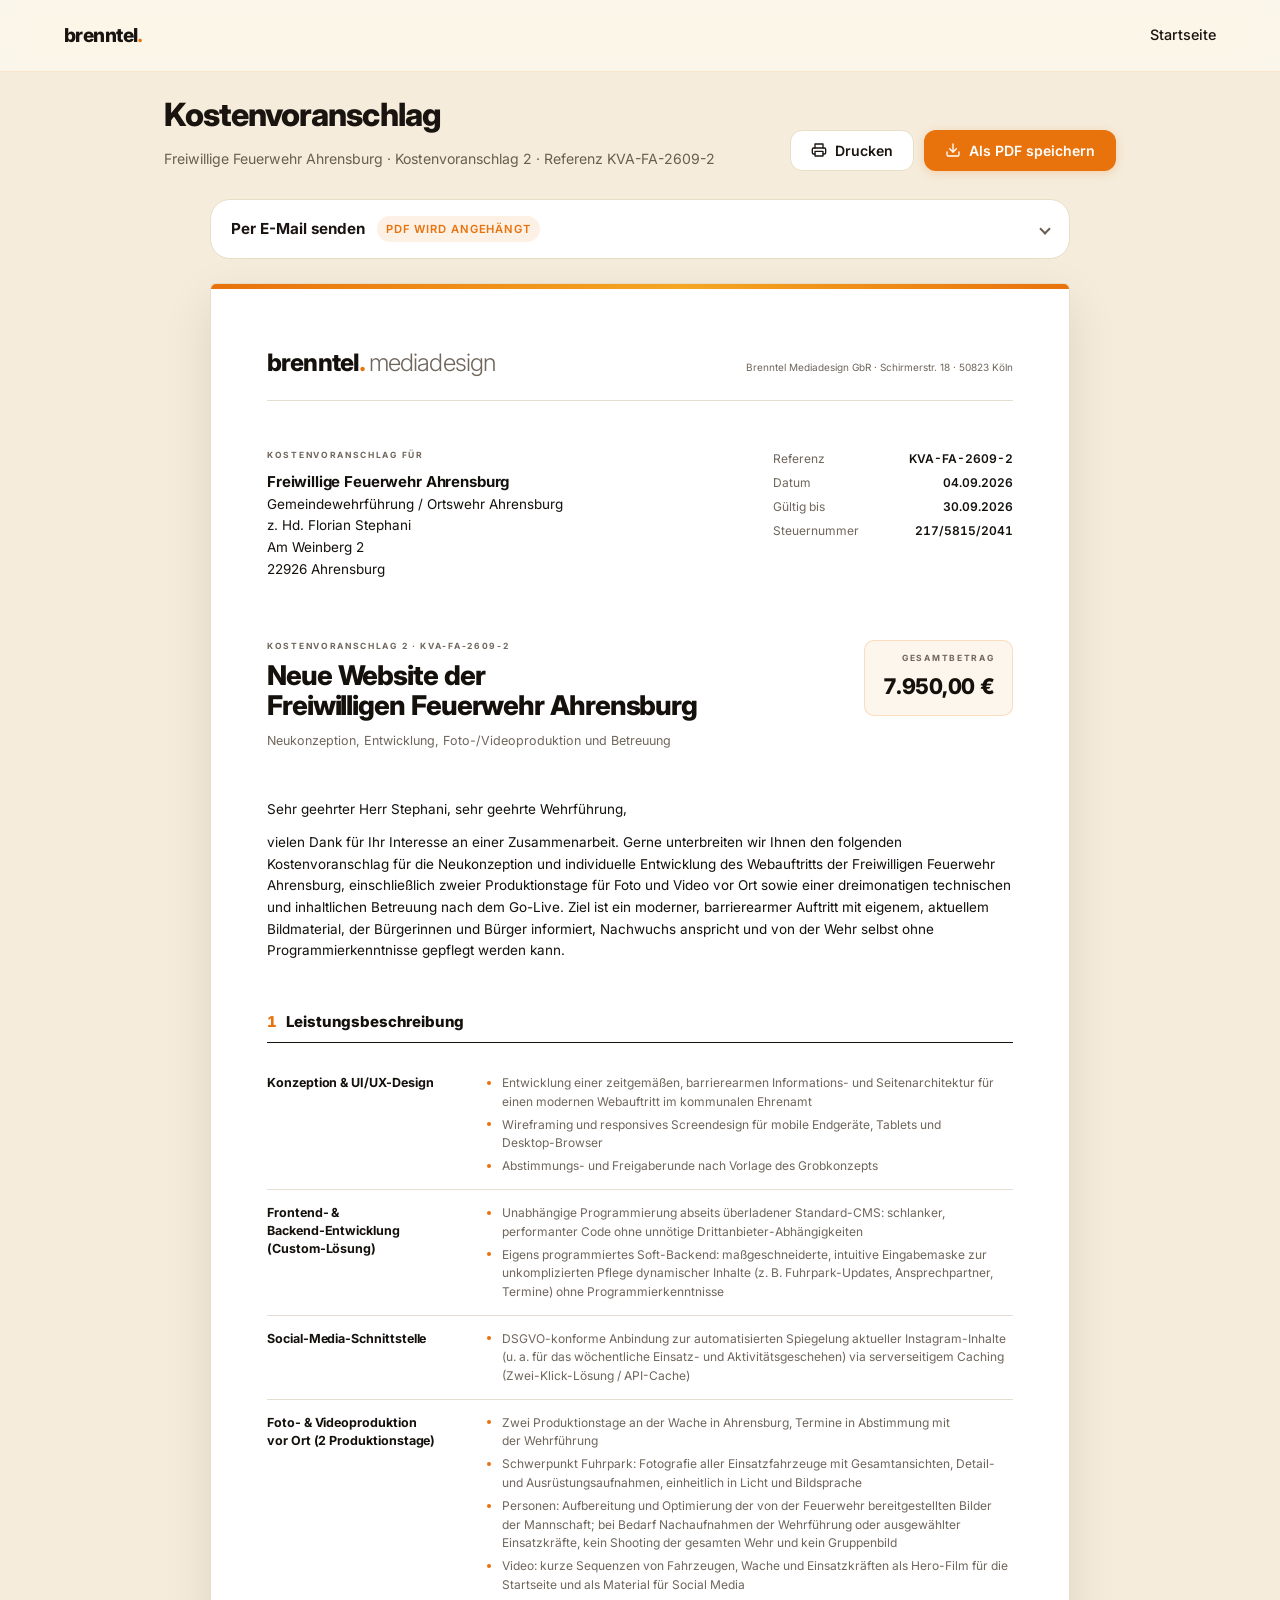
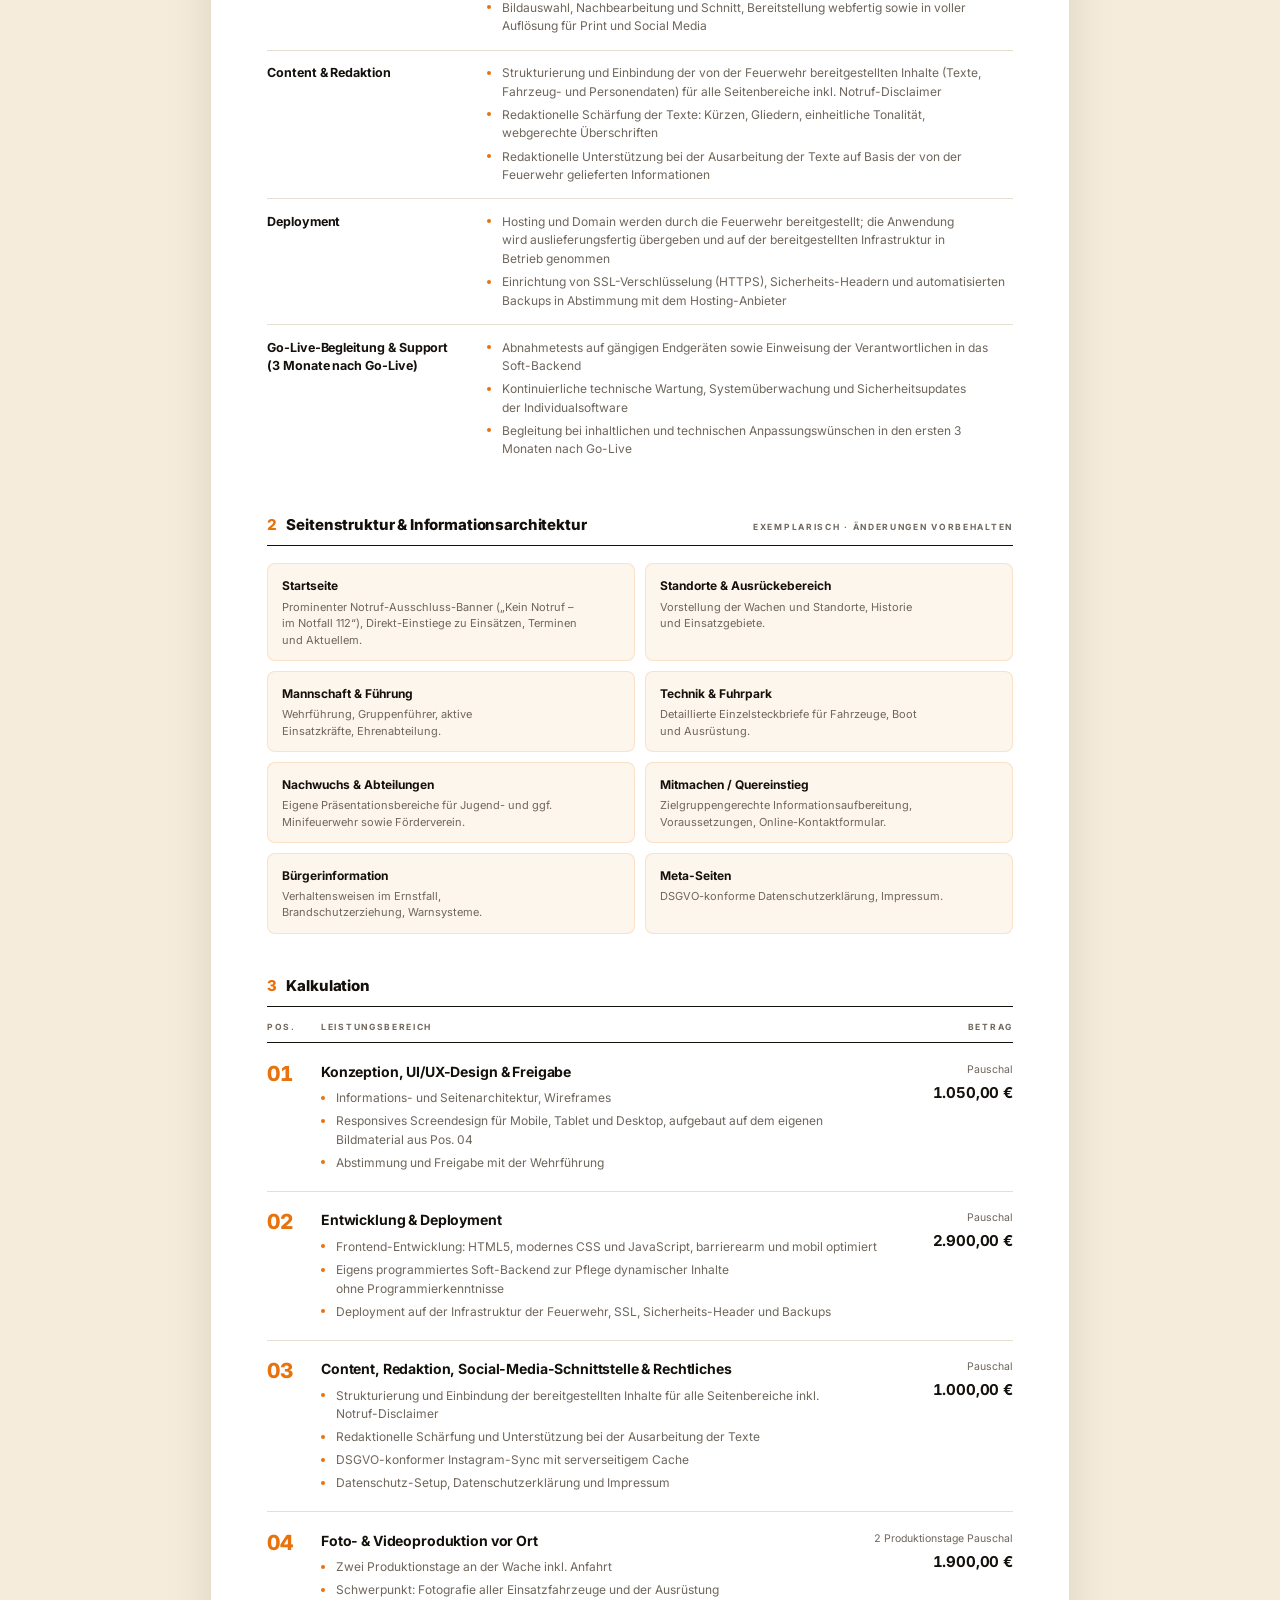
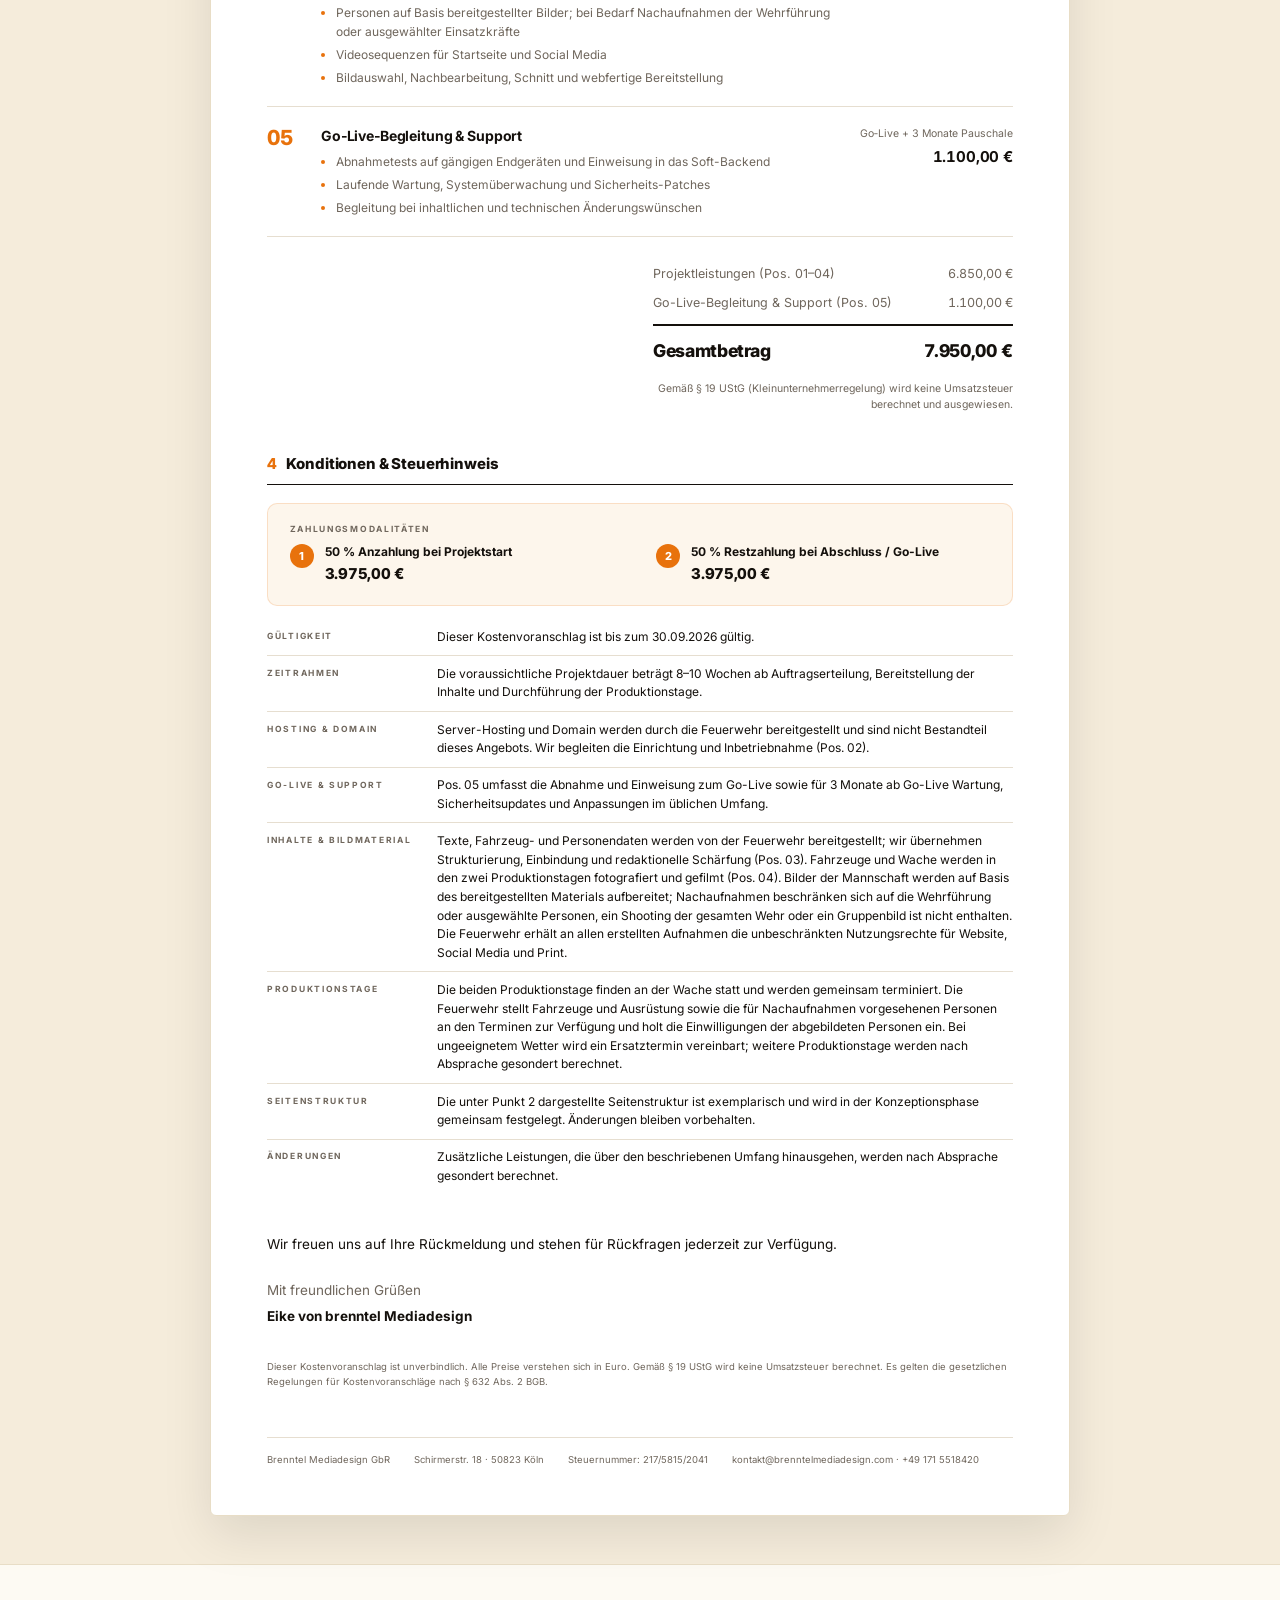
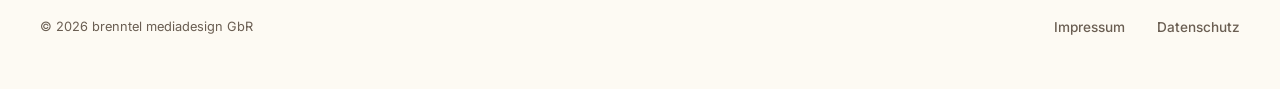
<file: kva-feuerwehr.html>
<!DOCTYPE html>
<html lang="de">
<head>
  <meta charset="UTF-8">
  <meta name="viewport" content="width=device-width, initial-scale=1.0">
  <title>Kostenvoranschlag 2 KVA-FA-2609-2 — brenntel. mediadesign</title>
  <meta name="robots" content="noindex, nofollow">
  <link rel="icon" type="image/svg+xml" href="favicon.svg">
  <link rel="preconnect" href="https://fonts.googleapis.com">
  <link rel="preconnect" href="https://fonts.gstatic.com" crossorigin>
  <link href="https://fonts.googleapis.com/css2?family=Inter:wght@300;400;500;600;700;800&display=swap" rel="stylesheet">
  <link rel="stylesheet" href="css/shared.css">
  <link rel="stylesheet" href="css/rechnung.css">
  <link rel="stylesheet" href="css/kva-sheet.css?v=20261008c">
</head>
<body class="re-body ks-body">

  <!-- ======== Header ======== -->
  <header class="site-header" role="banner">
    <div class="header-inner">
      <a href="index.html" class="logo" aria-label="brenntel mediadesign GbR — Startseite">brenntel<span>.</span></a>
      <nav class="nav-desktop" aria-label="Navigation">
        <a href="index.html">Startseite</a>
      </nav>
      <div class="header-mobile-actions">
        <button class="hamburger" aria-label="Menü öffnen" aria-expanded="false">
          <span></span><span></span><span></span>
        </button>
      </div>
    </div>
    <nav class="nav-mobile" aria-label="Mobile Navigation">
      <div class="nav-mobile-inner">
        <a href="index.html">
          <span>Startseite</span>
          <svg class="nav-mobile-chevron" width="16" height="16" viewBox="0 0 24 24" fill="none" stroke="currentColor" stroke-width="2.5" stroke-linecap="round" stroke-linejoin="round"><path d="M9 18l6-6-6-6"/></svg>
        </a>
      </div>
    </nav>
    <div class="nav-overlay" aria-hidden="true"></div>
  </header>

  <main class="re-app ks-app" id="ks-app">

    <div class="re-toolbar ks-toolbar">
      <div class="re-toolbar-title">
        <h1>Kostenvoranschlag</h1>
        <p>Freiwillige Feuerwehr Ahrensburg · Kostenvoranschlag 2 · Referenz KVA-FA-2609-2</p>
      </div>
      <div class="re-toolbar-actions">
        <button type="button" class="re-btn re-btn-ghost" id="ks-print-btn">
          <svg viewBox="0 0 24 24" fill="none" stroke="currentColor" stroke-width="2" stroke-linecap="round" stroke-linejoin="round" aria-hidden="true"><path d="M6 9V3h12v6"/><path d="M6 18H4a2 2 0 0 1-2-2v-5a2 2 0 0 1 2-2h16a2 2 0 0 1 2 2v5a2 2 0 0 1-2 2h-2"/><rect x="6" y="14" width="12" height="7"/></svg>
          Drucken
        </button>
        <button type="button" class="re-btn re-btn-primary" id="ks-pdf-btn">
          <svg viewBox="0 0 24 24" fill="none" stroke="currentColor" stroke-width="2" stroke-linecap="round" stroke-linejoin="round" aria-hidden="true"><path d="M21 15v4a2 2 0 0 1-2 2H5a2 2 0 0 1-2-2v-4"/><polyline points="7 10 12 15 17 10"/><line x1="12" y1="15" x2="12" y2="3"/></svg>
          Als PDF speichern
        </button>
      </div>
    </div>

    <details class="re-panel ks-mail" id="ks-mail">
      <summary>Per E-Mail senden <span class="re-panel-hint">PDF wird angehängt</span></summary>
      <div class="re-panel-body">
        <div class="re-field-row">
          <label class="re-field"><span>Empfänger</span>
            <input type="email" id="ks-mail-to" value="eike@brenneisen.info" autocomplete="off">
          </label>
          <label class="re-field"><span>CC (optional)</span>
            <input type="text" id="ks-mail-cc" value="" placeholder="name@domain.de, weitere@domain.de" autocomplete="off">
          </label>
        </div>
        <div class="re-field-row">
          <label class="re-field"><span>Absender</span>
            <input type="text" id="ks-mail-from" value="brenntel mediadesign &lt;kontakt@brenntelmediadesign.com&gt;" autocomplete="off">
          </label>
          <label class="re-field"><span>BCC (Kopie an uns)</span>
            <input type="email" id="ks-mail-bcc" value="kontakt@brenntelmediadesign.com" autocomplete="off">
          </label>
        </div>
        <label class="re-field"><span>Betreff</span>
          <input type="text" id="ks-mail-subject" value="Kostenvoranschlag 2 (KVA-FA-2609-2) – Neue Website der Freiwilligen Feuerwehr Ahrensburg" autocomplete="off">
        </label>
        <label class="re-field"><span>Nachricht</span>
          <textarea id="ks-mail-text" rows="12">Sehr geehrter Herr Stephani,

wie besprochen haben wir unser Angebot von gestern noch einmal überarbeitet und schicken Ihnen anbei die aktualisierte Fassung als Kostenvoranschlag 2. Er ersetzt die erste Fassung.

Neu enthalten ist ein eigener Block für die Foto- und Videoproduktion vor Ort: An zwei Produktionstagen an der Wache fotografieren und filmen wir sämtliche Einsatzfahrzeuge samt Ausrüstung, damit der Fuhrpark auf der neuen Website mit eigenem, aktuellem Bildmaterial gezeigt wird. Bilder der Mannschaft bereiten wir auf Basis Ihres vorhandenen Materials auf; bei Bedarf ergänzen wir Aufnahmen der Wehrführung oder einzelner Einsatzkräfte. Die übrigen Positionen haben wir entsprechend angepasst, sodass sich der Gesamtbetrag nur geringfügig verändert.

Der Kostenvoranschlag enthält die Leistungsbeschreibung, einen exemplarischen Vorschlag zur Seitenstruktur, die Kalkulation sowie die Konditionen. Für Rückfragen oder ein gemeinsames Durchsprechen der einzelnen Punkte stehen wir jederzeit gerne zur Verfügung.

Wir würden uns freuen, das Projekt gemeinsam mit Ihnen umzusetzen.

Mit freundlichen Grüßen
Eike von brenntel Mediadesign</textarea>
        </label>
        <button type="button" class="re-btn re-btn-primary re-send-btn" id="ks-send-btn">
          <svg viewBox="0 0 24 24" fill="none" stroke="currentColor" stroke-width="2" stroke-linecap="round" stroke-linejoin="round" aria-hidden="true"><path d="M22 2L11 13"/><path d="M22 2l-7 20-4-9-9-4 20-7z"/></svg>
          <span>Kostenvoranschlag als PDF senden</span>
        </button>
        <p class="re-send-status" id="ks-send-status" aria-live="polite"></p>
      </div>
    </details>

    <section class="re-preview ks-preview" aria-label="Kostenvoranschlag">
      <article class="re-sheet ks-sheet" id="ks-sheet">
        <span class="re-sheet-bar" aria-hidden="true"></span>

        <header class="re-doc-head">
          <div class="re-doc-brand">brenntel<span>.</span> <em>mediadesign</em></div>
          <p class="re-doc-sender-line">Brenntel Mediadesign GbR · Schirmerstr. 18 · 50823 Köln</p>
        </header>

        <div class="re-doc-addr-row">
          <div class="re-doc-recipient-wrap">
            <span class="re-doc-label">Kostenvoranschlag für</span>
            <div class="re-doc-recipient">
              <p class="re-doc-r-name">Freiwillige Feuerwehr Ahrensburg</p>
              <p>Gemeindewehrführung / Ortswehr Ahrensburg</p>
              <p>z. Hd. Florian Stephani</p>
              <p>Am Weinberg 2</p>
              <p>22926 Ahrensburg</p>
            </div>
          </div>
          <dl class="re-doc-meta">
            <dt>Referenz</dt><dd>KVA-FA-2609-2</dd>
            <dt>Datum</dt><dd>04.09.2026</dd>
            <dt>Gültig bis</dt><dd>30.09.2026</dd>
            <dt>Steuernummer</dt><dd>217/5815/2041</dd>
          </dl>
        </div>

        <div class="re-doc-titlebar">
          <div class="re-doc-titlebar-left">
            <span class="re-doc-label">Kostenvoranschlag 2 · KVA-FA-2609-2</span>
            <h1 class="re-doc-title ks-title">Neue Website der<br>Freiwilligen Feuerwehr Ahrensburg</h1>
            <p class="ks-subtitle">Neukonzeption, Entwicklung, Foto-/Videoproduktion und Betreuung</p>
          </div>
          <div class="re-doc-badge">
            <span class="re-doc-label">Gesamtbetrag</span>
            <strong>7.950,00 €</strong>
          </div>
        </div>

        <div class="ks-intro">
          <p>Sehr geehrter Herr Stephani, sehr geehrte Wehrführung,</p>
          <p>vielen Dank für Ihr Interesse an einer Zusammenarbeit. Gerne unterbreiten wir Ihnen den folgenden Kostenvoranschlag für die Neukonzeption und individuelle Entwicklung des Webauftritts der Freiwilligen Feuerwehr Ahrensburg, einschließlich zweier Produktionstage für Foto und Video vor Ort sowie einer dreimonatigen technischen und inhaltlichen Betreuung nach dem Go-Live. Ziel ist ein moderner, barrierearmer Auftritt mit eigenem, aktuellem Bildmaterial, der Bürgerinnen und Bürger informiert, Nachwuchs anspricht und von der Wehr selbst ohne Programmierkenntnisse gepflegt werden kann.</p>
        </div>

        <!-- ======== 1. Leistungsbeschreibung ======== -->
        <section class="ks-section">
          <h2 class="ks-h2"><span class="ks-h2-num">1</span> Leistungsbeschreibung</h2>

          <div class="ks-service">
            <h3 class="ks-h3">Konzeption &amp; UI/UX-Design</h3>
            <ul class="re-item-details ks-list">
              <li>Entwicklung einer zeitgemäßen, barrierearmen Informations- und Seitenarchitektur für einen modernen Webauftritt im kommunalen Ehrenamt</li>
              <li>Wireframing und responsives Screendesign für mobile Endgeräte, Tablets und Desktop-Browser</li>
              <li>Abstimmungs- und Freigaberunde nach Vorlage des Grobkonzepts</li>
            </ul>
          </div>

          <div class="ks-service">
            <h3 class="ks-h3">Frontend- &amp; Backend&#8209;Entwicklung (Custom&#8209;Lösung)</h3>
            <ul class="re-item-details ks-list">
              <li>Unabhängige Programmierung abseits überladener Standard-CMS: schlanker, performanter Code ohne unnötige Drittanbieter-Abhängigkeiten</li>
              <li>Eigens programmiertes Soft-Backend: maßgeschneiderte, intuitive Eingabemaske zur unkomplizierten Pflege dynamischer Inhalte (z. B. Fuhrpark-Updates, Ansprechpartner, Termine) ohne Programmierkenntnisse</li>
            </ul>
          </div>

          <div class="ks-service">
            <h3 class="ks-h3">Social-Media-Schnittstelle</h3>
            <ul class="re-item-details ks-list">
              <li>DSGVO-konforme Anbindung zur automatisierten Spiegelung aktueller Instagram-Inhalte (u. a. für das wöchentliche Einsatz- und Aktivitätsgeschehen) via serverseitigem Caching (Zwei-Klick-Lösung / API-Cache)</li>
            </ul>
          </div>

          <div class="ks-service">
            <h3 class="ks-h3">Foto- &amp; Videoproduktion vor&nbsp;Ort (2&nbsp;Produktionstage)</h3>
            <ul class="re-item-details ks-list">
              <li>Zwei Produktionstage an der Wache in Ahrensburg, Termine in Abstimmung mit der Wehrführung</li>
              <li>Schwerpunkt Fuhrpark: Fotografie aller Einsatzfahrzeuge mit Gesamtansichten, Detail- und Ausrüstungsaufnahmen, einheitlich in Licht und Bildsprache</li>
              <li>Personen: Aufbereitung und Optimierung der von der Feuerwehr bereitgestellten Bilder der Mannschaft; bei Bedarf Nachaufnahmen der Wehrführung oder ausgewählter Einsatzkräfte, kein Shooting der gesamten Wehr und kein Gruppenbild</li>
              <li>Video: kurze Sequenzen von Fahrzeugen, Wache und Einsatzkräften als Hero-Film für die Startseite und als Material für Social Media</li>
              <li>Bildauswahl, Nachbearbeitung und Schnitt, Bereitstellung webfertig sowie in voller Auflösung für Print und Social Media</li>
            </ul>
          </div>

          <div class="ks-service">
            <h3 class="ks-h3">Content &amp; Redaktion</h3>
            <ul class="re-item-details ks-list">
              <li>Strukturierung und Einbindung der von der Feuerwehr bereitgestellten Inhalte (Texte, Fahrzeug- und Personendaten) für alle Seitenbereiche inkl. Notruf-Disclaimer</li>
              <li>Redaktionelle Schärfung der Texte: Kürzen, Gliedern, einheitliche Tonalität, webgerechte Überschriften</li>
              <li>Redaktionelle Unterstützung bei der Ausarbeitung der Texte auf Basis der von der Feuerwehr gelieferten Informationen</li>
            </ul>
          </div>

          <div class="ks-service">
            <h3 class="ks-h3">Deployment</h3>
            <ul class="re-item-details ks-list">
              <li>Hosting und Domain werden durch die Feuerwehr bereitgestellt; die Anwendung wird auslieferungsfertig übergeben und auf der bereitgestellten Infrastruktur in Betrieb genommen</li>
              <li>Einrichtung von SSL-Verschlüsselung (HTTPS), Sicherheits-Headern und automatisierten Backups in Abstimmung mit dem Hosting-Anbieter</li>
            </ul>
          </div>

          <div class="ks-service">
            <h3 class="ks-h3">Go&#8209;Live&#8209;Begleitung &amp; Support (3&nbsp;Monate nach Go&#8209;Live)</h3>
            <ul class="re-item-details ks-list">
              <li>Abnahmetests auf gängigen Endgeräten sowie Einweisung der Verantwortlichen in das Soft-Backend</li>
              <li>Kontinuierliche technische Wartung, Systemüberwachung und Sicherheitsupdates der Individualsoftware</li>
              <li>Begleitung bei inhaltlichen und technischen Anpassungswünschen in den ersten 3 Monaten nach Go-Live</li>
            </ul>
          </div>
        </section>

        <!-- ======== Seitenstruktur ======== -->
        <section class="ks-section">
          <h2 class="ks-h2"><span class="ks-h2-num">2</span> Seitenstruktur &amp; Informationsarchitektur <span class="ks-h2-note">exemplarisch · Änderungen vorbehalten</span></h2>

          <div class="ks-pages">
            <div class="ks-page">
              <strong>Startseite</strong>
              <p>Prominenter Notruf-Ausschluss-Banner („Kein Notruf – im Notfall 112“), Direkt-Einstiege zu Einsätzen, Terminen und Aktuellem.</p>
            </div>
            <div class="ks-page">
              <strong>Standorte &amp; Ausrückebereich</strong>
              <p>Vorstellung der Wachen und Standorte, Historie und Einsatzgebiete.</p>
            </div>
            <div class="ks-page">
              <strong>Mannschaft &amp; Führung</strong>
              <p>Wehrführung, Gruppenführer, aktive Einsatzkräfte, Ehrenabteilung.</p>
            </div>
            <div class="ks-page">
              <strong>Technik &amp; Fuhrpark</strong>
              <p>Detaillierte Einzelsteckbriefe für Fahrzeuge, Boot und Ausrüstung.</p>
            </div>
            <div class="ks-page">
              <strong>Nachwuchs &amp; Abteilungen</strong>
              <p>Eigene Präsentationsbereiche für Jugend- und ggf. Minifeuerwehr sowie Förderverein.</p>
            </div>
            <div class="ks-page">
              <strong>Mitmachen / Quereinstieg</strong>
              <p>Zielgruppengerechte Informationsaufbereitung, Voraussetzungen, Online-Kontaktformular.</p>
            </div>
            <div class="ks-page">
              <strong>Bürgerinformation</strong>
              <p>Verhaltensweisen im Ernstfall, Brandschutzerziehung, Warnsysteme.</p>
            </div>
            <div class="ks-page">
              <strong>Meta-Seiten</strong>
              <p>DSGVO-konforme Datenschutzerklärung, Impressum.</p>
            </div>
          </div>
        </section>

        <!-- ======== 3. Kalkulation ======== -->
        <section class="ks-section ks-section-calc">
          <h2 class="ks-h2"><span class="ks-h2-num">3</span> Kalkulation</h2>

          <div class="re-items-head" aria-hidden="true">
            <span>Pos.</span>
            <span>Leistungsbereich</span>
            <span>Betrag</span>
          </div>

          <div class="re-doc-items">

            <div class="re-item-row">
              <span class="re-item-index">01</span>
              <div>
                <h3 class="re-item-title">Konzeption, UI/UX-Design &amp; Freigabe</h3>
                <ul class="re-item-details">
                  <li>Informations- und Seitenarchitektur, Wireframes</li>
                  <li>Responsives Screendesign für Mobile, Tablet und Desktop, aufgebaut auf dem eigenen Bildmaterial aus Pos. 04</li>
                  <li>Abstimmung und Freigabe mit der Wehrführung</li>
                </ul>
              </div>
              <div class="re-item-price">
                <span class="re-item-qty">Pauschal</span>
                <span class="re-item-amount">1.050,00 €</span>
              </div>
            </div>

            <div class="re-item-row">
              <span class="re-item-index">02</span>
              <div>
                <h3 class="re-item-title">Entwicklung &amp; Deployment</h3>
                <ul class="re-item-details">
                  <li>Frontend-Entwicklung: HTML5, modernes CSS und JavaScript, barrierearm und mobil optimiert</li>
                  <li>Eigens programmiertes Soft-Backend zur Pflege dynamischer Inhalte ohne Programmierkenntnisse</li>
                  <li>Deployment auf der Infrastruktur der Feuerwehr, SSL, Sicherheits-Header und Backups</li>
                </ul>
              </div>
              <div class="re-item-price">
                <span class="re-item-qty">Pauschal</span>
                <span class="re-item-amount">2.900,00 €</span>
              </div>
            </div>

            <div class="re-item-row">
              <span class="re-item-index">03</span>
              <div>
                <h3 class="re-item-title">Content, Redaktion, Social-Media-Schnittstelle &amp; Rechtliches</h3>
                <ul class="re-item-details">
                  <li>Strukturierung und Einbindung der bereitgestellten Inhalte für alle Seitenbereiche inkl. Notruf-Disclaimer</li>
                  <li>Redaktionelle Schärfung und Unterstützung bei der Ausarbeitung der Texte</li>
                  <li>DSGVO-konformer Instagram-Sync mit serverseitigem Cache</li>
                  <li>Datenschutz-Setup, Datenschutzerklärung und Impressum</li>
                </ul>
              </div>
              <div class="re-item-price">
                <span class="re-item-qty">Pauschal</span>
                <span class="re-item-amount">1.000,00 €</span>
              </div>
            </div>

            <div class="re-item-row">
              <span class="re-item-index">04</span>
              <div>
                <h3 class="re-item-title">Foto- &amp; Videoproduktion vor Ort</h3>
                <ul class="re-item-details">
                  <li>Zwei Produktionstage an der Wache inkl. Anfahrt</li>
                  <li>Schwerpunkt: Fotografie aller Einsatzfahrzeuge und der Ausrüstung</li>
                  <li>Personen auf Basis bereitgestellter Bilder; bei Bedarf Nachaufnahmen der Wehrführung oder ausgewählter Einsatzkräfte</li>
                  <li>Videosequenzen für Startseite und Social Media</li>
                  <li>Bildauswahl, Nachbearbeitung, Schnitt und webfertige Bereitstellung</li>
                </ul>
              </div>
              <div class="re-item-price">
                <span class="re-item-qty">2&nbsp;Produktionstage Pauschal</span>
                <span class="re-item-amount">1.900,00 €</span>
              </div>
            </div>

            <div class="re-item-row">
              <span class="re-item-index">05</span>
              <div>
                <h3 class="re-item-title">Go&#8209;Live&#8209;Begleitung &amp; Support</h3>
                <ul class="re-item-details">
                  <li>Abnahmetests auf gängigen Endgeräten und Einweisung in das Soft-Backend</li>
                  <li>Laufende Wartung, Systemüberwachung und Sicherheits-Patches</li>
                  <li>Begleitung bei inhaltlichen und technischen Änderungswünschen</li>
                </ul>
              </div>
              <div class="re-item-price">
                <span class="re-item-qty">Go&#8209;Live + 3&nbsp;Monate Pauschale</span>
                <span class="re-item-amount">1.100,00 €</span>
              </div>
            </div>

          </div>

          <div class="re-doc-sums">
            <div class="re-doc-sumrow">
              <span>Projektleistungen (Pos. 01–04)</span>
              <span>6.850,00 €</span>
            </div>
            <div class="re-doc-sumrow">
              <span>Go-Live-Begleitung &amp; Support (Pos. 05)</span>
              <span>1.100,00 €</span>
            </div>
            <div class="re-doc-sumrow re-doc-total">
              <span>Gesamtbetrag</span>
              <span>7.950,00 €</span>
            </div>
            <p class="re-doc-kleinhinweis">Gemäß § 19 UStG (Kleinunternehmerregelung) wird keine Umsatzsteuer berechnet und ausgewiesen.</p>
          </div>
        </section>

        <!-- ======== 4. Konditionen ======== -->
        <section class="ks-section">
          <h2 class="ks-h2"><span class="ks-h2-num">4</span> Konditionen &amp; Steuerhinweis</h2>

          <div class="re-doc-payment ks-payment">
            <span class="re-doc-label">Zahlungsmodalitäten</span>
            <div class="ks-pay-steps">
              <div class="ks-pay-step">
                <span class="ks-pay-num">1</span>
                <div>
                  <strong>50 % Anzahlung bei Projektstart</strong>
                  <p>3.975,00 €</p>
                </div>
              </div>
              <div class="ks-pay-step">
                <span class="ks-pay-num">2</span>
                <div>
                  <strong>50 % Restzahlung bei Abschluss / Go-Live</strong>
                  <p>3.975,00 €</p>
                </div>
              </div>
            </div>
          </div>

          <dl class="ks-conditions">
            <div class="ks-condition">
              <dt>Gültigkeit</dt>
              <dd>Dieser Kostenvoranschlag ist bis zum 30.09.2026 gültig.</dd>
            </div>
            <div class="ks-condition">
              <dt>Zeitrahmen</dt>
              <dd>Die voraussichtliche Projektdauer beträgt 8–10 Wochen ab Auftragserteilung, Bereitstellung der Inhalte und Durchführung der Produktionstage.</dd>
            </div>
            <div class="ks-condition">
              <dt>Hosting &amp; Domain</dt>
              <dd>Server-Hosting und Domain werden durch die Feuerwehr bereitgestellt und sind nicht Bestandteil dieses Angebots. Wir begleiten die Einrichtung und Inbetriebnahme (Pos. 02).</dd>
            </div>
            <div class="ks-condition">
              <dt>Go-Live &amp; Support</dt>
              <dd>Pos. 05 umfasst die Abnahme und Einweisung zum Go-Live sowie für 3 Monate ab Go-Live Wartung, Sicherheitsupdates und Anpassungen im üblichen Umfang.</dd>
            </div>
            <div class="ks-condition">
              <dt>Inhalte &amp; Bildmaterial</dt>
              <dd>Texte, Fahrzeug- und Personendaten werden von der Feuerwehr bereitgestellt; wir übernehmen Strukturierung, Einbindung und redaktionelle Schärfung (Pos. 03). Fahrzeuge und Wache werden in den zwei Produktionstagen fotografiert und gefilmt (Pos. 04). Bilder der Mannschaft werden auf Basis des bereitgestellten Materials aufbereitet; Nachaufnahmen beschränken sich auf die Wehrführung oder ausgewählte Personen, ein Shooting der gesamten Wehr oder ein Gruppenbild ist nicht enthalten. Die Feuerwehr erhält an allen erstellten Aufnahmen die unbeschränkten Nutzungsrechte für Website, Social Media und Print.</dd>
            </div>
            <div class="ks-condition">
              <dt>Produktionstage</dt>
              <dd>Die beiden Produktionstage finden an der Wache statt und werden gemeinsam terminiert. Die Feuerwehr stellt Fahrzeuge und Ausrüstung sowie die für Nachaufnahmen vorgesehenen Personen an den Terminen zur Verfügung und holt die Einwilligungen der abgebildeten Personen ein. Bei ungeeignetem Wetter wird ein Ersatztermin vereinbart; weitere Produktionstage werden nach Absprache gesondert berechnet.</dd>
            </div>
            <div class="ks-condition">
              <dt>Seitenstruktur</dt>
              <dd>Die unter Punkt 2 dargestellte Seitenstruktur ist exemplarisch und wird in der Konzeptionsphase gemeinsam festgelegt. Änderungen bleiben vorbehalten.</dd>
            </div>
            <div class="ks-condition">
              <dt>Änderungen</dt>
              <dd>Zusätzliche Leistungen, die über den beschriebenen Umfang hinausgehen, werden nach Absprache gesondert berechnet.</dd>
            </div>
          </dl>
        </section>

        <div class="re-doc-closing">
          <p>Wir freuen uns auf Ihre Rückmeldung und stehen für Rückfragen jederzeit zur Verfügung.</p>
          <p class="re-doc-signoff">Mit freundlichen Grüßen</p>
          <p class="re-doc-names">Eike von brenntel Mediadesign</p>
        </div>

        <p class="ks-legal">Dieser Kostenvoranschlag ist unverbindlich. Alle Preise verstehen sich in Euro. Gemäß § 19 UStG wird keine Umsatzsteuer berechnet. Es gelten die gesetzlichen Regelungen für Kostenvoranschläge nach § 632 Abs. 2 BGB.</p>

        <footer class="re-doc-foot">
          <span>Brenntel Mediadesign GbR</span>
          <span>Schirmerstr. 18 · 50823 Köln</span>
          <span>Steuernummer: 217/5815/2041</span>
          <span>kontakt@brenntelmediadesign.com · +49 171 5518420</span>
        </footer>

      </article>
    </section>
  </main>

  <!-- ======== Footer ======== -->
  <footer class="site-footer re-site-footer" role="contentinfo">
    <div class="footer-inner">
      <p class="footer-copy">&copy; <span id="year"></span> brenntel mediadesign GbR</p>
      <div class="footer-links">
        <a href="impressum.html">Impressum</a>
        <a href="datenschutz.html">Datenschutz</a>
      </div>
    </div>
  </footer>

  <script src="js/vendor/html2pdf.bundle.min.js"></script>
  <script src="js/shared.js"></script>
  <script src="js/kva-sheet.js?v=20261008a"></script>
</body>
</html>
</file>
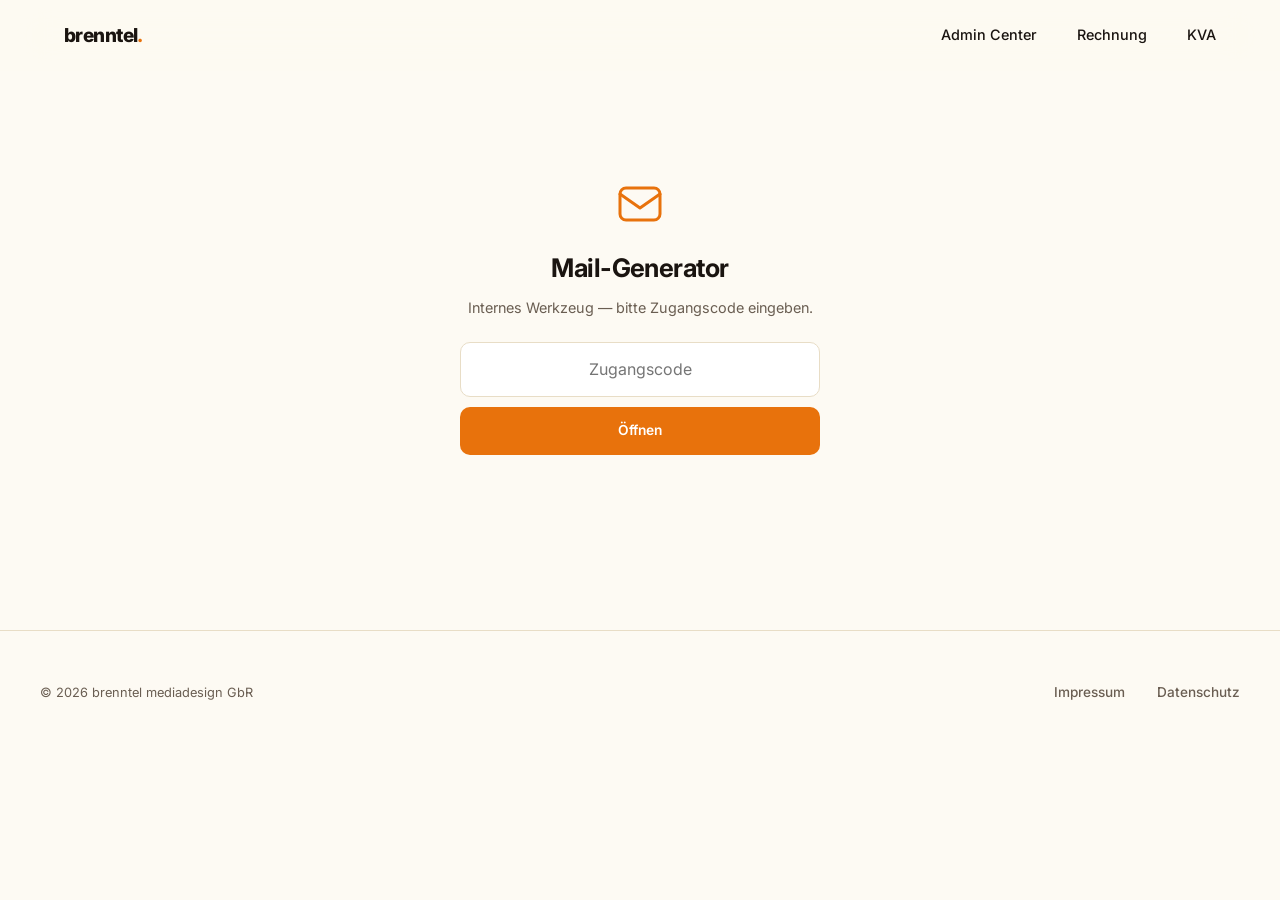
<file: mailgen.html>
<!DOCTYPE html>
<html lang="de">
<head>
  <meta charset="UTF-8">
  <meta name="viewport" content="width=device-width, initial-scale=1.0">
  <title>Mail-Generator — brenntel. mediadesign</title>
  <meta name="robots" content="noindex, nofollow">
  <link rel="icon" type="image/svg+xml" href="favicon.svg">
  <link rel="preconnect" href="https://fonts.googleapis.com">
  <link rel="preconnect" href="https://fonts.gstatic.com" crossorigin>
  <link href="https://fonts.googleapis.com/css2?family=Inter:wght@300;400;500;600;700;800&display=swap" rel="stylesheet">
  <link rel="stylesheet" href="css/shared.css?v=20260921a">
  <link rel="stylesheet" href="css/mailgen.css?v=20260921a">
</head>
<body class="mg-body">

  <!-- ======== Header ======== -->
  <header class="site-header" role="banner">
    <div class="header-inner">
      <a href="index.html" class="logo" aria-label="brenntel mediadesign GbR — Startseite">brenntel<span>.</span></a>
      <nav class="nav-desktop" aria-label="Navigation">
        <a href="admin.html">Admin Center</a>
        <a href="rechnung.html">Rechnung</a>
        <a href="kva.html">KVA</a>
      </nav>
    </div>
  </header>

  <!-- ======== Zugang ========
       Wie beim Rechnungsersteller: clientseitiger Sichtschutz, keine echte
       Sicherheit. Was wirklich schützenswert ist — die gespeicherten Vorlagen —
       hängt am Token der API, nicht an diesem Feld. -->
  <section class="mg-entry" id="mg-entry">
    <div class="mg-entry-content">
      <div class="mg-entry-icon" aria-hidden="true">
        <svg viewBox="0 0 24 24" fill="none" stroke="currentColor" stroke-width="1.5" stroke-linecap="round" stroke-linejoin="round">
          <rect x="2" y="4" width="20" height="16" rx="3"/><path d="M22 7l-10 7L2 7"/>
        </svg>
      </div>
      <h1 class="mg-entry-title">Mail-Generator</h1>
      <p class="mg-entry-sub">Internes Werkzeug — bitte Zugangscode eingeben.</p>
      <form class="mg-code-form" id="mg-code-form" autocomplete="off">
        <input type="password" id="mg-code-input" class="mg-code-input" placeholder="Zugangscode"
               maxlength="20" spellcheck="false" autocomplete="off" aria-label="Zugangscode">
        <button type="submit" class="mg-btn mg-btn-primary">Öffnen</button>
      </form>
      <p class="mg-error" id="mg-error" aria-live="polite">Ungültiger Code.</p>
    </div>
  </section>

  <!-- ======== App ======== -->
  <main class="mg-app" id="mg-app" hidden>

    <div class="mg-head">
      <div>
        <h1 id="mg-head-title">Mail schreiben</h1>
        <p id="mg-head-sub">Im brenntel-Layout — als .eml sichern oder als Vorlage in der Mail-App nutzen.</p>
      </div>
      <!-- Am Handy sind Bearbeiten und Vorschau zwei Ansichten, am großen
           Bildschirm stehen sie nebeneinander und die Umschaltung entfällt. -->
      <div class="mg-tabs" role="tablist" aria-label="Ansicht">
        <button type="button" class="mg-tab is-active" id="mg-tab-edit" role="tab" aria-selected="true">Bearbeiten</button>
        <button type="button" class="mg-tab" id="mg-tab-preview" role="tab" aria-selected="false">Vorschau</button>
      </div>
    </div>

    <div class="mg-layout">

      <!-- ======== Editor ======== -->
      <section class="mg-editor" id="mg-editor" aria-label="Inhalt">

        <!-- Eine ganze Mail im Layout ist der seltenere Fall. Meistens soll nur
             die Signatur im eigenen Design unter einer normal getippten Mail
             stehen — deshalb steht die Wahl ganz oben. -->
        <div class="mg-tabs mg-tabs-wide" role="tablist" aria-label="Was gebaut wird">
          <button type="button" class="mg-tab is-active" id="mg-kind-mail" role="tab" aria-selected="true">Ganze Mail</button>
          <button type="button" class="mg-tab" id="mg-kind-signature" role="tab" aria-selected="false">Nur Signatur</button>
        </div>

        <div class="mg-panel mg-signature-only" hidden>
          <h2 class="mg-panel-title">Signatur</h2>
          <div class="mg-panel-body">
            <p class="mg-note">
              Steht unter einer ganz normal getippten Mail. In der Mail-App wählst du sie
              unter Einstellungen → Darstellung; das HTML daneben passt auch in Thunderbird
              oder Gmail als Signatur.
            </p>
            <label class="mg-field"><span>Name</span>
              <input type="text" id="sig-name" maxlength="120" placeholder="Eike Brenneisen"></label>
            <label class="mg-field"><span>Rolle</span>
              <input type="text" id="sig-role" maxlength="120" placeholder="Geschäftsführer"></label>
            <label class="mg-field"><span>Firma</span>
              <input type="text" id="sig-company" maxlength="160"></label>
            <label class="mg-field"><span>Straße</span>
              <input type="text" id="sig-street" maxlength="160"></label>
            <label class="mg-field"><span>PLZ und Ort</span>
              <input type="text" id="sig-city" maxlength="160"></label>
            <label class="mg-field"><span>Telefon</span>
              <input type="text" id="sig-phone" maxlength="60"></label>
            <label class="mg-field"><span>E-Mail</span>
              <input type="email" id="sig-email" maxlength="160"></label>
            <label class="mg-field"><span>Website</span>
              <input type="text" id="sig-web" maxlength="160" placeholder="brenntelmediadesign.com"></label>
            <label class="mg-field"><span>Zusatzzeile</span>
              <input type="text" id="sig-extra" maxlength="200" placeholder="Steuernummer, Registereintrag …"></label>
            <label class="mg-check">
              <input type="checkbox" id="sig-wordmark" checked>
              <span>Schriftzug „brenntel. mediadesign“ zeigen</span>
            </label>
          </div>
        </div>

        <div class="mg-panel mg-mail-only">
          <h2 class="mg-panel-title">Kopf</h2>
          <div class="mg-panel-body">
            <label class="mg-field">
              <span>Betreff</span>
              <input type="text" id="mg-subject" maxlength="300" placeholder="Angebot für Ihre Website">
            </label>
            <label class="mg-field">
              <span>Vorschautext</span>
              <input type="text" id="mg-preheader" maxlength="200"
                     placeholder="Die Zeile, die im Postfach neben dem Betreff steht">
              <small>Bleibt in der Mail unsichtbar. Ohne ihn zeigt die Übersicht die erste Zeile des Layouts.</small>
            </label>
          </div>
        </div>

        <div class="mg-panel mg-mail-only">
          <h2 class="mg-panel-title">Inhalt</h2>
          <div class="mg-panel-body">
            <div id="mg-blocks" class="mg-blocks"></div>
            <div class="mg-add" role="group" aria-label="Baustein hinzufügen">
              <button type="button" class="mg-btn mg-btn-ghost" data-add="text">Absatz</button>
              <button type="button" class="mg-btn mg-btn-ghost" data-add="heading">Überschrift</button>
              <button type="button" class="mg-btn mg-btn-ghost" data-add="list">Liste</button>
              <button type="button" class="mg-btn mg-btn-ghost" data-add="note">Hinweis</button>
              <button type="button" class="mg-btn mg-btn-ghost" data-add="button">Knopf</button>
              <button type="button" class="mg-btn mg-btn-ghost" data-add="divider">Trenner</button>
              <button type="button" class="mg-btn mg-btn-ghost" data-add="slot">Platzhalter</button>
            </div>
          </div>
        </div>

        <div class="mg-panel mg-mail-only">
          <h2 class="mg-panel-title">Fußzeile</h2>
          <div class="mg-panel-body">
            <label class="mg-field">
              <span>Eine Zeile je Eintrag</span>
              <textarea id="mg-footer" rows="4"></textarea>
            </label>
          </div>
        </div>

        <div class="mg-panel">
          <h2 class="mg-panel-title">In der Mail-App ablegen</h2>
          <div class="mg-panel-body">
            <p class="mg-note">
              Gespeicherte Vorlagen erscheinen in der Mail-App im Verfassen-Fenster unter
              „Vorlage“. Steht ein <strong>Platzhalter</strong> im Inhalt, wird die Vorlage
              zum Rahmen: Der dort getippte Text landet an dieser Stelle, das Layout bleibt
              unangetastet. Ohne Platzhalter steht der getippte Text über der Vorlage.
              Die Kopfzeilen der Antwort — Empfänger, „Re:“, Gesprächsfaden — setzt
              weiterhin die App.
            </p>
            <label class="mg-field">
              <span id="mg-tpl-name-label">Name dieser Vorlage</span>
              <input type="text" id="mg-tpl-name" maxlength="120" placeholder="z. B. Angebot Feuerwehr">
            </label>
            <label class="mg-field">
              <span>Zugangstoken (MAILGEN_TOKEN)</span>
              <input type="password" id="mg-token" autocomplete="off" spellcheck="false"
                     placeholder="wird nur in diesem Browser gemerkt">
            </label>
            <div class="mg-row">
              <button type="button" class="mg-btn mg-btn-primary" id="mg-tpl-save">Sichern</button>
              <button type="button" class="mg-btn mg-btn-ghost" id="mg-tpl-load">Vorlagen laden</button>
            </div>
            <div id="mg-tpl-list" class="mg-tpl-list" hidden></div>
            <p class="mg-status" id="mg-tpl-status" aria-live="polite"></p>
          </div>
        </div>

        <!-- Nicht in die feste Leiste unten: Am Handy kostet ein dritter Knopf
             dort eine ganze Zeile, und „Leeren" ist der seltenste von allen. -->
        <div class="mg-row mg-row-end">
          <button type="button" class="mg-btn mg-btn-ghost" id="mg-new">Entwurf leeren</button>
        </div>

      </section>

      <!-- ======== Vorschau ======== -->
      <section class="mg-preview" id="mg-preview" aria-label="Vorschau">
        <!-- iframe, damit die Mail-Styles nicht auf die Seite durchschlagen und
             die Vorschau so breit gerechnet wird wie beim Empfänger. -->
        <iframe id="mg-frame" title="Vorschau der Mail" sandbox=""></iframe>
      </section>

    </div>

    <div class="mg-actions">
      <button type="button" class="mg-btn mg-btn-primary" id="mg-eml">.eml herunterladen</button>
      <span id="mg-eml-hint" class="mg-status" hidden></span>
      <button type="button" class="mg-btn mg-btn-ghost" id="mg-copy">HTML kopieren</button>
      <span class="mg-status" id="mg-status" aria-live="polite"></span>
    </div>

  </main>

  <footer class="site-footer" role="contentinfo">
    <div class="footer-inner">
      <p class="footer-copy">&copy; <span id="year"></span> brenntel mediadesign GbR</p>
      <div class="footer-links">
        <a href="impressum.html">Impressum</a>
        <a href="datenschutz.html">Datenschutz</a>
      </div>
    </div>
  </footer>

  <script src="js/shared.js?v=20260921a"></script>
  <script type="module" src="js/mailgen.js?v=20261027c"></script>
</body>
</html>
</file>
<file: css/shared.css>
/* ========================================
   Noise / Grain overlay (premium texture)
   ======================================== */
.noise-overlay {
  position: fixed;
  inset: 0;
  pointer-events: none;
  z-index: 9998;
  opacity: 0.45;
  mix-blend-mode: overlay;
  background-image: url("data:image/svg+xml;utf8,<svg xmlns='http://www.w3.org/2000/svg' width='160' height='160'><filter id='n'><feTurbulence type='fractalNoise' baseFrequency='0.9' numOctaves='2' seed='5'/><feColorMatrix values='0 0 0 0 0  0 0 0 0 0  0 0 0 0 0  0 0 0 0.55 0'/></filter><rect width='100%' height='100%' filter='url(%23n)'/></svg>");
  background-size: 160px 160px;
}

:root[data-theme="dark"] .noise-overlay {
  opacity: 0.22;
  mix-blend-mode: soft-light;
}

@media (prefers-reduced-motion: reduce) {
  .noise-overlay { display: none; }
}

/* ========================================
   CSS Custom Properties
   ======================================== */
:root {
  --color-bg: #fdfaf3;
  --color-bg-alt: #f5ecdb;
  --color-bg-warm: #faf3e3;
  --color-surface: #ffffff;
  --color-text: #1a1410;
  --color-text-light: #6a5e52;
  --color-accent: #e8720c;
  --color-accent-hover: #d06000;
  --color-accent-glow: rgba(232, 114, 12, 0.18);
  /* Barrierefreie Akzenttöne (WCAG AA): --color-accent bleibt für Flächen,
     Linien und Icons. Für Schrift und Flächen mit weißer Schrift gelten diese: */
  --color-accent-text: #ad4f00;          /* Schrift, mind. 4,5:1 auf allen hellen Flächen */
  --color-accent-text-hover: #8a3f00;
  --color-accent-display: #d06000;       /* große Schrift ab 24px bzw. 19px fett, mind. 3:1 */
  --color-accent-strong: #c05600;        /* Fläche mit weißer Schrift, 4,6:1 */
  --color-accent-strong-hover: #a84d00;
  --color-focus: #ad4f00;
  --color-border: #e8ddc6;
  --color-header-bg: rgba(253, 250, 243, 0.72);
  --color-header-bg-scrolled: rgba(253, 250, 243, 0.88);
  --color-nav-panel-bg: rgba(253, 250, 243, 0.85);
  --color-nav-link-bg: rgba(255, 255, 255, 0.7);
  --color-nav-link-border: rgba(232, 114, 12, 0.08);
  --color-overlay: rgba(30, 22, 14, 0.45);
  --color-shadow: 0, 0, 0;
  --font-family: 'Inter', -apple-system, BlinkMacSystemFont, 'Segoe UI', sans-serif;
  --max-width: 1200px;
  --section-padding: 6rem 1.5rem;
  --radius: 12px;
  --radius-lg: 20px;
  --transition: 0.3s ease;
  --transition-slow: 0.6s cubic-bezier(0.4, 0, 0.2, 1);
}

/* Dark / Night mode */
:root[data-theme="dark"] {
  --color-bg: #14100c;
  --color-bg-alt: #1e1813;
  --color-bg-warm: #1a1510;
  --color-surface: #1c1712;
  --color-text: #f3ece0;
  --color-text-light: #a49886;
  --color-accent: #f59034;
  --color-accent-hover: #ffaa4c;
  --color-accent-glow: rgba(245, 144, 52, 0.22);
  --color-accent-text: #f59034;
  --color-accent-text-hover: #ffaa4c;
  --color-accent-display: #f59034;
  --color-focus: #f59034;
  --color-border: #3a2f25;
  --color-header-bg: rgba(20, 16, 12, 0.72);
  --color-header-bg-scrolled: rgba(20, 16, 12, 0.9);
  --color-nav-panel-bg: rgba(20, 16, 12, 0.88);
  --color-nav-link-bg: rgba(255, 255, 255, 0.04);
  --color-nav-link-border: rgba(245, 144, 52, 0.16);
  --color-overlay: rgba(0, 0, 0, 0.6);
  --color-shadow: 0, 0, 0;
}

/* Smooth theme transition (only on colors, not layout) */
html, body,
.site-header, .nav-mobile, .nav-overlay,
.services, .work, .contact, .hero,
.service-card, .work-card, .contact-form, .form-success,
.chip, .form-group input, .form-group textarea,
.btn, .btn-outline,
.lang-toggle, .lang-toggle button,
.hamburger, .hamburger span,
.work-frame, .work-frame-bar, .work-url, .work-viewport,
.work-info, .work-tags span,
.budget-display, .budget-value,
.nav-mobile a, .service-card::after, .service-card::before,
.services-grid-dot, .carousel-dot,
.site-footer, .footer-links a {
  transition:
    background-color 0.35s ease,
    background 0.35s ease,
    color 0.35s ease,
    border-color 0.35s ease,
    box-shadow 0.35s ease;
}

/* ========================================
   Reset & Base (Mobile-first)
   ======================================== */
*, *::before, *::after {
  margin: 0;
  padding: 0;
  box-sizing: border-box;
}

html {
  scroll-behavior: smooth;
  -webkit-text-size-adjust: 100%;
}

body {
  font-family: var(--font-family);
  color: var(--color-text);
  background: var(--color-bg);
  line-height: 1.7;
  font-size: 1rem;
  overflow-x: hidden;
}

img {
  max-width: 100%;
  height: auto;
  display: block;
}

a {
  color: var(--color-accent-text);
  text-decoration: none;
  transition: color var(--transition);
}

a:hover {
  color: var(--color-accent-text-hover);
}

a:focus-visible,
button:focus-visible,
input:focus-visible,
textarea:focus-visible,
select:focus-visible,
summary:focus-visible {
  outline: 2px solid var(--color-focus);
  outline-offset: 2px;
}

/* Sprungziele (z. B. <main tabindex="-1">) bekommen keinen Fokusrahmen */
[tabindex="-1"]:focus {
  outline: none;
}

/* Sprunglink „Zum Inhalt“ — erscheint erst beim ersten Tab */
.skip-link {
  position: fixed;
  top: 0.75rem;
  left: 0.75rem;
  z-index: 10001;
  padding: 0.7rem 1.15rem;
  border-radius: 999px;
  background: var(--color-text);
  color: var(--color-bg);
  font-size: 0.9rem;
  font-weight: 600;
  transform: translateY(calc(-100% - 1.5rem));
  transition: transform 0.2s ease;
}

.skip-link:hover,
.skip-link:focus {
  color: var(--color-bg);
  transform: none;
}

/* ========================================
   Utility
   ======================================== */
.container {
  width: 100%;
  max-width: var(--max-width);
  margin: 0 auto;
  padding: 0 1.5rem;
}

.sr-only {
  position: absolute;
  width: 1px;
  height: 1px;
  padding: 0;
  margin: -1px;
  overflow: hidden;
  clip: rect(0, 0, 0, 0);
  white-space: nowrap;
  border: 0;
}

/* ========================================
   Header / Navigation
   ======================================== */
.site-header {
  position: fixed;
  top: 0;
  left: 0;
  right: 0;
  z-index: 1000;
  background: var(--color-header-bg);
  backdrop-filter: saturate(180%) blur(24px);
  -webkit-backdrop-filter: saturate(180%) blur(24px);
  border-bottom: 1px solid transparent;
  transition: border-color var(--transition),
              box-shadow var(--transition),
              background 0.4s ease;
}

.site-header::after {
  content: '';
  position: absolute;
  left: 0;
  right: 0;
  bottom: -1px;
  height: 1px;
  background: linear-gradient(90deg,
    transparent,
    rgba(232, 114, 12, 0.35),
    transparent);
  opacity: 0;
  transition: opacity 0.4s ease;
}

.site-header.scrolled {
  background: var(--color-header-bg-scrolled);
  border-bottom-color: var(--color-border);
  box-shadow: 0 8px 32px rgba(var(--color-shadow), 0.08);
}

.site-header.scrolled::after {
  opacity: 1;
}

.header-inner {
  display: flex;
  align-items: center;
  justify-content: space-between;
  height: 70px;
  max-width: var(--max-width);
  margin: 0 auto;
  padding: 0 1.5rem;
}

.logo {
  font-size: 1.2rem;
  font-weight: 800;
  color: var(--color-text);
  letter-spacing: -0.03em;
  transition: opacity 0.35s ease, transform 0.35s ease;
}

.logo span {
  color: var(--color-accent);
}

/* Desktop Nav */
.nav-desktop {
  display: none;
  align-items: center;
  gap: 2.5rem;
}

.nav-desktop a {
  color: var(--color-text);
  font-size: 0.9rem;
  font-weight: 500;
  position: relative;
  padding: 0.25rem 0;
  min-height: 44px;
  display: inline-flex;
  align-items: center;
}

.nav-desktop a::after {
  content: '';
  position: absolute;
  bottom: 0;
  left: 50%;
  width: 0;
  height: 2px;
  background: var(--color-accent);
  transition: width 0.4s cubic-bezier(0.4, 0, 0.2, 1), left 0.4s cubic-bezier(0.4, 0, 0.2, 1);
}

.nav-desktop a:hover::after,
.nav-desktop a:focus::after {
  width: 100%;
  left: 0;
}

.nav-desktop a:hover {
  color: var(--color-accent-text);
}

/* Language Toggle */
.lang-toggle {
  display: inline-flex;
  align-items: center;
  gap: 0;
  border: 1.5px solid var(--color-border);
  border-radius: 24px;
  font-size: 0.8rem;
  font-weight: 600;
  transition: border-color var(--transition);
}

.lang-toggle:hover {
  border-color: var(--color-accent);
}

.lang-toggle button {
  background: none;
  border: none;
  padding: 0.4rem 0.8rem;
  cursor: pointer;
  font-family: var(--font-family);
  font-size: 0.8rem;
  font-weight: 600;
  color: var(--color-text-light);
  transition: background var(--transition), color var(--transition);
  min-width: 44px;
  min-height: 44px;
  display: inline-flex;
  align-items: center;
  justify-content: center;
}

.lang-toggle button:first-child { border-radius: 24px 0 0 24px; }
.lang-toggle button:last-child { border-radius: 0 24px 24px 0; }

.lang-toggle button.active {
  background: var(--color-accent-strong);
  color: #fff;
}

.lang-toggle button:hover:not(.active) {
  background: var(--color-bg-alt);
}

/* Mobile Header Actions (lang toggle + hamburger) */
.header-mobile-actions {
  display: flex;
  align-items: center;
  gap: 0.75rem;
}

/* Theme toggle (sun/moon) */
.theme-toggle {
  display: inline-flex;
  align-items: center;
  justify-content: center;
  width: 38px;
  height: 38px;
  border: 1.5px solid var(--color-border);
  background: transparent;
  border-radius: 999px;
  cursor: pointer;
  color: var(--color-text);
  padding: 0;
  position: relative;
  overflow: hidden;
  transition: background 0.3s ease,
              border-color 0.3s ease,
              color 0.3s ease,
              box-shadow 0.3s ease;
}

.theme-toggle:hover {
  border-color: var(--color-accent);
  color: var(--color-accent);
  box-shadow: 0 4px 14px rgba(232, 114, 12, 0.18);
}

.theme-toggle svg {
  position: absolute;
  width: 18px;
  height: 18px;
  transition: transform 0.5s cubic-bezier(0.34, 1.56, 0.64, 1),
              opacity 0.3s ease;
}

.theme-toggle-sun {
  transform: rotate(0) scale(1);
  opacity: 1;
}

.theme-toggle-moon {
  transform: rotate(-90deg) scale(0.3);
  opacity: 0;
}

:root[data-theme="dark"] .theme-toggle-sun {
  transform: rotate(90deg) scale(0.3);
  opacity: 0;
}

:root[data-theme="dark"] .theme-toggle-moon {
  transform: rotate(0) scale(1);
  opacity: 1;
}

@media (max-width: 767px) {
  .theme-toggle {
    width: 34px;
    height: 34px;
  }
  .theme-toggle svg {
    width: 16px;
    height: 16px;
  }
}

/* Hamburger — modern pill */
.hamburger {
  display: flex;
  flex-direction: column;
  justify-content: center;
  align-items: center;
  gap: 5px;
  width: 44px;
  height: 44px;
  background: rgba(232, 114, 12, 0.06);
  border: 1px solid rgba(232, 114, 12, 0.15);
  border-radius: 12px;
  cursor: pointer;
  z-index: 1001;
  padding: 0;
  transition: background 0.3s ease,
              border-color 0.3s ease,
              box-shadow 0.3s ease,
              transform 0.3s cubic-bezier(0.34, 1.56, 0.64, 1);
}

.hamburger:hover,
.hamburger:active {
  background: rgba(232, 114, 12, 0.12);
  border-color: rgba(232, 114, 12, 0.35);
  box-shadow: 0 6px 16px rgba(232, 114, 12, 0.2);
}

.hamburger:active {
  transform: scale(0.94);
}

.hamburger.open {
  background: linear-gradient(135deg, var(--color-accent), var(--color-accent-hover));
  border-color: transparent;
  box-shadow: 0 8px 24px rgba(232, 114, 12, 0.4);
}

.hamburger span {
  display: block;
  width: 20px;
  height: 2px;
  background: var(--color-text);
  border-radius: 2px;
  transition: transform 0.45s cubic-bezier(0.34, 1.56, 0.64, 1),
              opacity 0.3s ease,
              background 0.3s ease,
              width 0.35s ease;
  transform-origin: center;
}

.hamburger.open span {
  background: #ffffff;
}

.hamburger span:nth-child(1) { width: 20px; }
.hamburger span:nth-child(2) { width: 14px; }
.hamburger span:nth-child(3) { width: 18px; }

.hamburger.open span:nth-child(1) {
  width: 20px;
  transform: translateY(7px) rotate(45deg);
}

.hamburger.open span:nth-child(2) {
  opacity: 0;
  transform: scaleX(0);
}

.hamburger.open span:nth-child(3) {
  width: 20px;
  transform: translateY(-7px) rotate(-45deg);
}

/* Mobile Nav Panel — modern glass bottom-sheet */
.nav-mobile {
  position: fixed;
  top: 70px;
  left: 0;
  right: 0;
  background: var(--color-nav-panel-bg);
  backdrop-filter: saturate(180%) blur(30px);
  -webkit-backdrop-filter: saturate(180%) blur(30px);
  z-index: 999;
  max-height: 0;
  overflow: hidden;
  transition: max-height 0.5s cubic-bezier(0.4, 0, 0.2, 1),
              box-shadow 0.4s ease,
              padding 0.4s ease;
  box-shadow: none;
  border-top: 1px solid rgba(232, 114, 12, 0.15);
}

.nav-mobile.open {
  max-height: 520px;
  box-shadow: 0 24px 60px rgba(0, 0, 0, 0.14);
}

.nav-mobile-inner {
  display: flex;
  flex-direction: column;
  gap: 0.5rem;
  padding: 1rem 1rem 1.5rem;
}

.nav-mobile a {
  display: flex !important;
  align-items: center !important;
  gap: 1rem;
  padding: 0.95rem 1.1rem;
  font-size: 1rem;
  font-weight: 600;
  color: var(--color-text) !important;
  text-decoration: none !important;
  background: var(--color-nav-link-bg);
  border: 1px solid var(--color-nav-link-border) !important;
  border-radius: 16px;
  min-height: 60px;
  transition: background 0.3s ease,
              transform 0.2s ease,
              border-color 0.3s ease,
              box-shadow 0.3s ease;
  opacity: 0;
  transform: translateY(12px);
  position: relative;
  overflow: hidden;
}

.nav-mobile a::before {
  content: '';
  position: absolute;
  inset: 0;
  background: linear-gradient(105deg,
    rgba(232, 114, 12, 0),
    rgba(232, 114, 12, 0.08) 45%,
    rgba(232, 114, 12, 0) 60%);
  transform: translateX(-100%);
  transition: transform 0.6s cubic-bezier(0.4, 0, 0.2, 1);
  pointer-events: none;
}

.nav-mobile.open a {
  opacity: 1;
  transform: translateY(0);
}

.nav-mobile.open a:nth-child(1) { transition-delay: 0.08s, 0.08s, 0.3s, 0.3s, 0.08s; }
.nav-mobile.open a:nth-child(2) { transition-delay: 0.14s, 0.14s, 0.3s, 0.3s, 0.14s; }
.nav-mobile.open a:nth-child(3) { transition-delay: 0.2s, 0.2s, 0.3s, 0.3s, 0.2s; }
.nav-mobile.open a:nth-child(4) { transition-delay: 0.26s, 0.26s, 0.3s, 0.3s, 0.26s; }

.nav-mobile a:hover,
.nav-mobile a:active {
  background: rgba(232, 114, 12, 0.08) !important;
  border-color: rgba(232, 114, 12, 0.35) !important;
  box-shadow: 0 8px 24px rgba(232, 114, 12, 0.18);
  color: var(--color-accent-text) !important;
}

.nav-mobile a:hover::before,
.nav-mobile a:active::before {
  transform: translateX(100%);
}

.nav-mobile a:active {
  transform: translateY(0) scale(0.98);
}

.nav-mobile-icon {
  display: flex !important;
  align-items: center !important;
  justify-content: center !important;
  width: 46px !important;
  height: 46px !important;
  min-width: 46px;
  border-radius: 14px;
  background: linear-gradient(135deg, #e8720c 0%, #d06000 100%) !important;
  color: #ffffff !important;
  flex-shrink: 0;
  box-shadow: 0 8px 20px rgba(232, 114, 12, 0.35),
              inset 0 1px 0 rgba(255, 255, 255, 0.25);
  transition: transform 0.45s cubic-bezier(0.34, 1.56, 0.64, 1),
              box-shadow 0.35s ease,
              border-radius 0.45s ease;
  position: relative;
  overflow: hidden;
}

/* Ambient shine sweeping across the icon chip */
.nav-mobile-icon::before {
  content: '';
  position: absolute;
  top: 0;
  left: -60%;
  width: 60%;
  height: 100%;
  background: linear-gradient(110deg,
    transparent 0%,
    rgba(255, 255, 255, 0.35) 50%,
    transparent 100%);
  transition: left 0.7s cubic-bezier(0.4, 0, 0.2, 1);
  pointer-events: none;
  z-index: 1;
}

.nav-mobile a:hover .nav-mobile-icon,
.nav-mobile a:active .nav-mobile-icon {
  transform: scale(1.1);
  border-radius: 50%;
  box-shadow: 0 14px 30px rgba(232, 114, 12, 0.55),
              0 0 0 6px rgba(232, 114, 12, 0.12),
              inset 0 1px 0 rgba(255, 255, 255, 0.25);
}

.nav-mobile a:hover .nav-mobile-icon::before,
.nav-mobile a:active .nav-mobile-icon::before {
  left: 120%;
}

/* Inner icon always rotates */
.nav-mobile-icon-spin {
  display: block;
  color: #ffffff;
  animation: navIconSpin 10s linear infinite;
  will-change: transform;
}

.nav-mobile-icon-spin[fill="currentColor"],
.nav-mobile-icon-spin path,
.nav-mobile-icon-spin circle,
.nav-mobile-icon-spin ellipse {
  /* leave SVG inline fill="none" intact */
}

.nav-mobile a:nth-child(2) .nav-mobile-icon-spin {
  animation-duration: 14s;
  animation-direction: reverse;
}

.nav-mobile a:nth-child(3) .nav-mobile-icon-spin {
  animation-duration: 16s;
}

.nav-mobile a:hover .nav-mobile-icon-spin,
.nav-mobile a:active .nav-mobile-icon-spin {
  animation-duration: 2.5s;
}

@keyframes navIconSpin {
  to { transform: rotate(360deg); }
}

@media (prefers-reduced-motion: reduce) {
  .nav-mobile-icon-spin { animation: none; }
}

.nav-mobile a > span:not(.nav-mobile-icon) {
  flex: 1;
  letter-spacing: -0.01em;
}

.nav-mobile-chevron {
  margin-left: auto;
  opacity: 0.35;
  flex-shrink: 0;
  stroke: currentColor;
  transition: opacity 0.3s ease, transform 0.3s ease;
}

.nav-mobile a:hover .nav-mobile-chevron,
.nav-mobile a:active .nav-mobile-chevron {
  opacity: 1;
  transform: translateX(3px);
}

.nav-overlay {
  position: fixed;
  inset: 0;
  background: var(--color-overlay);
  backdrop-filter: blur(4px);
  -webkit-backdrop-filter: blur(4px);
  z-index: 998;
  opacity: 0;
  visibility: hidden;
  transition: opacity 0.4s ease, visibility 0.4s ease;
}

.nav-overlay.open {
  opacity: 1;
  visibility: visible;
}

/* ========================================
   Footer
   ======================================== */
.site-footer {
  background: var(--color-bg);
  border-top: 1px solid var(--color-border);
  padding: 2.5rem 1.5rem;
  text-align: center;
}

.footer-inner {
  max-width: var(--max-width);
  margin: 0 auto;
  display: flex;
  flex-direction: column;
  align-items: center;
  gap: 1rem;
}

.footer-links {
  display: flex;
  gap: 2rem;
  flex-wrap: wrap;
  justify-content: center;
}

.footer-links a {
  color: var(--color-text-light);
  font-size: 0.85rem;
  position: relative;
  min-height: 44px;
  display: inline-flex;
  align-items: center;
  font-weight: 500;
}

.footer-links a::after {
  content: '';
  position: absolute;
  bottom: 8px;
  left: 0;
  width: 0;
  height: 1.5px;
  background: var(--color-accent);
  transition: width 0.4s cubic-bezier(0.4, 0, 0.2, 1);
}

.footer-links a:hover::after {
  width: 100%;
}

.footer-links a:hover {
  color: var(--color-accent-text);
}

.footer-copy {
  font-size: 0.8rem;
  color: var(--color-text-light);
}

/* ========================================
   Reduced Motion
   ======================================== */
@media (prefers-reduced-motion: reduce) {
  html { scroll-behavior: auto; }
}

/* ========================================
   Responsive: Mobile (< 768px)
   ======================================== */
@media (max-width: 767px) {
  :root {
    --section-padding: 3.5rem 1.25rem;
  }

  /* Compact language toggle on mobile */
  .header-mobile-actions .lang-toggle {
    border-radius: 18px;
    font-size: 0.7rem;
  }

  .header-mobile-actions .lang-toggle button {
    padding: 0.3rem 0.6rem;
    font-size: 0.7rem;
    min-width: 34px;
    min-height: 34px;
  }

  .footer-links {
    gap: 1rem;
  }

  .footer-copy {
    font-size: 0.85rem;
  }
}

/* ========================================
   Responsive: Tablet+ (768px+)
   ======================================== */
@media (min-width: 768px) {
  .footer-inner {
    flex-direction: row;
    justify-content: space-between;
  }
}

@media (min-width: 1024px) {
  .header-mobile-actions {
    display: none;
  }

  .nav-desktop {
    display: flex;
  }
}
</file>
<file: css/main.css>
/* ========================================
   Preloader
   ======================================== */
.preloader {
  position: fixed;
  inset: 0;
  z-index: 10000;
  background: var(--color-bg);
  display: flex;
  align-items: center;
  justify-content: center;
  transition: opacity 0.6s cubic-bezier(0.4, 0, 0.2, 1), visibility 0.6s;
}

.preloader.done {
  opacity: 0;
  visibility: hidden;
  pointer-events: none;
}

.preloader-content {
  display: flex;
  flex-direction: column;
  align-items: center;
  gap: 1.25rem;
}

.preloader-logo {
  font-size: clamp(2rem, 6vw, 3.5rem);
  font-weight: 800;
  letter-spacing: -0.04em;
  color: var(--color-text);
  opacity: 0;
  transform: scale(0.85);
  animation: preloaderLogoIn 0.6s cubic-bezier(0.4, 0, 0.2, 1) 0.1s forwards;
}

.preloader-logo .accent {
  color: var(--color-accent);
}

@keyframes preloaderLogoIn {
  to {
    opacity: 1;
    transform: scale(1);
  }
}

.preloader-bar {
  width: 160px;
  height: 2px;
  background: var(--color-border);
  border-radius: 2px;
  overflow: hidden;
  opacity: 0;
  animation: preloaderFadeIn 0.3s ease 0.25s forwards;
}

.preloader-bar-fill {
  width: 0;
  height: 100%;
  background: var(--color-accent);
  border-radius: 2px;
  animation: preloaderFill 0.85s cubic-bezier(0.4, 0, 0.2, 1) 0.3s forwards;
}

@keyframes preloaderFill {
  to { width: 100%; }
}

@keyframes preloaderFadeIn {
  to { opacity: 1; }
}

.preloader-sub {
  font-size: 0.8rem;
  font-weight: 500;
  letter-spacing: 0.2em;
  text-transform: uppercase;
  color: var(--color-text-light);
  opacity: 0;
  transform: translateY(8px);
  animation: preloaderSubIn 0.5s ease 0.45s forwards;
}

@keyframes preloaderSubIn {
  to {
    opacity: 1;
    transform: translateY(0);
  }
}

/* ========================================
   Custom Cursor (desktop only)
   ======================================== */
.cursor-dot,
.cursor-ring {
  display: none;
  position: fixed;
  top: 0;
  left: 0;
  pointer-events: none;
  z-index: 9999;
  border-radius: 50%;
  will-change: transform;
}

@media (pointer: fine) {
  .cursor-dot {
    display: block;
    width: 6px;
    height: 6px;
    background: var(--color-accent);
  }

  .cursor-ring {
    display: block;
    width: 36px;
    height: 36px;
    border: 1.5px solid var(--color-accent);
    opacity: 0.5;
    transition: width 0.25s ease, height 0.25s ease, opacity 0.25s ease, border-color 0.25s ease;
  }

  .cursor-ring.hover {
    width: 56px;
    height: 56px;
    opacity: 0.3;
    border-color: var(--color-accent);
  }
}

/* ========================================
   Scroll Animations
   ======================================== */
.fade-in {
  opacity: 0;
  transform: translateY(40px);
  transition: opacity 0.8s cubic-bezier(0.4, 0, 0.2, 1), transform 0.8s cubic-bezier(0.4, 0, 0.2, 1);
}

.fade-in.visible {
  opacity: 1;
  transform: translateY(0);
}

.fade-in-left {
  opacity: 0;
  transform: translateX(-50px);
  transition: opacity 0.8s cubic-bezier(0.4, 0, 0.2, 1), transform 0.8s cubic-bezier(0.4, 0, 0.2, 1);
}

.fade-in-left.visible {
  opacity: 1;
  transform: translateX(0);
}

.fade-in-right {
  opacity: 0;
  transform: translateX(50px);
  transition: opacity 0.8s cubic-bezier(0.4, 0, 0.2, 1), transform 0.8s cubic-bezier(0.4, 0, 0.2, 1);
}

.fade-in-right.visible {
  opacity: 1;
  transform: translateX(0);
}

.scale-in {
  opacity: 0;
  transform: scale(0.9);
  transition: opacity 0.8s cubic-bezier(0.4, 0, 0.2, 1), transform 0.8s cubic-bezier(0.4, 0, 0.2, 1);
}

.scale-in.visible {
  opacity: 1;
  transform: scale(1);
}

/* Stagger children */
.stagger-children .fade-in:nth-child(1) { transition-delay: 0s; }
.stagger-children .fade-in:nth-child(2) { transition-delay: 0.1s; }
.stagger-children .fade-in:nth-child(3) { transition-delay: 0.2s; }
.stagger-children .fade-in:nth-child(4) { transition-delay: 0.3s; }
.stagger-children .fade-in:nth-child(5) { transition-delay: 0.4s; }
.stagger-children .fade-in:nth-child(6) { transition-delay: 0.5s; }

@media (prefers-reduced-motion: reduce) {
  .preloader { display: none !important; }
  .fade-in, .fade-in-left, .fade-in-right, .scale-in {
    opacity: 1;
    transform: none;
    transition: none;
  }
  .stagger-children .fade-in { transition-delay: 0s !important; }
  .cursor-dot, .cursor-ring { display: none !important; }
  .hero-gradient { animation: none !important; }
  .hero-cta,
  .hero-eyebrow,
  .hero-sub,
  .hero-facts,
  .hero-scene {
    opacity: 1 !important;
    animation: none !important;
  }
  .service-card-highlight {
    animation: none !important;
    border-color: var(--color-accent) !important;
    box-shadow: 0 0 0 4px rgba(232, 114, 12, 0.2) !important;
    transition: border-color 1.5s ease, box-shadow 1.5s ease !important;
  }
}

/* ========================================
   Hero Section
   ======================================== */
.hero {
  min-height: 100vh;
  min-height: 100svh;
  display: flex;
  align-items: center;
  justify-content: center;
  text-align: center;
  padding: 7rem 1.5rem 4.5rem;
  position: relative;
  overflow: hidden;
}

/* Animated gradient background */
.hero-gradient {
  position: absolute;
  inset: 0;
  background:
    radial-gradient(ellipse 80% 60% at 50% 0%, rgba(232, 114, 12, 0.06) 0%, transparent 60%),
    radial-gradient(ellipse 60% 40% at 80% 80%, rgba(232, 114, 12, 0.04) 0%, transparent 50%),
    radial-gradient(ellipse 50% 50% at 20% 60%, rgba(232, 114, 12, 0.03) 0%, transparent 50%);
  animation: gradientShift 12s ease-in-out infinite alternate;
}

@keyframes gradientShift {
  0% { opacity: 0.6; transform: scale(1); }
  50% { opacity: 1; transform: scale(1.05); }
  100% { opacity: 0.8; transform: scale(1.02); }
}


.hero-content {
  position: relative;
  z-index: 1;
}

/* Text reveal animation */
/* Sized so the longest rotator word ("hängen bleiben.") always keeps
   the headline on exactly two lines — stacked and split layout alike. */
.hero h1 {
  font-size: clamp(2.05rem, 8vw, 3.4rem);
  font-weight: 800;
  letter-spacing: -0.045em;
  line-height: 1.04;
  margin-bottom: 1.25rem;
  overflow: hidden;
}

.hero-title-line {
  display: block;
  animation: revealUp 0.9s cubic-bezier(0.4, 0, 0.2, 1) both;
}

.hero-title-line:nth-child(2) {
  animation-delay: 0.15s;
}

@keyframes revealUp {
  from { opacity: 0; transform: translateY(100%); }
  to { opacity: 1; transform: translateY(0); }
}

.hero h1 .accent {
  color: var(--color-accent);
}

@keyframes fadeUp {
  from { opacity: 0; transform: translateY(20px); }
  to { opacity: 1; transform: translateY(0); }
}


.hero-cta {
  opacity: 0;
  animation: fadeUp 0.8s cubic-bezier(0.4, 0, 0.2, 1) 0.7s forwards;
}

/* Scroll indicator */
.scroll-indicator {
  position: absolute;
  bottom: 2rem;
  left: 50%;
  transform: translateX(-50%);
  display: flex;
  flex-direction: column;
  align-items: center;
  gap: 0.5rem;
  opacity: 0;
  animation: fadeUp 0.8s cubic-bezier(0.4, 0, 0.2, 1) 1.2s forwards;
}

.scroll-indicator span {
  font-size: 0.7rem;
  font-weight: 500;
  text-transform: uppercase;
  letter-spacing: 0.15em;
  color: var(--color-text-light);
}

.scroll-line {
  width: 1px;
  height: 40px;
  background: var(--color-border);
  position: relative;
  overflow: hidden;
}

.scroll-line::after {
  content: '';
  position: absolute;
  top: -100%;
  left: 0;
  width: 100%;
  height: 100%;
  background: var(--color-accent);
  animation: scrollDown 2s ease-in-out infinite;
}

@keyframes scrollDown {
  0% { top: -100%; }
  50% { top: 100%; }
  100% { top: 100%; }
}

/* ========================================
   Buttons
   ======================================== */
.btn {
  display: inline-flex;
  align-items: center;
  justify-content: center;
  gap: 0.5rem;
  padding: 0.9rem 2.25rem;
  font-family: var(--font-family);
  font-size: 0.95rem;
  font-weight: 600;
  border-radius: var(--radius);
  cursor: pointer;
  transition: all 0.4s cubic-bezier(0.4, 0, 0.2, 1);
  min-height: 44px;
  min-width: 44px;
  border: none;
  text-align: center;
  position: relative;
  overflow: hidden;
}

.btn::before {
  content: '';
  position: absolute;
  inset: 0;
  background: linear-gradient(135deg, rgba(255,255,255,0.2) 0%, transparent 50%);
  opacity: 0;
  transition: opacity var(--transition);
}

.btn:hover::before { opacity: 1; }

.btn-primary {
  background: var(--color-accent-strong);
  color: #fff;
  box-shadow: 0 2px 10px rgba(232, 114, 12, 0.2);
}

.btn-primary:hover,
.btn-primary:focus {
  background: var(--color-accent-strong-hover);
  color: #fff;
  transform: translateY(-3px);
  box-shadow: 0 8px 25px rgba(232, 114, 12, 0.35);
}

.btn-primary:active {
  transform: translateY(-1px);
  box-shadow: 0 4px 15px rgba(232, 114, 12, 0.25);
}

.btn-outline {
  background: rgba(255, 255, 255, 0.6);
  backdrop-filter: blur(8px);
  -webkit-backdrop-filter: blur(8px);
  color: var(--color-text);
  border: 1.5px solid var(--color-border);
  position: relative;
  overflow: hidden;
}

.btn-outline::after {
  content: '';
  position: absolute;
  inset: -2px;
  border-radius: inherit;
  padding: 2px;
  background: conic-gradient(
    from 0deg,
    transparent,
    var(--color-accent) 60deg,
    transparent 120deg,
    transparent 360deg
  );
  -webkit-mask: linear-gradient(#000 0 0) content-box, linear-gradient(#000 0 0);
  -webkit-mask-composite: xor;
          mask-composite: exclude;
  opacity: 0;
  transition: opacity 0.4s ease;
  animation: btnBorderSpin 4s linear infinite;
  pointer-events: none;
}

.btn-outline:hover::after,
.btn-outline:focus::after {
  opacity: 1;
}

@keyframes btnBorderSpin {
  to { transform: rotate(360deg); }
}

.btn-outline:hover,
.btn-outline:focus {
  color: var(--color-accent-text);
  border-color: var(--color-accent);
  transform: translateY(-3px);
  box-shadow: 0 10px 30px rgba(232, 114, 12, 0.18);
}

.btn-outline:active {
  transform: translateY(-1px);
}

.btn-outline::before { display: none; }

.btn-arrow {
  transition: transform 0.3s ease;
  display: inline-block;
}

.btn:hover .btn-arrow {
  transform: translateX(4px);
}

/* ========================================
   Services Section
   ======================================== */
.services {
  padding: var(--section-padding);
  position: relative;
}

.services::before {
  content: '';
  position: absolute;
  top: 0;
  left: 0;
  right: 0;
  height: 1px;
  background: linear-gradient(90deg, transparent, var(--color-border), transparent);
}

.services-grid {
  display: grid;
  grid-template-columns: 1fr;
  gap: 1.5rem;
  counter-reset: service-counter;
}


.service-card {
  background: var(--color-bg);
  border-radius: var(--radius-lg);
  padding: 2.25rem;
  border: 1px solid var(--color-border);
  transition: transform 0.5s cubic-bezier(0.4, 0, 0.2, 1), box-shadow 0.5s cubic-bezier(0.4, 0, 0.2, 1), border-color var(--transition);
  position: relative;
  overflow: hidden;
  cursor: pointer;
}

.service-card::before {
  content: '';
  position: absolute;
  top: 0;
  left: 0;
  right: 0;
  height: 3px;
  background: var(--color-accent);
  transform: scaleX(0);
  transform-origin: left;
  transition: transform 0.5s cubic-bezier(0.4, 0, 0.2, 1);
}

.service-card:hover::before { transform: scaleX(1); }

.service-card:hover {
  transform: translateY(-6px);
  box-shadow: 0 16px 48px rgba(0, 0, 0, 0.08);
  border-color: transparent;
}

.service-icon {
  width: 52px;
  height: 52px;
  margin-bottom: 1.5rem;
  color: var(--color-accent);
  transition: transform 0.5s cubic-bezier(0.4, 0, 0.2, 1);
}

.service-card:hover .service-icon {
  transform: scale(1.1) rotate(-3deg);
}

.service-card h3 {
  font-size: 1.15rem;
  font-weight: 700;
  margin-bottom: 0.6rem;
}

.service-card p {
  color: var(--color-text-light);
  font-size: 0.95rem;
  line-height: 1.65;
}

/* --- Chevron indicator --- */
.service-chevron {
  width: 20px;
  height: 20px;
  margin-top: 1rem;
  color: var(--color-text-light);
  transition: transform 0.4s cubic-bezier(0.4, 0, 0.2, 1);
}

.service-card.expanded .service-chevron {
  transform: rotate(180deg);
}

/* --- Expandable details --- */
.service-details {
  display: grid;
  grid-template-rows: 0fr;
  visibility: hidden;
  transition: grid-template-rows 0.5s cubic-bezier(0.4, 0, 0.2, 1), margin-top 0.5s cubic-bezier(0.4, 0, 0.2, 1), visibility 0s linear 0.5s;
  margin-top: 0;
}

.service-details > * {
  overflow: hidden;
}

.service-card.expanded .service-details {
  grid-template-rows: 1fr;
  margin-top: 1.25rem;
  visibility: visible;
  transition-delay: 0s;
}

.service-details-desc {
  display: none;
}

.service-details-list {
  list-style: none;
  padding: 0;
  margin: 0;
  display: grid;
  gap: 0.6rem;
  border-top: 1px solid transparent;
  transition: padding-top 0.5s cubic-bezier(0.4, 0, 0.2, 1), border-color 0.5s ease;
}

.service-card.expanded .service-details-list {
  padding-top: 1.25rem;
  border-top-color: var(--color-border);
}

.service-details-list li {
  font-size: 0.9rem;
  color: var(--color-text);
  padding-left: 1.4rem;
  position: relative;
  line-height: 1.5;
}

.service-details-list li::before {
  content: '';
  position: absolute;
  left: 0;
  top: 0.5em;
  width: 6px;
  height: 6px;
  border-radius: 50%;
  background: var(--color-accent);
}

/* --- Expanded card state --- */
.service-card.expanded {
  border-color: var(--color-accent);
  box-shadow: 0 16px 48px rgba(0, 0, 0, 0.08);
}

.service-card.expanded::before {
  transform: scaleX(1);
}

.service-card[id] {
  scroll-margin-top: 10px; /* plus scroll-padding-top von html = 90px */
}

.service-card-highlight {
  animation: cardHighlight 1.5s cubic-bezier(0.4, 0, 0.2, 1);
}

@keyframes cardHighlight {
  0% {
    box-shadow: 0 0 0 0 rgba(232, 114, 12, 0.4);
    border-color: var(--color-accent);
  }
  40% {
    box-shadow: 0 0 0 12px rgba(232, 114, 12, 0.08);
    border-color: var(--color-accent);
  }
  100% {
    box-shadow: 0 0 0 0 rgba(232, 114, 12, 0);
    border-color: var(--color-border);
  }
}

/* ========================================
   Floating "Projekt anfragen" CTA
   ======================================== */
.floating-cta {
  position: fixed;
  bottom: 1.25rem;
  left: 1.25rem;
  z-index: 895;
  display: inline-flex;
  align-items: center;
  gap: 0.55rem;
  padding: 0.8rem 1.15rem;
  background: linear-gradient(135deg, var(--color-accent-strong) 0%, var(--color-accent-strong-hover) 100%);
  color: #fff;
  font-weight: 700;
  font-size: 0.9rem;
  letter-spacing: -0.005em;
  border-radius: 999px;
  box-shadow: 0 14px 34px rgba(232, 114, 12, 0.36),
              inset 0 1px 0 rgba(255, 255, 255, 0.22);
  text-decoration: none;
  opacity: 0;
  visibility: hidden;
  transform: translateY(18px) scale(0.96);
  pointer-events: none;
  transition: opacity 0.4s cubic-bezier(0.4, 0, 0.2, 1),
              transform 0.5s cubic-bezier(0.34, 1.56, 0.64, 1),
              box-shadow 0.3s ease,
              visibility 0s linear 0.4s;
}

.floating-cta.visible {
  opacity: 1;
  visibility: visible;
  transform: translateY(0) scale(1);
  pointer-events: auto;
  transition-delay: 0s;
}

.floating-cta:hover {
  color: #fff;
  transform: translateY(-3px) scale(1.02);
  box-shadow: 0 20px 44px rgba(232, 114, 12, 0.5);
}

.floating-cta:active { transform: scale(0.97); }

.floating-cta-arrow {
  width: 16px;
  height: 16px;
  transition: transform 0.3s ease;
}

.floating-cta:hover .floating-cta-arrow {
  transform: translateX(3px);
}

@media (max-width: 520px) {
  .floating-cta {
    bottom: 1rem;
    left: 1rem;
    padding: 0.7rem 1rem;
    font-size: 0.85rem;
  }
}

/* ========================================
   AI Chat Widget
   ======================================== */
.chat-fab {
  position: fixed;
  bottom: 1.25rem;
  right: 1.25rem;
  z-index: 900;
  width: 58px;
  height: 58px;
  border: none;
  border-radius: 50%;
  background: linear-gradient(135deg, var(--color-accent-strong) 0%, var(--color-accent-strong-hover) 100%);
  color: #fff;
  cursor: pointer;
  box-shadow: 0 14px 38px rgba(232, 114, 12, 0.4),
              inset 0 1px 0 rgba(255, 255, 255, 0.25);
  display: flex;
  align-items: center;
  justify-content: center;
  padding: 0;
  transform: translateY(0) scale(1);
  transition: transform 0.35s cubic-bezier(0.34, 1.56, 0.64, 1),
              box-shadow 0.35s ease;
}

.chat-fab:hover {
  transform: translateY(-3px) scale(1.04);
  box-shadow: 0 20px 46px rgba(232, 114, 12, 0.52);
}

.chat-fab:active { transform: scale(0.95); }

.chat-fab-icon {
  position: absolute;
  width: 24px;
  height: 24px;
  transition: transform 0.35s cubic-bezier(0.34, 1.56, 0.64, 1),
              opacity 0.25s ease;
}

.chat-fab-icon-close {
  transform: rotate(-90deg) scale(0.4);
  opacity: 0;
}

.chat-fab.open .chat-fab-icon-open {
  transform: rotate(90deg) scale(0.4);
  opacity: 0;
}

.chat-fab.open .chat-fab-icon-close {
  transform: rotate(0) scale(1);
  opacity: 1;
}

.chat-fab-pulse {
  position: absolute;
  inset: -2px;
  border-radius: 50%;
  border: 2px solid var(--color-accent);
  opacity: 0;
  animation: chatFabPulse 2.6s ease-out infinite;
  pointer-events: none;
}

.chat-fab.open .chat-fab-pulse { animation: none; opacity: 0; }

@keyframes chatFabPulse {
  0% { opacity: 0.7; transform: scale(0.9); }
  80%, 100% { opacity: 0; transform: scale(1.6); }
}

/* Panel */
.chat-panel {
  position: fixed;
  bottom: 5.5rem;
  right: 1.25rem;
  z-index: 899;
  width: min(380px, calc(100vw - 2.5rem));
  height: min(560px, calc(100vh - 9rem));
  background: var(--color-surface);
  border: 1px solid var(--color-border);
  border-radius: 22px;
  box-shadow: 0 30px 80px rgba(var(--color-shadow), 0.22);
  display: flex;
  flex-direction: column;
  overflow: hidden;
  opacity: 0;
  visibility: hidden;
  transform: translateY(20px) scale(0.96);
  pointer-events: none;
  transition: opacity 0.35s ease,
              transform 0.4s cubic-bezier(0.34, 1.56, 0.64, 1),
              visibility 0s linear 0.4s;
}

.chat-panel.open {
  opacity: 1;
  visibility: visible;
  transform: translateY(0) scale(1);
  pointer-events: auto;
  transition-delay: 0s;
}

@media (max-width: 520px) {
  .chat-panel {
    bottom: 4.75rem;
    right: 0.75rem;
    left: auto;
    width: min(320px, calc(100vw - 1.5rem));
    height: min(60vh, 460px);
    max-height: min(60vh, 460px);
    border-radius: 18px;
  }
  .chat-fab { bottom: 1rem; right: 1rem; }
}

.chat-header {
  display: flex;
  align-items: center;
  gap: 0.75rem;
  padding: 0.9rem 1rem;
  background: linear-gradient(135deg, var(--color-accent-strong) 0%, var(--color-accent-strong-hover) 100%);
  color: #fff;
}

.chat-header-avatar {
  width: 40px;
  height: 40px;
  border-radius: 12px;
  background: rgba(255, 255, 255, 0.2);
  display: flex;
  align-items: center;
  justify-content: center;
  flex-shrink: 0;
}

.chat-header-avatar svg {
  width: 20px;
  height: 20px;
}

.chat-header-text {
  flex: 1;
  min-width: 0;
}

.chat-header-text h2 {
  font-size: 0.95rem;
  font-weight: 700;
  margin: 0 0 0.15rem;
  letter-spacing: -0.01em;
}

.chat-header-text p {
  font-size: 0.75rem;
  opacity: 0.9;
  display: flex;
  align-items: center;
  gap: 0.4rem;
  margin: 0;
}

.chat-status-dot {
  width: 8px;
  height: 8px;
  border-radius: 50%;
  background: #a7ffbf;
  box-shadow: 0 0 8px rgba(167, 255, 191, 0.8);
  animation: chatStatus 2s ease-in-out infinite;
}

@keyframes chatStatus {
  0%, 100% { opacity: 1; }
  50% { opacity: 0.4; }
}

.chat-close {
  width: 32px;
  height: 32px;
  border-radius: 999px;
  border: none;
  background: rgba(255, 255, 255, 0.18);
  color: #fff;
  cursor: pointer;
  display: flex;
  align-items: center;
  justify-content: center;
  padding: 0;
  transition: background 0.25s ease, transform 0.25s ease;
}

.chat-close:hover {
  background: rgba(255, 255, 255, 0.3);
  transform: rotate(90deg);
}

.chat-close svg {
  width: 16px;
  height: 16px;
}

/* Messages area */
.chat-messages {
  flex: 1;
  overflow-y: auto;
  padding: 1rem 1rem 0.5rem;
  display: flex;
  flex-direction: column;
  gap: 0.6rem;
  scroll-behavior: smooth;
}

.chat-msg {
  display: flex;
  max-width: 86%;
  animation: chatMsgIn 0.35s cubic-bezier(0.4, 0, 0.2, 1);
}

.chat-msg-ai { align-self: flex-start; }
.chat-msg-user { align-self: flex-end; }

.chat-msg-bubble {
  padding: 0.65rem 0.9rem;
  border-radius: 16px;
  font-size: 0.9rem;
  line-height: 1.5;
  white-space: pre-wrap;
  word-wrap: break-word;
}

.chat-msg-ai .chat-msg-bubble {
  background: var(--color-bg-alt);
  color: var(--color-text);
  border-bottom-left-radius: 4px;
}

/* Formatierte Modellantwort: Absätze und Listen */
.chat-msg-formatted { white-space: normal; }
.chat-msg-formatted p { margin: 0; }
.chat-msg-formatted p + p,
.chat-msg-formatted p + .chat-msg-list,
.chat-msg-formatted .chat-msg-list + p { margin-top: 0.5rem; }

.chat-msg-list {
  margin: 0;
  padding: 0;
  list-style: none;
  display: flex;
  flex-direction: column;
  gap: 0.35rem;
  counter-reset: chat-step;
}

.chat-msg-list li {
  position: relative;
  padding-left: 1.6rem;
  font-size: 0.86rem;
  line-height: 1.45;
}

.chat-msg-list li strong { font-weight: 700; }

ol.chat-msg-list li::before {
  counter-increment: chat-step;
  content: counter(chat-step);
  position: absolute;
  left: 0;
  top: 0.15rem;
  width: 1.15rem;
  height: 1.15rem;
  border-radius: 50%;
  background: var(--color-accent-strong);
  color: #fff;
  font-size: 0.66rem;
  font-weight: 800;
  display: inline-flex;
  align-items: center;
  justify-content: center;
}

ul.chat-msg-list li::before {
  content: '';
  position: absolute;
  left: 0.35rem;
  top: 0.6rem;
  width: 5px;
  height: 5px;
  border-radius: 50%;
  background: var(--color-accent);
}

/* Ablauf-Karte (feste Antwort auf den Chip) */
.chat-steps {
  display: flex;
  flex-direction: column;
  gap: 0.6rem;
  min-width: 240px;
}

.chat-steps-list {
  margin: 0;
  padding: 0;
  list-style: none;
  display: flex;
  flex-direction: column;
  gap: 0.5rem;
  counter-reset: chat-step;
}

.chat-steps-list li {
  position: relative;
  padding-left: 2rem;
  display: flex;
  flex-direction: column;
  gap: 0.05rem;
  animation: chatMsgIn 0.35s cubic-bezier(0.4, 0, 0.2, 1) both;
}

.chat-steps-list li:nth-child(1) { animation-delay: 0.05s; }
.chat-steps-list li:nth-child(2) { animation-delay: 0.15s; }
.chat-steps-list li:nth-child(3) { animation-delay: 0.25s; }
.chat-steps-list li:nth-child(4) { animation-delay: 0.35s; }
.chat-steps-list li:nth-child(5) { animation-delay: 0.45s; }

.chat-steps-list li::before {
  counter-increment: chat-step;
  content: counter(chat-step);
  position: absolute;
  left: 0;
  top: 0.1rem;
  width: 1.35rem;
  height: 1.35rem;
  border-radius: 50%;
  background: var(--color-accent-strong);
  color: #fff;
  font-size: 0.7rem;
  font-weight: 800;
  display: inline-flex;
  align-items: center;
  justify-content: center;
  box-shadow: 0 4px 10px rgba(232, 114, 12, 0.25);
}

.chat-steps-list li:not(:last-child)::after {
  content: '';
  position: absolute;
  left: calc(0.675rem - 1px);
  top: 1.55rem;
  bottom: -0.55rem;
  width: 2px;
  background: var(--color-border);
}

.chat-steps-list strong {
  font-size: 0.82rem;
  font-weight: 700;
  color: var(--color-text);
}

.chat-steps-list span {
  font-size: 0.75rem;
  color: var(--color-text-light);
  line-height: 1.4;
}

.chat-steps-foot {
  margin: 0;
  padding-top: 0.4rem;
  border-top: 1px dashed var(--color-border);
  font-size: 0.75rem;
  line-height: 1.45;
  color: var(--color-text-light);
}

/* Rich / HTML demo bubble */
.chat-msg-rich {
  padding: 0.75rem 0.85rem;
  background: linear-gradient(160deg, var(--color-surface), var(--color-bg-alt));
  border: 1px solid var(--color-border);
  max-width: 100%;
}

.chat-demo-card {
  display: flex;
  flex-direction: column;
  gap: 0.55rem;
  min-width: 220px;
}

.chat-demo-title {
  font-size: 0.82rem;
  font-weight: 700;
  letter-spacing: -0.01em;
  color: var(--color-text);
}

.chat-demo-bars {
  list-style: none;
  margin: 0;
  padding: 0;
  display: flex;
  flex-direction: column;
  gap: 0.45rem;
}

.chat-demo-bars li {
  display: flex;
  align-items: center;
  gap: 0.6rem;
  font-size: 0.75rem;
}

.cd-label {
  flex: 0 0 40%;
  color: var(--color-text-light);
  font-weight: 600;
}

.cd-bar {
  flex: 1;
  position: relative;
  height: 6px;
  border-radius: 999px;
  background: var(--color-border);
  overflow: hidden;
}

.cd-bar i {
  position: absolute;
  left: 0;
  top: 0;
  bottom: 0;
  width: 0;
  border-radius: 999px;
  background: linear-gradient(90deg, var(--color-accent), var(--color-accent-hover));
  animation: chatDemoFill 0.9s cubic-bezier(0.4, 0, 0.2, 1) forwards;
}

.chat-demo-bars li:nth-child(1) .cd-bar i { animation-delay: 0.1s; }
.chat-demo-bars li:nth-child(2) .cd-bar i { animation-delay: 0.25s; }
.chat-demo-bars li:nth-child(3) .cd-bar i { animation-delay: 0.4s; }
.chat-demo-bars li:nth-child(4) .cd-bar i { animation-delay: 0.55s; }

@keyframes chatDemoFill {
  to { width: var(--w, 80%); }
}

.chat-demo-foot {
  display: inline-flex;
  align-items: center;
  gap: 0.4rem;
  font-size: 0.72rem;
  color: var(--color-text-light);
  padding-top: 0.25rem;
  border-top: 1px dashed var(--color-border);
}

.chat-demo-dot {
  width: 7px;
  height: 7px;
  border-radius: 50%;
  background: #28c840;
  box-shadow: 0 0 6px rgba(40, 200, 64, 0.5);
  animation: chatStatus 2s ease-in-out infinite;
}

.chat-msg-user .chat-msg-bubble {
  background: linear-gradient(135deg, var(--color-accent-strong) 0%, var(--color-accent-strong-hover) 100%);
  color: #fff;
  border-bottom-right-radius: 4px;
  box-shadow: 0 6px 16px rgba(232, 114, 12, 0.24);
}

.chat-msg-error .chat-msg-bubble {
  background: rgba(255, 80, 80, 0.12);
  color: #c0392b;
  border: 1px solid rgba(255, 80, 80, 0.28);
}

.chat-msg-typing .chat-msg-bubble {
  display: inline-flex;
  gap: 4px;
  padding: 0.85rem 1rem;
}

.chat-msg-typing .chat-msg-bubble span {
  width: 6px;
  height: 6px;
  border-radius: 50%;
  background: var(--color-text-light);
  animation: chatTyping 1.1s ease-in-out infinite;
}

.chat-msg-typing .chat-msg-bubble span:nth-child(2) { animation-delay: 0.15s; }
.chat-msg-typing .chat-msg-bubble span:nth-child(3) { animation-delay: 0.3s; }

@keyframes chatTyping {
  0%, 60%, 100% { opacity: 0.3; transform: translateY(0); }
  30% { opacity: 1; transform: translateY(-3px); }
}

@keyframes chatMsgIn {
  from { opacity: 0; transform: translateY(6px); }
  to { opacity: 1; transform: translateY(0); }
}

/* Suggestions chips */
.chat-suggestions {
  display: flex;
  gap: 0.4rem;
  padding: 0.25rem 1rem 0.75rem;
  flex-wrap: wrap;
}

.chat-suggestions.hide { display: none; }

.chat-chip {
  font-size: 0.8rem;
  font-weight: 600;
  padding: 0.4rem 0.75rem;
  border-radius: 999px;
  border: 1px solid var(--color-border);
  background: var(--color-bg);
  color: var(--color-text);
  cursor: pointer;
  transition: background 0.2s ease, border-color 0.2s ease, transform 0.15s ease;
}

.chat-chip:hover {
  background: rgba(232, 114, 12, 0.08);
  border-color: var(--color-accent-text);
  color: var(--color-accent-text);
}

.chat-chip:active { transform: scale(0.96); }

/* Input row */
.chat-input-row {
  display: flex;
  gap: 0.5rem;
  padding: 0.75rem 1rem 1rem;
  border-top: 1px solid var(--color-border);
  background: var(--color-surface);
  align-items: flex-end;
}

.chat-input-row textarea {
  flex: 1;
  resize: none;
  font-family: var(--font-family);
  font-size: 0.92rem;
  line-height: 1.4;
  padding: 0.65rem 0.85rem;
  border-radius: 14px;
  border: 1.5px solid var(--color-border);
  background: var(--color-bg);
  color: var(--color-text);
  max-height: 120px;
  min-height: 42px;
  transition: border-color 0.25s ease, box-shadow 0.25s ease;
}

.chat-input-row textarea:focus {
  outline: none;
  border-color: var(--color-focus);
  box-shadow: 0 0 0 1px var(--color-focus), 0 0 0 4px var(--color-accent-glow);
}

.chat-send {
  width: 42px;
  height: 42px;
  border-radius: 12px;
  border: none;
  background: linear-gradient(135deg, var(--color-accent-strong) 0%, var(--color-accent-strong-hover) 100%);
  color: #fff;
  cursor: pointer;
  display: flex;
  align-items: center;
  justify-content: center;
  flex-shrink: 0;
  box-shadow: 0 6px 14px rgba(232, 114, 12, 0.28);
  transition: transform 0.25s ease, box-shadow 0.25s ease, opacity 0.25s ease;
}

.chat-send:hover {
  transform: translateY(-1px) scale(1.03);
  box-shadow: 0 10px 20px rgba(232, 114, 12, 0.38);
}

.chat-send:disabled {
  opacity: 0.5;
  cursor: not-allowed;
  transform: none;
  box-shadow: none;
}

.chat-send svg {
  width: 18px;
  height: 18px;
  transform: translateX(1px);
}

@media (prefers-reduced-motion: reduce) {
  .chat-fab-pulse, .chat-status-dot, .chat-msg-typing .chat-msg-bubble span {
    animation: none;
  }
}

/* ========================================
   About Section (founder cards)
   ======================================== */
.about {
  padding: var(--section-padding);
  position: relative;
  background: var(--color-bg);
  overflow: hidden;
}

.about::before {
  content: '';
  position: absolute;
  top: 0;
  left: 0;
  right: 0;
  height: 1px;
  background: linear-gradient(90deg, transparent, var(--color-border), transparent);
}


.founders-grid {
  display: grid;
  grid-template-columns: 1fr;
  gap: 1.5rem;
  max-width: 960px;
  margin: 0 auto 3rem;
}

@media (min-width: 768px) {
  .founders-grid {
    grid-template-columns: 1fr 1fr;
    gap: 2rem;
  }
}

.founder-card {
  display: grid;
  grid-template-columns: 88px 1fr;
  gap: 1.25rem;
  padding: 1.75rem;
  background: var(--color-surface);
  border: 1px solid var(--color-border);
  border-radius: var(--radius-lg);
  position: relative;
  overflow: hidden;
  transition: transform 0.5s cubic-bezier(0.4, 0, 0.2, 1),
              box-shadow 0.5s cubic-bezier(0.4, 0, 0.2, 1),
              border-color var(--transition);
  isolation: isolate;
}

.founder-card::before {
  content: '';
  position: absolute;
  top: 0;
  left: 0;
  width: 4px;
  height: 0;
  background: linear-gradient(to bottom, var(--color-accent), var(--color-accent-hover));
  transition: height 0.5s cubic-bezier(0.4, 0, 0.2, 1);
}

.founder-card:hover {
  transform: translateY(-6px);
  box-shadow: 0 24px 50px rgba(var(--color-shadow), 0.12);
  border-color: var(--color-accent);
}

.founder-card:hover::before {
  height: 100%;
}

.founder-avatar {
  position: relative;
  width: 88px;
  height: 88px;
  border-radius: 22px;
  background: linear-gradient(135deg, var(--color-accent), var(--color-accent-hover));
  display: flex;
  align-items: center;
  justify-content: center;
  color: #ffffff;
  font-weight: 800;
  font-size: 1.7rem;
  letter-spacing: -0.02em;
  box-shadow: 0 12px 30px rgba(232, 114, 12, 0.35),
              inset 0 1px 0 rgba(255, 255, 255, 0.25);
  overflow: hidden;
  transition: transform 0.45s cubic-bezier(0.34, 1.56, 0.64, 1),
              border-radius 0.5s ease;
}

.founder-card:hover .founder-avatar {
  transform: scale(1.05) rotate(-3deg);
  border-radius: 50%;
}

.founder-accent {
  position: absolute;
  inset: -20%;
  background: conic-gradient(from 0deg,
    transparent,
    rgba(255, 255, 255, 0.3) 30%,
    transparent 50%,
    rgba(255, 255, 255, 0.15) 80%,
    transparent);
  animation: founderAccentSpin 8s linear infinite;
  pointer-events: none;
}

@keyframes founderAccentSpin {
  to { transform: rotate(360deg); }
}

.founder-initials {
  position: relative;
  z-index: 1;
}

/* Drop a photo into .founder-avatar later via <img class="founder-photo">
   to replace the initials automatically */
.founder-photo {
  position: absolute;
  inset: 0;
  width: 100%;
  height: 100%;
  object-fit: cover;
  z-index: 2;
  border-radius: inherit;
}

.founder-avatar:has(.founder-photo) .founder-initials,
.founder-avatar:has(.founder-photo) .founder-accent {
  display: none;
}

.founder-meta {
  display: flex;
  flex-direction: column;
  gap: 0.5rem;
  min-width: 0;
}

.founder-role {
  display: inline-block;
  align-self: flex-start;
  font-size: 0.7rem;
  font-weight: 700;
  letter-spacing: 0.15em;
  text-transform: uppercase;
  color: var(--color-accent-text);
  padding: 0.25rem 0.65rem;
  background: rgba(232, 114, 12, 0.1);
  border-radius: 999px;
}

.founder-name {
  font-size: 1.3rem;
  font-weight: 800;
  letter-spacing: -0.02em;
  line-height: 1.15;
}

.founder-bio {
  color: var(--color-text-light);
  font-size: 0.92rem;
  line-height: 1.6;
}

.founder-skills {
  list-style: none;
  padding: 0;
  margin: 0.35rem 0 0;
  display: flex;
  flex-wrap: wrap;
  gap: 0.4rem;
}

.founder-skills li {
  font-size: 0.72rem;
  font-weight: 600;
  letter-spacing: 0.04em;
  color: var(--color-text);
  padding: 0.25rem 0.65rem;
  background: var(--color-bg-alt);
  border-radius: 6px;
  text-transform: uppercase;
}

@media (max-width: 500px) {
  .founder-card {
    grid-template-columns: 1fr;
    padding: 1.5rem 1.4rem;
  }
  .founder-avatar {
    width: 68px;
    height: 68px;
    border-radius: 18px;
    font-size: 1.35rem;
  }
  .founder-name { font-size: 1.2rem; }
}

/* Stats row */
.about-stats {
  display: grid;
  grid-template-columns: repeat(3, 1fr);
  gap: 1rem;
  max-width: 720px;
  margin: 0 auto;
  padding: 2rem 1.5rem;
  background: var(--color-bg-alt);
  border-radius: var(--radius-lg);
  border: 1px solid var(--color-border);
  text-align: center;
}

.stat {
  display: flex;
  flex-direction: column;
  gap: 0.25rem;
}

.stat-number {
  font-size: clamp(1.75rem, 5vw, 2.5rem);
  font-weight: 800;
  letter-spacing: -0.03em;
  color: var(--color-accent-display);
  line-height: 1;
  font-variant-numeric: tabular-nums;
}

.stat-label {
  font-size: 0.75rem;
  font-weight: 600;
  letter-spacing: 0.06em;
  text-transform: uppercase;
  color: var(--color-text-light);
}

@media (max-width: 520px) {
  .about-stats {
    padding: 1.5rem 1rem;
    gap: 0.5rem;
  }
  .stat-label {
    font-size: 0.65rem;
    letter-spacing: 0.04em;
  }
}

/* ========================================
   Work / References Section
   ======================================== */
.work {
  padding: var(--section-padding);
  position: relative;
  background: linear-gradient(180deg, var(--color-bg-warm, var(--color-bg)) 0%, var(--color-bg-alt) 100%);
  overflow: hidden;
}

.work::before {
  content: '';
  position: absolute;
  top: 0;
  left: 0;
  right: 0;
  height: 1px;
  background: linear-gradient(90deg, transparent, var(--color-border), transparent);
}

/* Soft decorative glow */
.work::after {
  content: '';
  position: absolute;
  top: -10%;
  left: 50%;
  width: 80%;
  height: 60%;
  transform: translateX(-50%);
  background: radial-gradient(ellipse at center, rgba(232, 114, 12, 0.08) 0%, transparent 60%);
  pointer-events: none;
  z-index: 0;
}

.work > .container {
  position: relative;
  z-index: 1;
}

.work-grid {
  display: grid;
  grid-template-columns: 1fr;
  gap: 1.75rem;
  perspective: 1400px;
}

.work-card {
  display: block;
  background: var(--color-bg);
  border-radius: var(--radius-lg);
  border: 1px solid var(--color-border);
  overflow: hidden;
  color: var(--color-text);
  text-decoration: none;
  position: relative;
  isolation: isolate;
  transition: transform 0.55s cubic-bezier(0.4, 0, 0.2, 1),
              box-shadow 0.55s cubic-bezier(0.4, 0, 0.2, 1),
              border-color var(--transition);
}

/* Animated gradient border on hover */
.work-card::before {
  content: '';
  position: absolute;
  inset: 0;
  padding: 2px;
  border-radius: inherit;
  background: conic-gradient(
    from 0deg,
    var(--color-accent),
    rgba(232, 114, 12, 0.2),
    var(--color-accent-hover),
    rgba(232, 114, 12, 0.2),
    var(--color-accent)
  );
  -webkit-mask: linear-gradient(#000 0 0) content-box, linear-gradient(#000 0 0);
  -webkit-mask-composite: xor;
          mask-composite: exclude;
  opacity: 0;
  transition: opacity 0.5s ease;
  pointer-events: none;
  z-index: 2;
}

.work-card:hover {
  transform: translateY(-10px);
  box-shadow: 0 32px 70px rgba(0, 0, 0, 0.14),
              0 0 0 1px rgba(232, 114, 12, 0.25);
  border-color: transparent;
}

.work-card:hover::before {
  opacity: 1;
  animation: workBorderSpin 6s linear infinite;
}

@keyframes workBorderSpin {
  to { transform: rotate(360deg); }
}

/* Browser-chrome frame */
.work-frame {
  position: relative;
  aspect-ratio: 16 / 10;
  background: var(--color-surface);
  overflow: hidden;
  border-bottom: 1px solid var(--color-border);
}

.work-frame-bar {
  position: relative;
  display: flex;
  align-items: center;
  gap: 6px;
  padding: 0 14px;
  height: 36px;
  background: linear-gradient(to bottom, var(--color-bg-alt), var(--color-bg));
  border-bottom: 1px solid var(--color-border);
  z-index: 2;
}

.work-dot {
  width: 10px;
  height: 10px;
  border-radius: 50%;
  background: var(--color-border);
  flex-shrink: 0;
}

.work-dot:nth-child(1) { background: #ff5f57; }
.work-dot:nth-child(2) { background: #febc2e; }
.work-dot:nth-child(3) { background: #28c840; }

.work-url {
  flex: 1;
  min-width: 0;
  margin-left: 8px;
  padding: 4px 12px;
  background: #fff;
  border-radius: 12px;
  font-size: 0.7rem;
  color: var(--color-text-light);
  font-family: ui-monospace, SFMono-Regular, Menlo, Monaco, Consolas, monospace;
  white-space: nowrap;
  overflow: hidden;
  text-overflow: ellipsis;
  line-height: 1.6;
}

.work-live {
  display: inline-flex;
  align-items: center;
  gap: 4px;
  font-size: 0.6rem;
  font-weight: 700;
  letter-spacing: 0.1em;
  color: #1b9c3f;
  background: rgba(40, 200, 64, 0.1);
  padding: 3px 8px;
  border-radius: 8px;
  flex-shrink: 0;
}

.work-live-dot {
  width: 6px;
  height: 6px;
  border-radius: 50%;
  background: #28c840;
  box-shadow: 0 0 6px rgba(40, 200, 64, 0.6);
  animation: workLivePulse 1.8s ease-in-out infinite;
}

/* Projekte in Arbeit: Badge in Akzentfarbe statt Grün */
.work-live.is-wip {
  color: var(--color-accent-text);
  background: rgba(232, 114, 12, 0.1);
}

.work-live.is-wip .work-live-dot {
  background: var(--color-accent);
  box-shadow: 0 0 6px rgba(232, 114, 12, 0.6);
}

/* Karte ohne Link: kein Zeiger, kein Overlay */
.work-card-static { cursor: default; }

/* Entwurf mit Wasserzeichen: Vorschau leicht unscharf, schräges Muster und
   Hinweis in der Mitte, damit der Wireframe nicht als fertige Arbeit gilt */
.work-card-static .work-viewport img {
  filter: blur(1.5px) saturate(0.7);
  transform: scale(1.03);
}

.work-card-static:hover .work-viewport img { object-position: top center; }

.work-watermark {
  position: absolute;
  inset: 0;
  z-index: 1;
  background-color: color-mix(in srgb, var(--color-bg) 35%, transparent);
  background-image: url("data:image/svg+xml,%3Csvg xmlns='http://www.w3.org/2000/svg' width='260' height='150' viewBox='0 0 260 150'%3E%3Ctext x='130' y='80' text-anchor='middle' transform='rotate(-22 130 75)' font-family='Inter, Arial, sans-serif' font-size='17' font-weight='800' letter-spacing='3' fill='%23e8720c' fill-opacity='0.16'%3EENTWURF %C2%B7 IN ARBEIT%3C/text%3E%3C/svg%3E");
  background-size: 260px 150px;
  pointer-events: none;
}

.work-wip-stamp {
  position: absolute;
  top: 50%;
  left: 50%;
  z-index: 2;
  transform: translate(-50%, -50%);
  display: flex;
  flex-direction: column;
  align-items: center;
  gap: 0.3rem;
  width: max-content;
  max-width: 82%;
  padding: 1rem 1.4rem;
  text-align: center;
  color: var(--color-text);
  background: color-mix(in srgb, var(--color-bg) 92%, transparent);
  border: 1px solid rgba(232, 114, 12, 0.35);
  border-radius: 14px;
  box-shadow: 0 10px 30px rgba(20, 16, 12, 0.12);
  -webkit-backdrop-filter: blur(6px);
  backdrop-filter: blur(6px);
}

.work-wip-stamp svg { color: var(--color-accent); }

.work-wip-stamp strong {
  font-size: 1rem;
  font-weight: 800;
  letter-spacing: -0.01em;
}

.work-wip-stamp span {
  font-size: 0.78rem;
  line-height: 1.4;
  color: var(--color-text-light);
}

@media (max-width: 767px) {
  .work-wip-stamp {
    padding: 0.6rem 1rem;
    gap: 0.2rem;
  }
  .work-wip-stamp svg { width: 18px; height: 18px; }
  .work-wip-stamp strong { font-size: 0.9rem; }
  .work-wip-stamp span { display: none; }
}

@keyframes workLivePulse {
  0%, 100% { opacity: 1; transform: scale(1); }
  50% { opacity: 0.5; transform: scale(0.85); }
}

.work-viewport {
  position: relative;
  width: 100%;
  height: calc(100% - 36px);
  overflow: hidden;
  background: var(--color-bg-alt);
}

.work-viewport iframe {
  position: absolute;
  top: 0;
  left: 0;
  width: 1280px;
  height: 900px;
  border: 0;
  transform-origin: top left;
  pointer-events: none;
  background: #fff;
  opacity: 0;
  transition: opacity 0.6s ease;
}

.work-viewport iframe.loaded {
  opacity: 1;
}

/* Statische Vorschau: Screenshot der Live-Seite, oben ausgerichtet */
.work-viewport img {
  position: absolute;
  inset: 0;
  width: 100%;
  height: 100%;
  object-fit: cover;
  object-position: top center;
  display: block;
  opacity: 0;
  transition: opacity 0.6s ease, transform 6s ease;
}

.work-viewport img.loaded { opacity: 1; }

/* Beim Hover ruhig nach unten „scrollen“ */
.work-card:hover .work-viewport img {
  object-position: bottom center;
  transition: opacity 0.6s ease, object-position 6s ease;
}

/* Loading skeleton shimmer */
.work-skeleton {
  position: absolute;
  inset: 0;
  background:
    linear-gradient(90deg,
      var(--color-bg-alt) 0%,
      #f0f0f0 50%,
      var(--color-bg-alt) 100%);
  background-size: 200% 100%;
  animation: workSkeleton 1.6s ease-in-out infinite;
}

@keyframes workSkeleton {
  0% { background-position: 200% 0; }
  100% { background-position: -200% 0; }
}

.work-viewport.is-loaded .work-skeleton {
  opacity: 0;
  pointer-events: none;
  transition: opacity 0.5s ease;
}

/* Hover overlay with CTA */
.work-overlay {
  position: absolute;
  inset: 0;
  display: flex;
  align-items: center;
  justify-content: center;
  gap: 0.6rem;
  background: linear-gradient(135deg,
    rgba(232, 114, 12, 0.88),
    rgba(208, 96, 0, 0.92));
  color: #fff;
  opacity: 0;
  transition: opacity 0.45s cubic-bezier(0.4, 0, 0.2, 1);
  font-weight: 700;
  font-size: 0.95rem;
  letter-spacing: 0.03em;
  z-index: 1;
}

.work-overlay-cta {
  position: relative;
}

.work-overlay-cta::after {
  content: '';
  position: absolute;
  left: 0;
  right: 0;
  bottom: -4px;
  height: 2px;
  background: #fff;
  transform: scaleX(0);
  transform-origin: left;
  transition: transform 0.4s cubic-bezier(0.4, 0, 0.2, 1) 0.1s;
}

.work-card:hover .work-overlay {
  opacity: 1;
}

.work-card:hover .work-overlay-cta::after {
  transform: scaleX(1);
}

.work-card:hover .work-overlay svg {
  animation: workArrowSlide 0.6s cubic-bezier(0.4, 0, 0.2, 1);
}

@keyframes workArrowSlide {
  0% { transform: translate(-6px, 6px); opacity: 0; }
  100% { transform: translate(0, 0); opacity: 1; }
}

.work-info {
  display: flex;
  justify-content: space-between;
  align-items: flex-start;
  gap: 1rem;
  padding: 1.25rem 1.5rem;
}

.work-info-text h3 {
  font-size: 1.05rem;
  font-weight: 700;
  letter-spacing: -0.01em;
  margin-bottom: 0.25rem;
}

.work-info-text p {
  color: var(--color-text-light);
  font-size: 0.85rem;
  line-height: 1.5;
}

.work-tags {
  display: flex;
  gap: 0.35rem;
  flex-wrap: wrap;
  flex-shrink: 0;
  max-width: 50%;
  justify-content: flex-end;
}

.work-tags span {
  font-size: 0.65rem;
  font-weight: 600;
  letter-spacing: 0.05em;
  text-transform: uppercase;
  color: var(--color-text-light);
  background: var(--color-bg-alt);
  padding: 4px 8px;
  border-radius: 6px;
  white-space: nowrap;
}

.work-card:hover .work-tags span {
  background: rgba(232, 114, 12, 0.1);
  color: var(--color-accent-text);
  transition: background 0.3s ease, color 0.3s ease;
}

/* Tablet+ */
@media (min-width: 768px) {
  .work-grid {
    grid-template-columns: repeat(2, 1fr);
    gap: 2rem;
  }
  .work-grid .work-card:last-child:nth-child(odd) {
    grid-column: 1 / -1;
    max-width: 680px;
    justify-self: center;
  }
}

@media (min-width: 1024px) {
  .work-grid {
    grid-template-columns: repeat(3, 1fr);
  }
  .work-grid .work-card:last-child:nth-child(odd) {
    grid-column: auto;
    max-width: none;
    justify-self: stretch;
  }
  /* Bleibt der Teaser am Ende allein in seiner Reihe, steht er mittig über beiden Spalten */
  .work-grid .work-card-teaser:last-child:nth-child(odd) {
    grid-column: 1 / -1;
    max-width: 680px;
    justify-self: center;
  }
}

/* Mobile refinements */
@media (max-width: 767px) {
  .work-grid {
    gap: 1.25rem;
  }
  .work-frame {
    aspect-ratio: 16 / 11;
  }
  .work-url {
    font-size: 0.6rem;
    padding: 3px 8px;
  }
  .work-live {
    font-size: 0.55rem;
    padding: 2px 6px;
  }
  /* Tags unter den Text, damit lange Namen wie „Schornsteintechnik“ Platz haben */
  .work-info {
    flex-direction: column;
    gap: 0.65rem;
    padding: 1rem 1.1rem;
  }
  .work-info-text h3 {
    font-size: 1rem;
  }
  .work-tags {
    max-width: none;
    justify-content: flex-start;
  }
  .work-tags span {
    font-size: 0.6rem;
    padding: 3px 7px;
  }
  /* On mobile, touch-tap shows overlay briefly via :active */
  .work-card:active .work-overlay {
    opacity: 1;
  }
  .work-card:active {
    transform: scale(0.99);
    transition-duration: 0.15s;
  }
}

@media (prefers-reduced-motion: reduce) {
  .work-live-dot,
  .work-skeleton,
  .work-card::before {
    animation: none !important;
  }
  .work-card:hover {
    transform: none;
  }
}

/* ========================================
   Contact Section
   ======================================== */
.contact {
  padding: var(--section-padding);
  position: relative;
  background: var(--color-bg-alt);
}

.contact::before {
  content: '';
  position: absolute;
  top: 0;
  left: 0;
  right: 0;
  height: 1px;
  background: linear-gradient(90deg, transparent, var(--color-border), transparent);
}

.contact-form {
  width: 100%;
  max-width: 720px;
  margin: 0 auto;
  background: var(--color-bg);
  padding: 2.75rem 2.25rem;
  border-radius: var(--radius-lg);
  border: 1px solid var(--color-border);
  box-shadow: 0 8px 40px rgba(0, 0, 0, 0.06);
  position: relative;
  overflow: hidden;
}

.contact-form::before {
  content: '';
  position: absolute;
  top: -60%;
  right: -20%;
  width: 300px;
  height: 300px;
  background: radial-gradient(circle, rgba(232, 114, 12, 0.1) 0%, transparent 70%);
  pointer-events: none;
  z-index: 0;
}

.contact-form > * {
  position: relative;
  z-index: 1;
}

/* Project-type chips */
.form-chips {
  border: none;
  padding: 0;
  margin: 0 0 1.5rem;
}

.form-chips-label {
  display: block;
  font-size: 0.75rem;
  font-weight: 700;
  letter-spacing: 0.15em;
  text-transform: uppercase;
  color: var(--color-accent-text);
  margin-bottom: 0.85rem;
}

.form-chips-grid {
  display: grid;
  grid-template-columns: repeat(auto-fill, minmax(130px, 1fr));
  gap: 0.6rem;
}

.chip {
  position: relative;
  display: flex;
  align-items: center;
  gap: 0.6rem;
  padding: 0.7rem 0.85rem;
  border-radius: 14px;
  background: var(--color-bg-alt);
  border: 1.5px solid transparent;
  cursor: pointer;
  transition: background 0.3s ease,
              border-color 0.3s ease,
              transform 0.2s ease,
              box-shadow 0.3s ease;
  user-select: none;
  -webkit-tap-highlight-color: transparent;
}

.chip input[type="checkbox"] {
  position: absolute;
  opacity: 0;
  pointer-events: none;
}

.chip-icon {
  display: flex;
  align-items: center;
  justify-content: center;
  width: 30px;
  height: 30px;
  border-radius: 8px;
  background: #ffffff;
  color: var(--color-text-light);
  flex-shrink: 0;
  transition: background 0.35s ease,
              color 0.35s ease,
              transform 0.35s cubic-bezier(0.34, 1.56, 0.64, 1);
  box-shadow: 0 2px 6px rgba(0, 0, 0, 0.04);
}

.chip-icon svg {
  width: 16px;
  height: 16px;
}

.chip-label {
  font-size: 0.85rem;
  font-weight: 600;
  color: var(--color-text);
  transition: color 0.3s ease;
  line-height: 1.2;
  word-break: break-word;
  hyphens: auto;
  min-width: 0;
}

.chip:hover {
  background: rgba(232, 114, 12, 0.06);
  transform: translateY(-1px);
}

.chip:hover .chip-icon {
  color: var(--color-accent);
}

.chip:has(input:checked) {
  background: linear-gradient(135deg, var(--color-accent-strong), var(--color-accent-strong-hover));
  border-color: var(--color-accent);
  box-shadow: 0 8px 22px rgba(232, 114, 12, 0.32);
  transform: translateY(-1px);
}

.chip:has(input:checked) .chip-icon {
  background: rgba(255, 255, 255, 0.2);
  color: #ffffff;
  transform: rotate(-6deg) scale(1.08);
}

.chip:has(input:checked) .chip-label {
  color: #ffffff;
}

.chip:active {
  transform: scale(0.97);
}

/* Budget slider */
.form-budget {
  margin-bottom: 1.75rem;
}

.budget-wrapper {
  display: flex;
  flex-direction: column;
  gap: 0.6rem;
}

input[type="range"]#budget {
  -webkit-appearance: none;
  appearance: none;
  width: 100%;
  height: 22px;
  padding: 0;
  margin: 0;
  min-height: 0;
  border: none;
  background: transparent;
  outline: none;
  cursor: pointer;
}

input[type="range"]#budget::-webkit-slider-runnable-track {
  width: 100%;
  height: 6px;
  border-radius: 999px;
  border: none;
  background: linear-gradient(90deg,
    var(--color-accent) 0%,
    var(--color-accent) var(--budget-percent, 40%),
    var(--color-border) var(--budget-percent, 40%),
    var(--color-border) 100%);
}

input[type="range"]#budget::-moz-range-track {
  width: 100%;
  height: 6px;
  border-radius: 999px;
  border: none;
  background: var(--color-border);
}

input[type="range"]#budget::-moz-range-progress {
  height: 6px;
  border-radius: 999px;
  background: var(--color-accent);
}

input[type="range"]#budget::-webkit-slider-thumb {
  -webkit-appearance: none;
  appearance: none;
  width: 22px;
  height: 22px;
  margin-top: -8px; /* centers 22px thumb on 6px track */
  border-radius: 50%;
  background: #ffffff;
  border: 3px solid var(--color-accent);
  cursor: grab;
  box-shadow: 0 4px 12px rgba(232, 114, 12, 0.3);
  transition: transform 0.2s ease;
}

input[type="range"]#budget::-moz-range-thumb {
  width: 22px;
  height: 22px;
  border-radius: 50%;
  background: #ffffff;
  border: 3px solid var(--color-accent);
  cursor: grab;
  box-shadow: 0 4px 12px rgba(232, 114, 12, 0.3);
  transition: transform 0.2s ease;
}

input[type="range"]#budget:active::-webkit-slider-thumb,
input[type="range"]#budget:focus::-webkit-slider-thumb {
  transform: scale(1.15);
}

input[type="range"]#budget:focus-visible {
  outline: 2px solid var(--color-focus);
  outline-offset: 4px;
  border-radius: 999px;
}

.budget-display {
  align-self: flex-end;
  padding: 0.3rem 0.85rem;
  background: rgba(232, 114, 12, 0.1);
  border-radius: 999px;
}

.budget-value {
  font-size: 0.85rem;
  font-weight: 700;
  color: var(--color-accent-text);
  font-variant-numeric: tabular-nums;
}

/* Two-column layout for name/email */
.form-row {
  display: grid;
  grid-template-columns: 1fr 1fr;
  gap: 1rem;
}

@media (max-width: 540px) {
  .form-row {
    grid-template-columns: 1fr;
    gap: 0;
  }
}

.form-group {
  margin-bottom: 1.25rem;
  position: relative;
}

.form-group label {
  display: block;
  font-size: 0.72rem;
  font-weight: 700;
  margin-bottom: 0.45rem;
  color: var(--color-text);
  text-transform: uppercase;
  letter-spacing: 0.12em;
}

.form-group input,
.form-group textarea,
.form-group select {
  width: 100%;
  padding: 0.9rem 1rem 0.9rem 2.75rem;
  font-family: var(--font-family);
  font-size: 0.98rem;
  border: 1.5px solid var(--color-border);
  border-radius: 14px;
  background: var(--color-bg);
  color: var(--color-text);
  transition: border-color 0.35s ease,
              box-shadow 0.35s ease,
              background 0.35s ease;
  min-height: 48px;
}

.form-group:not(.form-group-icon) input,
.form-group:not(.form-group-icon) textarea,
.form-group:not(.form-group-icon) select {
  padding-left: 1rem;
}

.form-group input:focus,
.form-group textarea:focus,
.form-group select:focus {
  border-color: var(--color-focus);
  box-shadow: 0 0 0 1px var(--color-focus), 0 0 0 5px var(--color-accent-glow);
  outline: none;
  background: var(--color-surface);
}

.form-group textarea {
  min-height: 140px;
  resize: vertical;
  padding-top: 1rem;
  padding-bottom: 1rem;
}

.form-group-textarea textarea {
  padding-left: 2.75rem;
}

/* Input icon */
.input-icon {
  position: absolute;
  left: 0.9rem;
  bottom: 0;
  display: flex;
  align-items: center;
  justify-content: center;
  width: 22px;
  height: 48px;
  color: var(--color-text-light);
  pointer-events: none;
  transition: color 0.35s ease, transform 0.35s ease;
}

.form-group-textarea .input-icon {
  bottom: auto;
  top: 2.9rem;
  height: 22px;
}

.input-icon svg {
  width: 18px;
  height: 18px;
}

.form-group-icon input:focus ~ .input-icon,
.form-group-icon textarea:focus ~ .input-icon,
.form-group-icon:focus-within .input-icon {
  color: var(--color-accent);
  transform: scale(1.08);
}

/* Character counter */
.form-counter {
  position: absolute;
  bottom: 0.75rem;
  right: 1rem;
  font-size: 0.7rem;
  font-weight: 600;
  color: var(--color-text-light);
  opacity: 0.6;
  font-variant-numeric: tabular-nums;
  pointer-events: none;
  transition: opacity 0.3s ease, color 0.3s ease;
}

.form-group-textarea:focus-within .form-counter {
  opacity: 1;
  color: var(--color-accent-text);
}

/* Privacy checkbox */
.form-checkbox {
  display: flex;
  align-items: flex-start;
  gap: 0.75rem;
  margin: 0.25rem 0 1.5rem;
}

.form-checkbox input[type="checkbox"] {
  width: 22px;
  height: 22px;
  min-width: 22px;
  margin-top: 0.1rem;
  accent-color: var(--color-accent);
  cursor: pointer;
}

.form-checkbox label {
  font-size: 0.85rem;
  color: var(--color-text-light);
  cursor: pointer;
  line-height: 1.5;
}

.form-checkbox label a {
  text-decoration: underline;
  text-underline-offset: 2px;
}

/* Submit button */
.btn-submit {
  width: 100%;
  min-height: 54px;
  font-size: 1rem;
  position: relative;
  overflow: hidden;
}

.btn-submit-text,
.btn-submit-spinner,
.btn-submit-check {
  display: inline-flex;
  align-items: center;
  justify-content: center;
  transition: opacity 0.3s ease, transform 0.3s ease;
}

.btn-submit-spinner,
.btn-submit-check {
  position: absolute;
  inset: 0;
  opacity: 0;
  transform: scale(0.8);
  pointer-events: none;
}

.btn-submit-spinner {
  width: 22px;
  height: 22px;
  margin: auto;
  border: 2.5px solid rgba(255, 255, 255, 0.35);
  border-top-color: #ffffff;
  border-radius: 50%;
  inset: 0;
  animation: btnSpinnerRot 0.8s linear infinite;
  animation-play-state: paused;
}

.btn-submit-check svg {
  width: 28px;
  height: 28px;
}

.btn-submit.is-sending .btn-submit-text {
  opacity: 0;
  transform: translateY(-8px);
}

.btn-submit.is-sending .btn-submit-spinner {
  opacity: 1;
  transform: scale(1);
  animation-play-state: running;
}

.btn-submit.is-sent {
  background: #1b9c3f;
  box-shadow: 0 10px 30px rgba(27, 156, 63, 0.35);
}

.btn-submit.is-sent .btn-submit-text,
.btn-submit.is-sent .btn-submit-spinner {
  opacity: 0;
}

.btn-submit.is-sent .btn-submit-check {
  opacity: 1;
  transform: scale(1);
  animation: btnSubmitCheck 0.55s cubic-bezier(0.34, 1.56, 0.64, 1);
}

@keyframes btnSpinnerRot {
  to { transform: rotate(360deg); }
}

@keyframes btnSubmitCheck {
  0% { transform: scale(0.2) rotate(-20deg); opacity: 0; }
  60% { transform: scale(1.2) rotate(5deg); opacity: 1; }
  100% { transform: scale(1) rotate(0); opacity: 1; }
}

/* Success panel */
.form-success {
  display: none;
  text-align: center;
  padding: 3.5rem 2rem 3rem;
  background: var(--color-bg);
  border-radius: var(--radius-lg);
  border: 1px solid var(--color-border);
  position: relative;
  overflow: hidden;
}

.form-success.show {
  display: block;
  animation: scaleAppear 0.55s cubic-bezier(0.34, 1.56, 0.64, 1);
}

@keyframes scaleAppear {
  from { opacity: 0; transform: scale(0.92); }
  to { opacity: 1; transform: scale(1); }
}

.form-success-icon {
  width: 88px;
  height: 88px;
  margin: 0 auto 1.5rem;
  color: var(--color-accent);
}

.success-ring {
  stroke-dasharray: 226;
  stroke-dashoffset: 226;
  animation: successRingDraw 0.8s cubic-bezier(0.4, 0, 0.2, 1) 0.15s forwards;
}

.success-check {
  stroke-dasharray: 60;
  stroke-dashoffset: 60;
  animation: successCheckDraw 0.55s cubic-bezier(0.4, 0, 0.2, 1) 0.75s forwards;
}

@keyframes successRingDraw {
  to { stroke-dashoffset: 0; }
}

@keyframes successCheckDraw {
  to { stroke-dashoffset: 0; }
}

.form-success h3 {
  font-size: 1.55rem;
  font-weight: 800;
  letter-spacing: -0.02em;
  margin-bottom: 0.5rem;
}

.form-success p {
  color: var(--color-text-light);
  max-width: 400px;
  margin: 0 auto;
}

/* Confetti pieces injected via JS */
.confetti {
  position: absolute;
  inset: 0;
  pointer-events: none;
  overflow: hidden;
}

.confetti-piece {
  position: absolute;
  top: 50%;
  left: 50%;
  width: 8px;
  height: 14px;
  border-radius: 2px;
  opacity: 0;
  animation: confettiFly 1.8s cubic-bezier(0.2, 0.7, 0.4, 1) forwards;
}

@keyframes confettiFly {
  0% { opacity: 1; transform: translate(-50%, -50%) rotate(0deg) scale(0.2); }
  100% {
    opacity: 0;
    transform:
      translate(calc(-50% + var(--cx, 0px)), calc(-50% + var(--cy, 0px)))
      rotate(var(--r, 360deg))
      scale(1);
  }
}

@media (prefers-reduced-motion: reduce) {
  .success-ring,
  .success-check { animation: none; stroke-dashoffset: 0; }
  .btn-submit-spinner { animation: none; }
  .confetti-piece { animation: none; opacity: 0; }
}

/* ========================================
   Responsive: Mobile
   ======================================== */
@media (max-width: 600px) {
  .hero {
    min-height: auto;
    padding: 5.5rem 1.25rem 2.5rem;
  }

}


/* ====== Unified portrait scene ====== */
.hero-scene {
    display: flex;
    flex-direction: column;
    align-items: center;
    gap: 1rem;
    margin: 1.25rem auto 1rem;
    opacity: 0;
    animation: fadeUp 0.7s cubic-bezier(0.4, 0, 0.2, 1) 0.2s forwards;
  }

  /* Phone frame — anatomy follows the classic pure-CSS device mockups
     (devices.css / Flowbite pattern): dark bezel frame with big radius,
     inset screen, punch-hole camera, status bar, side buttons and a
     home indicator. No outer shadow by design. */
  .hs-device {
    position: relative;
    width: 232px;
    height: 468px;
    border-radius: 38px;
    background: linear-gradient(155deg, #2b2b30 0%, #17171a 55%, #212126 100%);
    border: 1px solid rgba(255, 255, 255, 0.09);
    padding: 9px;
    isolation: isolate;
  }

  /* Power button (right) */
  .hs-device::before {
    content: '';
    position: absolute;
    right: -2.5px;
    top: 128px;
    width: 3px;
    height: 54px;
    border-radius: 2px;
    background: #2e2e33;
  }

  /* Volume rocker (left, two segments) */
  .hs-device::after {
    content: '';
    position: absolute;
    left: -2.5px;
    top: 100px;
    width: 3px;
    height: 92px;
    border-radius: 2px;
    background: linear-gradient(
      #2e2e33 0 40px,
      transparent 40px 52px,
      #2e2e33 52px 92px);
  }

  .hs-screen {
    position: relative;
    width: 100%;
    height: 100%;
    border-radius: 30px;
    background: linear-gradient(160deg, #ffffff 0%, #fafafa 60%, #fff3e8 100%);
    overflow: hidden;
  }

  /* Status bar — part of the phone, always visible */
  .hs-bar {
    position: relative;
    display: flex;
    align-items: center;
    justify-content: space-between;
    padding: 9px 16px 5px;
  }
  .hs-time {
    font-size: 9px;
    font-weight: 700;
    letter-spacing: 0.02em;
    line-height: 1;
    color: #1a1410;
  }
  .hs-punch {
    position: absolute;
    left: 50%;
    top: 7px;
    transform: translateX(-50%);
    width: 10px;
    height: 10px;
    border-radius: 50%;
    background: #0c0c10;
    border: 1.5px solid #232328;
  }
  .hs-status {
    display: inline-flex;
    align-items: center;
    gap: 4px;
  }
  .hs-sig {
    display: inline-flex;
    align-items: flex-end;
    gap: 1.5px;
  }
  .hs-sig i {
    display: block;
    width: 2.5px;
    border-radius: 1px;
    background: #1a1410;
  }
  .hs-sig i:nth-child(1) { height: 3px; }
  .hs-sig i:nth-child(2) { height: 5px; }
  .hs-sig i:nth-child(3) { height: 7px; }
  .hs-sig i:nth-child(4) { height: 9px; }
  .hs-batt {
    position: relative;
    width: 16px;
    height: 8.5px;
    border: 1px solid rgba(26, 20, 16, 0.45);
    border-radius: 2.5px;
    padding: 1px;
    display: flex;
    align-items: center;
  }
  .hs-batt::after {
    content: '';
    position: absolute;
    right: -3px;
    top: 50%;
    transform: translateY(-50%);
    width: 1.5px;
    height: 3.5px;
    border-radius: 1px;
    background: rgba(26, 20, 16, 0.45);
  }
  .hs-batt i {
    display: block;
    height: 100%;
    width: 72%;
    border-radius: 1.5px;
    background: #28c840;
  }

  /* Home indicator */
  .hs-home {
    position: absolute;
    bottom: 6px;
    left: 50%;
    transform: translateX(-50%);
    width: 66px;
    height: 4px;
    border-radius: 2px;
    background: rgba(26, 20, 16, 0.22);
    z-index: 5;
  }

  /* Page body — scrolling content layout */
  .hs-page {
    padding: 10px 12px 12px;
    display: flex;
    flex-direction: column;
    gap: 10px;
  }

  .hs-nav {
    display: flex;
    align-items: center;
    gap: 6px;
    animation: hs-reveal-1 22s cubic-bezier(0.4, 0, 0.2, 1) infinite;
  }
  .hs-logo {
    width: 28px;
    height: 8px;
    border-radius: 2px;
    background: linear-gradient(90deg, var(--color-accent), var(--color-accent-hover));
  }
  .hs-menu-item {
    width: 14px;
    height: 4px;
    border-radius: 2px;
    background: rgba(0, 0, 0, 0.15);
    margin-left: auto;
  }
  .hs-menu-item + .hs-menu-item { margin-left: 0; }

  .hs-hero-block {
    display: flex;
    flex-direction: column;
    gap: 5px;
    padding: 8px 0 4px;
    animation: hs-reveal-2 22s cubic-bezier(0.4, 0, 0.2, 1) infinite;
  }
  .hs-headline {
    height: 10px;
    width: 85%;
    border-radius: 3px;
    background: linear-gradient(90deg, #1a1a1a, #333);
  }
  .hs-headline-short {
    width: 55%;
  }
  .hs-subline {
    height: 5px;
    width: 70%;
    border-radius: 2px;
    background: rgba(0, 0, 0, 0.2);
    margin-top: 3px;
  }
  .hs-cta {
    margin-top: 4px;
    width: 58px;
    height: 16px;
    border-radius: 8px;
    background: linear-gradient(135deg, var(--color-accent), var(--color-accent-hover));
    box-shadow: 0 4px 10px rgba(232, 114, 12, 0.35);
  }

  .hs-cards {
    display: grid;
    grid-template-columns: repeat(3, 1fr);
    gap: 5px;
    margin-top: 2px;
  }
  .hs-card {
    aspect-ratio: 1 / 1.1;
    border-radius: 5px;
    background: linear-gradient(140deg, rgba(232, 114, 12, 0.18), rgba(232, 114, 12, 0.05));
    border: 1px solid rgba(232, 114, 12, 0.15);
  }
  .hs-card:nth-child(1) { animation: hs-reveal-3a 22s cubic-bezier(0.4, 0, 0.2, 1) infinite; }
  .hs-card:nth-child(2) { animation: hs-reveal-3b 22s cubic-bezier(0.4, 0, 0.2, 1) infinite; }
  .hs-card:nth-child(3) { animation: hs-reveal-3c 22s cubic-bezier(0.4, 0, 0.2, 1) infinite; }

  .hs-content {
    display: flex;
    flex-direction: column;
    gap: 4px;
    animation: hs-reveal-4 22s cubic-bezier(0.4, 0, 0.2, 1) infinite;
  }
  .hs-line {
    height: 4px;
    border-radius: 2px;
    background: rgba(0, 0, 0, 0.12);
  }
  .hs-line:nth-child(1) { width: 100%; }
  .hs-line:nth-child(2) { width: 88%; }
  .hs-line-short { width: 60% !important; }

  .hs-gallery {
    display: grid;
    grid-template-columns: 1fr 1fr;
    gap: 5px;
  }
  .hs-thumb {
    height: 36px;
    border-radius: 5px;
    background: linear-gradient(135deg, #dfe7f0, #c4d1df);
    position: relative;
    overflow: hidden;
  }
  .hs-thumb::before {
    content: '';
    position: absolute;
    inset: 0;
    background: radial-gradient(circle at 30% 40%, rgba(255, 255, 255, 0.5) 0%, transparent 50%);
  }
  .hs-thumb:nth-child(1) { animation: hs-reveal-4b 22s cubic-bezier(0.4, 0, 0.2, 1) infinite; }
  .hs-thumb:nth-child(2) { animation: hs-reveal-4c 22s cubic-bezier(0.4, 0, 0.2, 1) infinite; }

  .hs-palette {
    display: flex;
    gap: 4px;
    padding: 4px 0;
    animation: hs-reveal-5 22s cubic-bezier(0.4, 0, 0.2, 1) infinite;
  }
  .hs-swatch {
    width: 22px;
    height: 22px;
    border-radius: 50%;
    box-shadow: 0 2px 6px rgba(0, 0, 0, 0.12),
                inset 0 1px 0 rgba(255, 255, 255, 0.3);
  }
  .hs-swatch:nth-child(1) { background: var(--color-accent); }
  .hs-swatch:nth-child(2) { background: #1a1a1a; }
  .hs-swatch:nth-child(3) { background: #f5e6d3; }
  .hs-swatch:nth-child(4) { background: #4a90a4; }

  .hs-social {
    display: flex;
    gap: 6px;
    animation: hs-reveal-5b 22s cubic-bezier(0.4, 0, 0.2, 1) infinite;
  }
  .hs-social-icon {
    width: 18px;
    height: 18px;
    border-radius: 5px;
    background: linear-gradient(135deg, rgba(0, 0, 0, 0.15), rgba(0, 0, 0, 0.05));
  }
  .hs-social-icon:nth-child(1) { background: linear-gradient(135deg, #f58529, #dd2a7b); }
  .hs-social-icon:nth-child(2) { background: linear-gradient(135deg, #0077b5, #005582); }
  .hs-social-icon:nth-child(3) { background: linear-gradient(135deg, #ff0050, #00f2ea); }

  /* Floating chat widget in bottom-right corner */
  .hs-chat {
    position: absolute;
    bottom: 16px;
    right: 11px;
    display: flex;
    flex-direction: column;
    align-items: flex-end;
    gap: 6px;
    animation: hs-reveal-6 22s cubic-bezier(0.34, 1.56, 0.64, 1) infinite;
  }
  .hs-chat-bubble {
    background: #ffffff;
    border: 1px solid rgba(232, 114, 12, 0.25);
    border-radius: 10px 10px 2px 10px;
    padding: 7px 9px;
    display: flex;
    flex-direction: column;
    gap: 3px;
    min-width: 62px;
    box-shadow: 0 6px 16px rgba(232, 114, 12, 0.2);
  }
  .hs-chat-line {
    height: 4px;
    border-radius: 2px;
    background: rgba(0, 0, 0, 0.2);
    width: 48px;
  }
  .hs-chat-line-short { width: 32px; }
  .hs-chat-button {
    width: 32px;
    height: 32px;
    border-radius: 50%;
    background: linear-gradient(135deg, var(--color-accent), var(--color-accent-hover));
    box-shadow: 0 6px 14px rgba(232, 114, 12, 0.45),
                inset 0 1px 0 rgba(255, 255, 255, 0.3);
    position: relative;
  }
  .hs-chat-button::before {
    content: '';
    position: absolute;
    inset: 9px;
    border-radius: 50%;
    border: 2px solid #ffffff;
    border-top-color: transparent;
    animation: hs-chat-spin 3s linear infinite;
  }

  /* Live / uptime indicator in top-right */
  .hs-live {
    position: absolute;
    top: 30px;
    right: 11px;
    display: flex;
    align-items: center;
    gap: 4px;
    padding: 3px 7px;
    border-radius: 10px;
    background: rgba(40, 200, 64, 0.12);
    border: 1px solid rgba(40, 200, 64, 0.3);
    animation: hs-reveal-6b 22s cubic-bezier(0.4, 0, 0.2, 1) infinite;
  }
  .hs-live-dot {
    width: 6px;
    height: 6px;
    border-radius: 50%;
    background: #28c840;
    box-shadow: 0 0 0 0 rgba(40, 200, 64, 0.6);
    animation: hs-live-pulse 1.8s ease-in-out infinite;
  }

  /* Caption below — cycles through one-sentence descriptions in sync with the scene */
  .hs-caption {
    position: relative;
    width: min(280px, 90vw);
    min-height: 2.8em;
    text-align: center;
    font-size: 0.95rem;
    font-weight: 500;
    line-height: 1.4;
    color: var(--color-text);
    margin-top: 0.25rem;
  }
  .hs-caption-text {
    position: absolute;
    inset: 0;
    opacity: 0;
    transition: opacity 0.4s ease;
  }
  .hs-cap-1 { animation: hs-cap-cycle-1 22s ease-in-out infinite; }
  .hs-cap-2 { animation: hs-cap-cycle-2 22s ease-in-out infinite; }
  .hs-cap-3 { animation: hs-cap-cycle-3 22s ease-in-out infinite; }
  .hs-cap-4 { animation: hs-cap-cycle-4 22s ease-in-out infinite; }
.hs-cap-5 { animation: hs-cap-cycle-5 22s ease-in-out infinite; }

/* Desktop: scale the unified scene up so it fills the hero better */
@media (min-width: 601px) {
  .hero-scene {
    margin: 2rem auto 1.5rem;
    transform: scale(1.2);
    transform-origin: top center;
  }
  .hs-caption {
    font-size: 1rem !important;
  }
}

/* ====== Scene keyframes: all share 22s duration so they sync ====== */
/* Pattern per keyframe: hide → appear at N% → hold → fade at 96% */

/* sofort: status bar + nav */
@keyframes hs-reveal-1 {
  0%      { opacity: 1; transform: none; }
  96%     { opacity: 1; transform: none; }
  100%    { opacity: 0; transform: translateY(-3px); }
}
/* ~1s: hero block */
@keyframes hs-reveal-2 {
  0%, 2%  { opacity: 0; transform: translateY(6px); }
  6%      { opacity: 1; transform: none; }
  96%     { opacity: 1; transform: none; }
  100%    { opacity: 0; transform: translateY(-3px); }
}
/* 2-3s: cards cascade */
@keyframes hs-reveal-3a {
  0%, 6%  { opacity: 0; transform: translateY(8px) scale(0.9); }
  10%     { opacity: 1; transform: none; }
  96%     { opacity: 1; transform: none; }
  100%    { opacity: 0; transform: translateY(-3px); }
}
@keyframes hs-reveal-3b {
  0%, 8%  { opacity: 0; transform: translateY(8px) scale(0.9); }
  12%     { opacity: 1; transform: none; }
  96%     { opacity: 1; transform: none; }
  100%    { opacity: 0; transform: translateY(-3px); }
}
@keyframes hs-reveal-3c {
  0%, 10% { opacity: 0; transform: translateY(8px) scale(0.9); }
  14%     { opacity: 1; transform: none; }
  96%     { opacity: 1; transform: none; }
  100%    { opacity: 0; transform: translateY(-3px); }
}
/* 3.5s: text content */
@keyframes hs-reveal-4 {
  0%, 12% { opacity: 0; transform: translateY(6px); }
  16%     { opacity: 1; transform: none; }
  96%     { opacity: 1; transform: none; }
  100%    { opacity: 0; transform: translateY(-3px); }
}
/* 4s: gallery */
@keyframes hs-reveal-4b {
  0%, 15% { opacity: 0; transform: translateX(-6px); }
  19%     { opacity: 1; transform: none; }
  96%     { opacity: 1; transform: none; }
  100%    { opacity: 0; }
}
@keyframes hs-reveal-4c {
  0%, 17% { opacity: 0; transform: translateX(6px); }
  21%     { opacity: 1; transform: none; }
  96%     { opacity: 1; transform: none; }
  100%    { opacity: 0; }
}
/* 5s: palette */
@keyframes hs-reveal-5 {
  0%, 20% { opacity: 0; transform: translateY(6px); }
  24%     { opacity: 1; transform: none; }
  96%     { opacity: 1; transform: none; }
  100%    { opacity: 0; transform: translateY(-3px); }
}
/* 6s: social */
@keyframes hs-reveal-5b {
  0%, 23% { opacity: 0; transform: translateY(6px); }
  27%     { opacity: 1; transform: none; }
  96%     { opacity: 1; transform: none; }
  100%    { opacity: 0; transform: translateY(-3px); }
}
/* 7s: chat pops from corner */
@keyframes hs-reveal-6 {
  0%, 26% { opacity: 0; transform: translate(10px, 14px) scale(0.7); }
  32%     { opacity: 1; transform: none; }
  96%     { opacity: 1; transform: none; }
  100%    { opacity: 0; transform: translate(4px, 4px) scale(0.9); }
}
/* 8s: live indicator */
@keyframes hs-reveal-6b {
  0%, 31% { opacity: 0; transform: scale(0.7); }
  36%     { opacity: 1; transform: none; }
  96%     { opacity: 1; transform: none; }
  100%    { opacity: 0; }
}

/* Chat button inner spinner */
@keyframes hs-chat-spin {
  to { transform: rotate(360deg); }
}

/* Live dot pulse */
@keyframes hs-live-pulse {
  0%, 100% { box-shadow: 0 0 0 0 rgba(40, 200, 64, 0.55); }
  50%      { box-shadow: 0 0 0 6px rgba(40, 200, 64, 0); }
}

/* Caption cycles — 5 slots across the 22s loop.
   Each caption is visible for its slot and fades cleanly between. */
@keyframes hs-cap-cycle-1 {
  0%      { opacity: 0; }
  3%, 18% { opacity: 1; }
  22%, 100% { opacity: 0; }
}
@keyframes hs-cap-cycle-2 {
  0%, 20%  { opacity: 0; }
  25%, 38% { opacity: 1; }
  42%, 100%{ opacity: 0; }
}
@keyframes hs-cap-cycle-3 {
  0%, 40%  { opacity: 0; }
  45%, 58% { opacity: 1; }
  62%, 100%{ opacity: 0; }
}
@keyframes hs-cap-cycle-4 {
  0%, 60%  { opacity: 0; }
  65%, 78% { opacity: 1; }
  82%, 100%{ opacity: 0; }
}
@keyframes hs-cap-cycle-5 {
  0%, 80%  { opacity: 0; }
  84%, 96% { opacity: 1; }
  100%     { opacity: 0; }
}

@media (prefers-reduced-motion: reduce) {
  .hs-bar, .hs-nav, .hs-hero-block, .hs-cards .hs-card,
  .hs-content, .hs-gallery .hs-thumb, .hs-palette, .hs-social,
  .hs-chat, .hs-live, .hs-caption-text {
    animation: none !important;
    opacity: 1 !important;
    transform: none !important;
  }
  .hs-live-dot, .hs-chat-button::before { animation: none !important; }
}

/* ========================================
   Mobile Service Cards — Compact row list
   ======================================== */
@media (max-width: 767px) {
  .services-grid {
    grid-template-columns: 1fr;
    gap: 0.7rem;
  }

  .service-card {
    counter-increment: service-counter;
    padding: 0.9rem 1rem;
    border-radius: 16px;
    background:
      linear-gradient(105deg, var(--color-bg) 0%, var(--color-bg) 75%, rgba(232, 114, 12, 0.05) 100%);
    box-shadow: 0 2px 10px rgba(0, 0, 0, 0.04);
    overflow: hidden;
    isolation: isolate;

    display: grid;
    grid-template-columns: 44px minmax(0, 1fr) 28px;
    grid-template-areas:
      "icon title chevron"
      "summary summary summary"
      "details details details";
    column-gap: 0.9rem;
    row-gap: 0;
    align-items: center;
  }

  /* Collapsed: show short one-sentence summary under the title */
  .service-card > p {
    grid-area: summary;
    font-size: 0.8rem;
    line-height: 1.4;
    color: var(--color-text-light);
    margin: 0.7rem 0 0;
    position: relative;
    z-index: 1;
  }

  /* Icon — left column chip */
  .service-icon {
    grid-area: icon;
    width: 44px;
    height: 44px;
    padding: 10px;
    margin: 0;
    border-radius: 12px;
    background: linear-gradient(135deg, rgba(232, 114, 12, 0.14), rgba(232, 114, 12, 0.03));
    box-shadow: 0 4px 12px rgba(232, 114, 12, 0.12),
                inset 0 1px 0 rgba(255, 255, 255, 0.6);
    transition: transform 0.5s cubic-bezier(0.34, 1.56, 0.64, 1),
                background 0.4s ease,
                color 0.4s ease,
                box-shadow 0.4s ease,
                border-radius 0.4s ease;
    position: relative;
    z-index: 1;
    align-self: center;
  }

  .service-card:nth-child(even) .service-icon {
    border-radius: 50%;
  }

  /* Title in middle column */
  .service-card h3 {
    grid-area: title;
    font-size: 0.98rem;
    line-height: 1.25;
    margin: 0;
    letter-spacing: -0.01em;
    font-weight: 700;
    position: relative;
    z-index: 1;
  }

  /* Chevron — pill toggle right column */
  .service-chevron {
    grid-area: chevron;
    display: block;
    width: 28px;
    height: 28px;
    padding: 5px;
    margin: 0;
    border-radius: 50%;
    background: rgba(232, 114, 12, 0.08);
    color: var(--color-accent-text);
    align-self: center;
    justify-self: end;
    transition: transform 0.4s cubic-bezier(0.4, 0, 0.2, 1),
                background 0.3s ease,
                color 0.3s ease,
                opacity 0.3s ease;
  }

  /* Hide chevron once the card is expanded so it doesn't collide with
     the big counter number in the corner */
  .service-card.expanded .service-chevron {
    opacity: 0;
    pointer-events: none;
  }

  /* Background number stays subtle on the right */
  .service-card::after {
    content: "0" counter(service-counter);
    position: absolute;
    top: 50%;
    right: 3.2rem;
    transform: translateY(-50%);
    font-size: 2.4rem;
    font-weight: 900;
    line-height: 1;
    letter-spacing: -0.06em;
    background: linear-gradient(135deg, rgba(232, 114, 12, 0.2), rgba(232, 114, 12, 0.03));
    -webkit-background-clip: text;
    background-clip: text;
    color: transparent;
    pointer-events: none;
    transition: transform 0.5s cubic-bezier(0.4, 0, 0.2, 1),
                background 0.4s ease,
                opacity 0.4s ease,
                right 0.4s ease,
                top 0.4s ease,
                font-size 0.4s ease;
    z-index: 0;
  }

  .service-card::before {
    height: 3px;
  }

  .service-card:active {
    transform: scale(0.985);
    transition-duration: 0.15s;
  }

  /* Expanded: reveal description + details */
  .service-card.expanded {
    padding: 1.2rem 1.25rem 1.4rem;
    background:
      linear-gradient(155deg, #ffffff 0%, #ffffff 50%, rgba(232, 114, 12, 0.08) 100%);
    box-shadow: 0 18px 45px rgba(232, 114, 12, 0.2),
                0 0 0 1px var(--color-accent);
  }

  /* Expanded state: skip both marketing paragraphs, go straight to
     bullets for fast scanning */
  .service-card.expanded > p,
  .service-card.expanded .service-details-desc {
    display: none;
  }

  .service-card.expanded h3 {
    font-size: 1.1rem;
  }

  .service-card.expanded .service-icon {
    background: linear-gradient(135deg, var(--color-accent), var(--color-accent-hover));
    color: #ffffff;
    box-shadow: 0 10px 24px rgba(232, 114, 12, 0.4);
    transform: scale(1.04) rotate(-4deg);
    animation: iconGlow 2.4s ease-in-out 0.4s infinite;
  }

  .service-card.expanded .service-chevron {
    background: var(--color-accent-strong);
    color: #ffffff;
    transform: rotate(180deg);
  }

  .service-card.expanded::after {
    top: 0.3rem;
    right: 0.75rem;
    transform: none;
    font-size: 3.25rem;
    opacity: 0.65;
    background: linear-gradient(135deg, var(--color-accent), var(--color-accent-hover));
    -webkit-background-clip: text;
    background-clip: text;
  }

  /* Details block */
  .service-card .service-details {
    grid-area: details;
  }

  .service-card.expanded .service-details {
    margin-top: 0.9rem;
    padding-top: 0.9rem;
    border-top: 1px solid rgba(232, 114, 12, 0.2);
  }

  .service-card.expanded .service-details-desc {
    display: none;
  }

  .service-card.expanded .service-details-list {
    gap: 0.5rem;
    padding-top: 0;
    border-top: 0;
  }

  .service-card.expanded .service-details-list li {
    font-size: 0.85rem;
  }

  /* Entry animation: slide up subtly */
  .services-grid .service-card.fade-in {
    transform: translateY(20px);
  }

  .services-grid .service-card.fade-in.visible {
    transform: translateY(0);
  }

  .stagger-children .fade-in:nth-child(1) { transition-delay: 0s; }
  .stagger-children .fade-in:nth-child(2) { transition-delay: 0.05s; }
  .stagger-children .fade-in:nth-child(3) { transition-delay: 0.1s; }
  .stagger-children .fade-in:nth-child(4) { transition-delay: 0.15s; }
  .stagger-children .fade-in:nth-child(5) { transition-delay: 0.2s; }
  .stagger-children .fade-in:nth-child(6) { transition-delay: 0.25s; }
  .stagger-children .fade-in:nth-child(7) { transition-delay: 0.3s; }
}

@keyframes iconGlow {
  0%, 100% {
    box-shadow: 0 12px 28px rgba(232, 114, 12, 0.4),
                0 0 0 0 rgba(232, 114, 12, 0.35);
  }
  50% {
    box-shadow: 0 14px 34px rgba(232, 114, 12, 0.5),
                0 0 0 10px rgba(232, 114, 12, 0);
  }
}

@media (prefers-reduced-motion: reduce) {
  .service-card.expanded .service-icon {
    animation: none !important;
  }
}

/* ========================================
   Responsive: Tablet+
   ======================================== */
@media (min-width: 768px) {
  .services-grid {
    grid-template-columns: repeat(2, 1fr);
  }

  .contact-form {
    padding: 3rem;
  }
}

@media (min-width: 1024px) {
  .services-grid {
    grid-template-columns: repeat(3, 1fr);
  }
}

/* ============================================================
   AGENCY REDESIGN LAYER (2026-08)
   Split hero with word rotator, editorial section heads,
   process, FAQ, CTA banner, structured footer.
   Appended after the base styles — later rules win on purpose.
   ============================================================ */

/* ---------- Hero: split layout ---------- */
.hero-content {
  width: 100%;
  max-width: var(--max-width);
  margin: 0 auto;
  display: grid;
  grid-template-columns: 1fr;
  gap: 1.5rem;
  align-items: center;
}

.hero-text { min-width: 0; }

.hero-eyebrow {
  display: inline-flex;
  align-items: center;
  gap: 0.55rem;
  padding: 0.45rem 1rem;
  border: 1px solid var(--color-border);
  border-radius: 999px;
  background: var(--color-surface);
  font-size: 0.76rem;
  font-weight: 600;
  letter-spacing: 0.07em;
  text-transform: uppercase;
  color: var(--color-text-light);
  margin-bottom: 1.5rem;
  opacity: 0;
  animation: fadeUp 0.7s cubic-bezier(0.4, 0, 0.2, 1) 0.05s forwards;
}

.hero-eyebrow-dot {
  width: 8px;
  height: 8px;
  border-radius: 50%;
  background: #22c55e;
  animation: heroDotPulse 2.2s ease-out infinite;
  flex-shrink: 0;
}

@keyframes heroDotPulse {
  0% { box-shadow: 0 0 0 0 rgba(34, 197, 94, 0.45); }
  70% { box-shadow: 0 0 0 8px rgba(34, 197, 94, 0); }
  100% { box-shadow: 0 0 0 0 rgba(34, 197, 94, 0); }
}

/* The second headline line must never wrap to a third line */
.hero-title-line-2 { white-space: nowrap; }

.hero-rotator {
  display: inline-block;
  color: var(--color-accent-display);
  white-space: nowrap;
}

.hero-rotator-word { display: inline-block; }

.hero-rotator-word.rot-out {
  animation: rotWordOut 0.26s cubic-bezier(0.4, 0, 0.2, 1) forwards;
}

.hero-rotator-word.rot-in {
  animation: rotWordIn 0.34s cubic-bezier(0.4, 0, 0.2, 1);
}

@keyframes rotWordOut {
  to { opacity: 0; transform: translateY(-0.55em); }
}

@keyframes rotWordIn {
  from { opacity: 0; transform: translateY(0.55em); }
  to { opacity: 1; transform: translateY(0); }
}

.hero-sub {
  color: var(--color-text-light);
  font-size: clamp(1rem, 1.6vw, 1.12rem);
  line-height: 1.75;
  max-width: 560px;
  margin: 0 auto 2rem;
  opacity: 0;
  animation: fadeUp 0.8s cubic-bezier(0.4, 0, 0.2, 1) 0.35s forwards;
}

.hero-cta {
  display: flex;
  flex-wrap: wrap;
  justify-content: center;
  gap: 0.9rem;
}

.hero-facts {
  list-style: none;
  margin: 2.25rem 0 0;
  padding: 0;
  display: flex;
  flex-wrap: wrap;
  justify-content: center;
  gap: 0.6rem 1.5rem;
  opacity: 0;
  animation: fadeUp 0.8s cubic-bezier(0.4, 0, 0.2, 1) 0.9s forwards;
}

.hero-facts li {
  display: inline-flex;
  align-items: center;
  gap: 0.45rem;
  font-size: 0.85rem;
  font-weight: 500;
  color: var(--color-text-light);
}

.hero-facts svg {
  width: 15px;
  height: 15px;
  color: var(--color-accent);
  flex-shrink: 0;
}

.hero-visual {
  display: flex;
  justify-content: center;
  min-width: 0;
}

/* Scroll hint only makes sense on the split desktop layout */
.scroll-indicator { display: none; }

@media (min-width: 1024px) {
  .hero {
    text-align: left;
    padding-top: 6.5rem;
  }

  .hero h1 {
    font-size: clamp(2.6rem, 4.2vw, 3.9rem);
  }

  .hero-content {
    grid-template-columns: minmax(0, 1.12fr) minmax(0, 0.88fr);
    gap: 3rem;
  }

  .hero-sub { margin-left: 0; }
  .hero-cta { justify-content: flex-start; }
  .hero-facts { justify-content: flex-start; }

  .hero-visual .hs-device {
    transform: scale(1.05);
    margin: 1rem 0 1.5rem;
  }

  .scroll-indicator { display: flex; }
}

@media (max-width: 600px) {
  .hero-eyebrow {
    font-size: 0.66rem;
    padding: 0.4rem 0.85rem;
    margin-bottom: 1.1rem;
  }
  .hero-cta .btn { flex: 1 1 100%; }
  .hero-facts { gap: 0.5rem 1rem; margin-top: 1.75rem; }
  .hero-facts li { font-size: 0.78rem; }
}

/* ---------- Buttons: nav pill & ghost ---------- */
/* Match .nav-desktop a specificity so its padding/color don't win */
.nav-desktop a.btn-nav {
  padding: 0.55rem 1.2rem;
  min-height: 38px;
  font-size: 0.85rem;
  font-weight: 600;
  border-radius: 999px;
  background: var(--color-accent-strong);
  color: #fff;
  margin-left: 0.2rem;
  box-shadow: 0 2px 10px rgba(232, 114, 12, 0.25);
}

.nav-desktop .btn-nav::after { display: none; }

.nav-desktop a.btn-nav:hover,
.nav-desktop a.btn-nav:focus {
  background: var(--color-accent-strong-hover);
  transform: translateY(-2px);
  box-shadow: 0 8px 20px rgba(232, 114, 12, 0.35);
}

.btn-ghost {
  background: transparent;
  border: 1.5px solid var(--color-border);
  color: var(--color-text);
}

.btn-ghost:hover,
.btn-ghost:focus {
  border-color: var(--color-accent);
  color: var(--color-accent-text);
  transform: translateY(-3px);
  box-shadow: 0 10px 30px rgba(232, 114, 12, 0.14);
}

.btn-lg {
  padding: 1.05rem 2.7rem;
  font-size: 1.02rem;
  border-radius: 14px;
}

/* ---------- Editorial section heads ---------- */
.section-head { margin-bottom: 3rem; }

.section-eyebrow {
  display: inline-flex;
  align-items: center;
  gap: 0.6rem;
  font-size: 0.75rem;
  font-weight: 700;
  letter-spacing: 0.22em;
  text-transform: uppercase;
  color: var(--color-accent-text);
  margin-bottom: 1.1rem;
}

.section-eyebrow::before {
  content: '';
  width: 26px;
  height: 2px;
  border-radius: 2px;
  background: var(--color-accent);
}

.section-head-row {
  display: grid;
  grid-template-columns: 1fr;
  gap: 1rem;
  align-items: end;
}

.section-heading {
  font-size: clamp(2rem, 5vw, 3.3rem);
  font-weight: 800;
  letter-spacing: -0.04em;
  line-height: 1.06;
}

.section-heading em {
  font-style: italic;
  color: var(--color-accent-display);
}

.section-lead {
  color: var(--color-text-light);
  font-size: 1.02rem;
  line-height: 1.7;
  max-width: 520px;
}

@media (min-width: 900px) {
  .section-head { margin-bottom: 3.75rem; }
  .section-head-row {
    grid-template-columns: minmax(0, 1.25fr) minmax(0, 0.75fr);
    gap: 3rem;
  }
  .section-lead {
    justify-self: end;
    padding-bottom: 0.4rem;
  }
}

/* Extend stagger delays for longer grids (7 services, 6 FAQs) */
.stagger-children .fade-in:nth-child(7) { transition-delay: 0.6s; }
.stagger-children .fade-in:nth-child(8) { transition-delay: 0.7s; }

/* ---------- Work: two-up grid + teaser card ---------- */
@media (min-width: 1024px) {
  .work-grid { grid-template-columns: repeat(2, 1fr); }
}

.work-card-teaser {
  display: flex;
  align-items: center;
  justify-content: center;
  border: 1.5px dashed var(--color-border);
  background: transparent;
  min-height: 320px;
  text-align: center;
}

.work-card-teaser::before { display: none; }

.work-card-teaser:hover {
  border-style: solid;
  border-color: var(--color-accent);
  background: var(--color-bg);
}

.work-teaser-inner {
  display: flex;
  flex-direction: column;
  align-items: center;
  gap: 0.8rem;
  padding: 2.5rem 2rem;
  max-width: 380px;
}

.work-teaser-plus {
  width: 58px;
  height: 58px;
  border-radius: 50%;
  display: flex;
  align-items: center;
  justify-content: center;
  background: rgba(232, 114, 12, 0.1);
  color: var(--color-accent);
  transition: transform 0.45s cubic-bezier(0.34, 1.56, 0.64, 1),
              background 0.3s ease,
              color 0.3s ease;
}

.work-teaser-plus svg { width: 24px; height: 24px; }

.work-card-teaser:hover .work-teaser-plus {
  transform: rotate(90deg) scale(1.08);
  background: var(--color-accent);
  color: #fff;
}

.work-card-teaser h3 {
  font-size: 1.25rem;
  font-weight: 800;
  letter-spacing: -0.02em;
}

.work-card-teaser p {
  color: var(--color-text-light);
  font-size: 0.95rem;
  line-height: 1.65;
}

.work-teaser-cta {
  display: inline-flex;
  align-items: center;
  gap: 0.45rem;
  margin-top: 0.35rem;
  font-weight: 700;
  font-size: 0.9rem;
  color: var(--color-accent-text);
}

.work-teaser-cta svg { transition: transform 0.3s ease; }

.work-card-teaser:hover .work-teaser-cta svg { transform: translateX(4px); }

/* ---------- Services: editorial numbering ---------- */
.service-card { counter-increment: service-counter; }

.service-card::after {
  content: counter(service-counter, decimal-leading-zero);
  position: absolute;
  top: 1.6rem;
  right: 1.9rem;
  font-size: 1rem;
  font-weight: 800;
  letter-spacing: 0.04em;
  color: var(--color-accent);
  opacity: 0.35;
  pointer-events: none;
  transition: opacity 0.3s ease;
}

.service-card:hover::after,
.service-card.expanded::after { opacity: 1; }

@media (max-width: 767px) {
  .service-card::after { display: none; }
}

/* ---------- Process ---------- */
.process {
  padding: var(--section-padding);
  position: relative;
  background: var(--color-bg);
}

.process::before {
  content: '';
  position: absolute;
  top: 0;
  left: 0;
  right: 0;
  height: 1px;
  background: linear-gradient(90deg, transparent, var(--color-border), transparent);
}

.process-grid {
  list-style: none;
  margin: 0;
  padding: 0;
  display: grid;
  grid-template-columns: 1fr;
  gap: 1.25rem;
}

.process-step {
  position: relative;
  padding: 1.9rem 1.6rem 1.7rem;
  background: var(--color-surface);
  border: 1px solid var(--color-border);
  border-radius: var(--radius-lg);
  overflow: hidden;
  transition: transform 0.45s cubic-bezier(0.4, 0, 0.2, 1),
              box-shadow 0.45s cubic-bezier(0.4, 0, 0.2, 1),
              border-color var(--transition),
              background-color 0.35s ease;
}

.process-step::before {
  content: '';
  position: absolute;
  top: 0;
  left: 0;
  right: 0;
  height: 3px;
  background: linear-gradient(90deg, var(--color-accent), var(--color-accent-hover));
  transform: scaleX(0);
  transform-origin: left;
  transition: transform 0.5s cubic-bezier(0.4, 0, 0.2, 1);
}

.process-step:hover {
  transform: translateY(-6px);
  box-shadow: 0 20px 46px rgba(var(--color-shadow), 0.1);
  border-color: var(--color-accent);
}

.process-step:hover::before { transform: scaleX(1); }

.process-num {
  display: block;
  font-size: 2.6rem;
  font-weight: 800;
  line-height: 1;
  letter-spacing: -0.03em;
  color: transparent;
  -webkit-text-stroke: 1.5px var(--color-accent-display);
  margin-bottom: 1rem;
  font-variant-numeric: tabular-nums;
}

@supports not (-webkit-text-stroke: 1px black) {
  .process-num {
    color: var(--color-accent);
    opacity: 0.35;
  }
}

.process-step h3 {
  font-size: 1.12rem;
  font-weight: 700;
  margin-bottom: 0.5rem;
}

.process-step p {
  color: var(--color-text-light);
  font-size: 0.93rem;
  line-height: 1.65;
}

.process-note {
  display: flex;
  align-items: center;
  justify-content: center;
  gap: 0.55rem;
  margin: 2.5rem auto 0;
  width: fit-content;
  max-width: 100%;
  padding: 0.7rem 1.3rem;
  border-radius: 999px;
  background: rgba(232, 114, 12, 0.08);
  border: 1px solid rgba(232, 114, 12, 0.18);
  color: var(--color-text);
  font-size: 0.9rem;
  font-weight: 600;
  text-align: center;
}

.process-note svg {
  width: 17px;
  height: 17px;
  color: var(--color-accent);
  flex-shrink: 0;
}

@media (min-width: 768px) {
  .process-grid {
    grid-template-columns: repeat(2, 1fr);
    gap: 1.5rem;
  }
}

@media (min-width: 1024px) {
  .process-grid {
    grid-template-columns: repeat(4, 1fr);
    gap: 1.25rem;
  }
}

/* ---------- FAQ ---------- */
.faq {
  padding: var(--section-padding);
  position: relative;
  background: linear-gradient(180deg, var(--color-bg) 0%, var(--color-bg-warm) 100%);
}

.faq::before {
  content: '';
  position: absolute;
  top: 0;
  left: 0;
  right: 0;
  height: 1px;
  background: linear-gradient(90deg, transparent, var(--color-border), transparent);
}

.faq-list { border-top: 1px solid var(--color-border); }

.faq-item { border-bottom: 1px solid var(--color-border); }

.faq-item summary {
  display: flex;
  align-items: center;
  justify-content: space-between;
  gap: 1.5rem;
  padding: 1.35rem 0.25rem;
  cursor: pointer;
  font-size: clamp(1rem, 2vw, 1.15rem);
  font-weight: 700;
  letter-spacing: -0.01em;
  list-style: none;
  transition: color 0.25s ease;
}

.faq-item summary::-webkit-details-marker { display: none; }

.faq-item summary:focus-visible {
  outline-offset: 4px;
  border-radius: 12px;
}

.faq-item summary:hover { color: var(--color-accent-text); }

.faq-icon {
  position: relative;
  width: 34px;
  height: 34px;
  flex-shrink: 0;
  border: 1.5px solid var(--color-border);
  border-radius: 50%;
  transition: transform 0.45s cubic-bezier(0.4, 0, 0.2, 1),
              border-color 0.3s ease,
              background 0.3s ease,
              color 0.3s ease;
}

.faq-icon::before,
.faq-icon::after {
  content: '';
  position: absolute;
  top: 50%;
  left: 50%;
  translate: -50% -50%;
  background: currentColor;
  border-radius: 2px;
  transition: transform 0.35s ease;
}

.faq-icon::before { width: 13px; height: 2px; }
.faq-icon::after { width: 2px; height: 13px; }

.faq-item[open] .faq-icon {
  transform: rotate(180deg);
  border-color: var(--color-accent);
  background: rgba(232, 114, 12, 0.08);
  color: var(--color-accent);
}

.faq-item[open] .faq-icon::after { transform: scaleY(0); }

.faq-answer {
  padding: 0 0.25rem 1.5rem;
  max-width: 760px;
}

.faq-answer p {
  color: var(--color-text-light);
  font-size: 0.97rem;
  line-height: 1.75;
}

.faq-item[open] .faq-answer {
  animation: faqSlide 0.4s cubic-bezier(0.4, 0, 0.2, 1);
}

@keyframes faqSlide {
  from { opacity: 0; transform: translateY(-6px); }
  to { opacity: 1; transform: translateY(0); }
}

/* ---------- CTA banner ---------- */
.cta-banner {
  --cta-bg: var(--color-text);
  --cta-fg: var(--color-bg);
  position: relative;
  background: var(--cta-bg);
  color: var(--cta-fg);
  padding: 5.5rem 1.5rem 6rem;
  text-align: center;
  overflow: hidden;
}

:root[data-theme="dark"] .cta-banner {
  --cta-bg: var(--color-bg-alt);
  --cta-fg: var(--color-text);
  border-top: 1px solid var(--color-border);
  border-bottom: 1px solid var(--color-border);
}

.cta-banner::before {
  content: '';
  position: absolute;
  inset: -40% -10%;
  background:
    radial-gradient(ellipse 45% 55% at 22% 30%, rgba(232, 114, 12, 0.22) 0%, transparent 60%),
    radial-gradient(ellipse 40% 50% at 80% 75%, rgba(232, 114, 12, 0.16) 0%, transparent 55%);
  animation: gradientShift 10s ease-in-out infinite alternate;
  pointer-events: none;
}

.cta-banner-inner { position: relative; }

.cta-kicker {
  display: inline-block;
  font-size: 0.75rem;
  font-weight: 700;
  letter-spacing: 0.25em;
  text-transform: uppercase;
  color: var(--color-accent);
  margin-bottom: 1.25rem;
}

.cta-title {
  font-size: clamp(2.2rem, 6.5vw, 4.4rem);
  font-weight: 800;
  letter-spacing: -0.04em;
  line-height: 1.06;
  margin-bottom: 2.25rem;
}

.cta-title em {
  font-style: italic;
  color: var(--color-accent);
}

.cta-actions {
  display: flex;
  flex-direction: column;
  align-items: center;
  gap: 1.1rem;
}

.cta-mail {
  color: var(--cta-fg);
  opacity: 0.75;
  font-size: 0.95rem;
  font-weight: 500;
  transition: opacity 0.3s ease, color 0.3s ease;
  overflow-wrap: anywhere;
}

.cta-mail:hover {
  opacity: 1;
  color: var(--color-accent);
}

/* ---------- Contact: aside + form ---------- */
.contact-layout {
  display: grid;
  grid-template-columns: 1fr;
  gap: 1.5rem;
  align-items: start;
}

.contact-layout .contact-form {
  max-width: none;
  margin: 0;
}

.contact-aside {
  display: grid;
  grid-template-columns: 1fr;
  gap: 1rem;
}

.contact-aside-card {
  display: flex;
  align-items: flex-start;
  gap: 0.95rem;
  padding: 1.15rem 1.25rem;
  background: var(--color-surface);
  border: 1px solid var(--color-border);
  border-radius: var(--radius-lg);
  color: var(--color-text);
  transition: border-color 0.3s ease, transform 0.3s ease, box-shadow 0.3s ease;
}

a.contact-aside-card:hover {
  border-color: var(--color-accent);
  transform: translateY(-3px);
  box-shadow: 0 14px 34px rgba(var(--color-shadow), 0.1);
  color: var(--color-text);
}

.contact-aside-icon {
  width: 40px;
  height: 40px;
  border-radius: 12px;
  flex-shrink: 0;
  display: flex;
  align-items: center;
  justify-content: center;
  background: rgba(232, 114, 12, 0.1);
  color: var(--color-accent);
}

.contact-aside-icon svg { width: 19px; height: 19px; }

.contact-aside-text {
  display: flex;
  flex-direction: column;
  gap: 0.15rem;
  min-width: 0;
}

.contact-aside-text strong {
  font-size: 0.8rem;
  font-weight: 700;
  text-transform: uppercase;
  letter-spacing: 0.08em;
  color: var(--color-text-light);
}

.contact-aside-text span {
  font-size: 0.92rem;
  font-weight: 500;
  line-height: 1.5;
  overflow-wrap: anywhere;
}

.contact-main { min-width: 0; }

@media (min-width: 640px) {
  .contact-aside { grid-template-columns: 1fr 1fr; }
}

@media (min-width: 1024px) {
  .contact-layout {
    grid-template-columns: minmax(0, 0.72fr) minmax(0, 1.28fr);
    gap: 2.25rem;
  }
  .contact-aside {
    grid-template-columns: 1fr;
    position: sticky;
    top: 96px;
  }
}

/* ---------- Structured footer ---------- */
.site-footer-big {
  padding: 4rem 1.5rem 2rem;
  text-align: left;
  background: var(--color-bg);
}

.site-footer-big .footer-grid {
  max-width: var(--max-width);
  margin: 0 auto;
  display: grid;
  grid-template-columns: 1fr;
  gap: 2.25rem;
}

.footer-brand {
  display: flex;
  flex-direction: column;
  gap: 0.9rem;
  align-items: flex-start;
}

.footer-brand .logo { font-size: 1.5rem; }

.footer-tagline {
  color: var(--color-text-light);
  font-size: 0.92rem;
  line-height: 1.6;
  max-width: 300px;
}

.footer-col {
  display: flex;
  flex-direction: column;
  gap: 0.55rem;
  align-items: flex-start;
}

.footer-col .footer-heading {
  font-size: 0.72rem;
  font-weight: 700;
  letter-spacing: 0.16em;
  text-transform: uppercase;
  color: var(--color-text-light);
  margin-bottom: 0.35rem;
}

.footer-col a,
.footer-col span {
  color: var(--color-text);
  font-size: 0.92rem;
  font-weight: 500;
  line-height: 1.5;
  overflow-wrap: anywhere;
}

.footer-col a:hover { color: var(--color-accent-text); }

.site-footer-big .footer-bottom {
  max-width: var(--max-width);
  margin: 3rem auto 0;
  padding-top: 1.5rem;
  border-top: 1px solid var(--color-border);
  display: flex;
  flex-direction: column;
  gap: 0.5rem;
  align-items: flex-start;
  justify-content: space-between;
}

.site-footer-big .footer-copy { font-size: 0.82rem; }

.footer-note {
  color: var(--color-text-light);
  font-size: 0.82rem;
}

@media (min-width: 768px) {
  .site-footer-big .footer-grid {
    grid-template-columns: 1.6fr 1fr 1fr 1fr;
    gap: 2rem;
  }
  .site-footer-big .footer-bottom {
    flex-direction: row;
    align-items: center;
  }
}

/* ---------- Reduced motion for the new layer ---------- */
@media (prefers-reduced-motion: reduce) {
  .hero-eyebrow-dot { animation: none; }
  .hero-rotator-word.rot-out,
  .hero-rotator-word.rot-in { animation: none; }
  .cta-banner::before { animation: none; }
  .faq-item[open] .faq-answer { animation: none; }
  .process-step:hover { transform: none; }
  .work-card-teaser:hover .work-teaser-plus { transform: none; }
  .hero-visual .hs-device { transform: none; }
}

/* Nav: tighter gap to fit the CTA pill, keep its label white on hover */
.nav-desktop { gap: 1.9rem; }
.nav-desktop a.btn-nav:hover,
.nav-desktop a.btn-nav:focus { color: #fff; }

@media (min-width: 1024px) and (max-width: 1180px) {
  .nav-desktop { gap: 1.3rem; }
  .nav-desktop a.btn-nav { margin-left: 0; }
}

/* Dark theme: keep the iframe loading skeleton dark */
:root[data-theme="dark"] .work-skeleton {
  background:
    linear-gradient(90deg,
      var(--color-bg-alt) 0%,
      #2b231c 50%,
      var(--color-bg-alt) 100%);
  background-size: 200% 100%;
}

/* Center the lone 7th service card on the 3-column grid */
@media (min-width: 1024px) {
  .services-grid .service-card:nth-child(7):last-child { grid-column: 2; }
}

/* ========================================
   Barrierefreiheit
   ======================================== */

/* Fokussierte Elemente nicht unter dem fixierten Header oder den schwebenden
   Buttons verstecken (WCAG 2.4.11). Abschnittssprünge bleiben, wo sie waren. */
html {
  scroll-padding-top: 80px;
  scroll-padding-bottom: 88px;
}

main > section[id] { scroll-margin-top: -80px; }

/* Leistungskarten: der Titel ist der Auf-/Zuklapp-Button */
.service-toggle {
  padding: 0;
  margin: 0;
  border: 0;
  background: none;
  font: inherit;
  color: inherit;
  letter-spacing: inherit;
  text-align: inherit;
  cursor: pointer;
}

@supports selector(:has(*)) {
  .service-toggle:focus-visible { outline: none; }

  .service-card:has(.service-toggle:focus-visible) {
    outline: 2px solid var(--color-focus);
    outline-offset: 3px;
  }
}

/* Projekt-Chips: Checkbox ist unsichtbar, also den Chip umranden */
.chip:has(input:focus-visible) {
  outline: 2px solid var(--color-focus);
  outline-offset: 2px;
}

/* Pflichtfelder und Fehlermeldung im Kontaktformular */
.form-required { color: var(--color-accent-text); }

.form-hint {
  margin: -0.75rem 0 1.25rem;
  font-size: 0.78rem;
  color: var(--color-text-light);
}

.form-error {
  margin: 0 0 1.25rem;
  padding: 0.85rem 1rem;
  border: 1.5px solid #b42318;
  border-radius: 12px;
  background: rgba(180, 35, 24, 0.06);
  color: var(--color-text);
  font-size: 0.88rem;
  line-height: 1.55;
}

.form-error a {
  text-decoration: underline;
  text-underline-offset: 2px;
  overflow-wrap: anywhere;
}

:root[data-theme="dark"] .form-error {
  border-color: #f97066;
  background: rgba(249, 112, 102, 0.1);
}

.form-success:focus { outline: none; }

/* Animationen anhalten (WCAG 2.2.2) — Schalter unter der Handy-Szene */
.hero-visual {
  flex-direction: column;
  align-items: center;
}

.motion-toggle {
  display: inline-flex;
  align-items: center;
  gap: 0.45rem;
  min-height: 36px;
  padding: 0.4rem 0.95rem;
  border: 1px solid var(--color-border);
  border-radius: 999px;
  background: var(--color-surface);
  color: var(--color-text-light);
  font-family: var(--font-family);
  font-size: 0.75rem;
  font-weight: 600;
  cursor: pointer;
  transition: color 0.3s ease, border-color 0.3s ease;
}

.motion-toggle:hover {
  color: var(--color-accent-text);
  border-color: var(--color-accent);
}

.motion-toggle svg {
  width: 13px;
  height: 13px;
  flex-shrink: 0;
}

.motion-toggle-play,
.motion-toggle-label-play,
:root[data-motion="paused"] .motion-toggle-pause,
:root[data-motion="paused"] .motion-toggle-label-pause {
  display: none;
}

:root[data-motion="paused"] .motion-toggle-play { display: block; }
:root[data-motion="paused"] .motion-toggle-label-play { display: inline; }

/* Bei reduzierter Bewegung läuft ohnehin nichts endlos */
@media (prefers-reduced-motion: reduce) {
  .motion-toggle { display: none; }
}

/* Angehalten: Endlos-Animationen stehen still, die Szene zeigt ihr fertiges Bild */
:root[data-motion="paused"] .hero-gradient,
:root[data-motion="paused"] .hero-eyebrow-dot,
:root[data-motion="paused"] .scroll-line::after,
:root[data-motion="paused"] .btn-outline::after,
:root[data-motion="paused"] .chat-fab-pulse,
:root[data-motion="paused"] .chat-status-dot,
:root[data-motion="paused"] .chat-demo-dot,
:root[data-motion="paused"] .founder-accent,
:root[data-motion="paused"] .work-card::before,
:root[data-motion="paused"] .work-live-dot,
:root[data-motion="paused"] .work-skeleton,
:root[data-motion="paused"] .service-card.expanded .service-icon,
:root[data-motion="paused"] .cta-banner::before,
:root[data-motion="paused"] .hs-live-dot,
:root[data-motion="paused"] .hs-chat-button::before {
  animation: none !important;
}

:root[data-motion="paused"] .hs-bar,
:root[data-motion="paused"] .hs-nav,
:root[data-motion="paused"] .hs-hero-block,
:root[data-motion="paused"] .hs-cards .hs-card,
:root[data-motion="paused"] .hs-content,
:root[data-motion="paused"] .hs-gallery .hs-thumb,
:root[data-motion="paused"] .hs-palette,
:root[data-motion="paused"] .hs-social,
:root[data-motion="paused"] .hs-chat,
:root[data-motion="paused"] .hs-live,
:root[data-motion="paused"] .hs-caption-text {
  animation: none !important;
  opacity: 1 !important;
  transform: none !important;
}

/* Stehende Szene: nur eine Bildunterschrift statt fünf übereinander */
:root[data-motion="paused"] .hs-caption .hs-caption-text:not(.hs-cap-1) {
  opacity: 0 !important;
}

@media (prefers-reduced-motion: reduce) {
  .hs-caption .hs-caption-text:not(.hs-cap-1) { opacity: 0 !important; }
}

/* Chatverlauf ist per Tastatur scrollbar */
.chat-messages:focus-visible {
  outline: 2px solid var(--color-focus);
  outline-offset: -2px;
}
</file>
<file: css/api.css>
/* Grün für Erfolgs-Schrift, lesbar auf hellen und dunklen Flächen */
:root { --api-success-text: #166534; }
:root[data-theme="dark"] { --api-success-text: #4ade80; }

/* ========================================
   API Page — Hero
   ======================================== */
.api-hero {
  padding: 8rem 1.5rem 3rem;
  text-align: center;
  position: relative;
  background:
    radial-gradient(ellipse 80% 60% at 50% 0%, rgba(232, 114, 12, 0.06) 0%, transparent 60%);
}

.api-hero-badge {
  display: inline-block;
  padding: 0.35rem 1rem;
  font-size: 0.75rem;
  font-weight: 700;
  text-transform: uppercase;
  letter-spacing: 0.1em;
  color: var(--color-accent-text);
  background: var(--color-accent-glow);
  border-radius: 20px;
  margin-bottom: 1.25rem;
}

.api-hero h1 {
  font-size: clamp(2rem, 5vw, 3.5rem);
  font-weight: 800;
  letter-spacing: -0.04em;
  line-height: 1.1;
  margin-bottom: 1rem;
}

.api-hero h1 .accent {
  color: var(--color-accent-display);
}

.api-hero-subtitle {
  color: var(--color-text-light);
  max-width: 680px;
  margin: 0 auto;
  font-size: 1.05rem;
  line-height: 1.7;
}

/* ========================================
   Steps Navigation
   ======================================== */
.api-steps-nav {
  padding: 1.5rem 1.5rem 0;
  position: sticky;
  top: 70px;
  z-index: 100;
  background: var(--color-header-bg-scrolled);
  backdrop-filter: blur(12px);
  -webkit-backdrop-filter: blur(12px);
  border-bottom: 1px solid var(--color-border);
}

.steps-track {
  display: flex;
  align-items: center;
  justify-content: center;
  gap: 0;
  max-width: 600px;
  margin: 0 auto;
  padding-bottom: 1.25rem;
}

.step-item {
  display: flex;
  flex-direction: column;
  align-items: center;
  gap: 0.4rem;
  flex-shrink: 0;
}

.step-number {
  width: 32px;
  height: 32px;
  border-radius: 50%;
  border: 2px solid var(--color-border);
  display: flex;
  align-items: center;
  justify-content: center;
  font-size: 0.8rem;
  font-weight: 700;
  color: var(--color-text-light);
  background: var(--color-bg);
  transition: all var(--transition);
}

.step-item.active .step-number {
  border-color: var(--color-accent-strong);
  background: var(--color-accent-strong);
  color: #fff;
}

.step-item.done .step-number {
  border-color: #15803d;
  background: #15803d;
  color: #fff;
}

.step-label {
  font-size: 0.7rem;
  font-weight: 600;
  text-transform: uppercase;
  letter-spacing: 0.05em;
  color: var(--color-text-light);
  transition: color var(--transition);
}

.step-item.active .step-label {
  color: var(--color-accent-text);
}

.step-item.done .step-label {
  color: var(--api-success-text);
}

.step-line {
  flex: 1;
  height: 2px;
  background: var(--color-border);
  margin: 0 0.5rem;
  margin-bottom: 1.2rem;
  max-width: 80px;
  transition: background var(--transition);
}

.step-line.done {
  background: #28c840;
}

/* ========================================
   Panels
   ======================================== */
.api-panel {
  padding: 2.5rem 1.5rem;
}

.panel-card {
  max-width: 640px;
  margin: 0 auto;
  background: var(--color-bg);
  border: 1px solid var(--color-border);
  border-radius: var(--radius-lg);
  padding: 2.5rem 2rem;
  box-shadow: 0 4px 20px rgba(0, 0, 0, 0.04);
}

.panel-icon {
  width: 56px;
  height: 56px;
  border-radius: 14px;
  background: var(--color-accent-glow);
  color: var(--color-accent);
  display: flex;
  align-items: center;
  justify-content: center;
  margin-bottom: 1.25rem;
}

.panel-icon-success {
  background: rgba(40, 200, 64, 0.12);
  color: #28c840;
}

.panel-card h2 {
  font-size: 1.4rem;
  font-weight: 700;
  margin-bottom: 0.5rem;
}

.panel-desc {
  color: var(--color-text-light);
  margin-bottom: 2rem;
  line-height: 1.65;
}

/* ========================================
   Forms & Inputs
   ======================================== */
.api-form {
  margin-bottom: 1.5rem;
}

.input-group {
  margin-bottom: 1.25rem;
}

.input-group label {
  display: block;
  font-size: 0.8rem;
  font-weight: 600;
  text-transform: uppercase;
  letter-spacing: 0.04em;
  margin-bottom: 0.5rem;
  color: var(--color-text);
}

.input-with-icon {
  position: relative;
}

.input-with-icon svg {
  position: absolute;
  left: 0.9rem;
  top: 50%;
  transform: translateY(-50%);
  color: var(--color-text-light);
  pointer-events: none;
}

.input-with-icon input {
  padding-left: 2.8rem;
}

.input-group input,
#manual-auth-form input {
  width: 100%;
  padding: 0.85rem 1rem;
  font-family: var(--font-family);
  font-size: 1rem;
  border: 1.5px solid var(--color-border);
  border-radius: var(--radius);
  background: var(--color-bg);
  color: var(--color-text);
  transition: border-color 0.4s ease, box-shadow 0.4s ease;
  min-height: 44px;
}

.input-group input:focus,
#manual-auth-form input:focus {
  border-color: var(--color-accent);
  box-shadow: 0 0 0 4px var(--color-accent-glow);
  outline: none;
}

.btn {
  display: inline-flex;
  align-items: center;
  justify-content: center;
  gap: 0.5rem;
  padding: 0.85rem 1.5rem;
  font-family: var(--font-family);
  font-size: 0.95rem;
  font-weight: 600;
  border: 1.5px solid transparent;
  border-radius: var(--radius);
  cursor: pointer;
  transition: all var(--transition);
  min-height: 48px;
  text-decoration: none;
  line-height: 1.4;
}

.btn:disabled {
  opacity: 0.6;
  cursor: not-allowed;
}

.btn-primary {
  background: var(--color-accent-strong);
  color: #fff;
  border-color: var(--color-accent-strong);
}

.btn-primary:hover:not(:disabled) {
  background: var(--color-accent-strong-hover);
  border-color: var(--color-accent-strong-hover);
  box-shadow: 0 4px 16px rgba(232, 114, 12, 0.25);
}

.btn-outline {
  background: var(--color-bg);
  color: var(--color-text);
  border-color: var(--color-border);
}

.btn-outline:hover:not(:disabled) {
  border-color: var(--color-accent);
  color: var(--color-accent-text);
  box-shadow: 0 4px 12px rgba(0, 0, 0, 0.06);
}

.btn-full {
  width: 100%;
}

.btn-small {
  padding: 0.45rem 0.9rem;
  font-size: 0.82rem;
}

/* Button spinner */
.btn-spinner {
  display: inline-block;
  width: 18px;
  height: 18px;
  border: 2px solid rgba(255, 255, 255, 0.3);
  border-top-color: #fff;
  border-radius: 50%;
  animation: spin 0.6s linear infinite;
}

@keyframes spin {
  to { transform: rotate(360deg); }
}

/* ========================================
   Discovery Result
   ======================================== */
.discovery-result {
  margin-top: 1.5rem;
  padding: 1rem;
  border-radius: var(--radius);
  border: 1px solid var(--color-border);
}

.discovery-success,
.discovery-error {
  display: flex;
  align-items: flex-start;
  gap: 0.75rem;
}

.result-icon {
  width: 36px;
  height: 36px;
  min-width: 36px;
  border-radius: 50%;
  display: flex;
  align-items: center;
  justify-content: center;
}

.result-ok {
  background: rgba(40, 200, 64, 0.12);
  color: #28c840;
}

.result-err {
  background: rgba(220, 38, 38, 0.12);
  color: #dc2626;
}

.result-info {
  flex: 1;
}

.result-info strong {
  display: block;
  font-size: 0.95rem;
}

.result-info span {
  display: block;
  font-size: 0.85rem;
  color: var(--color-text-light);
  margin-top: 0.15rem;
}

.result-badges {
  display: flex;
  flex-wrap: wrap;
  gap: 0.4rem;
  margin-top: 0.6rem;
}

.badge {
  padding: 0.2rem 0.6rem;
  font-size: 0.7rem;
  font-weight: 600;
  border-radius: 12px;
  background: var(--color-bg-alt);
  color: var(--color-text-light);
  border: 1px solid var(--color-border);
}

.badge-ok {
  background: rgba(40, 200, 64, 0.1);
  color: var(--api-success-text);
  border-color: rgba(40, 200, 64, 0.3);
}

.badge-warn {
  background: rgba(234, 179, 8, 0.1);
  color: #a16207;
  border-color: rgba(234, 179, 8, 0.3);
}

/* ========================================
   Auth Choice Cards
   ======================================== */
.auth-choice {
  margin-top: 2rem;
}

.auth-choice h3 {
  font-size: 1rem;
  font-weight: 600;
  margin-bottom: 1rem;
}

.auth-cards {
  display: grid;
  grid-template-columns: 1fr 1fr;
  gap: 0.75rem;
}

.auth-card {
  background: var(--color-bg);
  border: 1.5px solid var(--color-border);
  border-radius: var(--radius);
  padding: 1.25rem;
  text-align: left;
  cursor: pointer;
  transition: all var(--transition);
  position: relative;
  font-family: var(--font-family);
}

.auth-card:hover {
  border-color: var(--color-accent);
  box-shadow: 0 4px 16px rgba(0, 0, 0, 0.06);
}

.auth-card-icon {
  color: var(--color-accent);
  margin-bottom: 0.75rem;
}

.auth-card strong {
  display: block;
  font-size: 0.9rem;
  margin-bottom: 0.3rem;
}

.auth-card span {
  display: block;
  font-size: 0.8rem;
  color: var(--color-text-light);
  line-height: 1.5;
}

.auth-card-badge {
  position: absolute;
  top: -8px;
  right: 12px;
  padding: 0.15rem 0.6rem;
  font-size: 0.65rem;
  font-weight: 700;
  text-transform: uppercase;
  background: var(--color-accent-strong);
  color: #fff;
  border-radius: 10px;
}

/* ========================================
   Auth Info Box
   ======================================== */
.auth-info-box {
  background: var(--color-bg-alt);
  border: 1px solid var(--color-border);
  border-radius: var(--radius);
  padding: 1.25rem;
  margin-bottom: 1.5rem;
}

.auth-info-box h4 {
  font-size: 0.85rem;
  font-weight: 700;
  margin-bottom: 0.6rem;
}

.auth-info-box ul {
  list-style: none;
  padding: 0;
}

.auth-info-box li {
  font-size: 0.85rem;
  color: var(--color-text-light);
  padding: 0.25rem 0;
  padding-left: 1.25rem;
  position: relative;
  line-height: 1.5;
}

.auth-info-box li::before {
  content: '';
  position: absolute;
  left: 0;
  top: 0.6rem;
  width: 6px;
  height: 6px;
  border-radius: 50%;
  background: var(--color-accent);
}

/* ========================================
   Connected Site Badge
   ======================================== */
.connected-site {
  display: flex;
  align-items: center;
  gap: 0.5rem;
  padding: 0.75rem 1rem;
  background: rgba(40, 200, 64, 0.06);
  border: 1px solid rgba(40, 200, 64, 0.2);
  border-radius: var(--radius);
  margin-bottom: 1.5rem;
  font-size: 0.85rem;
}

.connected-dot {
  width: 8px;
  height: 8px;
  min-width: 8px;
  border-radius: 50%;
  background: #28c840;
  box-shadow: 0 0 6px rgba(40, 200, 64, 0.4);
}

.btn-disconnect {
  margin-left: auto;
  background: none;
  border: none;
  cursor: pointer;
  color: var(--color-text-light);
  padding: 4px;
  border-radius: 4px;
  transition: color var(--transition);
}

.btn-disconnect:hover {
  color: #dc2626;
}

/* ========================================
   Content Type Cards
   ======================================== */
.content-types {
  display: grid;
  grid-template-columns: repeat(3, 1fr);
  gap: 0.6rem;
  margin-bottom: 1.5rem;
}

.content-type-card {
  cursor: pointer;
}

.content-type-card input {
  position: absolute;
  opacity: 0;
  width: 0;
  height: 0;
}

.ct-inner {
  display: flex;
  flex-direction: column;
  align-items: center;
  gap: 0.3rem;
  padding: 1rem 0.5rem;
  border: 1.5px solid var(--color-border);
  border-radius: var(--radius);
  text-align: center;
  transition: all var(--transition);
  background: var(--color-bg);
  position: relative;
}

.content-type-card input:focus-visible + .ct-inner {
  outline: 2px solid var(--color-focus);
  outline-offset: 2px;
}

.content-type-card input:checked + .ct-inner {
  border-color: var(--color-accent);
  background: rgba(232, 114, 12, 0.04);
}

.ct-inner:hover {
  border-color: var(--color-accent);
}

.ct-inner svg {
  color: var(--color-accent);
}

.ct-inner strong {
  font-size: 0.75rem;
  font-weight: 600;
}

.ct-count {
  font-size: 0.7rem;
  color: var(--color-text-light);
}

.ct-badge-auth {
  position: absolute;
  top: 4px;
  right: 4px;
  font-size: 0.55rem;
  font-weight: 700;
  text-transform: uppercase;
  padding: 0.1rem 0.35rem;
  background: rgba(234, 179, 8, 0.15);
  color: #a16207;
  border-radius: 6px;
}

.ct-auth-required.disabled {
  opacity: 0.4;
  pointer-events: none;
}

/* ========================================
   Extract Options
   ======================================== */
.extract-options {
  margin-bottom: 1.5rem;
}

.option-toggle {
  display: flex;
  align-items: center;
  gap: 0.6rem;
  padding: 0.5rem 0;
  font-size: 0.85rem;
  cursor: pointer;
}

.option-toggle input {
  accent-color: var(--color-accent);
  width: 18px;
  height: 18px;
}

.option-toggle code {
  background: var(--color-bg-alt);
  padding: 0.1rem 0.4rem;
  border-radius: 4px;
  font-size: 0.8rem;
}

/* ========================================
   Progress
   ======================================== */
.progress-overall {
  display: flex;
  align-items: center;
  gap: 1rem;
  margin-bottom: 1.5rem;
}

.progress-bar-outer {
  flex: 1;
  height: 10px;
  background: var(--color-bg-alt);
  border-radius: 5px;
  overflow: hidden;
}

.progress-bar-inner {
  height: 100%;
  background: linear-gradient(90deg, var(--color-accent), var(--color-accent-hover));
  border-radius: 5px;
  transition: width 0.3s ease;
}

.progress-pct {
  font-size: 0.9rem;
  font-weight: 700;
  min-width: 3rem;
  text-align: right;
  color: var(--color-accent-text);
}

.progress-details {
  display: flex;
  flex-direction: column;
  gap: 0.6rem;
  margin-bottom: 1.5rem;
}

.progress-item {
  display: flex;
  align-items: center;
  gap: 0.75rem;
  font-size: 0.85rem;
}

.progress-item-icon {
  width: 20px;
  height: 20px;
  min-width: 20px;
  display: flex;
  align-items: center;
  justify-content: center;
}

.progress-item-icon.pending { color: var(--color-text-light); }
.progress-item-icon.running { color: var(--color-accent); }
.progress-item-icon.done { color: #28c840; }
.progress-item-icon.error { color: #dc2626; }

.progress-item-icon.running svg {
  animation: spin 1s linear infinite;
}

.progress-item-name {
  flex: 1;
  font-weight: 500;
}

.progress-item-count {
  color: var(--color-text-light);
  font-size: 0.8rem;
}

.progress-log {
  max-height: 440px;
  overflow-y: auto;
  background: #0b0b0b;
  color: #a0a0a0;
  font-family: 'SF Mono', 'Fira Code', ui-monospace, Menlo, Consolas, monospace;
  font-size: 0.78rem;
  padding: 1rem;
  border-radius: var(--radius);
  line-height: 1.55;
  margin-top: 1rem;
  white-space: pre-wrap;
  word-break: break-word;
  border: 1px solid #2a2a2a;
}

.progress-log .log-ok { color: #28c840; }
.progress-log .log-warn { color: #eab308; }
.progress-log .log-err { color: #dc2626; }
.progress-log .log-info { color: #60a5fa; }

/* ========================================
   Download
   ======================================== */
.download-stats {
  display: grid;
  grid-template-columns: repeat(3, 1fr);
  gap: 0.75rem;
  margin-bottom: 1.5rem;
}

.stat-card {
  text-align: center;
  padding: 1rem 0.5rem;
  background: var(--color-bg-alt);
  border-radius: var(--radius);
}

.stat-value {
  display: block;
  font-size: 1.5rem;
  font-weight: 800;
  color: var(--color-accent-display);
}

.stat-label {
  font-size: 0.7rem;
  font-weight: 600;
  text-transform: uppercase;
  letter-spacing: 0.05em;
  color: var(--color-text-light);
}

.download-list {
  display: flex;
  flex-direction: column;
  gap: 0.5rem;
}

.download-item {
  display: flex;
  align-items: center;
  justify-content: space-between;
  padding: 0.6rem 1rem;
  background: var(--color-bg-alt);
  border-radius: var(--radius);
  font-size: 0.85rem;
}

.download-item button {
  background: none;
  border: none;
  cursor: pointer;
  color: var(--color-accent-text);
  font-family: var(--font-family);
  font-weight: 600;
  font-size: 0.8rem;
  padding: 0.3rem 0.6rem;
  border-radius: 6px;
  transition: background var(--transition);
}

.download-item button:hover {
  background: var(--color-accent-glow);
}

/* ========================================
   Info Section
   ======================================== */
.api-info {
  padding: 3rem 1.5rem 4rem;
  background: var(--color-bg-alt);
  border-top: 1px solid var(--color-border);
}

.info-grid {
  display: grid;
  grid-template-columns: 1fr;
  gap: 1.25rem;
  max-width: 900px;
  margin: 0 auto;
}

.info-card {
  background: var(--color-bg);
  border: 1px solid var(--color-border);
  border-radius: var(--radius);
  padding: 1.5rem;
}

.info-card h3 {
  font-size: 0.95rem;
  font-weight: 700;
  margin-bottom: 0.5rem;
}

.info-card p {
  color: var(--color-text-light);
  font-size: 0.85rem;
  line-height: 1.6;
}

/* ========================================
   Responsive
   ======================================== */
@media (max-width: 600px) {
  .api-hero { padding: 6rem 1.25rem 2rem; }

  .panel-card { padding: 1.75rem 1.25rem; }

  .auth-cards { grid-template-columns: 1fr; }

  .content-types { grid-template-columns: repeat(2, 1fr); }

  .download-stats { grid-template-columns: repeat(2, 1fr); }

  .step-label { font-size: 0.6rem; }

  .step-number { width: 28px; height: 28px; font-size: 0.75rem; }
}

@media (min-width: 768px) {
  .info-grid { grid-template-columns: repeat(2, 1fr); }
}
</file>
<file: css/legal.css>
/* ========================================
   Legal Pages (Impressum, Datenschutz)
   Override max-width for content pages
   ======================================== */
.site-header {
  position: relative;
  border-bottom: 1px solid var(--color-border);
}

.header-inner {
  max-width: 800px;
}

.header-nav {
  display: flex;
  align-items: center;
  gap: 1.5rem;
  flex-wrap: wrap;
}

.header-nav a {
  font-size: 0.9rem;
  font-weight: 500;
  color: var(--color-text-light);
  min-height: 44px;
  display: inline-flex;
  align-items: center;
}

.header-nav a:hover {
  color: var(--color-accent-text);
}

.content {
  max-width: 800px;
  margin: 0 auto;
  padding: 3rem 1.5rem 5rem;
}

.content h1 {
  font-size: clamp(1.5rem, 4vw, 2.25rem);
  font-weight: 700;
  margin-bottom: 2rem;
  letter-spacing: -0.02em;
}

.content h2 {
  font-size: 1.25rem;
  font-weight: 600;
  margin-top: 2.5rem;
  margin-bottom: 0.75rem;
}

.content h3 {
  font-size: 1.05rem;
  font-weight: 600;
  margin-top: 1.5rem;
  margin-bottom: 0.5rem;
}

.content p,
.content li {
  color: var(--color-text-light);
  margin-bottom: 0.75rem;
  line-height: 1.7;
}

.content ul {
  padding-left: 1.5rem;
  margin-bottom: 1rem;
}

/* Links im Fließtext nicht nur an der Farbe erkennbar (WCAG 1.4.1) */
.content a {
  text-decoration: underline;
  text-underline-offset: 2px;
  overflow-wrap: anywhere;
}

.site-footer {
  background: var(--color-bg-alt);
}

.footer-inner {
  max-width: 800px;
}

/* Mobile fixes for legal pages */
@media (max-width: 600px) {
  .header-nav {
    gap: 0.75rem;
  }

  .header-nav a {
    font-size: 0.85rem;
  }

  .content {
    padding: 2rem 1.25rem 3rem;
  }

  .content ul {
    padding-left: 1.1rem;
  }
}
</file>
<file: css/rechnung.css>
/* ========================================
   Rechnungsersteller — internes Tool
   Editor links, A4-Vorschau rechts, Print = fertige PDF-Rechnung.
   Das Blatt behält immer Papierfarben, auch im Dark Mode.
   ======================================== */

.re-body {
  background: var(--color-bg-alt);
  min-height: 100vh;
}

/* ========================================
   Zugangs-Screen
   ======================================== */
.re-entry {
  min-height: 100vh;
  display: flex;
  align-items: center;
  justify-content: center;
  padding: 6rem 1.5rem 3rem;
  text-align: center;
}

.re-entry.hidden { display: none; }

.re-entry-content {
  width: 100%;
  max-width: 440px;
  animation: reEntryIn 0.7s cubic-bezier(0.4, 0, 0.2, 1) both;
}

@keyframes reEntryIn {
  from { opacity: 0; transform: translateY(18px); }
  to { opacity: 1; transform: none; }
}

.re-entry-icon {
  width: 64px;
  height: 64px;
  margin: 0 auto 1.5rem;
  color: var(--color-accent);
}

.re-entry-icon svg { width: 100%; height: 100%; }

.re-entry-title {
  font-size: clamp(1.6rem, 4vw, 2.1rem);
  font-weight: 800;
  letter-spacing: -0.03em;
  margin-bottom: 0.6rem;
}

.re-entry-sub {
  color: var(--color-text-light);
  font-size: 0.95rem;
  margin-bottom: 2rem;
}

.re-code-form {
  display: flex;
  flex-direction: column;
  gap: 0.75rem;
}

.re-code-input {
  width: 100%;
  padding: 0.95rem 1.15rem;
  font-family: var(--font-family);
  font-size: 1rem;
  text-align: center;
  letter-spacing: 0.1em;
  color: var(--color-text);
  background: var(--color-surface);
  border: 1.5px solid var(--color-border);
  border-radius: var(--radius);
  transition: border-color 0.3s ease, box-shadow 0.3s ease;
}

.re-code-input:focus {
  outline: none;
  border-color: var(--color-accent);
  box-shadow: 0 0 0 4px var(--color-accent-glow);
}

.re-code-input.error {
  border-color: #d64545;
  animation: reShake 0.45s ease;
}

@keyframes reShake {
  0%, 100% { transform: translateX(0); }
  25% { transform: translateX(-7px); }
  75% { transform: translateX(7px); }
}

.re-submit-btn {
  padding: 0.9rem 1.5rem;
  font-family: var(--font-family);
  font-size: 0.95rem;
  font-weight: 700;
  color: #fff;
  background: var(--color-accent);
  border: none;
  border-radius: var(--radius);
  cursor: pointer;
  transition: background 0.3s ease, transform 0.3s ease, box-shadow 0.3s ease;
}

.re-submit-btn:hover {
  background: var(--color-accent-hover);
  transform: translateY(-2px);
  box-shadow: 0 10px 26px rgba(232, 114, 12, 0.3);
}

.re-error {
  margin-top: 1rem;
  color: #d64545;
  font-size: 0.9rem;
  font-weight: 600;
  opacity: 0;
  transition: opacity 0.3s ease;
}

.re-error.visible { opacity: 1; }

/* ========================================
   App-Rahmen
   ======================================== */
.re-app {
  padding: 5.5rem 1.5rem 3rem;
  max-width: 1500px;
  margin: 0 auto;
}

.re-toolbar {
  display: flex;
  flex-wrap: wrap;
  align-items: flex-end;
  justify-content: space-between;
  gap: 1rem;
  margin-bottom: 1.75rem;
}

.re-toolbar-title h1 {
  font-size: clamp(1.5rem, 3.5vw, 2rem);
  font-weight: 800;
  letter-spacing: -0.03em;
}

.re-toolbar-title p {
  color: var(--color-text-light);
  font-size: 0.88rem;
  margin-top: 0.3rem;
}

/* Verknüpfung mit dem Projektcenter im Admin Center */
.re-pc {
  display: flex;
  flex-wrap: wrap;
  align-items: center;
  gap: 6px 8px;
  font-size: 0.82rem;
  color: var(--color-text-light);
}

.re-pc[hidden] { display: none; }

.re-pc svg {
  width: 15px;
  height: 15px;
  flex: none;
  color: var(--color-accent);
}

.re-pc.ok #re-pc-text { color: #1b9c3f; }
.re-pc.err #re-pc-text { color: #d64545; }

.re-pc a { color: var(--color-accent-text); font-weight: 600; }

.re-pc-save {
  border: 1px solid var(--color-border);
  background: var(--color-surface);
  color: var(--color-text);
  font: inherit;
  font-size: 0.8rem;
  font-weight: 600;
  padding: 4px 10px;
  border-radius: 999px;
  cursor: pointer;
}

.re-pc-save:hover { border-color: var(--color-accent); }

.re-toolbar-actions {
  display: flex;
  flex-wrap: wrap;
  gap: 0.65rem;
}

.re-btn {
  display: inline-flex;
  align-items: center;
  gap: 0.5rem;
  padding: 0.7rem 1.25rem;
  font-family: var(--font-family);
  font-size: 0.88rem;
  font-weight: 600;
  border-radius: var(--radius);
  border: 1.5px solid transparent;
  cursor: pointer;
  transition: background 0.25s ease, border-color 0.25s ease,
              color 0.25s ease, transform 0.25s ease, box-shadow 0.25s ease;
}

.re-btn svg { width: 16px; height: 16px; flex-shrink: 0; }

.re-btn-primary {
  background: var(--color-accent);
  color: #fff;
  box-shadow: 0 2px 10px rgba(232, 114, 12, 0.22);
}

.re-btn-primary:hover {
  background: var(--color-accent-hover);
  transform: translateY(-2px);
  box-shadow: 0 10px 24px rgba(232, 114, 12, 0.32);
}

.re-btn-ghost {
  background: var(--color-surface);
  border-color: var(--color-border);
  color: var(--color-text);
}

.re-btn-ghost:hover {
  border-color: var(--color-accent);
  color: var(--color-accent);
  transform: translateY(-2px);
}

/* ========================================
   Layout: Editor + Vorschau
   ======================================== */
.re-layout {
  display: grid;
  grid-template-columns: 1fr;
  gap: 1.75rem;
  align-items: start;
}

@media (min-width: 1100px) {
  .re-layout {
    grid-template-columns: minmax(360px, 420px) minmax(0, 1fr);
  }
  .re-editor {
    position: sticky;
    top: 90px;
    max-height: calc(100vh - 110px);
    overflow-y: auto;
    padding-right: 0.35rem;
  }
}

/* ========================================
   Editor-Panels
   ======================================== */
.re-editor {
  display: flex;
  flex-direction: column;
  gap: 1rem;
}

.re-panel {
  background: var(--color-surface);
  border: 1px solid var(--color-border);
  border-radius: var(--radius-lg);
  overflow: hidden;
  /* Der Editor ist ein Column-Flex mit begrenzter Höhe — ohne dies würden
     die Panels zusammengestaucht statt die Spalte scrollen zu lassen. */
  flex-shrink: 0;
}

.re-panel > summary {
  display: flex;
  align-items: center;
  justify-content: space-between;
  gap: 0.75rem;
  padding: 1rem 1.25rem;
  font-size: 0.95rem;
  font-weight: 700;
  cursor: pointer;
  list-style: none;
}

.re-panel > summary::-webkit-details-marker { display: none; }

.re-panel > summary::after {
  content: '';
  width: 8px;
  height: 8px;
  flex-shrink: 0;
  border-right: 2px solid var(--color-text-light);
  border-bottom: 2px solid var(--color-text-light);
  transform: rotate(45deg);
  transition: transform 0.3s ease;
  margin-left: auto;
}

.re-panel[open] > summary::after { transform: rotate(-135deg); }

.re-panel-hint {
  font-size: 0.7rem;
  font-weight: 600;
  letter-spacing: 0.08em;
  text-transform: uppercase;
  color: var(--color-accent);
  padding: 0.2rem 0.55rem;
  background: rgba(232, 114, 12, 0.1);
  border-radius: 999px;
}

.re-panel-title {
  padding: 1rem 1.25rem 0;
  font-size: 0.95rem;
  font-weight: 700;
}

.re-panel-body {
  padding: 1rem 1.25rem 1.25rem;
  display: flex;
  flex-direction: column;
  gap: 0.85rem;
}

/* ========================================
   Formularfelder
   ======================================== */
.re-field {
  display: flex;
  flex-direction: column;
  gap: 0.3rem;
  min-width: 0;
}

.re-field > span {
  font-size: 0.72rem;
  font-weight: 700;
  letter-spacing: 0.08em;
  text-transform: uppercase;
  color: var(--color-text-light);
}

.re-field input,
.re-field select,
.re-field textarea {
  width: 100%;
  padding: 0.6rem 0.75rem;
  font-family: var(--font-family);
  font-size: 0.9rem;
  color: var(--color-text);
  background: var(--color-bg);
  border: 1.5px solid var(--color-border);
  border-radius: 10px;
  transition: border-color 0.25s ease, box-shadow 0.25s ease;
}

.re-field textarea {
  resize: vertical;
  line-height: 1.5;
}

.re-field input:focus,
.re-field select:focus,
.re-field textarea:focus {
  outline: none;
  border-color: var(--color-accent);
  box-shadow: 0 0 0 3px var(--color-accent-glow);
}

.re-field-row {
  display: grid;
  grid-template-columns: 1fr 1fr;
  gap: 0.75rem;
}

@media (max-width: 480px) {
  .re-field-row { grid-template-columns: 1fr; }
}

/* ========================================
   Positionen
   ======================================== */
.re-item {
  padding: 0.9rem 1rem 1rem;
  margin-bottom: 0.75rem;
  background: var(--color-bg);
  border: 1px solid var(--color-border);
  border-radius: 12px;
  display: flex;
  flex-direction: column;
  gap: 0.7rem;
}

.re-item-head {
  display: flex;
  align-items: center;
  justify-content: space-between;
}

.re-item-num {
  display: inline-flex;
  align-items: center;
  justify-content: center;
  width: 24px;
  height: 24px;
  border-radius: 50%;
  background: var(--color-accent);
  color: #fff;
  font-size: 0.75rem;
  font-weight: 700;
}

.re-item-del {
  width: 28px;
  height: 28px;
  display: inline-flex;
  align-items: center;
  justify-content: center;
  border: 1px solid var(--color-border);
  background: transparent;
  border-radius: 8px;
  color: var(--color-text-light);
  font-size: 1.1rem;
  line-height: 1;
  cursor: pointer;
  transition: color 0.25s ease, border-color 0.25s ease, background 0.25s ease;
}

.re-item-del:hover {
  color: #d64545;
  border-color: #d64545;
  background: rgba(214, 69, 69, 0.08);
}

.re-item-grid {
  display: grid;
  grid-template-columns: 0.8fr 0.9fr 1.1fr;
  gap: 0.6rem;
}

.re-item-sum {
  text-align: right;
  font-size: 0.82rem;
  color: var(--color-text-light);
}

.re-item-sum strong {
  color: var(--color-text);
  font-variant-numeric: tabular-nums;
}

.re-add-item { align-self: flex-start; }

/* ========================================
   Pflichtangaben-Check
   ======================================== */
.re-checklist-panel .re-panel-title { padding-bottom: 0.5rem; }

.re-checklist {
  list-style: none;
  margin: 0;
  padding: 0 1.25rem 1.25rem;
  display: flex;
  flex-direction: column;
  gap: 0.4rem;
}

.re-checklist li {
  display: flex;
  align-items: center;
  gap: 0.6rem;
  font-size: 0.85rem;
  color: var(--color-text-light);
}

.re-checklist li::before {
  content: '';
  width: 16px;
  height: 16px;
  flex-shrink: 0;
  border-radius: 50%;
  border: 1.5px solid var(--color-border);
  background-repeat: no-repeat;
  background-position: center;
  background-size: 10px 10px;
  transition: background-color 0.25s ease, border-color 0.25s ease;
}

.re-checklist li.ok {
  color: var(--color-text);
}

.re-checklist li.ok::before {
  border-color: #1b9c3f;
  background-color: #1b9c3f;
  background-image: url("data:image/svg+xml;utf8,<svg xmlns='http://www.w3.org/2000/svg' viewBox='0 0 24 24' fill='none' stroke='white' stroke-width='4' stroke-linecap='round' stroke-linejoin='round'><polyline points='5,13 10,18 19,7'/></svg>");
}

/* ========================================
   Vorschau — das Dokument (immer Papierfarben)
   ======================================== */
.re-preview {
  display: flex;
  justify-content: center;
  min-width: 0;
}

/* display:flex/grid unten würde [hidden] sonst überstimmen */
.re-sheet [hidden] { display: none !important; }

.re-sheet {
  --paper: #ffffff;
  --ink: #14100c;
  --muted: #6f665c;
  --rule: #e6ded0;
  --accent: #e8720c;
  --tint: #fdf6ec;

  position: relative;
  width: 100%;
  max-width: 860px;
  background: var(--paper);
  color: var(--ink);
  padding: 3.75rem 3.5rem 3rem;
  border: 1px solid var(--color-border);
  border-radius: 6px;
  box-shadow: 0 18px 50px rgba(0, 0, 0, 0.1);
  font-size: 13.5px;
  line-height: 1.6;
  overflow: hidden;
}

/* Akzentleiste an der Blattoberkante */
.re-sheet-bar {
  position: absolute;
  top: 0;
  left: 0;
  right: 0;
  height: 5px;
  background: linear-gradient(90deg, var(--accent), #f5a623 55%, var(--accent));
}

/* Kleines Label über Blöcken */
.re-doc-label {
  display: block;
  font-size: 8.5px;
  font-weight: 700;
  letter-spacing: 0.2em;
  text-transform: uppercase;
  color: var(--muted);
  margin-bottom: 0.45rem;
}

/* ---------- Kopf ---------- */
.re-doc-head {
  display: flex;
  align-items: baseline;
  justify-content: space-between;
  flex-wrap: wrap;
  gap: 0.6rem;
  padding-bottom: 1.1rem;
  border-bottom: 1px solid var(--rule);
}

.re-doc-brand {
  font-size: 1.5rem;
  font-weight: 800;
  letter-spacing: -0.035em;
}

.re-doc-brand span { color: var(--accent); }

.re-doc-brand em {
  font-style: normal;
  font-weight: 300;
  color: var(--muted);
}

.re-doc-sender-line {
  font-size: 10px;
  color: var(--muted);
}

/* ---------- Empfänger + Metadaten ---------- */
.re-doc-addr-row {
  display: flex;
  justify-content: space-between;
  align-items: flex-start;
  gap: 3rem;
  margin: 2.5rem 0 2.75rem;
  flex-wrap: wrap;
}

.re-doc-recipient p { margin: 0; }

.re-doc-r-name {
  font-weight: 700;
  font-size: 15px;
  letter-spacing: -0.01em;
}

.re-doc-meta {
  display: grid;
  grid-template-columns: auto auto;
  gap: 0.3rem 1.5rem;
  margin: 0;
  font-size: 12px;
  min-width: 240px;
}

.re-doc-meta dt {
  color: var(--muted);
  white-space: nowrap;
}

.re-doc-meta dd {
  margin: 0;
  text-align: right;
  font-weight: 600;
  font-variant-numeric: tabular-nums;
}

/* ---------- Titelzeile mit Betrags-Badge ---------- */
.re-doc-titlebar {
  display: flex;
  align-items: flex-end;
  justify-content: space-between;
  gap: 2rem;
  flex-wrap: wrap;
  margin-bottom: 2.25rem;
}

.re-doc-title {
  font-size: 2.15rem;
  font-weight: 800;
  letter-spacing: -0.04em;
  line-height: 1;
  font-variant-numeric: tabular-nums;
}

.re-doc-badge {
  text-align: right;
  padding: 0.7rem 1.1rem;
  background: var(--tint);
  border: 1px solid rgba(232, 114, 12, 0.2);
  border-radius: 10px;
}

.re-doc-badge .re-doc-label { margin-bottom: 0.2rem; }

.re-doc-badge strong {
  display: block;
  font-size: 1.35rem;
  font-weight: 800;
  letter-spacing: -0.025em;
  font-variant-numeric: tabular-nums;
  white-space: nowrap;
}

/* ---------- Anrede ---------- */
.re-doc-intro {
  margin: -0.75rem 0 1.2rem;
  font-size: 0.92rem;
  line-height: 1.6;
}

.re-doc-intro p { margin: 0 0 0.6rem; }
.re-doc-intro p:last-child { margin-bottom: 0; }

/* ---------- Positionen ---------- */
.re-items-head,
.re-item-row {
  display: grid;
  grid-template-columns: 34px minmax(0, 1fr) minmax(110px, auto);
  gap: 1.25rem;
  align-items: start;
}

.re-items-head {
  padding-bottom: 0.5rem;
  border-bottom: 1.5px solid var(--ink);
  font-size: 8.5px;
  font-weight: 700;
  letter-spacing: 0.2em;
  text-transform: uppercase;
  color: var(--muted);
}

.re-items-head span:last-child { text-align: right; }

.re-item-row {
  padding: 1.15rem 0;
  border-bottom: 1px solid var(--rule);
}

/* Bewusst gefüllt statt -webkit-text-stroke: html2canvas rendert
   Konturschrift nicht, die gemailte PDF hätte sonst keine Nummern. */
.re-item-index {
  font-size: 1.3rem;
  font-weight: 800;
  line-height: 1.15;
  letter-spacing: -0.02em;
  color: var(--accent);
  font-variant-numeric: tabular-nums;
}

.re-item-title {
  font-size: 14px;
  font-weight: 700;
  line-height: 1.4;
  letter-spacing: -0.01em;
  margin: 0 0 0.15rem;
}

.re-item-details {
  list-style: none;
  margin: 0.5rem 0 0;
  padding: 0;
  display: grid;
  gap: 0.28rem;
}

.re-item-details li {
  position: relative;
  padding-left: 0.95rem;
  font-size: 12px;
  line-height: 1.55;
  color: var(--muted);
}

/* Gesetzter Aufzählungspunkt statt Zeichen im Text */
.re-item-details li::before {
  content: '';
  position: absolute;
  left: 0;
  top: 0.55em;
  width: 4px;
  height: 4px;
  border-radius: 50%;
  background: var(--accent);
}

.re-item-price {
  text-align: right;
  white-space: nowrap;
}

.re-item-qty {
  display: block;
  font-size: 10.5px;
  color: var(--muted);
  margin-bottom: 0.15rem;
  font-variant-numeric: tabular-nums;
}

.re-item-amount {
  font-size: 15px;
  font-weight: 700;
  letter-spacing: -0.01em;
  font-variant-numeric: tabular-nums;
}

.re-doc-empty {
  padding: 1.75rem 0;
  border-bottom: 1px solid var(--rule);
  color: var(--muted);
  font-style: italic;
  text-align: center;
}

/* ---------- Summen ---------- */
.re-doc-sums {
  margin-top: 1.35rem;
  margin-left: auto;
  width: min(330px, 100%);
}

.re-doc-sumrow {
  display: flex;
  justify-content: space-between;
  gap: 1.5rem;
  padding: 0.3rem 0;
  font-size: 12.5px;
  color: var(--muted);
}

.re-doc-sumrow span:last-child {
  font-variant-numeric: tabular-nums;
  white-space: nowrap;
}

.re-doc-total {
  margin-top: 0.4rem;
  padding-top: 0.65rem;
  border-top: 2px solid var(--ink);
  font-size: 1.1rem;
  font-weight: 800;
  color: var(--ink);
  letter-spacing: -0.02em;
}

.re-doc-kleinhinweis {
  margin-top: 0.7rem;
  font-size: 10.5px;
  line-height: 1.5;
  color: var(--muted);
  text-align: right;
}

/* ---------- Zahlung ---------- */
.re-doc-payment {
  margin-top: 2.5rem;
  padding: 1.15rem 1.35rem;
  background: var(--tint);
  border-radius: 10px;
  border: 1px solid rgba(232, 114, 12, 0.18);
  font-size: 12px;
  line-height: 1.65;
}

.re-doc-payment p { margin: 0; }

/* Mit GiroCode: Text links, Code rechts daneben */
.re-doc-payment.has-qr {
  display: grid;
  grid-template-columns: minmax(0, 1fr) auto;
  gap: 1.25rem;
  align-items: center;
}

.re-doc-qr {
  margin: 0;
  display: flex;
  flex-direction: column;
  align-items: center;
  gap: 0.3rem;
}

.re-doc-qr[hidden] { display: none; }

.re-doc-qr img {
  display: block;
  width: 92px;
  height: 92px;
  padding: 5px;
  background: #fff;
  border-radius: 4px;
  image-rendering: pixelated;
}

.re-doc-qr figcaption {
  font-size: 8px;
  font-weight: 600;
  color: var(--muted);
  white-space: nowrap;
}

.re-doc-bank {
  display: flex;
  flex-wrap: wrap;
  gap: 0.6rem 2.25rem;
  margin-top: 0.9rem;
  padding-top: 0.85rem;
  border-top: 1px solid rgba(232, 114, 12, 0.18);
}

.re-doc-bank > span {
  display: flex;
  flex-direction: column;
  gap: 0.1rem;
  font-variant-numeric: tabular-nums;
  font-weight: 600;
}

.re-doc-bank em {
  font-style: normal;
  font-size: 8.5px;
  font-weight: 700;
  letter-spacing: 0.16em;
  text-transform: uppercase;
  color: var(--muted);
}

/* ---------- Abschluss ---------- */
.re-doc-closing { margin-top: 2.5rem; }

.re-doc-closing p { margin: 0; }

.re-doc-signoff { margin-top: 1.5rem !important; color: var(--muted); }

.re-doc-names {
  margin-top: 0.3rem !important;
  font-weight: 700;
}

/* ---------- Fußzeile ---------- */
.re-doc-foot {
  margin-top: 3rem;
  padding-top: 0.85rem;
  border-top: 1px solid var(--rule);
  display: flex;
  flex-wrap: wrap;
  gap: 0.2rem 1.5rem;
  font-size: 9.5px;
  color: var(--muted);
}

/* ========================================
   Druck — nur das Blatt, sauber auf A4
   ======================================== */
@media print {
  @page {
    size: A4;
    margin: 12mm 14mm 10mm;
  }

  .site-header,
  .re-site-footer,
  .re-toolbar,
  .re-editor,
  .re-entry,
  .noise-overlay,
  .cursor-dot,
  .cursor-ring { display: none !important; }

  html, body.re-body {
    background: #fff !important;
    margin: 0;
    padding: 0;
  }

  .re-app { padding: 0; max-width: none; }
  .re-layout { display: block; }
  .re-preview { display: block; }

  .re-sheet {
    max-width: none;
    width: auto;
    margin: 0;
    padding: 4mm 0 0;
    border: 0;
    border-radius: 0;
    box-shadow: none;
    font-size: 10.5pt;
    line-height: 1.5;
    overflow: visible;
  }

  .re-sheet-bar {
    left: 0;
    right: 0;
    height: 3px;
    -webkit-print-color-adjust: exact;
    print-color-adjust: exact;
  }

  /* Kompakt genug, damit eine normale Rechnung auf eine Seite passt */
  .re-doc-addr-row { margin: 8mm 0 7mm; }
  .re-doc-titlebar { margin-bottom: 6mm; }
  .re-item-row { padding: 3mm 0; }
  .re-doc-sums { margin-top: 4mm; }
  .re-doc-payment { margin-top: 6mm; }
  .re-doc-closing { margin-top: 6mm; }
  .re-doc-foot { margin-top: 6mm; }

  .re-item-row,
  .re-doc-sums,
  .re-doc-payment,
  .re-doc-closing { break-inside: avoid; page-break-inside: avoid; }

  .re-doc-badge,
  .re-doc-payment,
  .re-item-details li::before {
    -webkit-print-color-adjust: exact;
    print-color-adjust: exact;
  }
}

/* ========================================
   Aufnahme-Zustand für die gemailte PDF
   Breite muss zur bedruckbaren A4-Fläche passen (210mm − 2×12mm
   = 186mm ≈ 703px bei 96dpi), sonst schneidet html2pdf rechts ab.
   ======================================== */
.re-sheet.pdf-capture {
  width: 700px;
  /* Das Blatt ist ein Flex-Item: ohne diese beiden Zeilen staucht es auf
     schmalen Viewports zusammen und die PDF wird rechts abgeschnitten. */
  min-width: 700px;
  flex-shrink: 0;
  max-width: none;
  margin: 0;
  padding: 10px 0 0;
  border: 0;
  border-radius: 0;
  box-shadow: none;
  font-size: 13px;
  line-height: 1.5;
}

.re-sheet.pdf-capture .re-doc-addr-row { margin: 26px 0 22px; }
.re-sheet.pdf-capture .re-doc-titlebar { margin-bottom: 20px; }
.re-sheet.pdf-capture .re-item-row { padding: 11px 0; }
.re-sheet.pdf-capture .re-item-details { gap: 1px; }
.re-sheet.pdf-capture .re-doc-payment { margin-top: 20px; }
/* Rutscht die Summe auf eine neue Seite, schneidet html2pdf genau an ihrer
   Oberkante: ohne Polster bliebe die Linie über dem Gesamtbetrag auf der
   Seite davor stehen */
.re-sheet.pdf-capture .re-doc-sums { margin-top: 10px; padding-top: 8px; }
.re-sheet.pdf-capture .re-doc-closing { margin-top: 20px; }
.re-sheet.pdf-capture .re-doc-signoff { margin-top: 14px !important; }
.re-sheet.pdf-capture .re-doc-foot { margin-top: 18px; }

/* ========================================
   E-Mail-Versand
   ======================================== */
.re-send-btn,
.re-preview-btn { align-self: flex-start; }

/* ---------- Mail-Vorschau ---------- */
.re-mail-dialog {
  /* margin: auto zentriert; das globale Zurücksetzen der Abstände nimmt es sonst weg */
  margin: auto;
  width: min(720px, calc(100vw - 32px));
  max-height: calc(100vh - 32px);
  padding: 0;
  border: 1px solid var(--color-border);
  border-radius: var(--radius-lg);
  background: var(--color-surface);
  color: var(--color-text);
  overflow: hidden;
}

.re-mail-dialog[open] {
  display: flex;
  flex-direction: column;
}

.re-mail-dialog::backdrop { background: var(--color-overlay); }

.re-mail-dialog-head {
  display: flex;
  align-items: center;
  justify-content: space-between;
  gap: 1rem;
  padding: 1rem 1.25rem 0.5rem;
}

.re-mail-dialog-head h2 {
  margin: 0;
  font-size: 1.05rem;
}

.re-mail-dialog-close {
  display: inline-flex;
  padding: 0.4rem;
  border: 0;
  border-radius: 8px;
  background: none;
  color: var(--color-text-light);
  cursor: pointer;
}

.re-mail-dialog-close:hover { color: var(--color-text); }
.re-mail-dialog-close svg { width: 20px; height: 20px; }

.re-mail-dialog-meta {
  display: grid;
  grid-template-columns: auto minmax(0, 1fr);
  gap: 0.2rem 0.9rem;
  margin: 0;
  padding: 0 1.25rem 0.6rem;
  font-size: 0.83rem;
}

.re-mail-dialog-meta dt { color: var(--color-text-light); }
.re-mail-dialog-meta dd { margin: 0; overflow-wrap: anywhere; }

.re-mail-dialog-note {
  margin: 0;
  padding: 0 1.25rem 0.75rem;
  font-size: 0.78rem;
  color: var(--color-text-light);
}

.re-mail-dialog-note:empty { display: none; }

.re-mail-dialog-frame {
  flex: 1 1 auto;
  width: 100%;
  min-height: 60vh;
  border: 0;
  border-top: 1px solid var(--color-border);
  background: #f5ecdb;
}

.re-send-btn[disabled] {
  opacity: 0.6;
  cursor: progress;
  transform: none;
}

.re-send-status {
  font-size: 0.83rem;
  line-height: 1.5;
  min-height: 1.2em;
}

.re-send-status.ok { color: #1b9c3f; font-weight: 600; }
.re-send-status.err { color: #d64545; font-weight: 600; }
.re-send-status.busy { color: var(--color-text-light); }

/* Hinweis über den Positionen */
.re-panel-note {
  font-size: 0.78rem;
  line-height: 1.55;
  color: var(--color-text-light);
  padding: 0.7rem 0.85rem;
  background: rgba(232, 114, 12, 0.07);
  border-left: 3px solid var(--color-accent);
  border-radius: 0 8px 8px 0;
  margin-bottom: 0.25rem;
}

.re-panel-note em { font-style: italic; color: var(--color-text); }

/* ========================================
   Mobile
   ======================================== */
/* Jede Blatt-Regel hier ist von .pdf-capture ausgenommen: die Aufnahme
   rendert immer das 700px-Layout, sonst fiele die vom Handy erzeugte
   PDF anders aus als die gedruckte. */
@media (max-width: 700px) {
  .re-app { padding-top: 5rem; }

  .re-sheet:not(.pdf-capture) {
    padding: 2rem 1.35rem 1.75rem;
    font-size: 12.5px;
  }

  .re-sheet:not(.pdf-capture) .re-doc-addr-row {
    margin: 1.75rem 0;
    gap: 1.25rem;
  }

  .re-sheet:not(.pdf-capture) .re-doc-meta { min-width: 0; width: 100%; }

  .re-sheet:not(.pdf-capture) .re-doc-titlebar { gap: 1rem; }
  .re-sheet:not(.pdf-capture) .re-doc-title { font-size: 1.7rem; }

  .re-sheet:not(.pdf-capture) .re-items-head,
  .re-sheet:not(.pdf-capture) .re-item-row {
    grid-template-columns: 24px minmax(0, 1fr) minmax(84px, auto);
    gap: 0.75rem;
  }

  .re-sheet:not(.pdf-capture) .re-item-index { font-size: 1.05rem; }
  .re-sheet:not(.pdf-capture) .re-item-amount { font-size: 13.5px; }

  /* Editor, nicht das Blatt */
  .re-item-grid { grid-template-columns: 1fr 1fr; }
}

/* Label-Zeile mit Reset-Link (z. B. beim Nachrichtentext) */
.re-field-head {
  display: flex;
  align-items: baseline;
  justify-content: space-between;
  gap: 0.75rem;
}

.re-field-head label {
  font-size: 0.72rem;
  font-weight: 700;
  letter-spacing: 0.08em;
  text-transform: uppercase;
  color: var(--color-text-light);
}

.re-reset-link {
  background: none;
  border: none;
  padding: 0;
  font-family: var(--font-family);
  font-size: 0.72rem;
  font-weight: 600;
  color: var(--color-accent);
  cursor: pointer;
  text-decoration: underline;
  text-underline-offset: 2px;
}

.re-reset-link:hover { color: var(--color-accent-hover); }
</file>
<file: css/kva-sheet.css>
/* ========================================
   Kostenvoranschlag als Blatt — ergänzt rechnung.css
   Gleiche Papieroptik wie die Rechnung, plus Leistungsbeschreibung,
   Seitenstruktur, Zahlungsschritte und Konditionen.
   ======================================== */

.ks-app { max-width: 1000px; }

.ks-preview { display: block; }

.ks-sheet { margin: 0 auto; }

/* ---------- Mailversand ---------- */
.ks-mail {
  max-width: 860px;
  margin: 0 auto 1.5rem;
}

.ks-mail .re-panel-body { padding-top: 0.25rem; }

/* ---------- Titel ---------- */
.ks-title {
  font-size: 1.7rem;
  line-height: 1.12;
}

.ks-subtitle {
  margin: 0.55rem 0 0;
  font-size: 12.5px;
  color: var(--muted);
}

.re-doc-titlebar { align-items: flex-start; }

/* Betrags-Badge bleibt rechts neben dem Titel, der Untertitel bricht um */
.ks-sheet .re-doc-titlebar { flex-wrap: nowrap; }
.ks-sheet .re-doc-titlebar-left { flex: 1 1 auto; min-width: 0; }
.ks-sheet .re-doc-badge { flex: 0 0 auto; }

/* Mehr Luft zwischen Anschrift und Titelblock */
.ks-sheet .re-doc-addr-row { margin: 3rem 0 3.75rem; }
.ks-sheet .re-doc-titlebar { margin-bottom: 3rem; }
.ks-sheet .ks-intro + .ks-section { margin-top: 3rem; }

/* Keine einzelnen Wörter in der letzten Zeile von Überschriften und Text;
   Überschriften mit gleichmäßig verteilten Zeilen */
.ks-title, .ks-h2, .ks-h3, .re-item-title, .ks-page strong, .ks-condition dt,
.ks-pay-step strong, .re-doc-r-name { text-wrap: balance; }
.ks-subtitle, .ks-intro p, .ks-list li, .re-item-details li, .ks-page p,
.ks-condition dd, .re-doc-closing p, .ks-legal, .re-doc-kleinhinweis { text-wrap: pretty; }

/* ---------- Anschreiben ---------- */
.ks-intro p { margin: 0 0 0.75rem; }
.ks-intro p:last-child { margin-bottom: 0; }

/* Einleitung innerhalb eines Abschnitts, etwa beim Datenschutz */
.ks-intro-section { margin: 0 0 0.5rem; font-size: 12px; line-height: 1.55; }

/* ---------- Abschnitte ---------- */
.ks-section { margin-top: 2.5rem; }

.ks-h2 {
  display: flex;
  align-items: baseline;
  gap: 0.6rem;
  margin: 0 0 1.1rem;
  padding-bottom: 0.5rem;
  border-bottom: 1.5px solid var(--ink);
  font-size: 15px;
  font-weight: 800;
  letter-spacing: -0.01em;
}

.ks-h2-num {
  color: var(--accent);
  font-variant-numeric: tabular-nums;
}

.ks-h2-note {
  margin-left: auto;
  font-size: 8.5px;
  font-weight: 700;
  letter-spacing: 0.2em;
  text-transform: uppercase;
  color: var(--muted);
}

/* ---------- Leistungsbeschreibung ---------- */
.ks-service {
  display: grid;
  grid-template-columns: 200px minmax(0, 1fr);
  gap: 1.25rem;
  padding: 0.85rem 0;
  border-bottom: 1px solid var(--rule);
}

.ks-service:last-child { border-bottom: 0; }

.ks-h3 {
  margin: 0;
  font-size: 12.5px;
  font-weight: 700;
  line-height: 1.45;
  letter-spacing: -0.005em;
}

.ks-list { margin-top: 0; }

/* ---------- Seitenstruktur ---------- */
.ks-note {
  margin: -0.35rem 0 0.9rem;
  font-size: 11.5px;
  line-height: 1.55;
  color: var(--muted);
}

/* Hinweis unter einer Liste statt unter der Überschrift */
.ks-note-after { margin: 0.75rem 0 0; }

.ks-pages {
  display: grid;
  grid-template-columns: repeat(2, minmax(0, 1fr));
  gap: 0.6rem;
}

.ks-page {
  padding: 0.75rem 0.9rem;
  background: var(--tint);
  border: 1px solid rgba(232, 114, 12, 0.16);
  border-radius: 8px;
}

.ks-page strong {
  display: block;
  font-size: 12px;
  font-weight: 700;
  margin-bottom: 0.2rem;
}

.ks-page p {
  margin: 0;
  font-size: 11px;
  line-height: 1.5;
  color: var(--muted);
}

/* ---------- Rollen und Berechtigungen ---------- */
.ks-roles {
  width: 100%;
  margin-top: 1rem;
  border-collapse: collapse;
  font-size: 12px;
}

.ks-roles th {
  padding: 0 0 0.45rem;
  border-bottom: 1px solid var(--ink);
  font-size: 8.5px;
  font-weight: 700;
  letter-spacing: 0.2em;
  text-transform: uppercase;
  color: var(--muted);
  text-align: left;
}

.ks-roles td {
  padding: 0.45rem 0;
  border-bottom: 1px solid var(--rule);
  line-height: 1.45;
  vertical-align: top;
}

.ks-roles th:not(:first-child),
.ks-roles td:not(:first-child) {
  width: 110px;
  text-align: center;
}

/* Häkchen aus zwei Rahmenkanten statt SVG: html2canvas zeichnet
   Inline-SVG in der PDF nicht mit */
.ks-check {
  display: inline-block;
  width: 5px;
  height: 10px;
  border: solid var(--accent);
  border-width: 0 2px 2px 0;
  transform: rotate(45deg);
  margin-top: 1px;
}

.ks-roles small {
  display: block;
  font-size: 10px;
  line-height: 1.35;
  color: var(--muted);
}

.ks-role-no { color: var(--muted); }

.ks-roles tr { break-inside: avoid; page-break-inside: avoid; }

/* Blöcke, die in Druck und PDF nicht auseinandergerissen werden sollen:
   Überschrift mit ihrem ersten Inhalt, kurze Tabellen */
.ks-keep,
.ks-roles { break-inside: avoid; page-break-inside: avoid; }

.ks-roles-rules { margin-top: 1rem; }

/* ---------- Kostenschätzung Betrieb ---------- */
.ks-costs-title { margin: 1.5rem 0 0; }

.ks-costs {
  width: 100%;
  margin-top: 0.6rem;
  border-collapse: collapse;
  font-size: 12px;
}

.ks-costs td {
  padding: 0.45rem 0;
  border-bottom: 1px solid var(--rule);
  line-height: 1.45;
  vertical-align: top;
}

.ks-costs td:last-child {
  width: 120px;
  padding-left: 1rem;
  text-align: right;
  white-space: nowrap;
  font-variant-numeric: tabular-nums;
}

.ks-costs small {
  display: block;
  font-size: 10px;
  line-height: 1.4;
  color: var(--muted);
}

.ks-costs tfoot td {
  border-bottom: 0;
  border-top: 1px solid var(--ink);
  font-weight: 700;
}

.ks-costs tr { break-inside: avoid; page-break-inside: avoid; }

/* ---------- Kalkulation ---------- */
.ks-section-calc .re-items-head { margin-top: -0.25rem; }

.ks-section-calc .re-doc-sums { width: min(360px, 100%); }

.re-item-row { break-inside: avoid; page-break-inside: avoid; }

/* ---------- Zahlung ---------- */
.ks-payment { margin-top: 0; }

.ks-pay-steps {
  display: grid;
  grid-template-columns: repeat(2, minmax(0, 1fr));
  gap: 1rem 2rem;
  margin-top: 0.35rem;
}

.ks-pay-step {
  display: flex;
  align-items: flex-start;
  gap: 0.7rem;
}

.ks-pay-num {
  flex-shrink: 0;
  width: 24px;
  height: 24px;
  display: inline-flex;
  align-items: center;
  justify-content: center;
  border-radius: 50%;
  background: var(--accent);
  color: #fff;
  font-size: 11px;
  font-weight: 800;
}

.ks-pay-step strong {
  display: block;
  font-size: 12px;
  line-height: 1.4;
}

.ks-pay-step p {
  margin: 0.1rem 0 0;
  font-size: 15px;
  font-weight: 800;
  letter-spacing: -0.02em;
  font-variant-numeric: tabular-nums;
}

/* ---------- Konditionen ---------- */
.ks-conditions {
  margin: 1.35rem 0 0;
  display: grid;
  gap: 0.55rem;
}

.ks-condition {
  display: grid;
  grid-template-columns: 150px minmax(0, 1fr);
  gap: 1.25rem;
  padding-bottom: 0.55rem;
  border-bottom: 1px solid var(--rule);
  break-inside: avoid;
  page-break-inside: avoid;
}

.ks-condition:last-child { border-bottom: 0; }

.ks-condition dt {
  font-size: 8.5px;
  font-weight: 700;
  letter-spacing: 0.2em;
  text-transform: uppercase;
  color: var(--muted);
  padding-top: 0.25em;
}

.ks-condition dd {
  margin: 0;
  font-size: 12px;
  line-height: 1.55;
}

/* ---------- Abschluss ---------- */
.ks-company {
  margin-top: 0.1rem !important;
  color: var(--muted);
}

.ks-legal {
  margin: 2rem 0 0;
  font-size: 9.5px;
  line-height: 1.55;
  color: var(--muted);
}

/* ========================================
   Druck — Blatt über mehrere A4-Seiten
   ======================================== */
@media print {
  .ks-toolbar,
  .ks-mail { display: none !important; }

  .ks-sheet { font-size: 9.5pt; }
  .ks-sheet .re-item-row { padding: 2mm 0; }
  .ks-sheet .ks-service { padding: 2.2mm 0; }
  .ks-sheet .ks-condition { padding-bottom: 1.6mm; }
  .ks-sheet .ks-conditions { gap: 1.6mm; }
  .ks-sheet .re-doc-addr-row { margin: 8mm 0 10mm; }
  .ks-sheet .re-doc-titlebar { margin-bottom: 8mm; }
  .ks-sheet .ks-intro + .ks-section { margin-top: 7mm; }
  .ks-page { padding: 2mm 3mm; }
  .ks-pages { grid-template-columns: repeat(3, minmax(0, 1fr)); gap: 1.6mm; }
  .ks-section { margin-top: 5mm; }
  .ks-conditions { break-inside: auto; page-break-inside: auto; }
  .ks-sheet .re-doc-closing { margin-top: 5mm; }
  .ks-h2 { break-after: avoid; page-break-after: avoid; }
  .ks-service,
  .ks-page,
  .ks-payment,
  .ks-condition,
  .re-doc-closing { break-inside: avoid; page-break-inside: avoid; }
  .re-doc-items { break-inside: auto; page-break-inside: auto; }

  .ks-page,
  .ks-pay-num {
    -webkit-print-color-adjust: exact;
    print-color-adjust: exact;
  }
}

/* ========================================
   Aufnahme-Zustand für die PDF (html2pdf)
   Etwas schmaler als die 703 px bedruckbare A4-Breite (rechnung.css nimmt
   700 px), damit rechts sicher Rand bleibt – auf Handys war die PDF sonst
   am rechten Rand abgeschnitten. Muss zu CAPTURE_WIDTH in kva-sheet.js passen.
   ======================================== */
.ks-sheet.pdf-capture {
  width: 680px;
  min-width: 680px;
}

/* Umbruchregeln auch im Aufnahme-Zustand: html2pdf liest sie im Modus "css"
   aus den berechneten Stilen, die Druck-Media-Query greift dort nicht. */
.re-sheet.pdf-capture .ks-h2,
.re-sheet.pdf-capture .re-items-head { page-break-after: avoid; }
.re-sheet.pdf-capture .ks-service,
.re-sheet.pdf-capture .ks-page,
.re-sheet.pdf-capture .ks-payment,
.re-sheet.pdf-capture .ks-condition,
.re-sheet.pdf-capture .re-doc-sums,
.re-sheet.pdf-capture .re-doc-closing,
.re-sheet.pdf-capture .re-item-row,
.re-sheet.pdf-capture .ks-keep,
.re-sheet.pdf-capture .ks-roles { page-break-inside: avoid; }

.re-sheet.pdf-capture .re-doc-addr-row { margin: 40px 0 48px; }
.re-sheet.pdf-capture .re-doc-titlebar { margin-bottom: 40px; }
.re-sheet.pdf-capture .ks-section { margin-top: 26px; }
.re-sheet.pdf-capture .ks-service { padding: 9px 0; }

/* ========================================
   Mobile
   ======================================== */
@media (max-width: 700px) {
  .re-sheet:not(.pdf-capture) .ks-service,
  .re-sheet:not(.pdf-capture) .ks-condition {
    grid-template-columns: 1fr;
    gap: 0.35rem;
  }

  .re-sheet:not(.pdf-capture) .ks-pages,
  .re-sheet:not(.pdf-capture) .ks-pay-steps {
    grid-template-columns: 1fr;
  }

  .re-sheet:not(.pdf-capture) .ks-title { font-size: 1.35rem; }

  .re-sheet:not(.pdf-capture) .ks-roles th:not(:first-child),
  .re-sheet:not(.pdf-capture) .ks-roles td:not(:first-child) { width: 76px; }
  .re-sheet:not(.pdf-capture) .re-doc-titlebar { flex-wrap: wrap; }
}
</file>
<file: css/mailgen.css>
/* ========================================
   Mail-Generator
   Handy zuerst: eine Spalte, Bearbeiten und Vorschau als zwei Ansichten.
   Ab 900 px stehen sie nebeneinander und die Umschaltung verschwindet.
   ======================================== */

.mg-body {
  background: var(--color-bg);
  color: var(--color-text);
}

/* ---------- Zugang ---------- */
.mg-entry {
  min-height: 70vh;
  display: flex;
  align-items: center;
  justify-content: center;
  padding: 80px 20px 40px;
}

.mg-entry.hidden { display: none; }

.mg-entry-content {
  width: 100%;
  max-width: 360px;
  text-align: center;
}

.mg-entry-icon {
  width: 48px;
  height: 48px;
  margin: 0 auto 18px;
  color: var(--color-accent);
}

.mg-entry-icon svg { width: 100%; height: 100%; }

.mg-entry-title {
  font-size: 1.6rem;
  font-weight: 700;
  letter-spacing: -0.02em;
  margin: 0 0 6px;
}

.mg-entry-sub {
  color: var(--color-text-light);
  font-size: 0.9rem;
  margin: 0 0 22px;
}

.mg-code-form {
  display: flex;
  flex-direction: column;
  gap: 10px;
}

.mg-code-input {
  padding: 13px 16px;
  border: 1px solid var(--color-border);
  border-radius: 10px;
  background: var(--color-surface);
  color: var(--color-text);
  font: inherit;
  text-align: center;
}

.mg-code-input.error { border-color: #d03a2f; }

.mg-error {
  margin: 12px 0 0;
  color: #d03a2f;
  font-size: 0.85rem;
  visibility: hidden;
}

.mg-error.visible { visibility: visible; }

/* ---------- Rahmen ---------- */
.mg-app {
  max-width: 1180px;
  margin: 0 auto;
  padding: 92px 16px 120px;
}

.mg-head {
  display: flex;
  flex-wrap: wrap;
  gap: 14px;
  align-items: flex-end;
  justify-content: space-between;
  margin-bottom: 18px;
}

.mg-head h1 {
  font-size: 1.5rem;
  font-weight: 700;
  letter-spacing: -0.02em;
  margin: 0 0 4px;
}

.mg-head p {
  margin: 0;
  color: var(--color-text-light);
  font-size: 0.85rem;
  max-width: 52ch;
}

/* ---------- Ansichtswechsel ---------- */
.mg-tabs {
  display: inline-flex;
  padding: 3px;
  border: 1px solid var(--color-border);
  border-radius: 999px;
  background: var(--color-surface);
}

.mg-tab {
  border: 0;
  background: none;
  color: var(--color-text-light);
  font: inherit;
  font-size: 0.85rem;
  font-weight: 600;
  padding: 8px 18px;
  border-radius: 999px;
  cursor: pointer;
}

.mg-tab.is-active {
  background: var(--color-accent);
  color: #fff;
}

/* Breiter Umschalter über dem Editor: Er wählt, WAS gebaut wird, nicht wie
   es angezeigt wird — deshalb über die volle Breite und nicht in der Kopfzeile. */
.mg-tabs-wide {
  display: flex;
  width: 100%;
}

.mg-tabs-wide .mg-tab { flex: 1; }

/* Ausgeblendete Panels je nach Art. */
[hidden] { display: none !important; }

.mg-check {
  display: flex;
  align-items: center;
  gap: 10px;
  font-size: 0.85rem;
  color: var(--color-text);
}

.mg-check input {
  width: 20px;
  height: 20px;
  accent-color: var(--color-accent);
}

/* ---------- Aufteilung ---------- */
.mg-layout { display: block; }

/* Am Handy zeigt immer nur eine der beiden Seiten. */
.mg-layout.show-preview .mg-editor { display: none; }
.mg-layout:not(.show-preview) .mg-preview { display: none; }

.mg-editor {
  display: flex;
  flex-direction: column;
  gap: 14px;
}

.mg-panel {
  border: 1px solid var(--color-border);
  border-radius: 14px;
  background: var(--color-surface);
  overflow: hidden;
}

.mg-panel-title {
  margin: 0;
  padding: 14px 18px;
  font-size: 0.72rem;
  font-weight: 700;
  letter-spacing: 0.14em;
  text-transform: uppercase;
  color: var(--color-text-light);
  border-bottom: 1px solid var(--color-border);
}

.mg-panel-body {
  padding: 16px 18px 18px;
  display: flex;
  flex-direction: column;
  gap: 14px;
}

.mg-note {
  margin: 0;
  font-size: 0.82rem;
  line-height: 1.6;
  color: var(--color-text-light);
}

/* ---------- Felder ---------- */
.mg-field {
  display: flex;
  flex-direction: column;
  gap: 6px;
}

.mg-field > span {
  font-size: 0.78rem;
  font-weight: 600;
  color: var(--color-text-light);
}

.mg-field small {
  font-size: 0.74rem;
  line-height: 1.5;
  color: var(--color-text-light);
}

.mg-field input,
.mg-field textarea {
  width: 100%;
  padding: 11px 13px;
  border: 1px solid var(--color-border);
  border-radius: 10px;
  background: var(--color-bg-warm);
  color: var(--color-text);
  font: inherit;
  /* 16px, sonst zoomt iOS beim Hineintippen in das Feld. */
  font-size: 16px;
  line-height: 1.55;
  resize: vertical;
}

.mg-field input:focus,
.mg-field textarea:focus {
  outline: 2px solid var(--color-accent);
  outline-offset: 1px;
}

/* ---------- Bausteine ---------- */
.mg-blocks {
  display: flex;
  flex-direction: column;
  gap: 12px;
}

.mg-block {
  border: 1px solid var(--color-border);
  border-radius: 12px;
  background: var(--color-bg-warm);
  padding: 12px;
}

.mg-block-head {
  display: flex;
  align-items: center;
  justify-content: space-between;
  gap: 8px;
  margin-bottom: 8px;
}

.mg-block-kind {
  font-size: 0.7rem;
  font-weight: 700;
  letter-spacing: 0.12em;
  text-transform: uppercase;
  color: var(--color-text-light);
}

.mg-block-tools {
  display: flex;
  gap: 2px;
}

/* 40 px Ziel: kleiner trifft am Handy niemand zuverlässig. */
.mg-icon-btn {
  width: 40px;
  height: 40px;
  display: inline-flex;
  align-items: center;
  justify-content: center;
  border: 0;
  border-radius: 9px;
  background: none;
  color: var(--color-text-light);
  cursor: pointer;
}

.mg-icon-btn:hover { background: var(--color-bg-alt); color: var(--color-text); }
.mg-icon-btn svg { width: 18px; height: 18px; }
.mg-icon-btn[disabled] { opacity: 0.3; cursor: default; }

.mg-block textarea,
.mg-block input {
  width: 100%;
  padding: 10px 12px;
  border: 1px solid var(--color-border);
  border-radius: 9px;
  background: var(--color-surface);
  color: var(--color-text);
  font: inherit;
  font-size: 16px;
  line-height: 1.55;
  resize: vertical;
}

.mg-block input + input { margin-top: 8px; }

.mg-block-empty {
  margin: 0;
  font-size: 0.82rem;
  color: var(--color-text-light);
}

.mg-add {
  display: flex;
  flex-wrap: wrap;
  gap: 8px;
}

/* ---------- Knöpfe ---------- */
.mg-btn {
  border: 1px solid transparent;
  border-radius: 10px;
  padding: 11px 16px;
  font: inherit;
  font-size: 0.86rem;
  font-weight: 600;
  cursor: pointer;
  min-height: 44px;
}

.mg-btn-primary {
  background: var(--color-accent);
  color: #fff;
}

.mg-btn-primary:hover { background: var(--color-accent-hover); }

.mg-btn-ghost {
  background: var(--color-surface);
  border-color: var(--color-border);
  color: var(--color-text);
}

.mg-btn-ghost:hover { background: var(--color-bg-alt); }

.mg-row {
  display: flex;
  flex-wrap: wrap;
  gap: 8px;
}

.mg-row-end { justify-content: flex-end; }

/* ---------- Vorlagenliste ---------- */
.mg-tpl-list {
  display: flex;
  flex-direction: column;
  gap: 6px;
}

.mg-tpl-item {
  display: flex;
  align-items: center;
  justify-content: space-between;
  gap: 10px;
  padding: 10px 12px;
  border: 1px solid var(--color-border);
  border-radius: 10px;
  background: var(--color-bg-warm);
}

.mg-tpl-item strong {
  font-size: 0.88rem;
  font-weight: 600;
}

.mg-tpl-item small {
  display: block;
  font-size: 0.74rem;
  color: var(--color-text-light);
}

.mg-status {
  margin: 0;
  font-size: 0.82rem;
  color: var(--color-text-light);
  min-height: 1.2em;
}

.mg-status.is-error { color: #d03a2f; }
.mg-status.is-ok { color: #1f7a4d; }

/* ---------- Vorschau ---------- */
.mg-preview {
  border: 1px solid var(--color-border);
  border-radius: 14px;
  overflow: hidden;
  background: #f5ecdb;
  min-height: 60vh;
}

.mg-preview iframe {
  display: block;
  width: 100%;
  height: 100%;
  min-height: 60vh;
  border: 0;
}

/* ---------- Aktionsleiste ----------
   Am Handy fest am unteren Rand: Der Editor ist lang, und „herunterladen"
   soll nicht am Ende einer Scrollstrecke liegen. */
.mg-actions {
  position: fixed;
  left: 0;
  right: 0;
  bottom: 0;
  z-index: 40;
  display: flex;
  flex-wrap: wrap;
  align-items: center;
  gap: 8px;
  padding: 10px 16px calc(10px + env(safe-area-inset-bottom));
  background: var(--color-header-bg-scrolled);
  backdrop-filter: blur(10px);
  border-top: 1px solid var(--color-border);
}

.mg-actions .mg-status { flex-basis: 100%; }

@media (min-width: 900px) {
  /* Nur die Ansichtswahl entfällt nebeneinander — die Wahl, was gebaut wird,
     bleibt. */
  .mg-head .mg-tabs { display: none; }

  .mg-layout {
    display: grid;
    grid-template-columns: minmax(0, 1fr) minmax(0, 1fr);
    gap: 18px;
    align-items: start;
  }

  /* Nebeneinander gilt die Umschaltung nicht mehr. */
  .mg-layout.show-preview .mg-editor,
  .mg-layout:not(.show-preview) .mg-preview { display: block; }

  .mg-layout .mg-editor { display: flex; }

  .mg-preview {
    position: sticky;
    top: 92px;
    height: calc(100vh - 220px);
  }

  .mg-actions {
    position: static;
    background: none;
    backdrop-filter: none;
    border: 0;
    padding: 20px 0 0;
  }

  .mg-actions .mg-status { flex-basis: auto; }
}
</file>
